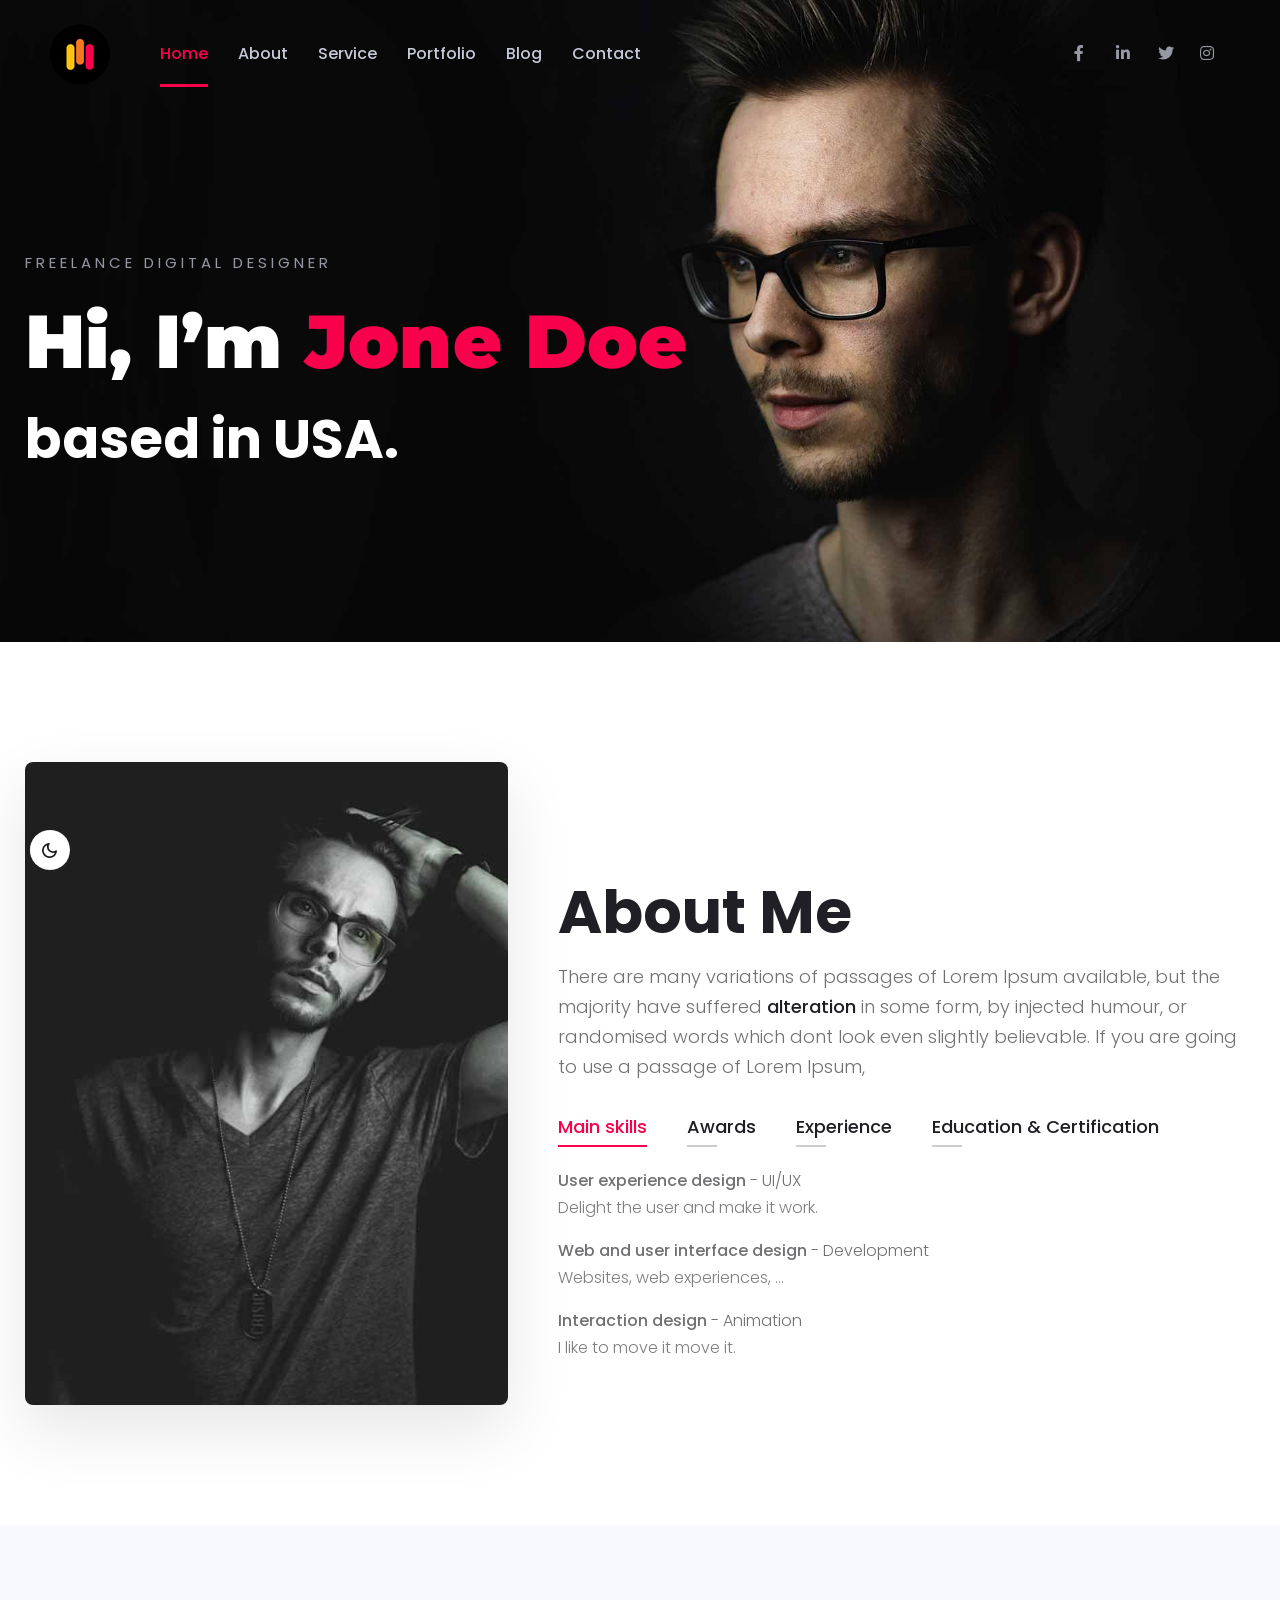
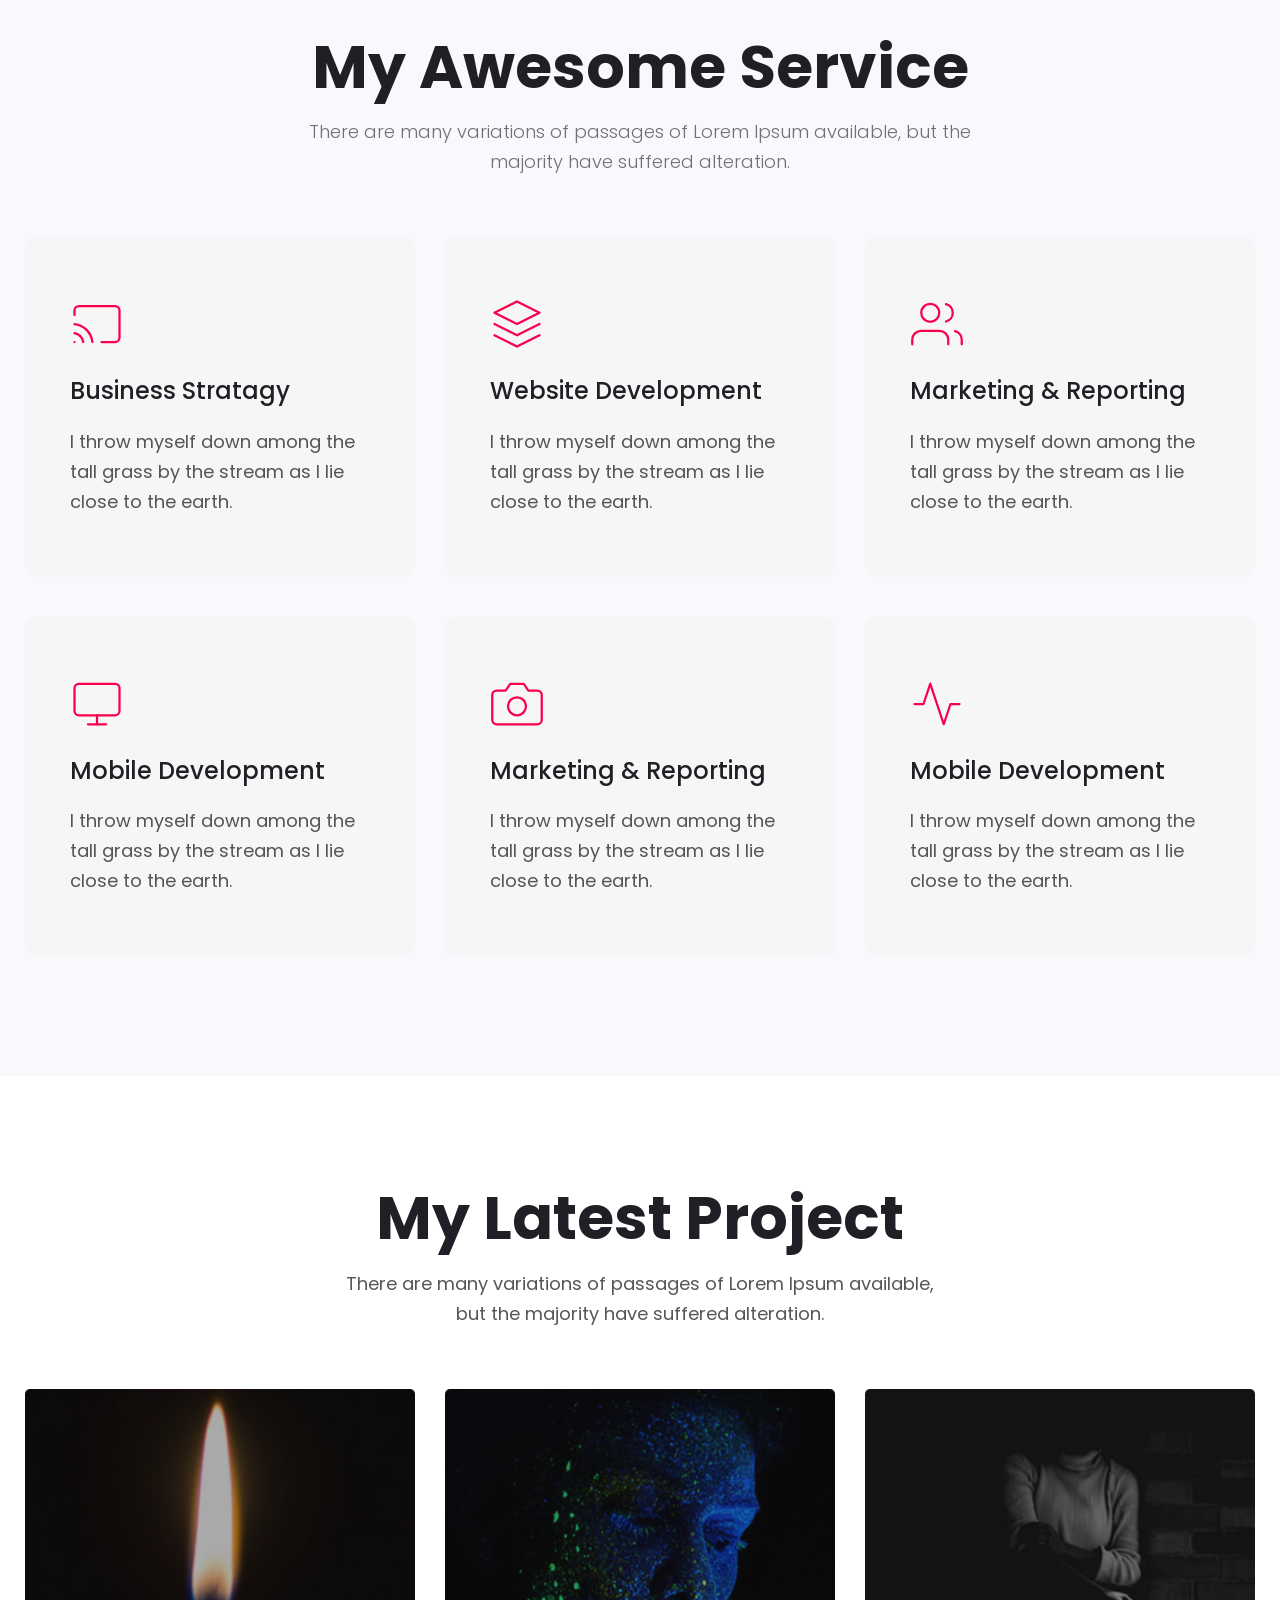
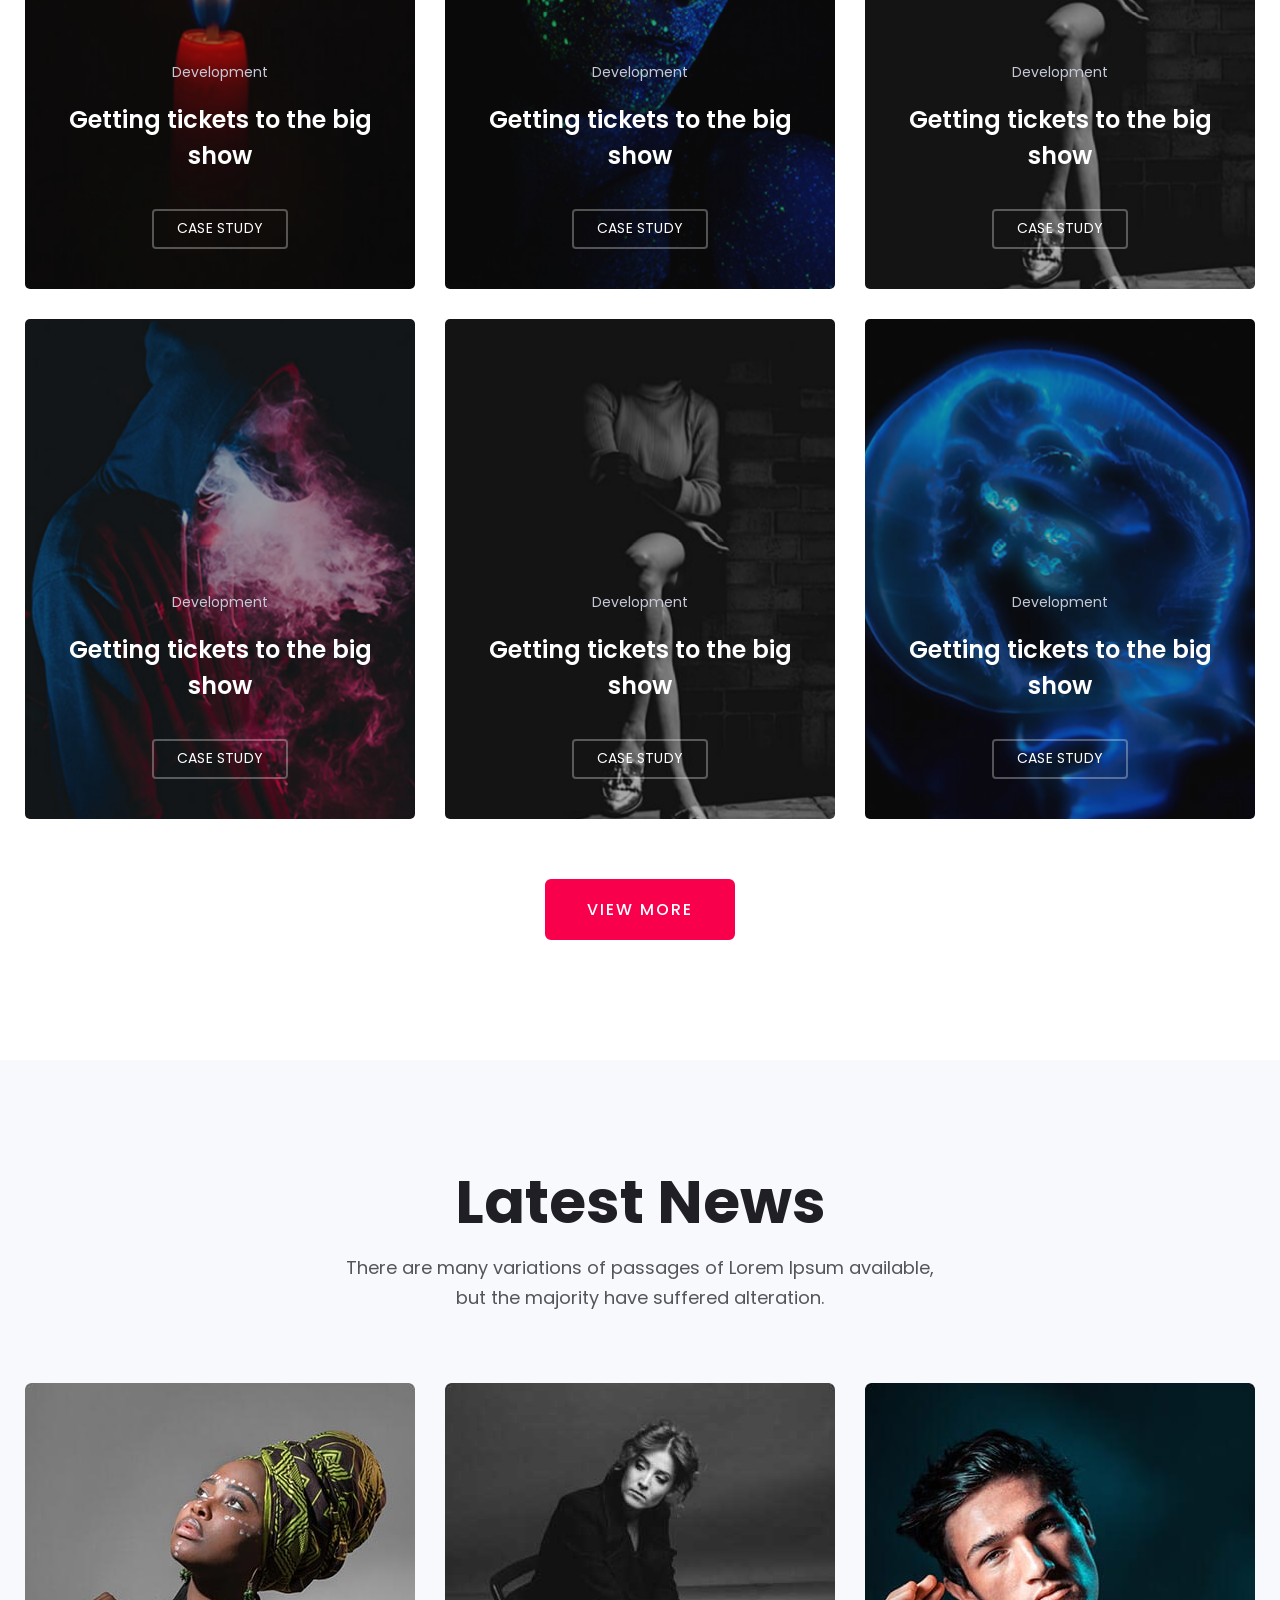
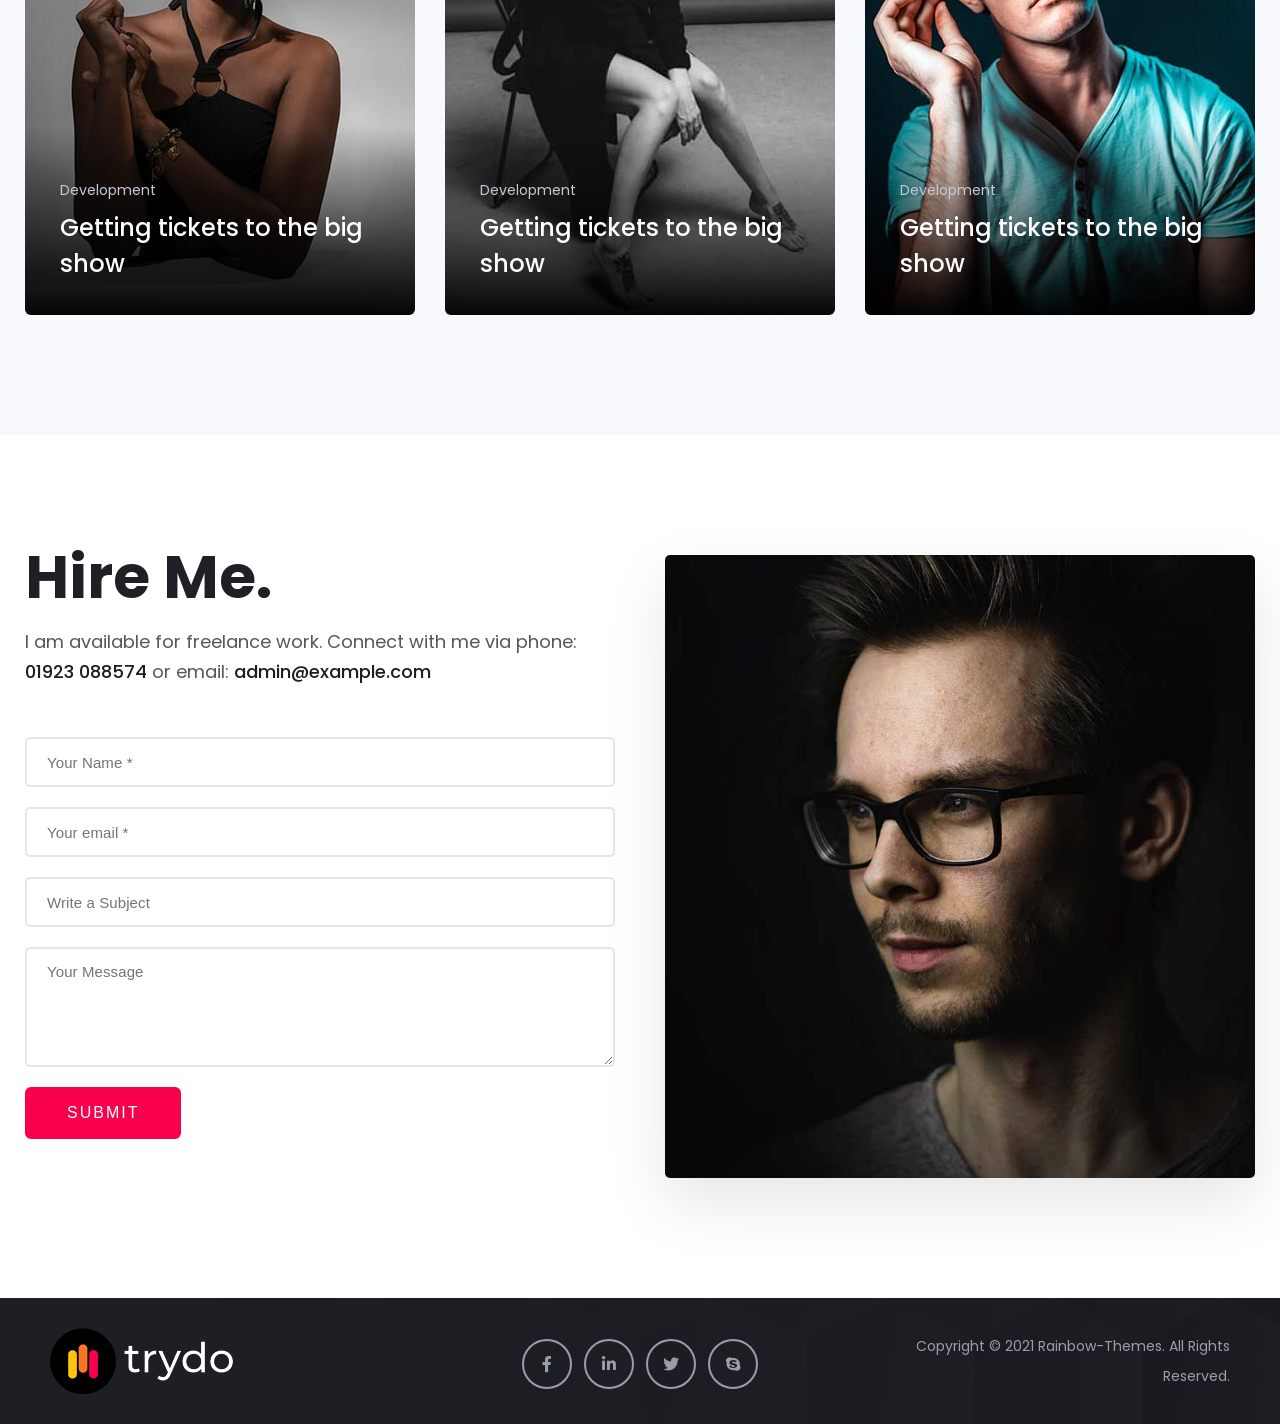
<file: My Protfolio/index.html>
<!doctype html>
<html class="no-js" lang="en">

<head>
    <meta charset="utf-8">
    <meta http-equiv="x-ua-compatible" content="ie=edge">
    <title>Personal Portfolio || MD.Millat Hussain </title>
    <meta name="robots" content="noindex, follow" />
    <meta name="description" content="">
    <meta name="viewport" content="width=device-width, initial-scale=1, shrink-to-fit=no">
    <meta http-equiv="X-UA-Compatible" content="IE=Edge" />
    <!-- Favicon -->
    <link rel="shortcut icon" type="image/x-icon" href="assets/images/favicon.ico">

    <!-- CSS
	============================================ -->
    <!-- Bootstrap CSS -->
    <link rel="stylesheet" href="https://cdnjs.cloudflare.com/ajax/libs/font-awesome/5.15.4/css/all.min.css" integrity="sha512-1ycn6IcaQQ40/MKBW2W4Rhis/DbILU74C1vSrLJxCq57o941Ym01SwNsOMqvEBFlcgUa6xLiPY/NS5R+E6ztJQ==" crossorigin="anonymous" referrerpolicy="no-referrer" />
    <link rel="stylesheet" href="assets/css/vendor/bootstrap.min.css">
   <link rel="stylesheet" href="assets/css/vendor/lightbox.css">
    <link rel="stylesheet" href="assets/css/plugins/plugins.css">
    <link rel="stylesheet" href="assets/css/style.css">

</head>

<body class="position-relative spybody" data-spy="scroll" data-target=".navbar-example2" data-offset="150">
    <div id="my_switcher" class="my_switcher">
        <ul>
            <li>
                <a href="javascript: void(0);" data-theme="light" class="setColor light">
                    <img src="assets/images/about/sun-01.svg" alt="Sun images"><span title="Light Mode"> Light</span>
                </a>
            </li>
            <li>
                <a href="javascript: void(0);" data-theme="dark" class="setColor dark">
                    <img src="assets/images/about/vector.svg" alt="Vector Images"><span title="Dark Mode"> Dark</span>
                </a>
            </li>
        </ul>
    </div>
    <div class="main-page">

        <!-- Start Header Area  -->
        <header class="header-area header-style-two header--transparent header-light-mode header--sticky">
            <div class="header-wrapper">
                <div class="header-left d-flex align-items-center">
                    <div class="logo">
                        <a href="index.html">
                            <img src="assets/images/logo/logo-symbol-dark.png" alt="Creative Agency">
                        </a>
                    </div>
                    <nav class="mainmenunav d-lg-block ml--50">
                        <div class="navbar-example2">
                            <!-- Start Mainmanu Nav -->
                            <ul class="mainmenu nav nav-pills">
                                <li class="nav-item">
                                    <a class="nav-link smoth-animation active" href="#home">Home</a>
                                </li>
                                <li>
                                    <a class="nav-link smoth-animation" href="#about">About</a>
                                </li>
                                <li class="nav-item">
                                    <a class="nav-link smoth-animation" href="#service">Service</a>
                                </li>
                                <li class="nav-item">
                                    <a class="nav-link smoth-animation" href="#portfolio">Portfolio</a>
                                </li>
                                <li class="nav-item">
                                    <a class="nav-link smoth-animation" href="#blog">Blog</a>
                                </li>
                                <li class="nav-item">
                                    <a class="nav-link smoth-animation" href="#contact">Contact</a>
                                </li>
                            </ul>
                            <!-- End Mainmanu Nav -->
                        </div>
                    </nav>
                </div>
                <div class="header-right">
                    <div class="social-share-inner">
                        <ul class="social-share social-style--2 d-flex justify-content-start liststyle">
                            <li><a href="#"><i class="fab fa-facebook-f"></i></a></li>
                            <li><a href="#"><i class="fab fa-linkedin-in"></i></a></li>
                            <li><a href="#"><i class="fab fa-twitter"></i></a></li>
                            <li><a href="#"><i class="fab fa-instagram"></i></a></li>
                        </ul>
                    </div>
                    </div>
                    <!-- Start Humberger Menu  -->
                    <div class="humberger-menu d-block d-lg-none pl--20 pl_sm--10">
                        <span class="menutrigger text-white">
                            <i data-feather="menu"></i>
                        </span>
                    </div>
                    <!-- End Humberger Menu  -->
                    <!-- Start Close Menu  -->
                    <div class="close-menu d-block d-lg-none">
                        <span class="closeTrigger">
                            <i data-feather="x"></i>
                        </span>
                    </div>
                    <!-- End Close Menu  -->
                </div>
            </div>
        </header>
        <!-- End Header Area  -->

        <!-- Start Page Wrapper  -->
        <main class="page-wrapper">
            <!-- Start Slider Area  -->
            <div class="rn-slider-area" id="home">
                <!-- Start Single Slide  -->
                <div class="slide personal-portfolio-slider slider-paralax slider-style-3 dark-slider d-flex align-items-center justify-content-center bg_image bg_image--28">
                    <div class="container">
                        <div class="row">
                            <div class="col-lg-12">
                                <div class="inner text-left">
                                    <span>Freelance digital designer</span>
                                    <h1 class="title">Hi, I’m <span>Jone Doe</span></h1>
                                    <h2>based in USA.</h2>
                                </div>
                            </div>
                        </div>
                    </div>
                    <!-- End Single Slide  -->
                </div>
            </div>
            <!-- End Slider Area  -->

            <!-- Start About Area  -->
            <div class="about-area rn-section-gap bg_color--1" id="about">
                <div class="about-wrapper">
                    <div class="container">
                        <div class="row row--35 align-items-center">
                            <div class="col-lg-5">
                                <div class="thumbnail">
                                    <img class="w-100" src="assets/images/about/about-8.jpg" alt="About Images" />
                                </div>
                            </div>
                            <div class="col-lg-7">
                                <div class="about-inner inner pt--100 pt_sm--40 pt_md--40">
                                    <div class="section-title">
                                        <h2 class="title">About Me</h2>
                                        <p class="description">There are many variations of passages of Lorem Ipsum
                                            available, but the majority have suffered <a href="#">alteration</a> in
                                            some form, by injected humour, or randomised words which dont look even
                                            slightly believable. If you are going to use a passage of Lorem Ipsum,
                                        </p>
                                    </div>
                                    <div class="tab-wrapper mt--30">
                                        <ul class="nav nav-tabs tab-style--1" id="myTab" role="tablist">
                                            <li class="nav-item">
                                                <a class="nav-link active" id="mainskill" data-toggle="tab" href="#rn-mainskill" role="tab" aria-controls="mainskill" aria-selected="true">Main skills</a>
                                            </li>
                                            <li class="nav-item">
                                                <a class="nav-link" id="awards" data-toggle="tab" href="#rn-awards" role="tab" aria-controls="awards" aria-selected="false">Awards</a>
                                            </li>
                                            <li class="nav-item">
                                                <a class="nav-link" id="experience" data-toggle="tab" href="#rn-experience" role="tab" aria-controls="experience" aria-selected="false">Experience</a>
                                            </li>
                                            <li class="nav-item">
                                                <a class="nav-link" id="education" data-toggle="tab" href="#rn-education" role="tab" aria-controls="education" aria-selected="false">Education & Certification</a>
                                            </li>
                                        </ul>
                                        <div class="tab-content" id="myTabContent">
                                            <div class="tab-pane fade show active" id="rn-mainskill" role="tabpanel" aria-labelledby="mainskill">
                                                <div class="single-tab-content">
                                                    <ul>
                                                        <li><a href="service.html">User experience design <span> -
                                                                    UI/UX</span></a>Delight the user and make it
                                                            work.</li>
                                                        <li><a href="service.html">Web and user interface
                                                                design<span> -
                                                                    Development</span></a>Websites, web experiences,
                                                            ...</li>
                                                        <li><a href="service.html">Interaction design <span> -
                                                                    Animation</span></a>I
                                                            like to move it move it.</li>
                                                    </ul>
                                                </div>
                                            </div>
                                            <div class="tab-pane fade" id="rn-awards" role="tabpanel" aria-labelledby="awards">
                                                <div class="single-tab-content">
                                                    <ul>
                                                        <li><a href="service.html">Awwwards.com <span>-
                                                                    Winner</span></a> 2019 -
                                                            2020
                                                        </li>
                                                        <li><a href="service.html">CSS Design Awards <span>-
                                                                    Winner</span></a> 2017
                                                            -
                                                            2018</li>
                                                        <li><a href="service.html">Design nominees <span>- site of
                                                                    the
                                                                    day</span></a>
                                                            2013- 2014</li>
                                                    </ul>
                                                </div>
                                            </div>
                                            <div class="tab-pane fade" id="rn-experience" role="tabpanel" aria-labelledby="experience">
                                                <div class="single-tab-content">
                                                    <ul>
                                                        <li><a href="/service">Sr. Front-end Engineer<span> -
                                                                    Google</span></a> 2018
                                                            - Current</li>
                                                        <li><a href="/service">Front-end Engineer<span> -
                                                                    Microsoft</span></a> 2017
                                                            - 2018</li>
                                                        <li><a href="/service">Software Engineer<span> - Alibaba
                                                                </span></a> 2013-
                                                            2014</li>
                                                    </ul>
                                                </div>
                                            </div>

                                            <div class="tab-pane fade" id="rn-education" role="tabpanel" aria-labelledby="education">
                                                <div class="single-tab-content">
                                                    <ul>
                                                        <li><a href="/service">BSc In CSE<span> - ABC University,
                                                                    Los Angeles,
                                                                    CA</span></a> 2010</li>
                                                        <li><a href="/service">Diploma in Computer Science<span> -
                                                                    Gamma Technical
                                                                    Institute</span></a> 2009</li>
                                                        <li><a href="/service">Graphic Designer<span> - ABC
                                                                    Institute, Los Angeles,
                                                                    CA</span></a> 2007</li>
                                                    </ul>
                                                </div>
                                            </div>
                                        </div>
                                    </div>
                                </div>
                            </div>
                        </div>
                    </div>
                </div>
            </div>
            <!-- End About Area  -->

            <!-- Start Service Area  -->
            <div class="rn-service-area rn-section-gap bg_color--5" id="service">
                <div class="container">
                    <div class="row">
                        <div class="col-lg-12">
                            <div class="section-title service-style--3 text-center mb--20 mb_sm--0 md_md--0">
                                <h2 class="title">My Awesome Service</h2>
                                <p>There are many variations of passages of Lorem Ipsum available, but the majority have
                                    suffered alteration.</p>
                            </div>
                        </div>
                    </div>
                    <div class="row">

                        <!-- Start Single Service  -->
                        <div class="col-lg-4 col-md-6 col-sm-6 col-12 mt--40">
                            <div class="single-service service__style--2 bg-color-gray">
                                <a href="service-details.html">
                                    <div class="service">
                                        <div class="icon">
                                            <i data-feather="cast"></i>
                                        </div>
                                        <div class="content">
                                            <h3 class="title">Business Stratagy</h3>
                                            <p>I throw myself down among the tall grass by the stream as I lie close to
                                                the earth.</p>
                                        </div>
                                    </div>
                                </a>
                            </div>
                        </div>
                        <!-- End Single Service  -->

                        <!-- Start Single Service  -->
                        <div class="col-lg-4 col-md-6 col-sm-6 col-12 mt--40">
                            <div class="single-service service__style--2 bg-color-gray">
                                <a href="service-details.html">
                                    <div class="service">
                                        <div class="icon">
                                            <i data-feather="layers"></i>
                                        </div>
                                        <div class="content">
                                            <h3 class="title">Website Development</h3>
                                            <p>I throw myself down among the tall grass by the stream as I lie close to
                                                the earth.</p>
                                        </div>
                                    </div>
                                </a>
                            </div>
                        </div>
                        <!-- End Single Service  -->

                        <!-- Start Single Service  -->
                        <div class="col-lg-4 col-md-6 col-sm-6 col-12 mt--40">
                            <div class="single-service service__style--2 bg-color-gray">
                                <a href="service-details.html">
                                    <div class="service">
                                        <div class="icon">
                                            <i data-feather="users"></i>
                                        </div>
                                        <div class="content">
                                            <h3 class="title">Marketing & Reporting</h3>
                                            <p>I throw myself down among the tall grass by the stream as I lie close to
                                                the earth.</p>
                                        </div>
                                    </div>
                                </a>
                            </div>
                        </div>
                        <!-- End Single Service  -->

                        <!-- Start Single Service  -->
                        <div class="col-lg-4 col-md-6 col-sm-6 col-12 mt--40">
                            <div class="single-service service__style--2 bg-color-gray">
                                <a href="service-details.html">
                                    <div class="service">
                                        <div class="icon">
                                            <i data-feather="monitor"></i>
                                        </div>
                                        <div class="content">
                                            <h3 class="title">Mobile Development</h3>
                                            <p>I throw myself down among the tall grass by the stream as I lie close to
                                                the earth.</p>
                                        </div>
                                    </div>
                                </a>
                            </div>
                        </div>
                        <!-- End Single Service  -->

                        <!-- Start Single Service  -->
                        <div class="col-lg-4 col-md-6 col-sm-6 col-12 mt--40">
                            <div class="single-service service__style--2 bg-color-gray">
                                <a href="service-details.html">
                                    <div class="service">
                                        <div class="icon">
                                            <i data-feather="camera"></i>
                                        </div>
                                        <div class="content">
                                            <h3 class="title">Marketing & Reporting</h3>
                                            <p>I throw myself down among the tall grass by the stream as I lie close to
                                                the earth.</p>
                                        </div>
                                    </div>
                                </a>
                            </div>
                        </div>
                        <!-- End Single Service  -->

                        <!-- Start Single Service  -->
                        <div class="col-lg-4 col-md-6 col-sm-6 col-12 mt--40">
                            <div class="single-service service__style--2 bg-color-gray">
                                <a href="service-details.html">
                                    <div class="service">
                                        <div class="icon">
                                            <i data-feather="activity"></i>
                                        </div>
                                        <div class="content">
                                            <h3 class="title">Mobile Development</h3>
                                            <p>I throw myself down among the tall grass by the stream as I lie close to
                                                the earth.</p>
                                        </div>
                                    </div>
                                </a>
                            </div>
                        </div>
                        <!-- End Single Service  -->
                    </div>
                </div>
            </div>
            <!-- Start Service Area  -->

            <!-- Start Portfolio Area  -->
            <div class="rn-portfolio-area rn-section-gap bg_color--1" id="portfolio">
                <div class="container">
                    <div class="row">
                        <div class="col-lg-12">
                            <div class="section-title section-title--3 text-center mb--30">
                                <h2 class="title">My Latest Project</h2>
                                <p>There are many variations of passages of Lorem Ipsum available, <br /> but the
                                    majority have suffered alteration.</p>
                            </div>
                        </div>
                    </div>
                    <div class="row">
                        <!-- Start Single Portfolio  -->
                        <div class="col-lg-4 col-md-6 col-sm-6 col-12 mt--30">
                            <div class="portfolio text-center">
                                <div class="thumbnail-inner">
                                    <div class="thumbnail image-8"></div>
                                    <div class="bg-blr-image image-8"></div>
                                </div>
                                <div class="content">
                                    <div class="inner">
                                        <p>Development</p>
                                        <h4><a href="portfolio-details.html">Getting tickets to the big show</a>
                                        </h4>
                                        <div class="portfolio-button">
                                            <a class="rn-btn" href="portfolio-details.html">Case Study</a>
                                        </div>
                                    </div>
                                </div>
                            </div>
                        </div>
                        <!-- End Single Portfolio  -->

                        <!-- Start Single Portfolio  -->
                        <div class="col-lg-4 col-md-6 col-sm-6 col-12 mt--30">
                            <div class="portfolio text-center">
                                <div class="thumbnail-inner">
                                    <div class="thumbnail image-7"></div>
                                    <div class="bg-blr-image image-7"></div>
                                </div>
                                <div class="content">
                                    <div class="inner">
                                        <p>Development</p>
                                        <h4><a href="portfolio-details.html">Getting tickets to the big show</a>
                                        </h4>
                                        <div class="portfolio-button">
                                            <a class="rn-btn" href="portfolio-details.html">Case Study</a>
                                        </div>
                                    </div>
                                </div>
                            </div>
                        </div>
                        <!-- End Single Portfolio  -->

                        <!-- Start Single Portfolio  -->
                        <div class="col-lg-4 col-md-6 col-sm-6 col-12 mt--30">
                            <div class="portfolio text-center">
                                <div class="thumbnail-inner">
                                    <div class="thumbnail image-3"></div>
                                    <div class="bg-blr-image image-3"></div>
                                </div>
                                <div class="content">
                                    <div class="inner">
                                        <p>Development</p>
                                        <h4><a href="portfolio-details.html">Getting tickets to the big show</a>
                                        </h4>
                                        <div class="portfolio-button">
                                            <a class="rn-btn" href="portfolio-details.html">Case Study</a>
                                        </div>
                                    </div>
                                </div>
                            </div>
                        </div>
                        <!-- End Single Portfolio  -->
                        <!-- Start Single Portfolio  -->
                        <div class="col-lg-4 col-md-6 col-sm-6 col-12 mt--30">
                            <div class="portfolio text-center">
                                <div class="thumbnail-inner">
                                    <div class="thumbnail image-4"></div>
                                    <div class="bg-blr-image image-4"></div>
                                </div>
                                <div class="content">
                                    <div class="inner">
                                        <p>Development</p>
                                        <h4><a href="portfolio-details.html">Getting tickets to the big show</a>
                                        </h4>
                                        <div class="portfolio-button">
                                            <a class="rn-btn" href="portfolio-details.html">Case Study</a>
                                        </div>
                                    </div>
                                </div>
                            </div>
                        </div>
                        <!-- End Single Portfolio  -->

                        <!-- Start Single Portfolio  -->
                        <div class="col-lg-4 col-md-6 col-sm-6 col-12 mt--30">
                            <div class="portfolio text-center">
                                <div class="thumbnail-inner">
                                    <div class="thumbnail image-3"></div>
                                    <div class="bg-blr-image image-3"></div>
                                </div>
                                <div class="content">
                                    <div class="inner">
                                        <p>Development</p>
                                        <h4><a href="portfolio-details.html">Getting tickets to the big show</a>
                                        </h4>
                                        <div class="portfolio-button">
                                            <a class="rn-btn" href="portfolio-details.html">Case Study</a>
                                        </div>
                                    </div>
                                </div>
                            </div>
                        </div>
                        <!-- End Single Portfolio  -->

                        <!-- Start Single Portfolio  -->
                        <div class="col-lg-4 col-md-6 col-sm-6 col-12 mt--30">
                            <div class="portfolio text-center">
                                <div class="thumbnail-inner">
                                    <div class="thumbnail image-2"></div>
                                    <div class="bg-blr-image image-2"></div>
                                </div>
                                <div class="content">
                                    <div class="inner">
                                        <p>Development</p>
                                        <h4><a href="portfolio-details.html">Getting tickets to the big show</a>
                                        </h4>
                                        <div class="portfolio-button">
                                            <a class="rn-btn" href="portfolio-details.html">Case Study</a>
                                        </div>
                                    </div>
                                </div>
                            </div>
                        </div>
                        <!-- End Single Portfolio  -->
                    </div>
                    <div class="row">
                        <div class="col-lg-12">
                            <div class="view-more-btn mt--60 mt_sm--30 text-center">
                                <a class="rn-button-style--2 btn_solid" href="#">View More</a>
                            </div>
                        </div>
                    </div>
                </div>
            </div>
            <!-- Start Portfolio Area  -->

            <!-- Start Blog Area  -->
            <div class="rn-blog-area rn-section-gap bg_color--5" id="blog">
                <div class="container">
                    <div class="row">
                        <div class="col-lg-12">
                            <div class="section-title section-title--3 text-center mb--30">
                                <h2 class="title">Latest News</h2>
                                <p>There are many variations of passages of Lorem Ipsum available, <br /> but the
                                    majority have suffered alteration.</p>
                            </div>
                        </div>
                    </div>
                    <div class="row">
                        <!-- Start Blog Area  -->
                        <div class="col-lg-4 col-md-6 col-sm-6 col-12">
                            <div class="blog blog-style--1">
                                <div class="thumbnail">
                                    <a href="blog-details.html">
                                        <img class="w-100" src="assets/images/blog/blog-01.jpg" alt="Blog Images" />
                                    </a>
                                </div>
                                <div class="content">
                                    <p class="blogtype">Development</p>
                                    <h4 class="title"><a href="blog-details.html">Getting tickets to the big show</a>
                                    </h4>
                                    <div class="blog-btn">
                                        <a class="rn-btn text-white" href="blog-details.html">Read More</a>
                                    </div>
                                </div>
                            </div>
                        </div>
                        <!-- End Blog Area  -->

                        <!-- Start Blog Area  -->
                        <div class="col-lg-4 col-md-6 col-sm-6 col-12">
                            <div class="blog blog-style--1">
                                <div class="thumbnail">
                                    <a href="blog-details.html">
                                        <img class="w-100" src="assets/images/blog/blog-02.jpg" alt="Blog Images" />
                                    </a>
                                </div>
                                <div class="content">
                                    <p class="blogtype">Development</p>
                                    <h4 class="title"><a href="blog-details.html">Getting tickets to the big show</a>
                                    </h4>
                                    <div class="blog-btn">
                                        <a class="rn-btn text-white" href="blog-details.html">Read More</a>
                                    </div>
                                </div>
                            </div>
                        </div>
                        <!-- End Blog Area  -->

                        <!-- Start Blog Area  -->
                        <div class="col-lg-4 col-md-6 col-sm-6 col-12">
                            <div class="blog blog-style--1">
                                <div class="thumbnail">
                                    <a href="blog-details.html">
                                        <img class="w-100" src="assets/images/blog/blog-03.jpg" alt="Blog Images" />
                                    </a>
                                </div>
                                <div class="content">
                                    <p class="blogtype">Development</p>
                                    <h4 class="title"><a href="blog-details.html">Getting tickets to the big show</a>
                                    </h4>
                                    <div class="blog-btn">
                                        <a class="rn-btn text-white" href="blog-details.html">Read More</a>
                                    </div>
                                </div>
                            </div>
                        </div>
                        <!-- End Blog Area  -->
                    </div>
                </div>
            </div>
            <!-- End Blog Area  -->

            <!-- Start Contact Area  -->
            <div class="rn-contact-area rn-section-gap bg_color--1" id="contact">
                <div class="contact-form--1">
                    <div class="container">
                        <div class="row row--35 align-items-start">
                            <div class="col-lg-6 order-2 order-lg-1">
                                <div class="section-title text-left mb--50 mb_sm--30 mb_md--30">
                                    <h2 class="title">Hire Me.</h2>
                                    <p class="description">I am available for freelance work. Connect with me via
                                        phone:
                                        <a href="tel:+8801923088574">01923 088574</a> or email:
                                        <a href="mailto:admin@example.com"> admin@example.com</a> </p>
                                </div>
                                <div class="form-wrapper">
                                    <form>
                                        <label htmlFor="item01">
                                            <input type="text" name="name" id="item01" placeholder="Your Name *" />
                                        </label>

                                        <label htmlFor="item02">
                                            <input type="text" name="email" id="item02" placeholder="Your email *">
                                        </label>

                                        <label htmlFor="item03">
                                            <input type="text" name="subject" id="item03" placeholder="Write a Subject">
                                        </label>
                                        <label htmlFor="item04">
                                            <textarea type="text" id="item04" name="message" placeholder="Your Message"></textarea>
                                        </label>
                                        <button class="rn-button-style--2 btn_solid" type="submit" value="submit" name="submit" id="mc-embedded-subscribe">Submit</button>
                                    </form>
                                </div>
                            </div>
                            <div class="col-lg-6 order-1 order-lg-2">
                                <div class="thumbnail mb_md--30 mb_sm--30">
                                    <img src="assets/images/about/about-9.jpg" alt="trydo" />
                                </div>
                            </div>
                        </div>
                    </div>
                </div>
            </div>
            <!-- End Contact Area  -->
        </main>
        <!-- End Page Wrapper  -->
        <!-- Start Footer Style Two  -->
        <div class="footer-style-2 ptb--30 bg_image bg_image--1" data-black-overlay="6">
            <div class="wrapper plr--50 plr_sm--20">
                <div class="row align-items-center justify-content-between">
                    <div class="col-lg-4 col-md-6 col-sm-6 col-12">
                        <div class="inner">
                            <div class="logo text-center text-sm-left mb_sm--20">
                                <a href="#">
                                    <img src="assets/images/logo/logo.png" alt="Logo images" />
                                </a>
                            </div>
                        </div>
                    </div>
                    <div class="col-lg-4 col-md-6 col-sm-6 col-12">
                        <div class="inner text-center">
                            <ul class="social-share rn-lg-size d-flex justify-content-center liststyle">
                                <li><a href="#"><i class="fab fa-facebook-f"></i></a></li>
                                <li><a href="#"><i class="fab fa-linkedin-in"></i></a></li>
                                <li><a href="#"><i class="fab fa-twitter"></i></a></li>
                                <li><a href="#"><i class="fab fa-skype"></i></a></li>
                            </ul>
                        </div>
                    </div>
                    <div class="col-lg-4 col-md-12 col-sm-12 col-12">
                        <div class="inner text-lg-right text-center mt_md--20 mt_sm--20">
                            <div class="text">
                                <p>Copyright © 2021 Rainbow-Themes. All Rights Reserved.</p>
                            </div>
                        </div>
                    </div>
                </div>
            </div>
        </div>
        <!-- End Footer Style Two  -->
    </div>
    <!-- JS
============================================ -->
    <!-- Modernizer JS -->
    <script src="assets/js/vendor/modernizr.min.js"></script>
    <!-- jQuery JS -->
    <script src="assets/js/vendor/jquery.js"></script>
    <!-- Bootstrap JS -->
    <script src="assets/js/vendor/bootstrap.min.js"></script>
    <script src="assets/js/vendor/stellar.js"></script>
    <script src="assets/js/vendor/particles.js"></script>
    <script src="assets/js/vendor/masonry.js"></script>
    <script src="assets/js/vendor/stickysidebar.js"></script>
    <script src="assets/js/plugins/plugins.js"></script>
    <script src="assets/js/vendor/js.cookie.js"></script>
    <script src="assets/js/vendor/jquery.style.switcher.js"></script>
    <!-- Main JS -->
    <script src="assets/js/main.js"></script>


</body>

</html>
</file>
<file: My Protfolio/assets/css/plugins/plugins.css>
/*====================
    Plugins Css 
======================*/
.slick-slider{position:relative;display:block;-webkit-box-sizing:border-box;box-sizing:border-box;-webkit-user-select:none;-moz-user-select:none;-ms-user-select:none;user-select:none;-webkit-touch-callout:none;-khtml-user-select:none;-ms-touch-action:pan-y;touch-action:pan-y;-webkit-tap-highlight-color:transparent}.slick-list{position:relative;display:block;overflow:hidden;margin:0;padding:0}.slick-list:focus{outline:none}.slick-list.dragging{cursor:pointer;cursor:hand}.slick-slider .slick-track,.slick-slider .slick-list{-webkit-transform:translate3d(0,0,0);-ms-transform:translate3d(0,0,0);transform:translate3d(0,0,0)}.slick-track{position:relative;top:0;left:0;display:block;margin-left:auto;margin-right:auto}.slick-track:before,.slick-track:after{display:table;content:''}.slick-track:after{clear:both}.slick-loading .slick-track{visibility:hidden}.slick-slide{display:none;float:left;height:100%;min-height:1px}[dir='rtl'] .slick-slide{float:right}.slick-slide img{display:block}.slick-slide.slick-loading img{display:none}.slick-slide.dragging img{pointer-events:none}.slick-initialized .slick-slide{display:block}.slick-loading .slick-slide{visibility:hidden}.slick-vertical .slick-slide{display:block;height:auto;border:1px solid transparent}.slick-arrow.slick-hidden{display:none}
.slick-loading .slick-list{background:#fff url(../../images/ajax-loader.gif) center center no-repeat}@font-face{font-family:'slick';font-weight:400;font-style:normal;src:url(../../fonts/slick.eot);src:url('../../fonts/slick.eot?#iefix') format('embedded-opentype'),url(../../fonts/slick.woff) format('woff'),url(../../fonts/slick.ttf) format('truetype'),url('../../fonts/slick.svg#slick') format('svg')}.slick-prev,.slick-next{font-size:0;line-height:0;position:absolute;top:50%;display:block;width:20px;height:20px;padding:0;-webkit-transform:translate(0,-50%);-ms-transform:translate(0,-50%);transform:translate(0,-50%);cursor:pointer;color:transparent;border:none;outline:none;background:transparent}.slick-prev:hover,.slick-prev:focus,.slick-next:hover,.slick-next:focus{color:transparent;outline:none;background:transparent}.slick-prev:hover:before,.slick-prev:focus:before,.slick-next:hover:before,.slick-next:focus:before{opacity:1}.slick-prev.slick-disabled:before,.slick-next.slick-disabled:before{opacity:.25}.slick-prev:before,.slick-next:before{font-family:'slick';font-size:20px;line-height:1;opacity:.75;color:white;-webkit-font-smoothing:antialiased;-moz-osx-font-smoothing:grayscale}.slick-prev{left:-25px}[dir='rtl'] .slick-prev{right:-25px;left:auto}.slick-prev:before{content:'â†'}[dir='rtl'] .slick-prev:before{content:'â†’'}.slick-next{right:-25px}[dir='rtl'] .slick-next{right:auto;left:-25px}.slick-next:before{content:'â†’'}[dir='rtl'] .slick-next:before{content:'â†'}.slick-dotted.slick-slider{margin-bottom:30px}.slick-dots{position:absolute;bottom:-25px;display:block;width:100%;padding:0;margin:0;list-style:none;text-align:center}.slick-dots li{position:relative;display:inline-block;width:20px;height:20px;margin:0 5px;padding:0;cursor:pointer}.slick-dots li button{font-size:0;line-height:0;display:block;width:20px;height:20px;padding:5px;cursor:pointer;color:transparent;border:0;outline:none;background:transparent}.slick-dots li button:hover,.slick-dots li button:focus{outline:none}.slick-dots li button:hover:before,.slick-dots li button:focus:before{opacity:1}.slick-dots li button:before{font-family:'slick';font-size:6px;line-height:20px;position:absolute;top:0;left:0;width:20px;height:20px;content:'â€¢';text-align:center;opacity:.25;color:black;-webkit-font-smoothing:antialiased;-moz-osx-font-smoothing:grayscale}.slick-dots li.slick-active button:before{opacity:.75;color:black}
</file>
<file: My Protfolio/assets/css/style.css>
@import url("https://fonts.googleapis.com/css?family=Montserrat:400,400i,500,600,700,800,900|Poppins:300,400,500,600,700,700i&display=swap");
* {
  -webkit-box-sizing: border-box;
  box-sizing: border-box;
}

article,
aside,
details,
figcaption,
figure,
footer,
header,
nav,
section,
summary {
  display: block;
}

audio,
canvas,
video {
  display: inline-block;
}

audio:not([controls]) {
  display: none;
  height: 0;
}

[hidden] {
  display: none;
}

html,
button,
input,
select,
textarea {
  font-family: "Source Sans Pro", Helvetica, sans-serif;
}

a {
  color: #ca3c08;
  text-decoration: none;
}

a:visited {
  color: #ac0404;
}

a:focus {
  outline: thin dotted;
}

a:active,
a:hover {
  color: #ea9629;
  outline: 0;
}

a:hover {
  text-decoration: underline;
}

address {
  font-style: italic;
  margin: 0 0 24px;
}

abbr[title] {
  border-bottom: 1px dotted;
}

b,
strong {
  font-weight: bold;
}

dfn {
  font-style: italic;
}

mark {
  background: #ff0;
  color: #000;
}

p {
  margin: 0 0 24px;
}

code,
kbd,
pre,
samp {
  font-family: monospace, serif;
  font-size: 14px;
  -webkit-hyphens: none;
  -moz-hyphens: none;
  -ms-hyphens: none;
  hyphens: none;
}

pre {
  background: #f5f5f5;
  color: #666;
  font-family: monospace;
  font-size: 14px;
  margin: 20px 0;
  overflow: auto;
  padding: 20px;
  white-space: pre;
  white-space: pre-wrap;
  word-wrap: break-word;
}

blockquote,
q {
  -webkit-hyphens: none;
  -moz-hyphens: none;
  -ms-hyphens: none;
  hyphens: none;
  quotes: none;
}

blockquote:before,
blockquote:after,
q:before,
q:after {
  content: "";
  content: none;
}

blockquote {
  font-size: 18px;
  font-style: italic;
  font-weight: 300;
  margin: 24px 40px;
}

blockquote blockquote {
  margin-right: 0;
}

blockquote cite,
blockquote small {
  font-size: 14px;
  font-weight: normal;
  text-transform: uppercase;
}

blockquote em,
blockquote i {
  font-style: normal;
  font-weight: 300;
}

blockquote strong,
blockquote b {
  font-weight: 400;
}

small {
  font-size: smaller;
}

sub,
sup {
  font-size: 75%;
  line-height: 0;
  position: relative;
  vertical-align: baseline;
}

sup {
  top: -0.5em;
}

sub {
  bottom: -0.25em;
}

dl {
  margin: 0 20px;
}

dt {
  font-weight: bold;
}

dd {
  margin: 0 0 20px;
}

menu,
ol,
ul {
  margin: 16px 0;
  padding: 0 0 0 40px;
}

ul {
  list-style-type: square;
}

nav ul,
nav ol {
  list-style: none;
  list-style-image: none;
}

li > ul,
li > ol {
  margin: 0;
}

img {
  -ms-interpolation-mode: bicubic;
  border: 0;
  vertical-align: middle;
}

svg:not(:root) {
  overflow: hidden;
}

figure {
  margin: 0;
}

form {
  margin: 0;
}

fieldset {
  border: 1px solid #c0c0c0;
  margin: 0 2px;
  min-width: inherit;
  padding: 0.35em 0.625em 0.75em;
}

legend {
  border: 0;
  padding: 0;
  white-space: normal;
}

button,
input,
select,
textarea {
  font-size: 100%;
  margin: 0;
  max-width: 100%;
  vertical-align: baseline;
}

button,
input {
  line-height: normal;
}

button,
html input[type="button"],
input[type="reset"],
input[type="submit"] {
  -webkit-appearance: button;
  -moz-appearance: button;
  appearance: button;
  cursor: pointer;
}

button[disabled],
input[disabled] {
  cursor: default;
}

input[type="checkbox"],
input[type="radio"] {
  padding: 0;
}

input[type="search"] {
  -webkit-appearance: textfield;
  -moz-appearance: textfield;
  appearance: textfield;
  appearance: textfield;
  padding-right: 2px;
  width: 270px;
}

input[type="search"]::-webkit-search-decoration {
  -webkit-appearance: none;
  appearance: none;
}

button::-moz-focus-inner,
input::-moz-focus-inner {
  border: 0;
  padding: 0;
}

textarea {
  overflow: auto;
  vertical-align: top;
}

table {
  border-bottom: 1px solid #ededed;
  border-collapse: collapse;
  border-spacing: 0;
  font-size: 14px;
  line-height: 2;
  margin: 0 0 20px;
  width: 100%;
}

caption,
th,
td {
  font-weight: normal;
  text-align: left;
}

caption {
  font-size: 16px;
  margin: 20px 0;
}

th {
  font-weight: bold;
  text-transform: uppercase;
}

td {
  border-top: 1px solid #ededed;
  padding: 6px 10px 6px 0;
}

del {
  color: #333;
}

ins {
  background: #fff9c0;
  text-decoration: none;
}

hr {
  background-size: 4px 4px;
  border: 0;
  height: 1px;
  margin: 0 0 24px;
}

/**
 * Typography
 */
* {
  -webkit-box-sizing: border-box;
          box-sizing: border-box;
}

img {
  max-width: 100%;
}

html {
  overflow: hidden;
  overflow-y: auto;
}

body {
  overflow: hidden;
  font-size: 14px;
  line-height: 1.71429;
  -webkit-font-smoothing: antialiased;
  -moz-osx-font-smoothing: grayscale;
  font-family: "Poppins", sans-serif;
  color: #1d1d24;
  font-weight: 400;
}

a {
  -webkit-transition: all 0.4s ease-in-out 0s;
  -o-transition: all 0.4s ease-in-out 0s;
  transition: all 0.4s ease-in-out 0s;
}

h1,
h2,
h3,
h4,
h5,
h6,
.h1,
.h2,
.h3,
.h4,
.h5,
.h6,
address,
p,
pre,
blockquote,
dl,
dd,
menu,
ol,
ul,
table,
caption,
hr {
  margin: 0;
  margin-bottom: 15px;
}

h1,
h2,
h3,
h4,
h5,
h6,
.h1,
.h2,
.h3,
.h4,
.h5,
.h6 {
  font-family: "Poppins", sans-serif;
  line-height: 1.4074;
  color: #1f1f25;
}

h1,
.h1 {
  font-size: 64px;
}

h2,
.h2 {
  font-size: 54px;
}

h3,
.h3 {
  font-size: 24px;
}

h4,
.h4 {
  font-size: 20px;
}

h5,
.h5 {
  font-size: 18px;
}

h6,
.h6 {
  font-size: 16px;
}

@media only screen and (min-width: 768px) and (max-width: 991px) {
  h1,
  .h1 {
    font-size: 60px;
  }
  h2,
  .h2 {
    font-size: 52px;
  }
  h3,
  .h3 {
    font-size: 22px;
  }
}

@media only screen and (max-width: 767px) {
  h1,
  .h1 {
    font-size: 58px;
  }
  h2,
  .h2 {
    font-size: 50px;
  }
  h3,
  .h3 {
    font-size: 22px;
  }
}

@media only screen and (max-width: 575px) {
  h1,
  .h1 {
    font-size: 56px;
  }
}

h1,
.h1,
h2,
.h2,
h3,
.h3 {
  font-weight: 700;
}

h4,
.h4,
h5,
.h5 {
  font-weight: 600;
}

h6,
.h6 {
  font-weight: 500;
}

a:hover,
a:focus,
a:active {
  text-decoration: none;
  outline: none;
}

a:visited {
  color: inherit;
}

input,
button,
select,
textarea {
  background: transparent;
  border: 1px solid #d4d4d4;
  -webkit-transition: all 0.4s ease-out 0s;
  -o-transition: all 0.4s ease-out 0s;
  transition: all 0.4s ease-out 0s;
  color: #1d1d24;
}

input:focus, input:active,
button:focus,
button:active,
select:focus,
select:active,
textarea:focus,
textarea:active {
  outline: none;
  border-color: #f9004d;
}

input,
select,
textarea {
  width: 100%;
  font-size: 14px;
}

input,
select {
  height: 40px;
  padding: 0 15px;
}

ul.liststyle.bullet li {
  font-size: 18px;
  line-height: 30px;
  color: rgba(29, 29, 36, 0.75);
  position: relative;
  padding-left: 30px;
}

@media only screen and (max-width: 767px) {
  ul.liststyle.bullet li {
    padding-left: 19px;
  }
}

ul.liststyle.bullet li::before {
  position: absolute;
  content: "";
  width: 6px;
  height: 6px;
  border-radius: 100%;
  background: rgba(29, 29, 36, 0.75);
  left: 0;
  top: 10px;
}

ul.liststyle.bullet li + li {
  margin-top: 8px;
}

/*=====================
Common Css 
=======================*/
.textBlack {
  color: #000000;
}

.bodyColor {
  color: #535353;
}

.single-service.service__style--2:hover .content h3.title, .single-service.service__style--2:hover .content p {
  color: #ffffff;
}

.color-1 {
  color: #8956e2;
}

.color-2 {
  color: #11ccd3;
}

.color-3 {
  color: #f4769a;
}

.color-4 {
  color: #2f21b3;
}

.bgcolor-4 {
  background: #2f21b3;
}

.mainmenunav ul.mainmenu, .mainmenunav ul.mainmenu > li > ul.submenu, .color-white .mainmenunav ul.mainmenu, .color-black .mainmenunav ul.mainmenu, .breadcrumb-inner .page-list, .rn-pagination ul.page-list, ul.brand-style, ul.nav.tab-style--1, .list-style--1, ul.list-style, .blog-single-page-title ul.blog-meta {
  padding: 0;
  margin: 0;
  list-style: none;
}

.liststyle {
  padding: 0;
  margin: 0;
  list-style: none;
}

.header-area .header-wrapper a.rn-btn, .mainmenunav ul.mainmenu > li > a, .mainmenunav ul.mainmenu > li > ul.submenu, .mainmenunav ul.mainmenu > li > ul.submenu li a, a.btn-transparent, a.btn-transparent::after, a.rn-btn,
button.rn-btn,
.rn-btn, .rn-pagination ul.page-list li a::before, ul.social-share li a, .footer-default .footer-right .footer-widget ul.ft-link li a, .portfolio, .portfolio .thumbnail-inner::before, .portfolio .thumbnail::after, .portfolio .bg-blr-image, .portfolio .content .inner .portfolio-button, .portfolio-tilthover .portfolio .bg-blr-image, .portfolio-tilthover .portfolio .content, .portfolio-sacousel-inner .slick-dots li button::after,
.rn-slick-dot .slick-dots li button::after, .portfolio-style--3, .portfolio-style--3 .thumbnail a img, .portfolio-style--3 .thumbnail a::after, .portfolio-style--3 .content, .portfolio-style--3 .content::before, .portfolio-style--3 .content h4.title a, .portfolio-style--3 .content .portfolio-btn, .single-service.service__style--1, .single-service.service__style--1 .icon, .single-service.service__style--1 .content h3.title, .single-service.service__style--1 .content p, .single-service.service__style--2 a, .single-service.service__style--2 .icon, .single-service.service__style--2 .content h3.title, .single-service.service__style--2 .content p, .single-service.service__style--2 a::before, .single-service.service__style--3, .single-service.service__style--4, .single-service.service__style--4::before, .single-service.service__style--4 .icon, .single-service.service__style--4 .content h3.title, .single-service.service__style--4 .content p, .standard-service .content h3 a, .team .thumbnail img, .team .thumbnail::after, ul.nav.tab-style--1 li a, ul.nav.tab-style--1 li a::before, .rn-address .icon, .rn-address .inner p a, input,
textarea, .rn-pricing .pricing-table-inner .pricing-footer a.rn-btn, .blog.blog-style--1, .blog.blog-style--1 .thumbnail a img, .blog.blog-style--1 .thumbnail a::after, .blog.blog-style--1 .content, .blog.blog-style--1 .content::before, .blog.blog-style--1 .content h4.title a, .blog.blog-style--1 .content .blog-btn, .related-work .inner h4 a, .single-demo a, .pv-tab-button li span::after,
.pv-tab-button button span::after {
  -webkit-transition: all 0.3s cubic-bezier(0.645, 0.045, 0.355, 1);
  -o-transition: all 0.3s cubic-bezier(0.645, 0.045, 0.355, 1);
  transition: all 0.3s cubic-bezier(0.645, 0.045, 0.355, 1);
}

.about-us-list h3.title {
  font-weight: 500;
}

.section-title-default h2.title {
  font-weight: 400;
}

.fontWeight900 {
  font-weight: 900 !important;
}

.fontWeight800 {
  font-weight: 800 !important;
}

.fontWeight700 {
  font-weight: 700 !important;
}

.fontWeight600 {
  font-weight: 600 !important;
}

.fontWeight500 {
  font-weight: 500 !important;
}

.fontWeight400 {
  font-weight: 400 !important;
}

.fontWeight300 {
  font-weight: 300 !important;
}

.single-service.service__style--1, .single-service.service__style--2, .single-service.service__style--3 {
  position: relative;
}

.textUpper {
  text-transform: uppercase;
}

.textCap {
  text-transform: capitalize;
}

p:last-child {
  margin-bottom: 0;
}

.bg_image {
  background-repeat: no-repeat;
  background-size: cover;
  background-position: center center;
}

.text-default-gradient {
  background: -webkit-gradient(linear, left top, right top, color-stop(50%, #f81f01), color-stop(50%, #ee076e));
  background: -webkit-linear-gradient(left, #f81f01 50%, #ee076e 50%);
  background: -o-linear-gradient(left, #f81f01 50%, #ee076e 50%);
  background: linear-gradient(to right, #f81f01 50%, #ee076e 50%);
  -webkit-background-clip: text;
  -webkit-text-fill-color: transparent;
}

.theme-gradient {
  background: -webkit-linear-gradient(349deg, #f81f01 0, #ee076e 100%);
  background: -o-linear-gradient(349deg, #f81f01 0, #ee076e 100%);
  background: linear-gradient(-259deg, #f81f01 0, #ee076e 100%);
}

.rn-pagination ul.page-list li a::before {
  background: -webkit-linear-gradient(349deg, #f81f01 0, #ee076e 100%);
  background: -o-linear-gradient(349deg, #f81f01 0, #ee076e 100%);
  background: linear-gradient(-259deg, #f81f01 0, #ee076e 100%);
}

/*!
Animate.css - http://daneden.me/animate
Version - 3.4.0
Licensed under the MIT license - http://opensource.org/licenses/MIT

Copyright (c) 2015 Daniel Eden
*/
.animated {
  -webkit-animation-duration: 1s;
  animation-duration: 1s;
  -webkit-animation-fill-mode: both;
  animation-fill-mode: both;
}

.animated.infinite {
  -webkit-animation-iteration-count: infinite;
  animation-iteration-count: infinite;
}

.animated.hinge {
  -webkit-animation-duration: 2s;
  animation-duration: 2s;
}

.animated.bounceIn,
.animated.bounceOut {
  -webkit-animation-duration: .75s;
  animation-duration: .75s;
}

.animated.flipOutX,
.animated.flipOutY {
  -webkit-animation-duration: .75s;
  animation-duration: .75s;
}

@-webkit-keyframes bounce {
  from, 20%, 53%, 80%, to {
    -webkit-animation-timing-function: cubic-bezier(0.215, 0.61, 0.355, 1);
    animation-timing-function: cubic-bezier(0.215, 0.61, 0.355, 1);
    -webkit-transform: translate3d(0, 0, 0);
    transform: translate3d(0, 0, 0);
  }
  40%, 43% {
    -webkit-animation-timing-function: cubic-bezier(0.755, 0.05, 0.855, 0.06);
    animation-timing-function: cubic-bezier(0.755, 0.05, 0.855, 0.06);
    -webkit-transform: translate3d(0, -30px, 0);
    transform: translate3d(0, -30px, 0);
  }
  70% {
    -webkit-animation-timing-function: cubic-bezier(0.755, 0.05, 0.855, 0.06);
    animation-timing-function: cubic-bezier(0.755, 0.05, 0.855, 0.06);
    -webkit-transform: translate3d(0, -15px, 0);
    transform: translate3d(0, -15px, 0);
  }
  90% {
    -webkit-transform: translate3d(0, -4px, 0);
    transform: translate3d(0, -4px, 0);
  }
}

@keyframes bounce {
  from, 20%, 53%, 80%, to {
    -webkit-animation-timing-function: cubic-bezier(0.215, 0.61, 0.355, 1);
    animation-timing-function: cubic-bezier(0.215, 0.61, 0.355, 1);
    -webkit-transform: translate3d(0, 0, 0);
    transform: translate3d(0, 0, 0);
  }
  40%, 43% {
    -webkit-animation-timing-function: cubic-bezier(0.755, 0.05, 0.855, 0.06);
    animation-timing-function: cubic-bezier(0.755, 0.05, 0.855, 0.06);
    -webkit-transform: translate3d(0, -30px, 0);
    transform: translate3d(0, -30px, 0);
  }
  70% {
    -webkit-animation-timing-function: cubic-bezier(0.755, 0.05, 0.855, 0.06);
    animation-timing-function: cubic-bezier(0.755, 0.05, 0.855, 0.06);
    -webkit-transform: translate3d(0, -15px, 0);
    transform: translate3d(0, -15px, 0);
  }
  90% {
    -webkit-transform: translate3d(0, -4px, 0);
    transform: translate3d(0, -4px, 0);
  }
}

.bounce {
  -webkit-animation-name: bounce;
  animation-name: bounce;
  -webkit-transform-origin: center bottom;
  -ms-transform-origin: center bottom;
      transform-origin: center bottom;
}

@-webkit-keyframes flash {
  from, 50%, to {
    opacity: 1;
  }
  25%, 75% {
    opacity: 0;
  }
}

@keyframes flash {
  from, 50%, to {
    opacity: 1;
  }
  25%, 75% {
    opacity: 0;
  }
}

.flash {
  -webkit-animation-name: flash;
  animation-name: flash;
}

/* originally authored by Nick Pettit - https://github.com/nickpettit/glide */
@-webkit-keyframes pulse {
  from {
    -webkit-transform: scale3d(1, 1, 1);
    transform: scale3d(1, 1, 1);
  }
  50% {
    -webkit-transform: scale3d(1.05, 1.05, 1.05);
    transform: scale3d(1.05, 1.05, 1.05);
  }
  to {
    -webkit-transform: scale3d(1, 1, 1);
    transform: scale3d(1, 1, 1);
  }
}

@keyframes pulse {
  from {
    -webkit-transform: scale3d(1, 1, 1);
    transform: scale3d(1, 1, 1);
  }
  50% {
    -webkit-transform: scale3d(1.05, 1.05, 1.05);
    transform: scale3d(1.05, 1.05, 1.05);
  }
  to {
    -webkit-transform: scale3d(1, 1, 1);
    transform: scale3d(1, 1, 1);
  }
}

.pulse {
  -webkit-animation-name: pulse;
  animation-name: pulse;
}

@-webkit-keyframes rubberBand {
  from {
    -webkit-transform: scale3d(1, 1, 1);
    transform: scale3d(1, 1, 1);
  }
  30% {
    -webkit-transform: scale3d(1.25, 0.75, 1);
    transform: scale3d(1.25, 0.75, 1);
  }
  40% {
    -webkit-transform: scale3d(0.75, 1.25, 1);
    transform: scale3d(0.75, 1.25, 1);
  }
  50% {
    -webkit-transform: scale3d(1.15, 0.85, 1);
    transform: scale3d(1.15, 0.85, 1);
  }
  65% {
    -webkit-transform: scale3d(0.95, 1.05, 1);
    transform: scale3d(0.95, 1.05, 1);
  }
  75% {
    -webkit-transform: scale3d(1.05, 0.95, 1);
    transform: scale3d(1.05, 0.95, 1);
  }
  to {
    -webkit-transform: scale3d(1, 1, 1);
    transform: scale3d(1, 1, 1);
  }
}

@keyframes rubberBand {
  from {
    -webkit-transform: scale3d(1, 1, 1);
    transform: scale3d(1, 1, 1);
  }
  30% {
    -webkit-transform: scale3d(1.25, 0.75, 1);
    transform: scale3d(1.25, 0.75, 1);
  }
  40% {
    -webkit-transform: scale3d(0.75, 1.25, 1);
    transform: scale3d(0.75, 1.25, 1);
  }
  50% {
    -webkit-transform: scale3d(1.15, 0.85, 1);
    transform: scale3d(1.15, 0.85, 1);
  }
  65% {
    -webkit-transform: scale3d(0.95, 1.05, 1);
    transform: scale3d(0.95, 1.05, 1);
  }
  75% {
    -webkit-transform: scale3d(1.05, 0.95, 1);
    transform: scale3d(1.05, 0.95, 1);
  }
  to {
    -webkit-transform: scale3d(1, 1, 1);
    transform: scale3d(1, 1, 1);
  }
}

.rubberBand {
  -webkit-animation-name: rubberBand;
  animation-name: rubberBand;
}

@-webkit-keyframes shake {
  from, to {
    -webkit-transform: translate3d(0, 0, 0);
    transform: translate3d(0, 0, 0);
  }
  10%, 30%, 50%, 70%, 90% {
    -webkit-transform: translate3d(-10px, 0, 0);
    transform: translate3d(-10px, 0, 0);
  }
  20%, 40%, 60%, 80% {
    -webkit-transform: translate3d(10px, 0, 0);
    transform: translate3d(10px, 0, 0);
  }
}

@keyframes shake {
  from, to {
    -webkit-transform: translate3d(0, 0, 0);
    transform: translate3d(0, 0, 0);
  }
  10%, 30%, 50%, 70%, 90% {
    -webkit-transform: translate3d(-10px, 0, 0);
    transform: translate3d(-10px, 0, 0);
  }
  20%, 40%, 60%, 80% {
    -webkit-transform: translate3d(10px, 0, 0);
    transform: translate3d(10px, 0, 0);
  }
}

.shake {
  -webkit-animation-name: shake;
  animation-name: shake;
}

@-webkit-keyframes swing {
  20% {
    -webkit-transform: rotate3d(0, 0, 1, 15deg);
    transform: rotate3d(0, 0, 1, 15deg);
  }
  40% {
    -webkit-transform: rotate3d(0, 0, 1, -10deg);
    transform: rotate3d(0, 0, 1, -10deg);
  }
  60% {
    -webkit-transform: rotate3d(0, 0, 1, 5deg);
    transform: rotate3d(0, 0, 1, 5deg);
  }
  80% {
    -webkit-transform: rotate3d(0, 0, 1, -5deg);
    transform: rotate3d(0, 0, 1, -5deg);
  }
  to {
    -webkit-transform: rotate3d(0, 0, 1, 0deg);
    transform: rotate3d(0, 0, 1, 0deg);
  }
}

@keyframes swing {
  20% {
    -webkit-transform: rotate3d(0, 0, 1, 15deg);
    transform: rotate3d(0, 0, 1, 15deg);
  }
  40% {
    -webkit-transform: rotate3d(0, 0, 1, -10deg);
    transform: rotate3d(0, 0, 1, -10deg);
  }
  60% {
    -webkit-transform: rotate3d(0, 0, 1, 5deg);
    transform: rotate3d(0, 0, 1, 5deg);
  }
  80% {
    -webkit-transform: rotate3d(0, 0, 1, -5deg);
    transform: rotate3d(0, 0, 1, -5deg);
  }
  to {
    -webkit-transform: rotate3d(0, 0, 1, 0deg);
    transform: rotate3d(0, 0, 1, 0deg);
  }
}

.swing {
  -webkit-transform-origin: top center;
  -ms-transform-origin: top center;
      transform-origin: top center;
  -webkit-animation-name: swing;
  animation-name: swing;
}

@-webkit-keyframes tada {
  from {
    -webkit-transform: scale3d(1, 1, 1);
    transform: scale3d(1, 1, 1);
  }
  10%, 20% {
    -webkit-transform: scale3d(0.9, 0.9, 0.9) rotate3d(0, 0, 1, -3deg);
    transform: scale3d(0.9, 0.9, 0.9) rotate3d(0, 0, 1, -3deg);
  }
  30%, 50%, 70%, 90% {
    -webkit-transform: scale3d(1.1, 1.1, 1.1) rotate3d(0, 0, 1, 3deg);
    transform: scale3d(1.1, 1.1, 1.1) rotate3d(0, 0, 1, 3deg);
  }
  40%, 60%, 80% {
    -webkit-transform: scale3d(1.1, 1.1, 1.1) rotate3d(0, 0, 1, -3deg);
    transform: scale3d(1.1, 1.1, 1.1) rotate3d(0, 0, 1, -3deg);
  }
  to {
    -webkit-transform: scale3d(1, 1, 1);
    transform: scale3d(1, 1, 1);
  }
}

@keyframes tada {
  from {
    -webkit-transform: scale3d(1, 1, 1);
    transform: scale3d(1, 1, 1);
  }
  10%, 20% {
    -webkit-transform: scale3d(0.9, 0.9, 0.9) rotate3d(0, 0, 1, -3deg);
    transform: scale3d(0.9, 0.9, 0.9) rotate3d(0, 0, 1, -3deg);
  }
  30%, 50%, 70%, 90% {
    -webkit-transform: scale3d(1.1, 1.1, 1.1) rotate3d(0, 0, 1, 3deg);
    transform: scale3d(1.1, 1.1, 1.1) rotate3d(0, 0, 1, 3deg);
  }
  40%, 60%, 80% {
    -webkit-transform: scale3d(1.1, 1.1, 1.1) rotate3d(0, 0, 1, -3deg);
    transform: scale3d(1.1, 1.1, 1.1) rotate3d(0, 0, 1, -3deg);
  }
  to {
    -webkit-transform: scale3d(1, 1, 1);
    transform: scale3d(1, 1, 1);
  }
}

.tada {
  -webkit-animation-name: tada;
  animation-name: tada;
}

/* originally authored by Nick Pettit - https://github.com/nickpettit/glide */
@-webkit-keyframes wobble {
  from {
    -webkit-transform: none;
    transform: none;
  }
  15% {
    -webkit-transform: translate3d(-25%, 0, 0) rotate3d(0, 0, 1, -5deg);
    transform: translate3d(-25%, 0, 0) rotate3d(0, 0, 1, -5deg);
  }
  30% {
    -webkit-transform: translate3d(20%, 0, 0) rotate3d(0, 0, 1, 3deg);
    transform: translate3d(20%, 0, 0) rotate3d(0, 0, 1, 3deg);
  }
  45% {
    -webkit-transform: translate3d(-15%, 0, 0) rotate3d(0, 0, 1, -3deg);
    transform: translate3d(-15%, 0, 0) rotate3d(0, 0, 1, -3deg);
  }
  60% {
    -webkit-transform: translate3d(10%, 0, 0) rotate3d(0, 0, 1, 2deg);
    transform: translate3d(10%, 0, 0) rotate3d(0, 0, 1, 2deg);
  }
  75% {
    -webkit-transform: translate3d(-5%, 0, 0) rotate3d(0, 0, 1, -1deg);
    transform: translate3d(-5%, 0, 0) rotate3d(0, 0, 1, -1deg);
  }
  to {
    -webkit-transform: none;
    transform: none;
  }
}

@keyframes wobble {
  from {
    -webkit-transform: none;
    transform: none;
  }
  15% {
    -webkit-transform: translate3d(-25%, 0, 0) rotate3d(0, 0, 1, -5deg);
    transform: translate3d(-25%, 0, 0) rotate3d(0, 0, 1, -5deg);
  }
  30% {
    -webkit-transform: translate3d(20%, 0, 0) rotate3d(0, 0, 1, 3deg);
    transform: translate3d(20%, 0, 0) rotate3d(0, 0, 1, 3deg);
  }
  45% {
    -webkit-transform: translate3d(-15%, 0, 0) rotate3d(0, 0, 1, -3deg);
    transform: translate3d(-15%, 0, 0) rotate3d(0, 0, 1, -3deg);
  }
  60% {
    -webkit-transform: translate3d(10%, 0, 0) rotate3d(0, 0, 1, 2deg);
    transform: translate3d(10%, 0, 0) rotate3d(0, 0, 1, 2deg);
  }
  75% {
    -webkit-transform: translate3d(-5%, 0, 0) rotate3d(0, 0, 1, -1deg);
    transform: translate3d(-5%, 0, 0) rotate3d(0, 0, 1, -1deg);
  }
  to {
    -webkit-transform: none;
    transform: none;
  }
}

.wobble {
  -webkit-animation-name: wobble;
  animation-name: wobble;
}

@-webkit-keyframes jello {
  from, 11.1%, to {
    -webkit-transform: none;
    transform: none;
  }
  22.2% {
    -webkit-transform: skewX(-12.5deg) skewY(-12.5deg);
    transform: skewX(-12.5deg) skewY(-12.5deg);
  }
  33.3% {
    -webkit-transform: skewX(6.25deg) skewY(6.25deg);
    transform: skewX(6.25deg) skewY(6.25deg);
  }
  44.4% {
    -webkit-transform: skewX(-3.125deg) skewY(-3.125deg);
    transform: skewX(-3.125deg) skewY(-3.125deg);
  }
  55.5% {
    -webkit-transform: skewX(1.5625deg) skewY(1.5625deg);
    transform: skewX(1.5625deg) skewY(1.5625deg);
  }
  66.6% {
    -webkit-transform: skewX(-0.78125deg) skewY(-0.78125deg);
    transform: skewX(-0.78125deg) skewY(-0.78125deg);
  }
  77.7% {
    -webkit-transform: skewX(0.39063deg) skewY(0.39063deg);
    transform: skewX(0.39063deg) skewY(0.39063deg);
  }
  88.8% {
    -webkit-transform: skewX(-0.19531deg) skewY(-0.19531deg);
    transform: skewX(-0.19531deg) skewY(-0.19531deg);
  }
}

@keyframes jello {
  from, 11.1%, to {
    -webkit-transform: none;
    transform: none;
  }
  22.2% {
    -webkit-transform: skewX(-12.5deg) skewY(-12.5deg);
    transform: skewX(-12.5deg) skewY(-12.5deg);
  }
  33.3% {
    -webkit-transform: skewX(6.25deg) skewY(6.25deg);
    transform: skewX(6.25deg) skewY(6.25deg);
  }
  44.4% {
    -webkit-transform: skewX(-3.125deg) skewY(-3.125deg);
    transform: skewX(-3.125deg) skewY(-3.125deg);
  }
  55.5% {
    -webkit-transform: skewX(1.5625deg) skewY(1.5625deg);
    transform: skewX(1.5625deg) skewY(1.5625deg);
  }
  66.6% {
    -webkit-transform: skewX(-0.78125deg) skewY(-0.78125deg);
    transform: skewX(-0.78125deg) skewY(-0.78125deg);
  }
  77.7% {
    -webkit-transform: skewX(0.39063deg) skewY(0.39063deg);
    transform: skewX(0.39063deg) skewY(0.39063deg);
  }
  88.8% {
    -webkit-transform: skewX(-0.19531deg) skewY(-0.19531deg);
    transform: skewX(-0.19531deg) skewY(-0.19531deg);
  }
}

.jello {
  -webkit-animation-name: jello;
  animation-name: jello;
  -webkit-transform-origin: center;
  -ms-transform-origin: center;
      transform-origin: center;
}

@-webkit-keyframes bounceIn {
  from, 20%, 40%, 60%, 80%, to {
    -webkit-animation-timing-function: cubic-bezier(0.215, 0.61, 0.355, 1);
    animation-timing-function: cubic-bezier(0.215, 0.61, 0.355, 1);
  }
  0% {
    opacity: 0;
    -webkit-transform: scale3d(0.3, 0.3, 0.3);
    transform: scale3d(0.3, 0.3, 0.3);
  }
  20% {
    -webkit-transform: scale3d(1.1, 1.1, 1.1);
    transform: scale3d(1.1, 1.1, 1.1);
  }
  40% {
    -webkit-transform: scale3d(0.9, 0.9, 0.9);
    transform: scale3d(0.9, 0.9, 0.9);
  }
  60% {
    opacity: 1;
    -webkit-transform: scale3d(1.03, 1.03, 1.03);
    transform: scale3d(1.03, 1.03, 1.03);
  }
  80% {
    -webkit-transform: scale3d(0.97, 0.97, 0.97);
    transform: scale3d(0.97, 0.97, 0.97);
  }
  to {
    opacity: 1;
    -webkit-transform: scale3d(1, 1, 1);
    transform: scale3d(1, 1, 1);
  }
}

@keyframes bounceIn {
  from, 20%, 40%, 60%, 80%, to {
    -webkit-animation-timing-function: cubic-bezier(0.215, 0.61, 0.355, 1);
    animation-timing-function: cubic-bezier(0.215, 0.61, 0.355, 1);
  }
  0% {
    opacity: 0;
    -webkit-transform: scale3d(0.3, 0.3, 0.3);
    transform: scale3d(0.3, 0.3, 0.3);
  }
  20% {
    -webkit-transform: scale3d(1.1, 1.1, 1.1);
    transform: scale3d(1.1, 1.1, 1.1);
  }
  40% {
    -webkit-transform: scale3d(0.9, 0.9, 0.9);
    transform: scale3d(0.9, 0.9, 0.9);
  }
  60% {
    opacity: 1;
    -webkit-transform: scale3d(1.03, 1.03, 1.03);
    transform: scale3d(1.03, 1.03, 1.03);
  }
  80% {
    -webkit-transform: scale3d(0.97, 0.97, 0.97);
    transform: scale3d(0.97, 0.97, 0.97);
  }
  to {
    opacity: 1;
    -webkit-transform: scale3d(1, 1, 1);
    transform: scale3d(1, 1, 1);
  }
}

.bounceIn {
  -webkit-animation-name: bounceIn;
  animation-name: bounceIn;
}

@-webkit-keyframes bounceInDown {
  from, 60%, 75%, 90%, to {
    -webkit-animation-timing-function: cubic-bezier(0.215, 0.61, 0.355, 1);
    animation-timing-function: cubic-bezier(0.215, 0.61, 0.355, 1);
  }
  0% {
    opacity: 0;
    -webkit-transform: translate3d(0, -3000px, 0);
    transform: translate3d(0, -3000px, 0);
  }
  60% {
    opacity: 1;
    -webkit-transform: translate3d(0, 25px, 0);
    transform: translate3d(0, 25px, 0);
  }
  75% {
    -webkit-transform: translate3d(0, -10px, 0);
    transform: translate3d(0, -10px, 0);
  }
  90% {
    -webkit-transform: translate3d(0, 5px, 0);
    transform: translate3d(0, 5px, 0);
  }
  to {
    -webkit-transform: none;
    transform: none;
  }
}

@keyframes bounceInDown {
  from, 60%, 75%, 90%, to {
    -webkit-animation-timing-function: cubic-bezier(0.215, 0.61, 0.355, 1);
    animation-timing-function: cubic-bezier(0.215, 0.61, 0.355, 1);
  }
  0% {
    opacity: 0;
    -webkit-transform: translate3d(0, -3000px, 0);
    transform: translate3d(0, -3000px, 0);
  }
  60% {
    opacity: 1;
    -webkit-transform: translate3d(0, 25px, 0);
    transform: translate3d(0, 25px, 0);
  }
  75% {
    -webkit-transform: translate3d(0, -10px, 0);
    transform: translate3d(0, -10px, 0);
  }
  90% {
    -webkit-transform: translate3d(0, 5px, 0);
    transform: translate3d(0, 5px, 0);
  }
  to {
    -webkit-transform: none;
    transform: none;
  }
}

.bounceInDown {
  -webkit-animation-name: bounceInDown;
  animation-name: bounceInDown;
}

@-webkit-keyframes bounceInLeft {
  from, 60%, 75%, 90%, to {
    -webkit-animation-timing-function: cubic-bezier(0.215, 0.61, 0.355, 1);
    animation-timing-function: cubic-bezier(0.215, 0.61, 0.355, 1);
  }
  0% {
    opacity: 0;
    -webkit-transform: translate3d(-3000px, 0, 0);
    transform: translate3d(-3000px, 0, 0);
  }
  60% {
    opacity: 1;
    -webkit-transform: translate3d(25px, 0, 0);
    transform: translate3d(25px, 0, 0);
  }
  75% {
    -webkit-transform: translate3d(-10px, 0, 0);
    transform: translate3d(-10px, 0, 0);
  }
  90% {
    -webkit-transform: translate3d(5px, 0, 0);
    transform: translate3d(5px, 0, 0);
  }
  to {
    -webkit-transform: none;
    transform: none;
  }
}

@keyframes bounceInLeft {
  from, 60%, 75%, 90%, to {
    -webkit-animation-timing-function: cubic-bezier(0.215, 0.61, 0.355, 1);
    animation-timing-function: cubic-bezier(0.215, 0.61, 0.355, 1);
  }
  0% {
    opacity: 0;
    -webkit-transform: translate3d(-3000px, 0, 0);
    transform: translate3d(-3000px, 0, 0);
  }
  60% {
    opacity: 1;
    -webkit-transform: translate3d(25px, 0, 0);
    transform: translate3d(25px, 0, 0);
  }
  75% {
    -webkit-transform: translate3d(-10px, 0, 0);
    transform: translate3d(-10px, 0, 0);
  }
  90% {
    -webkit-transform: translate3d(5px, 0, 0);
    transform: translate3d(5px, 0, 0);
  }
  to {
    -webkit-transform: none;
    transform: none;
  }
}

.bounceInLeft {
  -webkit-animation-name: bounceInLeft;
  animation-name: bounceInLeft;
}

@-webkit-keyframes bounceInRight {
  from, 60%, 75%, 90%, to {
    -webkit-animation-timing-function: cubic-bezier(0.215, 0.61, 0.355, 1);
    animation-timing-function: cubic-bezier(0.215, 0.61, 0.355, 1);
  }
  from {
    opacity: 0;
    -webkit-transform: translate3d(3000px, 0, 0);
    transform: translate3d(3000px, 0, 0);
  }
  60% {
    opacity: 1;
    -webkit-transform: translate3d(-25px, 0, 0);
    transform: translate3d(-25px, 0, 0);
  }
  75% {
    -webkit-transform: translate3d(10px, 0, 0);
    transform: translate3d(10px, 0, 0);
  }
  90% {
    -webkit-transform: translate3d(-5px, 0, 0);
    transform: translate3d(-5px, 0, 0);
  }
  to {
    -webkit-transform: none;
    transform: none;
  }
}

@keyframes bounceInRight {
  from, 60%, 75%, 90%, to {
    -webkit-animation-timing-function: cubic-bezier(0.215, 0.61, 0.355, 1);
    animation-timing-function: cubic-bezier(0.215, 0.61, 0.355, 1);
  }
  from {
    opacity: 0;
    -webkit-transform: translate3d(3000px, 0, 0);
    transform: translate3d(3000px, 0, 0);
  }
  60% {
    opacity: 1;
    -webkit-transform: translate3d(-25px, 0, 0);
    transform: translate3d(-25px, 0, 0);
  }
  75% {
    -webkit-transform: translate3d(10px, 0, 0);
    transform: translate3d(10px, 0, 0);
  }
  90% {
    -webkit-transform: translate3d(-5px, 0, 0);
    transform: translate3d(-5px, 0, 0);
  }
  to {
    -webkit-transform: none;
    transform: none;
  }
}

.bounceInRight {
  -webkit-animation-name: bounceInRight;
  animation-name: bounceInRight;
}

@-webkit-keyframes bounceInUp {
  from, 60%, 75%, 90%, to {
    -webkit-animation-timing-function: cubic-bezier(0.215, 0.61, 0.355, 1);
    animation-timing-function: cubic-bezier(0.215, 0.61, 0.355, 1);
  }
  from {
    opacity: 0;
    -webkit-transform: translate3d(0, 3000px, 0);
    transform: translate3d(0, 3000px, 0);
  }
  60% {
    opacity: 1;
    -webkit-transform: translate3d(0, -20px, 0);
    transform: translate3d(0, -20px, 0);
  }
  75% {
    -webkit-transform: translate3d(0, 10px, 0);
    transform: translate3d(0, 10px, 0);
  }
  90% {
    -webkit-transform: translate3d(0, -5px, 0);
    transform: translate3d(0, -5px, 0);
  }
  to {
    -webkit-transform: translate3d(0, 0, 0);
    transform: translate3d(0, 0, 0);
  }
}

@keyframes bounceInUp {
  from, 60%, 75%, 90%, to {
    -webkit-animation-timing-function: cubic-bezier(0.215, 0.61, 0.355, 1);
    animation-timing-function: cubic-bezier(0.215, 0.61, 0.355, 1);
  }
  from {
    opacity: 0;
    -webkit-transform: translate3d(0, 3000px, 0);
    transform: translate3d(0, 3000px, 0);
  }
  60% {
    opacity: 1;
    -webkit-transform: translate3d(0, -20px, 0);
    transform: translate3d(0, -20px, 0);
  }
  75% {
    -webkit-transform: translate3d(0, 10px, 0);
    transform: translate3d(0, 10px, 0);
  }
  90% {
    -webkit-transform: translate3d(0, -5px, 0);
    transform: translate3d(0, -5px, 0);
  }
  to {
    -webkit-transform: translate3d(0, 0, 0);
    transform: translate3d(0, 0, 0);
  }
}

.bounceInUp {
  -webkit-animation-name: bounceInUp;
  animation-name: bounceInUp;
}

@-webkit-keyframes bounceOut {
  20% {
    -webkit-transform: scale3d(0.9, 0.9, 0.9);
    transform: scale3d(0.9, 0.9, 0.9);
  }
  50%, 55% {
    opacity: 1;
    -webkit-transform: scale3d(1.1, 1.1, 1.1);
    transform: scale3d(1.1, 1.1, 1.1);
  }
  to {
    opacity: 0;
    -webkit-transform: scale3d(0.3, 0.3, 0.3);
    transform: scale3d(0.3, 0.3, 0.3);
  }
}

@keyframes bounceOut {
  20% {
    -webkit-transform: scale3d(0.9, 0.9, 0.9);
    transform: scale3d(0.9, 0.9, 0.9);
  }
  50%, 55% {
    opacity: 1;
    -webkit-transform: scale3d(1.1, 1.1, 1.1);
    transform: scale3d(1.1, 1.1, 1.1);
  }
  to {
    opacity: 0;
    -webkit-transform: scale3d(0.3, 0.3, 0.3);
    transform: scale3d(0.3, 0.3, 0.3);
  }
}

.bounceOut {
  -webkit-animation-name: bounceOut;
  animation-name: bounceOut;
}

@-webkit-keyframes bounceOutDown {
  20% {
    -webkit-transform: translate3d(0, 10px, 0);
    transform: translate3d(0, 10px, 0);
  }
  40%, 45% {
    opacity: 1;
    -webkit-transform: translate3d(0, -20px, 0);
    transform: translate3d(0, -20px, 0);
  }
  to {
    opacity: 0;
    -webkit-transform: translate3d(0, 2000px, 0);
    transform: translate3d(0, 2000px, 0);
  }
}

@keyframes bounceOutDown {
  20% {
    -webkit-transform: translate3d(0, 10px, 0);
    transform: translate3d(0, 10px, 0);
  }
  40%, 45% {
    opacity: 1;
    -webkit-transform: translate3d(0, -20px, 0);
    transform: translate3d(0, -20px, 0);
  }
  to {
    opacity: 0;
    -webkit-transform: translate3d(0, 2000px, 0);
    transform: translate3d(0, 2000px, 0);
  }
}

.bounceOutDown {
  -webkit-animation-name: bounceOutDown;
  animation-name: bounceOutDown;
}

@-webkit-keyframes bounceOutLeft {
  20% {
    opacity: 1;
    -webkit-transform: translate3d(20px, 0, 0);
    transform: translate3d(20px, 0, 0);
  }
  to {
    opacity: 0;
    -webkit-transform: translate3d(-2000px, 0, 0);
    transform: translate3d(-2000px, 0, 0);
  }
}

@keyframes bounceOutLeft {
  20% {
    opacity: 1;
    -webkit-transform: translate3d(20px, 0, 0);
    transform: translate3d(20px, 0, 0);
  }
  to {
    opacity: 0;
    -webkit-transform: translate3d(-2000px, 0, 0);
    transform: translate3d(-2000px, 0, 0);
  }
}

.bounceOutLeft {
  -webkit-animation-name: bounceOutLeft;
  animation-name: bounceOutLeft;
}

@-webkit-keyframes bounceOutRight {
  20% {
    opacity: 1;
    -webkit-transform: translate3d(-20px, 0, 0);
    transform: translate3d(-20px, 0, 0);
  }
  to {
    opacity: 0;
    -webkit-transform: translate3d(2000px, 0, 0);
    transform: translate3d(2000px, 0, 0);
  }
}

@keyframes bounceOutRight {
  20% {
    opacity: 1;
    -webkit-transform: translate3d(-20px, 0, 0);
    transform: translate3d(-20px, 0, 0);
  }
  to {
    opacity: 0;
    -webkit-transform: translate3d(2000px, 0, 0);
    transform: translate3d(2000px, 0, 0);
  }
}

.bounceOutRight {
  -webkit-animation-name: bounceOutRight;
  animation-name: bounceOutRight;
}

@-webkit-keyframes bounceOutUp {
  20% {
    -webkit-transform: translate3d(0, -10px, 0);
    transform: translate3d(0, -10px, 0);
  }
  40%, 45% {
    opacity: 1;
    -webkit-transform: translate3d(0, 20px, 0);
    transform: translate3d(0, 20px, 0);
  }
  to {
    opacity: 0;
    -webkit-transform: translate3d(0, -2000px, 0);
    transform: translate3d(0, -2000px, 0);
  }
}

@keyframes bounceOutUp {
  20% {
    -webkit-transform: translate3d(0, -10px, 0);
    transform: translate3d(0, -10px, 0);
  }
  40%, 45% {
    opacity: 1;
    -webkit-transform: translate3d(0, 20px, 0);
    transform: translate3d(0, 20px, 0);
  }
  to {
    opacity: 0;
    -webkit-transform: translate3d(0, -2000px, 0);
    transform: translate3d(0, -2000px, 0);
  }
}

.bounceOutUp {
  -webkit-animation-name: bounceOutUp;
  animation-name: bounceOutUp;
}

@-webkit-keyframes fadeIn {
  from {
    opacity: 0;
  }
  to {
    opacity: 1;
  }
}

@keyframes fadeIn {
  from {
    opacity: 0;
  }
  to {
    opacity: 1;
  }
}

.fadeIn {
  -webkit-animation-name: fadeIn;
  animation-name: fadeIn;
}

@-webkit-keyframes fadeInDown {
  from {
    opacity: 0;
    -webkit-transform: translate3d(0, -100%, 0);
    transform: translate3d(0, -100%, 0);
  }
  to {
    opacity: 1;
    -webkit-transform: none;
    transform: none;
  }
}

@keyframes fadeInDown {
  from {
    opacity: 0;
    -webkit-transform: translate3d(0, -100%, 0);
    transform: translate3d(0, -100%, 0);
  }
  to {
    opacity: 1;
    -webkit-transform: none;
    transform: none;
  }
}

.fadeInDown {
  -webkit-animation-name: fadeInDown;
  animation-name: fadeInDown;
}

@-webkit-keyframes fadeInDownBig {
  from {
    opacity: 0;
    -webkit-transform: translate3d(0, -2000px, 0);
    transform: translate3d(0, -2000px, 0);
  }
  to {
    opacity: 1;
    -webkit-transform: none;
    transform: none;
  }
}

@keyframes fadeInDownBig {
  from {
    opacity: 0;
    -webkit-transform: translate3d(0, -2000px, 0);
    transform: translate3d(0, -2000px, 0);
  }
  to {
    opacity: 1;
    -webkit-transform: none;
    transform: none;
  }
}

.fadeInDownBig {
  -webkit-animation-name: fadeInDownBig;
  animation-name: fadeInDownBig;
}

@-webkit-keyframes fadeInLeft {
  from {
    opacity: 0;
    -webkit-transform: translate3d(-100%, 0, 0);
    transform: translate3d(-100%, 0, 0);
  }
  to {
    opacity: 1;
    -webkit-transform: none;
    transform: none;
  }
}

@keyframes fadeInLeft {
  from {
    opacity: 0;
    -webkit-transform: translate3d(-100%, 0, 0);
    transform: translate3d(-100%, 0, 0);
  }
  to {
    opacity: 1;
    -webkit-transform: none;
    transform: none;
  }
}

.fadeInLeft {
  -webkit-animation-name: fadeInLeft;
  animation-name: fadeInLeft;
}

@-webkit-keyframes fadeInLeftBig {
  from {
    opacity: 0;
    -webkit-transform: translate3d(-2000px, 0, 0);
    transform: translate3d(-2000px, 0, 0);
  }
  to {
    opacity: 1;
    -webkit-transform: none;
    transform: none;
  }
}

@keyframes fadeInLeftBig {
  from {
    opacity: 0;
    -webkit-transform: translate3d(-2000px, 0, 0);
    transform: translate3d(-2000px, 0, 0);
  }
  to {
    opacity: 1;
    -webkit-transform: none;
    transform: none;
  }
}

.fadeInLeftBig {
  -webkit-animation-name: fadeInLeftBig;
  animation-name: fadeInLeftBig;
}

@-webkit-keyframes fadeInRight {
  from {
    opacity: 0;
    -webkit-transform: translate3d(100%, 0, 0);
    transform: translate3d(100%, 0, 0);
  }
  to {
    opacity: 1;
    -webkit-transform: none;
    transform: none;
  }
}

@keyframes fadeInRight {
  from {
    opacity: 0;
    -webkit-transform: translate3d(100%, 0, 0);
    transform: translate3d(100%, 0, 0);
  }
  to {
    opacity: 1;
    -webkit-transform: none;
    transform: none;
  }
}

.fadeInRight {
  -webkit-animation-name: fadeInRight;
  animation-name: fadeInRight;
}

@-webkit-keyframes fadeInRightBig {
  from {
    opacity: 0;
    -webkit-transform: translate3d(2000px, 0, 0);
    transform: translate3d(2000px, 0, 0);
  }
  to {
    opacity: 1;
    -webkit-transform: none;
    transform: none;
  }
}

@keyframes fadeInRightBig {
  from {
    opacity: 0;
    -webkit-transform: translate3d(2000px, 0, 0);
    transform: translate3d(2000px, 0, 0);
  }
  to {
    opacity: 1;
    -webkit-transform: none;
    transform: none;
  }
}

.fadeInRightBig {
  -webkit-animation-name: fadeInRightBig;
  animation-name: fadeInRightBig;
}

@-webkit-keyframes fadeInUp {
  from {
    opacity: 0;
    -webkit-transform: translate3d(0, 100%, 0);
    transform: translate3d(0, 100%, 0);
  }
  to {
    opacity: 1;
    -webkit-transform: none;
    transform: none;
  }
}

@keyframes fadeInUp {
  from {
    opacity: 0;
    -webkit-transform: translate3d(0, 100%, 0);
    transform: translate3d(0, 100%, 0);
  }
  to {
    opacity: 1;
    -webkit-transform: none;
    transform: none;
  }
}

.fadeInUp {
  -webkit-animation-name: fadeInUp;
  animation-name: fadeInUp;
}

@-webkit-keyframes fadeInUpBig {
  from {
    opacity: 0;
    -webkit-transform: translate3d(0, 2000px, 0);
    transform: translate3d(0, 2000px, 0);
  }
  to {
    opacity: 1;
    -webkit-transform: none;
    transform: none;
  }
}

@keyframes fadeInUpBig {
  from {
    opacity: 0;
    -webkit-transform: translate3d(0, 2000px, 0);
    transform: translate3d(0, 2000px, 0);
  }
  to {
    opacity: 1;
    -webkit-transform: none;
    transform: none;
  }
}

.fadeInUpBig {
  -webkit-animation-name: fadeInUpBig;
  animation-name: fadeInUpBig;
}

@-webkit-keyframes fadeOut {
  from {
    opacity: 1;
  }
  to {
    opacity: 0;
  }
}

@keyframes fadeOut {
  from {
    opacity: 1;
  }
  to {
    opacity: 0;
  }
}

.fadeOut {
  -webkit-animation-name: fadeOut;
  animation-name: fadeOut;
}

@-webkit-keyframes fadeOutDown {
  from {
    opacity: 1;
  }
  to {
    opacity: 0;
    -webkit-transform: translate3d(0, 100%, 0);
    transform: translate3d(0, 100%, 0);
  }
}

@keyframes fadeOutDown {
  from {
    opacity: 1;
  }
  to {
    opacity: 0;
    -webkit-transform: translate3d(0, 100%, 0);
    transform: translate3d(0, 100%, 0);
  }
}

.fadeOutDown {
  -webkit-animation-name: fadeOutDown;
  animation-name: fadeOutDown;
}

@-webkit-keyframes fadeOutDownBig {
  from {
    opacity: 1;
  }
  to {
    opacity: 0;
    -webkit-transform: translate3d(0, 2000px, 0);
    transform: translate3d(0, 2000px, 0);
  }
}

@keyframes fadeOutDownBig {
  from {
    opacity: 1;
  }
  to {
    opacity: 0;
    -webkit-transform: translate3d(0, 2000px, 0);
    transform: translate3d(0, 2000px, 0);
  }
}

.fadeOutDownBig {
  -webkit-animation-name: fadeOutDownBig;
  animation-name: fadeOutDownBig;
}

@-webkit-keyframes fadeOutLeft {
  from {
    opacity: 1;
  }
  to {
    opacity: 0;
    -webkit-transform: translate3d(-100%, 0, 0);
    transform: translate3d(-100%, 0, 0);
  }
}

@keyframes fadeOutLeft {
  from {
    opacity: 1;
  }
  to {
    opacity: 0;
    -webkit-transform: translate3d(-100%, 0, 0);
    transform: translate3d(-100%, 0, 0);
  }
}

.fadeOutLeft {
  -webkit-animation-name: fadeOutLeft;
  animation-name: fadeOutLeft;
}

@-webkit-keyframes fadeOutLeftBig {
  from {
    opacity: 1;
  }
  to {
    opacity: 0;
    -webkit-transform: translate3d(-2000px, 0, 0);
    transform: translate3d(-2000px, 0, 0);
  }
}

@keyframes fadeOutLeftBig {
  from {
    opacity: 1;
  }
  to {
    opacity: 0;
    -webkit-transform: translate3d(-2000px, 0, 0);
    transform: translate3d(-2000px, 0, 0);
  }
}

.fadeOutLeftBig {
  -webkit-animation-name: fadeOutLeftBig;
  animation-name: fadeOutLeftBig;
}

@-webkit-keyframes fadeOutRight {
  from {
    opacity: 1;
  }
  to {
    opacity: 0;
    -webkit-transform: translate3d(100%, 0, 0);
    transform: translate3d(100%, 0, 0);
  }
}

@keyframes fadeOutRight {
  from {
    opacity: 1;
  }
  to {
    opacity: 0;
    -webkit-transform: translate3d(100%, 0, 0);
    transform: translate3d(100%, 0, 0);
  }
}

.fadeOutRight {
  -webkit-animation-name: fadeOutRight;
  animation-name: fadeOutRight;
}

@-webkit-keyframes fadeOutRightBig {
  from {
    opacity: 1;
  }
  to {
    opacity: 0;
    -webkit-transform: translate3d(2000px, 0, 0);
    transform: translate3d(2000px, 0, 0);
  }
}

@keyframes fadeOutRightBig {
  from {
    opacity: 1;
  }
  to {
    opacity: 0;
    -webkit-transform: translate3d(2000px, 0, 0);
    transform: translate3d(2000px, 0, 0);
  }
}

.fadeOutRightBig {
  -webkit-animation-name: fadeOutRightBig;
  animation-name: fadeOutRightBig;
}

@-webkit-keyframes fadeOutUp {
  from {
    opacity: 1;
  }
  to {
    opacity: 0;
    -webkit-transform: translate3d(0, -100%, 0);
    transform: translate3d(0, -100%, 0);
  }
}

@keyframes fadeOutUp {
  from {
    opacity: 1;
  }
  to {
    opacity: 0;
    -webkit-transform: translate3d(0, -100%, 0);
    transform: translate3d(0, -100%, 0);
  }
}

.fadeOutUp {
  -webkit-animation-name: fadeOutUp;
  animation-name: fadeOutUp;
}

@-webkit-keyframes fadeOutUpBig {
  from {
    opacity: 1;
  }
  to {
    opacity: 0;
    -webkit-transform: translate3d(0, -2000px, 0);
    transform: translate3d(0, -2000px, 0);
  }
}

@keyframes fadeOutUpBig {
  from {
    opacity: 1;
  }
  to {
    opacity: 0;
    -webkit-transform: translate3d(0, -2000px, 0);
    transform: translate3d(0, -2000px, 0);
  }
}

.fadeOutUpBig {
  -webkit-animation-name: fadeOutUpBig;
  animation-name: fadeOutUpBig;
}

@-webkit-keyframes flip {
  from {
    -webkit-transform: perspective(400px) rotate3d(0, 1, 0, -360deg);
    transform: perspective(400px) rotate3d(0, 1, 0, -360deg);
    -webkit-animation-timing-function: ease-out;
    animation-timing-function: ease-out;
  }
  40% {
    -webkit-transform: perspective(400px) translate3d(0, 0, 150px) rotate3d(0, 1, 0, -190deg);
    transform: perspective(400px) translate3d(0, 0, 150px) rotate3d(0, 1, 0, -190deg);
    -webkit-animation-timing-function: ease-out;
    animation-timing-function: ease-out;
  }
  50% {
    -webkit-transform: perspective(400px) translate3d(0, 0, 150px) rotate3d(0, 1, 0, -170deg);
    transform: perspective(400px) translate3d(0, 0, 150px) rotate3d(0, 1, 0, -170deg);
    -webkit-animation-timing-function: ease-in;
    animation-timing-function: ease-in;
  }
  80% {
    -webkit-transform: perspective(400px) scale3d(0.95, 0.95, 0.95);
    transform: perspective(400px) scale3d(0.95, 0.95, 0.95);
    -webkit-animation-timing-function: ease-in;
    animation-timing-function: ease-in;
  }
  to {
    -webkit-transform: perspective(400px);
    transform: perspective(400px);
    -webkit-animation-timing-function: ease-in;
    animation-timing-function: ease-in;
  }
}

@keyframes flip {
  from {
    -webkit-transform: perspective(400px) rotate3d(0, 1, 0, -360deg);
    transform: perspective(400px) rotate3d(0, 1, 0, -360deg);
    -webkit-animation-timing-function: ease-out;
    animation-timing-function: ease-out;
  }
  40% {
    -webkit-transform: perspective(400px) translate3d(0, 0, 150px) rotate3d(0, 1, 0, -190deg);
    transform: perspective(400px) translate3d(0, 0, 150px) rotate3d(0, 1, 0, -190deg);
    -webkit-animation-timing-function: ease-out;
    animation-timing-function: ease-out;
  }
  50% {
    -webkit-transform: perspective(400px) translate3d(0, 0, 150px) rotate3d(0, 1, 0, -170deg);
    transform: perspective(400px) translate3d(0, 0, 150px) rotate3d(0, 1, 0, -170deg);
    -webkit-animation-timing-function: ease-in;
    animation-timing-function: ease-in;
  }
  80% {
    -webkit-transform: perspective(400px) scale3d(0.95, 0.95, 0.95);
    transform: perspective(400px) scale3d(0.95, 0.95, 0.95);
    -webkit-animation-timing-function: ease-in;
    animation-timing-function: ease-in;
  }
  to {
    -webkit-transform: perspective(400px);
    transform: perspective(400px);
    -webkit-animation-timing-function: ease-in;
    animation-timing-function: ease-in;
  }
}

.animated.flip {
  -webkit-backface-visibility: visible;
  backface-visibility: visible;
  -webkit-animation-name: flip;
  animation-name: flip;
}

@-webkit-keyframes flipInX {
  from {
    -webkit-transform: perspective(400px) rotate3d(1, 0, 0, 90deg);
    transform: perspective(400px) rotate3d(1, 0, 0, 90deg);
    -webkit-animation-timing-function: ease-in;
    animation-timing-function: ease-in;
    opacity: 0;
  }
  40% {
    -webkit-transform: perspective(400px) rotate3d(1, 0, 0, -20deg);
    transform: perspective(400px) rotate3d(1, 0, 0, -20deg);
    -webkit-animation-timing-function: ease-in;
    animation-timing-function: ease-in;
  }
  60% {
    -webkit-transform: perspective(400px) rotate3d(1, 0, 0, 10deg);
    transform: perspective(400px) rotate3d(1, 0, 0, 10deg);
    opacity: 1;
  }
  80% {
    -webkit-transform: perspective(400px) rotate3d(1, 0, 0, -5deg);
    transform: perspective(400px) rotate3d(1, 0, 0, -5deg);
  }
  to {
    -webkit-transform: perspective(400px);
    transform: perspective(400px);
  }
}

@keyframes flipInX {
  from {
    -webkit-transform: perspective(400px) rotate3d(1, 0, 0, 90deg);
    transform: perspective(400px) rotate3d(1, 0, 0, 90deg);
    -webkit-animation-timing-function: ease-in;
    animation-timing-function: ease-in;
    opacity: 0;
  }
  40% {
    -webkit-transform: perspective(400px) rotate3d(1, 0, 0, -20deg);
    transform: perspective(400px) rotate3d(1, 0, 0, -20deg);
    -webkit-animation-timing-function: ease-in;
    animation-timing-function: ease-in;
  }
  60% {
    -webkit-transform: perspective(400px) rotate3d(1, 0, 0, 10deg);
    transform: perspective(400px) rotate3d(1, 0, 0, 10deg);
    opacity: 1;
  }
  80% {
    -webkit-transform: perspective(400px) rotate3d(1, 0, 0, -5deg);
    transform: perspective(400px) rotate3d(1, 0, 0, -5deg);
  }
  to {
    -webkit-transform: perspective(400px);
    transform: perspective(400px);
  }
}

.flipInX {
  -webkit-backface-visibility: visible !important;
  backface-visibility: visible !important;
  -webkit-animation-name: flipInX;
  animation-name: flipInX;
}

@-webkit-keyframes flipInY {
  from {
    -webkit-transform: perspective(400px) rotate3d(0, 1, 0, 90deg);
    transform: perspective(400px) rotate3d(0, 1, 0, 90deg);
    -webkit-animation-timing-function: ease-in;
    animation-timing-function: ease-in;
    opacity: 0;
  }
  40% {
    -webkit-transform: perspective(400px) rotate3d(0, 1, 0, -20deg);
    transform: perspective(400px) rotate3d(0, 1, 0, -20deg);
    -webkit-animation-timing-function: ease-in;
    animation-timing-function: ease-in;
  }
  60% {
    -webkit-transform: perspective(400px) rotate3d(0, 1, 0, 10deg);
    transform: perspective(400px) rotate3d(0, 1, 0, 10deg);
    opacity: 1;
  }
  80% {
    -webkit-transform: perspective(400px) rotate3d(0, 1, 0, -5deg);
    transform: perspective(400px) rotate3d(0, 1, 0, -5deg);
  }
  to {
    -webkit-transform: perspective(400px);
    transform: perspective(400px);
  }
}

@keyframes flipInY {
  from {
    -webkit-transform: perspective(400px) rotate3d(0, 1, 0, 90deg);
    transform: perspective(400px) rotate3d(0, 1, 0, 90deg);
    -webkit-animation-timing-function: ease-in;
    animation-timing-function: ease-in;
    opacity: 0;
  }
  40% {
    -webkit-transform: perspective(400px) rotate3d(0, 1, 0, -20deg);
    transform: perspective(400px) rotate3d(0, 1, 0, -20deg);
    -webkit-animation-timing-function: ease-in;
    animation-timing-function: ease-in;
  }
  60% {
    -webkit-transform: perspective(400px) rotate3d(0, 1, 0, 10deg);
    transform: perspective(400px) rotate3d(0, 1, 0, 10deg);
    opacity: 1;
  }
  80% {
    -webkit-transform: perspective(400px) rotate3d(0, 1, 0, -5deg);
    transform: perspective(400px) rotate3d(0, 1, 0, -5deg);
  }
  to {
    -webkit-transform: perspective(400px);
    transform: perspective(400px);
  }
}

.flipInY {
  -webkit-backface-visibility: visible !important;
  backface-visibility: visible !important;
  -webkit-animation-name: flipInY;
  animation-name: flipInY;
}

@-webkit-keyframes flipOutX {
  from {
    -webkit-transform: perspective(400px);
    transform: perspective(400px);
  }
  30% {
    -webkit-transform: perspective(400px) rotate3d(1, 0, 0, -20deg);
    transform: perspective(400px) rotate3d(1, 0, 0, -20deg);
    opacity: 1;
  }
  to {
    -webkit-transform: perspective(400px) rotate3d(1, 0, 0, 90deg);
    transform: perspective(400px) rotate3d(1, 0, 0, 90deg);
    opacity: 0;
  }
}

@keyframes flipOutX {
  from {
    -webkit-transform: perspective(400px);
    transform: perspective(400px);
  }
  30% {
    -webkit-transform: perspective(400px) rotate3d(1, 0, 0, -20deg);
    transform: perspective(400px) rotate3d(1, 0, 0, -20deg);
    opacity: 1;
  }
  to {
    -webkit-transform: perspective(400px) rotate3d(1, 0, 0, 90deg);
    transform: perspective(400px) rotate3d(1, 0, 0, 90deg);
    opacity: 0;
  }
}

.flipOutX {
  -webkit-animation-name: flipOutX;
  animation-name: flipOutX;
  -webkit-backface-visibility: visible !important;
  backface-visibility: visible !important;
}

@-webkit-keyframes flipOutY {
  from {
    -webkit-transform: perspective(400px);
    transform: perspective(400px);
  }
  30% {
    -webkit-transform: perspective(400px) rotate3d(0, 1, 0, -15deg);
    transform: perspective(400px) rotate3d(0, 1, 0, -15deg);
    opacity: 1;
  }
  to {
    -webkit-transform: perspective(400px) rotate3d(0, 1, 0, 90deg);
    transform: perspective(400px) rotate3d(0, 1, 0, 90deg);
    opacity: 0;
  }
}

@keyframes flipOutY {
  from {
    -webkit-transform: perspective(400px);
    transform: perspective(400px);
  }
  30% {
    -webkit-transform: perspective(400px) rotate3d(0, 1, 0, -15deg);
    transform: perspective(400px) rotate3d(0, 1, 0, -15deg);
    opacity: 1;
  }
  to {
    -webkit-transform: perspective(400px) rotate3d(0, 1, 0, 90deg);
    transform: perspective(400px) rotate3d(0, 1, 0, 90deg);
    opacity: 0;
  }
}

.flipOutY {
  -webkit-backface-visibility: visible !important;
  backface-visibility: visible !important;
  -webkit-animation-name: flipOutY;
  animation-name: flipOutY;
}

@-webkit-keyframes lightSpeedIn {
  from {
    -webkit-transform: translate3d(100%, 0, 0) skewX(-30deg);
    transform: translate3d(100%, 0, 0) skewX(-30deg);
    opacity: 0;
  }
  60% {
    -webkit-transform: skewX(20deg);
    transform: skewX(20deg);
    opacity: 1;
  }
  80% {
    -webkit-transform: skewX(-5deg);
    transform: skewX(-5deg);
    opacity: 1;
  }
  to {
    -webkit-transform: none;
    transform: none;
    opacity: 1;
  }
}

@keyframes lightSpeedIn {
  from {
    -webkit-transform: translate3d(100%, 0, 0) skewX(-30deg);
    transform: translate3d(100%, 0, 0) skewX(-30deg);
    opacity: 0;
  }
  60% {
    -webkit-transform: skewX(20deg);
    transform: skewX(20deg);
    opacity: 1;
  }
  80% {
    -webkit-transform: skewX(-5deg);
    transform: skewX(-5deg);
    opacity: 1;
  }
  to {
    -webkit-transform: none;
    transform: none;
    opacity: 1;
  }
}

.lightSpeedIn {
  -webkit-animation-name: lightSpeedIn;
  animation-name: lightSpeedIn;
  -webkit-animation-timing-function: ease-out;
  animation-timing-function: ease-out;
}

@-webkit-keyframes lightSpeedOut {
  from {
    opacity: 1;
  }
  to {
    -webkit-transform: translate3d(100%, 0, 0) skewX(30deg);
    transform: translate3d(100%, 0, 0) skewX(30deg);
    opacity: 0;
  }
}

@keyframes lightSpeedOut {
  from {
    opacity: 1;
  }
  to {
    -webkit-transform: translate3d(100%, 0, 0) skewX(30deg);
    transform: translate3d(100%, 0, 0) skewX(30deg);
    opacity: 0;
  }
}

.lightSpeedOut {
  -webkit-animation-name: lightSpeedOut;
  animation-name: lightSpeedOut;
  -webkit-animation-timing-function: ease-in;
  animation-timing-function: ease-in;
}

@-webkit-keyframes rotateIn {
  from {
    -webkit-transform-origin: center;
    transform-origin: center;
    -webkit-transform: rotate3d(0, 0, 1, -200deg);
    transform: rotate3d(0, 0, 1, -200deg);
    opacity: 0;
  }
  to {
    -webkit-transform-origin: center;
    transform-origin: center;
    -webkit-transform: none;
    transform: none;
    opacity: 1;
  }
}

@keyframes rotateIn {
  from {
    -webkit-transform-origin: center;
    transform-origin: center;
    -webkit-transform: rotate3d(0, 0, 1, -200deg);
    transform: rotate3d(0, 0, 1, -200deg);
    opacity: 0;
  }
  to {
    -webkit-transform-origin: center;
    transform-origin: center;
    -webkit-transform: none;
    transform: none;
    opacity: 1;
  }
}

.rotateIn {
  -webkit-animation-name: rotateIn;
  animation-name: rotateIn;
}

@-webkit-keyframes rotateInDownLeft {
  from {
    -webkit-transform-origin: left bottom;
    transform-origin: left bottom;
    -webkit-transform: rotate3d(0, 0, 1, -45deg);
    transform: rotate3d(0, 0, 1, -45deg);
    opacity: 0;
  }
  to {
    -webkit-transform-origin: left bottom;
    transform-origin: left bottom;
    -webkit-transform: none;
    transform: none;
    opacity: 1;
  }
}

@keyframes rotateInDownLeft {
  from {
    -webkit-transform-origin: left bottom;
    transform-origin: left bottom;
    -webkit-transform: rotate3d(0, 0, 1, -45deg);
    transform: rotate3d(0, 0, 1, -45deg);
    opacity: 0;
  }
  to {
    -webkit-transform-origin: left bottom;
    transform-origin: left bottom;
    -webkit-transform: none;
    transform: none;
    opacity: 1;
  }
}

.rotateInDownLeft {
  -webkit-animation-name: rotateInDownLeft;
  animation-name: rotateInDownLeft;
}

@-webkit-keyframes rotateInDownRight {
  from {
    -webkit-transform-origin: right bottom;
    transform-origin: right bottom;
    -webkit-transform: rotate3d(0, 0, 1, 45deg);
    transform: rotate3d(0, 0, 1, 45deg);
    opacity: 0;
  }
  to {
    -webkit-transform-origin: right bottom;
    transform-origin: right bottom;
    -webkit-transform: none;
    transform: none;
    opacity: 1;
  }
}

@keyframes rotateInDownRight {
  from {
    -webkit-transform-origin: right bottom;
    transform-origin: right bottom;
    -webkit-transform: rotate3d(0, 0, 1, 45deg);
    transform: rotate3d(0, 0, 1, 45deg);
    opacity: 0;
  }
  to {
    -webkit-transform-origin: right bottom;
    transform-origin: right bottom;
    -webkit-transform: none;
    transform: none;
    opacity: 1;
  }
}

.rotateInDownRight {
  -webkit-animation-name: rotateInDownRight;
  animation-name: rotateInDownRight;
}

@-webkit-keyframes rotateInUpLeft {
  from {
    -webkit-transform-origin: left bottom;
    transform-origin: left bottom;
    -webkit-transform: rotate3d(0, 0, 1, 45deg);
    transform: rotate3d(0, 0, 1, 45deg);
    opacity: 0;
  }
  to {
    -webkit-transform-origin: left bottom;
    transform-origin: left bottom;
    -webkit-transform: none;
    transform: none;
    opacity: 1;
  }
}

@keyframes rotateInUpLeft {
  from {
    -webkit-transform-origin: left bottom;
    transform-origin: left bottom;
    -webkit-transform: rotate3d(0, 0, 1, 45deg);
    transform: rotate3d(0, 0, 1, 45deg);
    opacity: 0;
  }
  to {
    -webkit-transform-origin: left bottom;
    transform-origin: left bottom;
    -webkit-transform: none;
    transform: none;
    opacity: 1;
  }
}

.rotateInUpLeft {
  -webkit-animation-name: rotateInUpLeft;
  animation-name: rotateInUpLeft;
}

@-webkit-keyframes rotateInUpRight {
  from {
    -webkit-transform-origin: right bottom;
    transform-origin: right bottom;
    -webkit-transform: rotate3d(0, 0, 1, -90deg);
    transform: rotate3d(0, 0, 1, -90deg);
    opacity: 0;
  }
  to {
    -webkit-transform-origin: right bottom;
    transform-origin: right bottom;
    -webkit-transform: none;
    transform: none;
    opacity: 1;
  }
}

@keyframes rotateInUpRight {
  from {
    -webkit-transform-origin: right bottom;
    transform-origin: right bottom;
    -webkit-transform: rotate3d(0, 0, 1, -90deg);
    transform: rotate3d(0, 0, 1, -90deg);
    opacity: 0;
  }
  to {
    -webkit-transform-origin: right bottom;
    transform-origin: right bottom;
    -webkit-transform: none;
    transform: none;
    opacity: 1;
  }
}

.rotateInUpRight {
  -webkit-animation-name: rotateInUpRight;
  animation-name: rotateInUpRight;
}

@-webkit-keyframes rotateOut {
  from {
    -webkit-transform-origin: center;
    transform-origin: center;
    opacity: 1;
  }
  to {
    -webkit-transform-origin: center;
    transform-origin: center;
    -webkit-transform: rotate3d(0, 0, 1, 200deg);
    transform: rotate3d(0, 0, 1, 200deg);
    opacity: 0;
  }
}

@keyframes rotateOut {
  from {
    -webkit-transform-origin: center;
    transform-origin: center;
    opacity: 1;
  }
  to {
    -webkit-transform-origin: center;
    transform-origin: center;
    -webkit-transform: rotate3d(0, 0, 1, 200deg);
    transform: rotate3d(0, 0, 1, 200deg);
    opacity: 0;
  }
}

.rotateOut {
  -webkit-animation-name: rotateOut;
  animation-name: rotateOut;
}

@-webkit-keyframes rotateOutDownLeft {
  from {
    -webkit-transform-origin: left bottom;
    transform-origin: left bottom;
    opacity: 1;
  }
  to {
    -webkit-transform-origin: left bottom;
    transform-origin: left bottom;
    -webkit-transform: rotate3d(0, 0, 1, 45deg);
    transform: rotate3d(0, 0, 1, 45deg);
    opacity: 0;
  }
}

@keyframes rotateOutDownLeft {
  from {
    -webkit-transform-origin: left bottom;
    transform-origin: left bottom;
    opacity: 1;
  }
  to {
    -webkit-transform-origin: left bottom;
    transform-origin: left bottom;
    -webkit-transform: rotate3d(0, 0, 1, 45deg);
    transform: rotate3d(0, 0, 1, 45deg);
    opacity: 0;
  }
}

.rotateOutDownLeft {
  -webkit-animation-name: rotateOutDownLeft;
  animation-name: rotateOutDownLeft;
}

@-webkit-keyframes rotateOutDownRight {
  from {
    -webkit-transform-origin: right bottom;
    transform-origin: right bottom;
    opacity: 1;
  }
  to {
    -webkit-transform-origin: right bottom;
    transform-origin: right bottom;
    -webkit-transform: rotate3d(0, 0, 1, -45deg);
    transform: rotate3d(0, 0, 1, -45deg);
    opacity: 0;
  }
}

@keyframes rotateOutDownRight {
  from {
    -webkit-transform-origin: right bottom;
    transform-origin: right bottom;
    opacity: 1;
  }
  to {
    -webkit-transform-origin: right bottom;
    transform-origin: right bottom;
    -webkit-transform: rotate3d(0, 0, 1, -45deg);
    transform: rotate3d(0, 0, 1, -45deg);
    opacity: 0;
  }
}

.rotateOutDownRight {
  -webkit-animation-name: rotateOutDownRight;
  animation-name: rotateOutDownRight;
}

@-webkit-keyframes rotateOutUpLeft {
  from {
    -webkit-transform-origin: left bottom;
    transform-origin: left bottom;
    opacity: 1;
  }
  to {
    -webkit-transform-origin: left bottom;
    transform-origin: left bottom;
    -webkit-transform: rotate3d(0, 0, 1, -45deg);
    transform: rotate3d(0, 0, 1, -45deg);
    opacity: 0;
  }
}

@keyframes rotateOutUpLeft {
  from {
    -webkit-transform-origin: left bottom;
    transform-origin: left bottom;
    opacity: 1;
  }
  to {
    -webkit-transform-origin: left bottom;
    transform-origin: left bottom;
    -webkit-transform: rotate3d(0, 0, 1, -45deg);
    transform: rotate3d(0, 0, 1, -45deg);
    opacity: 0;
  }
}

.rotateOutUpLeft {
  -webkit-animation-name: rotateOutUpLeft;
  animation-name: rotateOutUpLeft;
}

@-webkit-keyframes rotateOutUpRight {
  from {
    -webkit-transform-origin: right bottom;
    transform-origin: right bottom;
    opacity: 1;
  }
  to {
    -webkit-transform-origin: right bottom;
    transform-origin: right bottom;
    -webkit-transform: rotate3d(0, 0, 1, 90deg);
    transform: rotate3d(0, 0, 1, 90deg);
    opacity: 0;
  }
}

@keyframes rotateOutUpRight {
  from {
    -webkit-transform-origin: right bottom;
    transform-origin: right bottom;
    opacity: 1;
  }
  to {
    -webkit-transform-origin: right bottom;
    transform-origin: right bottom;
    -webkit-transform: rotate3d(0, 0, 1, 90deg);
    transform: rotate3d(0, 0, 1, 90deg);
    opacity: 0;
  }
}

.rotateOutUpRight {
  -webkit-animation-name: rotateOutUpRight;
  animation-name: rotateOutUpRight;
}

@-webkit-keyframes hinge {
  0% {
    -webkit-transform-origin: top left;
    transform-origin: top left;
    -webkit-animation-timing-function: ease-in-out;
    animation-timing-function: ease-in-out;
  }
  20%, 60% {
    -webkit-transform: rotate3d(0, 0, 1, 80deg);
    transform: rotate3d(0, 0, 1, 80deg);
    -webkit-transform-origin: top left;
    transform-origin: top left;
    -webkit-animation-timing-function: ease-in-out;
    animation-timing-function: ease-in-out;
  }
  40%, 80% {
    -webkit-transform: rotate3d(0, 0, 1, 60deg);
    transform: rotate3d(0, 0, 1, 60deg);
    -webkit-transform-origin: top left;
    transform-origin: top left;
    -webkit-animation-timing-function: ease-in-out;
    animation-timing-function: ease-in-out;
    opacity: 1;
  }
  to {
    -webkit-transform: translate3d(0, 700px, 0);
    transform: translate3d(0, 700px, 0);
    opacity: 0;
  }
}

@keyframes hinge {
  0% {
    -webkit-transform-origin: top left;
    transform-origin: top left;
    -webkit-animation-timing-function: ease-in-out;
    animation-timing-function: ease-in-out;
  }
  20%, 60% {
    -webkit-transform: rotate3d(0, 0, 1, 80deg);
    transform: rotate3d(0, 0, 1, 80deg);
    -webkit-transform-origin: top left;
    transform-origin: top left;
    -webkit-animation-timing-function: ease-in-out;
    animation-timing-function: ease-in-out;
  }
  40%, 80% {
    -webkit-transform: rotate3d(0, 0, 1, 60deg);
    transform: rotate3d(0, 0, 1, 60deg);
    -webkit-transform-origin: top left;
    transform-origin: top left;
    -webkit-animation-timing-function: ease-in-out;
    animation-timing-function: ease-in-out;
    opacity: 1;
  }
  to {
    -webkit-transform: translate3d(0, 700px, 0);
    transform: translate3d(0, 700px, 0);
    opacity: 0;
  }
}

.hinge {
  -webkit-animation-name: hinge;
  animation-name: hinge;
}

/* originally authored by Nick Pettit - https://github.com/nickpettit/glide */
@-webkit-keyframes rollIn {
  from {
    opacity: 0;
    -webkit-transform: translate3d(-100%, 0, 0) rotate3d(0, 0, 1, -120deg);
    transform: translate3d(-100%, 0, 0) rotate3d(0, 0, 1, -120deg);
  }
  to {
    opacity: 1;
    -webkit-transform: none;
    transform: none;
  }
}

@keyframes rollIn {
  from {
    opacity: 0;
    -webkit-transform: translate3d(-100%, 0, 0) rotate3d(0, 0, 1, -120deg);
    transform: translate3d(-100%, 0, 0) rotate3d(0, 0, 1, -120deg);
  }
  to {
    opacity: 1;
    -webkit-transform: none;
    transform: none;
  }
}

.rollIn {
  -webkit-animation-name: rollIn;
  animation-name: rollIn;
}

/* originally authored by Nick Pettit - https://github.com/nickpettit/glide */
@-webkit-keyframes rollOut {
  from {
    opacity: 1;
  }
  to {
    opacity: 0;
    -webkit-transform: translate3d(100%, 0, 0) rotate3d(0, 0, 1, 120deg);
    transform: translate3d(100%, 0, 0) rotate3d(0, 0, 1, 120deg);
  }
}

@keyframes rollOut {
  from {
    opacity: 1;
  }
  to {
    opacity: 0;
    -webkit-transform: translate3d(100%, 0, 0) rotate3d(0, 0, 1, 120deg);
    transform: translate3d(100%, 0, 0) rotate3d(0, 0, 1, 120deg);
  }
}

.rollOut {
  -webkit-animation-name: rollOut;
  animation-name: rollOut;
}

@-webkit-keyframes zoomIn {
  from {
    opacity: 0;
    -webkit-transform: scale3d(0.3, 0.3, 0.3);
    transform: scale3d(0.3, 0.3, 0.3);
  }
  50% {
    opacity: 1;
  }
}

@keyframes zoomIn {
  from {
    opacity: 0;
    -webkit-transform: scale3d(0.3, 0.3, 0.3);
    transform: scale3d(0.3, 0.3, 0.3);
  }
  50% {
    opacity: 1;
  }
}

.zoomIn {
  -webkit-animation-name: zoomIn;
  animation-name: zoomIn;
}

@-webkit-keyframes zoomInDown {
  from {
    opacity: 0;
    -webkit-transform: scale3d(0.1, 0.1, 0.1) translate3d(0, -1000px, 0);
    transform: scale3d(0.1, 0.1, 0.1) translate3d(0, -1000px, 0);
    -webkit-animation-timing-function: cubic-bezier(0.55, 0.055, 0.675, 0.19);
    animation-timing-function: cubic-bezier(0.55, 0.055, 0.675, 0.19);
  }
  60% {
    opacity: 1;
    -webkit-transform: scale3d(0.475, 0.475, 0.475) translate3d(0, 60px, 0);
    transform: scale3d(0.475, 0.475, 0.475) translate3d(0, 60px, 0);
    -webkit-animation-timing-function: cubic-bezier(0.175, 0.885, 0.32, 1);
    animation-timing-function: cubic-bezier(0.175, 0.885, 0.32, 1);
  }
}

@keyframes zoomInDown {
  from {
    opacity: 0;
    -webkit-transform: scale3d(0.1, 0.1, 0.1) translate3d(0, -1000px, 0);
    transform: scale3d(0.1, 0.1, 0.1) translate3d(0, -1000px, 0);
    -webkit-animation-timing-function: cubic-bezier(0.55, 0.055, 0.675, 0.19);
    animation-timing-function: cubic-bezier(0.55, 0.055, 0.675, 0.19);
  }
  60% {
    opacity: 1;
    -webkit-transform: scale3d(0.475, 0.475, 0.475) translate3d(0, 60px, 0);
    transform: scale3d(0.475, 0.475, 0.475) translate3d(0, 60px, 0);
    -webkit-animation-timing-function: cubic-bezier(0.175, 0.885, 0.32, 1);
    animation-timing-function: cubic-bezier(0.175, 0.885, 0.32, 1);
  }
}

.zoomInDown {
  -webkit-animation-name: zoomInDown;
  animation-name: zoomInDown;
}

@-webkit-keyframes zoomInLeft {
  from {
    opacity: 0;
    -webkit-transform: scale3d(0.1, 0.1, 0.1) translate3d(-1000px, 0, 0);
    transform: scale3d(0.1, 0.1, 0.1) translate3d(-1000px, 0, 0);
    -webkit-animation-timing-function: cubic-bezier(0.55, 0.055, 0.675, 0.19);
    animation-timing-function: cubic-bezier(0.55, 0.055, 0.675, 0.19);
  }
  60% {
    opacity: 1;
    -webkit-transform: scale3d(0.475, 0.475, 0.475) translate3d(10px, 0, 0);
    transform: scale3d(0.475, 0.475, 0.475) translate3d(10px, 0, 0);
    -webkit-animation-timing-function: cubic-bezier(0.175, 0.885, 0.32, 1);
    animation-timing-function: cubic-bezier(0.175, 0.885, 0.32, 1);
  }
}

@keyframes zoomInLeft {
  from {
    opacity: 0;
    -webkit-transform: scale3d(0.1, 0.1, 0.1) translate3d(-1000px, 0, 0);
    transform: scale3d(0.1, 0.1, 0.1) translate3d(-1000px, 0, 0);
    -webkit-animation-timing-function: cubic-bezier(0.55, 0.055, 0.675, 0.19);
    animation-timing-function: cubic-bezier(0.55, 0.055, 0.675, 0.19);
  }
  60% {
    opacity: 1;
    -webkit-transform: scale3d(0.475, 0.475, 0.475) translate3d(10px, 0, 0);
    transform: scale3d(0.475, 0.475, 0.475) translate3d(10px, 0, 0);
    -webkit-animation-timing-function: cubic-bezier(0.175, 0.885, 0.32, 1);
    animation-timing-function: cubic-bezier(0.175, 0.885, 0.32, 1);
  }
}

.zoomInLeft {
  -webkit-animation-name: zoomInLeft;
  animation-name: zoomInLeft;
}

@-webkit-keyframes zoomInRight {
  from {
    opacity: 0;
    -webkit-transform: scale3d(0.1, 0.1, 0.1) translate3d(1000px, 0, 0);
    transform: scale3d(0.1, 0.1, 0.1) translate3d(1000px, 0, 0);
    -webkit-animation-timing-function: cubic-bezier(0.55, 0.055, 0.675, 0.19);
    animation-timing-function: cubic-bezier(0.55, 0.055, 0.675, 0.19);
  }
  60% {
    opacity: 1;
    -webkit-transform: scale3d(0.475, 0.475, 0.475) translate3d(-10px, 0, 0);
    transform: scale3d(0.475, 0.475, 0.475) translate3d(-10px, 0, 0);
    -webkit-animation-timing-function: cubic-bezier(0.175, 0.885, 0.32, 1);
    animation-timing-function: cubic-bezier(0.175, 0.885, 0.32, 1);
  }
}

@keyframes zoomInRight {
  from {
    opacity: 0;
    -webkit-transform: scale3d(0.1, 0.1, 0.1) translate3d(1000px, 0, 0);
    transform: scale3d(0.1, 0.1, 0.1) translate3d(1000px, 0, 0);
    -webkit-animation-timing-function: cubic-bezier(0.55, 0.055, 0.675, 0.19);
    animation-timing-function: cubic-bezier(0.55, 0.055, 0.675, 0.19);
  }
  60% {
    opacity: 1;
    -webkit-transform: scale3d(0.475, 0.475, 0.475) translate3d(-10px, 0, 0);
    transform: scale3d(0.475, 0.475, 0.475) translate3d(-10px, 0, 0);
    -webkit-animation-timing-function: cubic-bezier(0.175, 0.885, 0.32, 1);
    animation-timing-function: cubic-bezier(0.175, 0.885, 0.32, 1);
  }
}

.zoomInRight {
  -webkit-animation-name: zoomInRight;
  animation-name: zoomInRight;
}

@-webkit-keyframes zoomInUp {
  from {
    opacity: 0;
    -webkit-transform: scale3d(0.1, 0.1, 0.1) translate3d(0, 1000px, 0);
    transform: scale3d(0.1, 0.1, 0.1) translate3d(0, 1000px, 0);
    -webkit-animation-timing-function: cubic-bezier(0.55, 0.055, 0.675, 0.19);
    animation-timing-function: cubic-bezier(0.55, 0.055, 0.675, 0.19);
  }
  60% {
    opacity: 1;
    -webkit-transform: scale3d(0.475, 0.475, 0.475) translate3d(0, -60px, 0);
    transform: scale3d(0.475, 0.475, 0.475) translate3d(0, -60px, 0);
    -webkit-animation-timing-function: cubic-bezier(0.175, 0.885, 0.32, 1);
    animation-timing-function: cubic-bezier(0.175, 0.885, 0.32, 1);
  }
}

@keyframes zoomInUp {
  from {
    opacity: 0;
    -webkit-transform: scale3d(0.1, 0.1, 0.1) translate3d(0, 1000px, 0);
    transform: scale3d(0.1, 0.1, 0.1) translate3d(0, 1000px, 0);
    -webkit-animation-timing-function: cubic-bezier(0.55, 0.055, 0.675, 0.19);
    animation-timing-function: cubic-bezier(0.55, 0.055, 0.675, 0.19);
  }
  60% {
    opacity: 1;
    -webkit-transform: scale3d(0.475, 0.475, 0.475) translate3d(0, -60px, 0);
    transform: scale3d(0.475, 0.475, 0.475) translate3d(0, -60px, 0);
    -webkit-animation-timing-function: cubic-bezier(0.175, 0.885, 0.32, 1);
    animation-timing-function: cubic-bezier(0.175, 0.885, 0.32, 1);
  }
}

.zoomInUp {
  -webkit-animation-name: zoomInUp;
  animation-name: zoomInUp;
}

@-webkit-keyframes zoomOut {
  from {
    opacity: 1;
  }
  50% {
    opacity: 0;
    -webkit-transform: scale3d(0.3, 0.3, 0.3);
    transform: scale3d(0.3, 0.3, 0.3);
  }
  to {
    opacity: 0;
  }
}

@keyframes zoomOut {
  from {
    opacity: 1;
  }
  50% {
    opacity: 0;
    -webkit-transform: scale3d(0.3, 0.3, 0.3);
    transform: scale3d(0.3, 0.3, 0.3);
  }
  to {
    opacity: 0;
  }
}

.zoomOut {
  -webkit-animation-name: zoomOut;
  animation-name: zoomOut;
}

@-webkit-keyframes zoomOutDown {
  40% {
    opacity: 1;
    -webkit-transform: scale3d(0.475, 0.475, 0.475) translate3d(0, -60px, 0);
    transform: scale3d(0.475, 0.475, 0.475) translate3d(0, -60px, 0);
    -webkit-animation-timing-function: cubic-bezier(0.55, 0.055, 0.675, 0.19);
    animation-timing-function: cubic-bezier(0.55, 0.055, 0.675, 0.19);
  }
  to {
    opacity: 0;
    -webkit-transform: scale3d(0.1, 0.1, 0.1) translate3d(0, 2000px, 0);
    transform: scale3d(0.1, 0.1, 0.1) translate3d(0, 2000px, 0);
    -webkit-transform-origin: center bottom;
    transform-origin: center bottom;
    -webkit-animation-timing-function: cubic-bezier(0.175, 0.885, 0.32, 1);
    animation-timing-function: cubic-bezier(0.175, 0.885, 0.32, 1);
  }
}

@keyframes zoomOutDown {
  40% {
    opacity: 1;
    -webkit-transform: scale3d(0.475, 0.475, 0.475) translate3d(0, -60px, 0);
    transform: scale3d(0.475, 0.475, 0.475) translate3d(0, -60px, 0);
    -webkit-animation-timing-function: cubic-bezier(0.55, 0.055, 0.675, 0.19);
    animation-timing-function: cubic-bezier(0.55, 0.055, 0.675, 0.19);
  }
  to {
    opacity: 0;
    -webkit-transform: scale3d(0.1, 0.1, 0.1) translate3d(0, 2000px, 0);
    transform: scale3d(0.1, 0.1, 0.1) translate3d(0, 2000px, 0);
    -webkit-transform-origin: center bottom;
    transform-origin: center bottom;
    -webkit-animation-timing-function: cubic-bezier(0.175, 0.885, 0.32, 1);
    animation-timing-function: cubic-bezier(0.175, 0.885, 0.32, 1);
  }
}

.zoomOutDown {
  -webkit-animation-name: zoomOutDown;
  animation-name: zoomOutDown;
}

@-webkit-keyframes zoomOutLeft {
  40% {
    opacity: 1;
    -webkit-transform: scale3d(0.475, 0.475, 0.475) translate3d(42px, 0, 0);
    transform: scale3d(0.475, 0.475, 0.475) translate3d(42px, 0, 0);
  }
  to {
    opacity: 0;
    -webkit-transform: scale(0.1) translate3d(-2000px, 0, 0);
    transform: scale(0.1) translate3d(-2000px, 0, 0);
    -webkit-transform-origin: left center;
    transform-origin: left center;
  }
}

@keyframes zoomOutLeft {
  40% {
    opacity: 1;
    -webkit-transform: scale3d(0.475, 0.475, 0.475) translate3d(42px, 0, 0);
    transform: scale3d(0.475, 0.475, 0.475) translate3d(42px, 0, 0);
  }
  to {
    opacity: 0;
    -webkit-transform: scale(0.1) translate3d(-2000px, 0, 0);
    transform: scale(0.1) translate3d(-2000px, 0, 0);
    -webkit-transform-origin: left center;
    transform-origin: left center;
  }
}

.zoomOutLeft {
  -webkit-animation-name: zoomOutLeft;
  animation-name: zoomOutLeft;
}

@-webkit-keyframes zoomOutRight {
  40% {
    opacity: 1;
    -webkit-transform: scale3d(0.475, 0.475, 0.475) translate3d(-42px, 0, 0);
    transform: scale3d(0.475, 0.475, 0.475) translate3d(-42px, 0, 0);
  }
  to {
    opacity: 0;
    -webkit-transform: scale(0.1) translate3d(2000px, 0, 0);
    transform: scale(0.1) translate3d(2000px, 0, 0);
    -webkit-transform-origin: right center;
    transform-origin: right center;
  }
}

@keyframes zoomOutRight {
  40% {
    opacity: 1;
    -webkit-transform: scale3d(0.475, 0.475, 0.475) translate3d(-42px, 0, 0);
    transform: scale3d(0.475, 0.475, 0.475) translate3d(-42px, 0, 0);
  }
  to {
    opacity: 0;
    -webkit-transform: scale(0.1) translate3d(2000px, 0, 0);
    transform: scale(0.1) translate3d(2000px, 0, 0);
    -webkit-transform-origin: right center;
    transform-origin: right center;
  }
}

.zoomOutRight {
  -webkit-animation-name: zoomOutRight;
  animation-name: zoomOutRight;
}

@-webkit-keyframes zoomOutUp {
  40% {
    opacity: 1;
    -webkit-transform: scale3d(0.475, 0.475, 0.475) translate3d(0, 60px, 0);
    transform: scale3d(0.475, 0.475, 0.475) translate3d(0, 60px, 0);
    -webkit-animation-timing-function: cubic-bezier(0.55, 0.055, 0.675, 0.19);
    animation-timing-function: cubic-bezier(0.55, 0.055, 0.675, 0.19);
  }
  to {
    opacity: 0;
    -webkit-transform: scale3d(0.1, 0.1, 0.1) translate3d(0, -2000px, 0);
    transform: scale3d(0.1, 0.1, 0.1) translate3d(0, -2000px, 0);
    -webkit-transform-origin: center bottom;
    transform-origin: center bottom;
    -webkit-animation-timing-function: cubic-bezier(0.175, 0.885, 0.32, 1);
    animation-timing-function: cubic-bezier(0.175, 0.885, 0.32, 1);
  }
}

@keyframes zoomOutUp {
  40% {
    opacity: 1;
    -webkit-transform: scale3d(0.475, 0.475, 0.475) translate3d(0, 60px, 0);
    transform: scale3d(0.475, 0.475, 0.475) translate3d(0, 60px, 0);
    -webkit-animation-timing-function: cubic-bezier(0.55, 0.055, 0.675, 0.19);
    animation-timing-function: cubic-bezier(0.55, 0.055, 0.675, 0.19);
  }
  to {
    opacity: 0;
    -webkit-transform: scale3d(0.1, 0.1, 0.1) translate3d(0, -2000px, 0);
    transform: scale3d(0.1, 0.1, 0.1) translate3d(0, -2000px, 0);
    -webkit-transform-origin: center bottom;
    transform-origin: center bottom;
    -webkit-animation-timing-function: cubic-bezier(0.175, 0.885, 0.32, 1);
    animation-timing-function: cubic-bezier(0.175, 0.885, 0.32, 1);
  }
}

.zoomOutUp {
  -webkit-animation-name: zoomOutUp;
  animation-name: zoomOutUp;
}

@-webkit-keyframes slideInDown {
  from {
    -webkit-transform: translate3d(0, -100%, 0);
    transform: translate3d(0, -100%, 0);
    visibility: visible;
  }
  to {
    -webkit-transform: translate3d(0, 0, 0);
    transform: translate3d(0, 0, 0);
  }
}

@keyframes slideInDown {
  from {
    -webkit-transform: translate3d(0, -100%, 0);
    transform: translate3d(0, -100%, 0);
    visibility: visible;
  }
  to {
    -webkit-transform: translate3d(0, 0, 0);
    transform: translate3d(0, 0, 0);
  }
}

.slideInDown {
  -webkit-animation-name: slideInDown;
  animation-name: slideInDown;
}

@-webkit-keyframes slideInLeft {
  from {
    -webkit-transform: translate3d(-100%, 0, 0);
    transform: translate3d(-100%, 0, 0);
    visibility: visible;
  }
  to {
    -webkit-transform: translate3d(0, 0, 0);
    transform: translate3d(0, 0, 0);
  }
}

@keyframes slideInLeft {
  from {
    -webkit-transform: translate3d(-100%, 0, 0);
    transform: translate3d(-100%, 0, 0);
    visibility: visible;
  }
  to {
    -webkit-transform: translate3d(0, 0, 0);
    transform: translate3d(0, 0, 0);
  }
}

.slideInLeft {
  -webkit-animation-name: slideInLeft;
  animation-name: slideInLeft;
}

@-webkit-keyframes slideInRight {
  from {
    -webkit-transform: translate3d(100%, 0, 0);
    transform: translate3d(100%, 0, 0);
    visibility: visible;
  }
  to {
    -webkit-transform: translate3d(0, 0, 0);
    transform: translate3d(0, 0, 0);
  }
}

@keyframes slideInRight {
  from {
    -webkit-transform: translate3d(100%, 0, 0);
    transform: translate3d(100%, 0, 0);
    visibility: visible;
  }
  to {
    -webkit-transform: translate3d(0, 0, 0);
    transform: translate3d(0, 0, 0);
  }
}

.slideInRight {
  -webkit-animation-name: slideInRight;
  animation-name: slideInRight;
}

@-webkit-keyframes slideInUp {
  from {
    -webkit-transform: translate3d(0, 100%, 0);
    transform: translate3d(0, 100%, 0);
    visibility: visible;
  }
  to {
    -webkit-transform: translate3d(0, 0, 0);
    transform: translate3d(0, 0, 0);
  }
}

@keyframes slideInUp {
  from {
    -webkit-transform: translate3d(0, 100%, 0);
    transform: translate3d(0, 100%, 0);
    visibility: visible;
  }
  to {
    -webkit-transform: translate3d(0, 0, 0);
    transform: translate3d(0, 0, 0);
  }
}

.slideInUp {
  -webkit-animation-name: slideInUp;
  animation-name: slideInUp;
}

@-webkit-keyframes slideOutDown {
  from {
    -webkit-transform: translate3d(0, 0, 0);
    transform: translate3d(0, 0, 0);
  }
  to {
    visibility: hidden;
    -webkit-transform: translate3d(0, 100%, 0);
    transform: translate3d(0, 100%, 0);
  }
}

@keyframes slideOutDown {
  from {
    -webkit-transform: translate3d(0, 0, 0);
    transform: translate3d(0, 0, 0);
  }
  to {
    visibility: hidden;
    -webkit-transform: translate3d(0, 100%, 0);
    transform: translate3d(0, 100%, 0);
  }
}

.slideOutDown {
  -webkit-animation-name: slideOutDown;
  animation-name: slideOutDown;
}

@-webkit-keyframes slideOutLeft {
  from {
    -webkit-transform: translate3d(0, 0, 0);
    transform: translate3d(0, 0, 0);
  }
  to {
    visibility: hidden;
    -webkit-transform: translate3d(-100%, 0, 0);
    transform: translate3d(-100%, 0, 0);
  }
}

@keyframes slideOutLeft {
  from {
    -webkit-transform: translate3d(0, 0, 0);
    transform: translate3d(0, 0, 0);
  }
  to {
    visibility: hidden;
    -webkit-transform: translate3d(-100%, 0, 0);
    transform: translate3d(-100%, 0, 0);
  }
}

.slideOutLeft {
  -webkit-animation-name: slideOutLeft;
  animation-name: slideOutLeft;
}

@-webkit-keyframes slideOutRight {
  from {
    -webkit-transform: translate3d(0, 0, 0);
    transform: translate3d(0, 0, 0);
  }
  to {
    visibility: hidden;
    -webkit-transform: translate3d(100%, 0, 0);
    transform: translate3d(100%, 0, 0);
  }
}

@keyframes slideOutRight {
  from {
    -webkit-transform: translate3d(0, 0, 0);
    transform: translate3d(0, 0, 0);
  }
  to {
    visibility: hidden;
    -webkit-transform: translate3d(100%, 0, 0);
    transform: translate3d(100%, 0, 0);
  }
}

.slideOutRight {
  -webkit-animation-name: slideOutRight;
  animation-name: slideOutRight;
}

@-webkit-keyframes slideOutUp {
  from {
    -webkit-transform: translate3d(0, 0, 0);
    transform: translate3d(0, 0, 0);
  }
  to {
    visibility: hidden;
    -webkit-transform: translate3d(0, -100%, 0);
    transform: translate3d(0, -100%, 0);
  }
}

@keyframes slideOutUp {
  from {
    -webkit-transform: translate3d(0, 0, 0);
    transform: translate3d(0, 0, 0);
  }
  to {
    visibility: hidden;
    -webkit-transform: translate3d(0, -100%, 0);
    transform: translate3d(0, -100%, 0);
  }
}

.slideOutUp {
  -webkit-animation-name: slideOutUp;
  animation-name: slideOutUp;
}

.animated {
  opacity: 0;
  -ms-transform: translateY(200%);
      transform: translateY(200%);
  -webkit-transform: translateY(200%);
}

.animated.bmw {
  -webkit-transform: translate(0px, 0px);
      -ms-transform: translate(0px, 0px);
          transform: translate(0px, 0px);
  opacity: 1;
}

/* ------------------------
    Custom Animation 01 
----------------------------*/
@-webkit-keyframes headerSlideDown {
  0% {
    margin-top: -100px;
  }
  to {
    margin-top: 0;
  }
}

@keyframes headerSlideDown {
  0% {
    margin-top: -100px;
  }
  to {
    margin-top: 0;
  }
}

/*==============================
 *  Utilities
=================================*/
/*====================================
    Google Font  
===================================*/
/*----------------------------------------
font-family: 'Montserrat', sans-serif;
font-family: 'Poppins', sans-serif;

-------------------------------------*/
.hidden {
  display: none;
}

.fix {
  overflow: hidden;
}

.visuallyhidden {
  border: 0;
  clip: rect(0 0 0 0);
  height: 1px;
  margin: -1px;
  overflow: hidden;
  padding: 0;
  position: absolute;
  width: 1px;
}

.poss_relative {
  position: relative;
}

.poss_absolute {
  position: absolute;
}

.visuallyhidden.focusable:active,
.visuallyhidden.focusable:focus {
  clip: auto;
  height: auto;
  margin: 0;
  overflow: visible;
  position: static;
  width: auto;
}

.invisible {
  visibility: hidden;
}

.clearfix:before,
.clearfix:after {
  content: " ";
  display: table;
}

.clearfix:after {
  clear: both;
}

.wrapper {
  position: relative;
}

/* Define Colors */
.theme-color {
  color: #f9004d;
}

.theme-gradient {
  background: #f81f01;
  background-image: -ms-linear-gradient(145deg, #f81f01 0%, #ee076e 100%);
  background: -webkit-linear-gradient(145deg, #f81f01 0%, #ee076e 100%);
  background: -webkit-linear-gradient(305deg, #f81f01 0%, #ee076e 100%);
  background: -o-linear-gradient(305deg, #f81f01 0%, #ee076e 100%);
  background: linear-gradient(145deg, #f81f01 0%, #ee076e 100%);
  filter: progid:DXImageTransform.Microsoft.gradient(startColorstr='#f81f01', endColorstr='#ee076e');
}

.theme-gradient {
  background: #f81f01;
  background-image: -ms-linear-gradient(145deg, #f81f01 0%, #ee076e 100%);
  background: -webkit-linear-gradient(145deg, #f81f01 0%, #ee076e 100%);
  background: -webkit-linear-gradient(305deg, #f81f01 0%, #ee076e 100%);
  background: -o-linear-gradient(305deg, #f81f01 0%, #ee076e 100%);
  background: linear-gradient(145deg, #f81f01 0%, #ee076e 100%);
  filter: progid:DXImageTransform.Microsoft.gradient(startColorstr='#f81f01', endColorstr='#ee076e');
  -webkit-background-clip: text;
}

@media all and (-ms-high-contrast: none), (-ms-high-contrast: active) {
  .theme-gradient {
    color: #f9004d;
    background: none !important;
  }
}

.rn-text-white {
  color: #c6c9d8 !important;
}

.bg_image.bg-position-fixed {
  background-position: fixed;
}

/*===============================
    Background Color 
=================================*/
.bg_color--1 {
  background: #fff;
}

.bg_color--2 {
  background: #f9004d;
}

.bg_color--3 {
  background: #f8f9fc;
}

.bg_color--4 {
  background: #1a1b1f;
}

.bg_color--5 {
  background: #f8f9fc;
}

.bg_color--6 {
  background: #000000;
}

.bg_color--7 {
  background: #101010;
}

/*===========================
    Background Image 
=============================*/
.bg_overlay:before {
  position: absolute;
  content: "";
  left: 0;
  top: 0;
  width: 100%;
  height: 100%;
  background: #00010c;
  opacity: 0.57;
}

.bg_overlay {
  position: relative;
}

.bg_image--1 {
  background-image: url(../images/bg/bg-image-1.jpg);
}

.bg_image--2 {
  background-image: url(../images/bg/bg-image-2.jpg);
}

.bg_image--3 {
  background-image: url(../images/bg/bg-image-3.jpg);
}

.bg_image--4 {
  background-image: url(../images/bg/bg-image-4.jpg);
}

.bg_image--5 {
  background-image: url(../images/bg/bg-image-5.jpg);
}

.bg_image--6 {
  background-image: url(../images/bg/bg-image-6.jpg);
}

.bg_image--7 {
  background-image: url(../images/bg/bg-image-7.jpg);
}

.bg_image--8 {
  background-image: url(../images/bg/bg-image-8.jpg);
}

.bg_image--9 {
  background-image: url(../images/bg/bg-image-9.jpg);
}

.bg_image--10 {
  background-image: url(../images/bg/bg-image-10.jpg);
}

.bg_image--11 {
  background-image: url(../images/bg/bg-image-11.jpg);
}

.bg_image--12 {
  background-image: url(../images/bg/bg-image-12.jpg);
}

.bg_image--13 {
  background-image: url(../images/bg/bg-image-13.jpg);
}

.bg_image--14 {
  background-image: url(../images/bg/bg-image-14.jpg);
}

.bg_image--15 {
  background-image: url(../images/bg/bg-image-15.jpg);
}

.bg_image--16 {
  background-image: url(../images/bg/bg-image-16.jpg);
}

.bg_image--17 {
  background-image: url(../images/bg/bg-image-17.jpg);
}

.bg_image--18 {
  background-image: url(../images/bg/bg-image-18.jpg);
}

.bg_image--19 {
  background-image: url(../images/bg/bg-image-19.jpg);
}

.bg_image--20 {
  background-image: url(../images/bg/bg-image-20.jpg);
}

.bg_image--21 {
  background-image: url(../images/bg/bg-image-21.jpg);
}

.bg_image--22 {
  background-image: url(../images/bg/bg-image-22.jpg);
}

.bg_image--23 {
  background-image: url(../images/bg/bg-image-23.jpg);
}

.bg_image--24 {
  background-image: url(../images/bg/bg-image-24.jpg);
}

.bg_image--25 {
  background-image: url(../images/bg/bg-image-25.jpg);
}

.bg_image--26 {
  background-image: url(../images/bg/bg-image-26.jpg);
}

.bg_image--27 {
  background-image: url(../images/bg/bg-image-27.jpg);
}

.bg_image--28 {
  background-image: url(../images/bg/bg-image-28.jpg);
}

.bg_image--29 {
  background-image: url(../images/bg/bg-image-29.jpg);
}

.bg_image--30 {
  background-image: url(../images/bg/bg-image-30.jpg);
}

.font--1 {
  font-size: 1px !important;
}

.font--2 {
  font-size: 2px !important;
}

.font--3 {
  font-size: 3px !important;
}

.font--4 {
  font-size: 4px !important;
}

.font--5 {
  font-size: 5px !important;
}

.font--6 {
  font-size: 6px !important;
}

.font--7 {
  font-size: 7px !important;
}

.font--8 {
  font-size: 8px !important;
}

.font--9 {
  font-size: 9px !important;
}

.font--10 {
  font-size: 10px !important;
}

.font--11 {
  font-size: 11px !important;
}

.font--12 {
  font-size: 12px !important;
}

.font--13 {
  font-size: 13px !important;
}

.font--14 {
  font-size: 14px !important;
}

.font--15 {
  font-size: 15px !important;
}

.font--16 {
  font-size: 16px !important;
}

.font--17 {
  font-size: 17px !important;
}

.font--18 {
  font-size: 18px !important;
}

.font--19 {
  font-size: 19px !important;
}

.font--20 {
  font-size: 20px !important;
}

.font--21 {
  font-size: 21px !important;
}

.font--22 {
  font-size: 22px !important;
}

.font--23 {
  font-size: 23px !important;
}

.font--24 {
  font-size: 24px !important;
}

.font--25 {
  font-size: 25px !important;
}

.font--26 {
  font-size: 26px !important;
}

.font--27 {
  font-size: 27px !important;
}

.font--28 {
  font-size: 28px !important;
}

.font--29 {
  font-size: 29px !important;
}

.font--30 {
  font-size: 30px !important;
}

.font--31 {
  font-size: 31px !important;
}

.font--32 {
  font-size: 32px !important;
}

.font--33 {
  font-size: 33px !important;
}

.font--34 {
  font-size: 34px !important;
}

.font--35 {
  font-size: 35px !important;
}

.font--36 {
  font-size: 36px !important;
}

.font--37 {
  font-size: 37px !important;
}

.font--38 {
  font-size: 38px !important;
}

.font--39 {
  font-size: 39px !important;
}

.font--40 {
  font-size: 40px !important;
}

.font--41 {
  font-size: 41px !important;
}

.font--42 {
  font-size: 42px !important;
}

.font--43 {
  font-size: 43px !important;
}

.font--44 {
  font-size: 44px !important;
}

.font--45 {
  font-size: 45px !important;
}

.font--46 {
  font-size: 46px !important;
}

.font--47 {
  font-size: 47px !important;
}

.font--48 {
  font-size: 48px !important;
}

.font--49 {
  font-size: 49px !important;
}

.font--50 {
  font-size: 50px !important;
}

.font--51 {
  font-size: 51px !important;
}

.font--52 {
  font-size: 52px !important;
}

.font--53 {
  font-size: 53px !important;
}

.font--54 {
  font-size: 54px !important;
}

.font--55 {
  font-size: 55px !important;
}

.font--56 {
  font-size: 56px !important;
}

.font--57 {
  font-size: 57px !important;
}

.font--58 {
  font-size: 58px !important;
}

.font--59 {
  font-size: 59px !important;
}

.font--60 {
  font-size: 60px !important;
}

.font--61 {
  font-size: 61px !important;
}

.font--62 {
  font-size: 62px !important;
}

.font--63 {
  font-size: 63px !important;
}

.font--64 {
  font-size: 64px !important;
}

.font--65 {
  font-size: 65px !important;
}

.font--66 {
  font-size: 66px !important;
}

.font--67 {
  font-size: 67px !important;
}

.font--68 {
  font-size: 68px !important;
}

.font--69 {
  font-size: 69px !important;
}

.font--70 {
  font-size: 70px !important;
}

.font--71 {
  font-size: 71px !important;
}

.font--72 {
  font-size: 72px !important;
}

.font--73 {
  font-size: 73px !important;
}

.font--74 {
  font-size: 74px !important;
}

.font--75 {
  font-size: 75px !important;
}

.font--76 {
  font-size: 76px !important;
}

.font--77 {
  font-size: 77px !important;
}

.font--78 {
  font-size: 78px !important;
}

.font--79 {
  font-size: 79px !important;
}

.font--80 {
  font-size: 80px !important;
}

p {
  font-size: 18px;
  line-height: 30px;
}

@media only screen and (max-width: 767px) {
  p {
    font-size: 16px !important;
    line-height: 28px !important;
  }
}

p:last-child {
  margin-bottom: 0;
}

/*=========================
    Text specialized 
==========================*/
.text-italic {
  font-style: italic;
}

.text-normal {
  font-style: normal;
}

.text-underline {
  font-style: underline;
}

/* Height and width */
.fullscreen {
  min-height: 100vh;
  width: 100%;
}

@media only screen and (max-width: 767px) {
  .fullscreen {
    min-height: auto;
  }
}

.fullscreen.empty-div {
  pointer-events: none;
  background: transparent;
}

/*===================
Custom Row
======================*/
.row--0 {
  margin-left: -0px;
  margin-right: -0px;
}

.row--0 > [class*="col"] {
  padding-left: 0px;
  padding-right: 0px;
}

.row--5 {
  margin-left: -5px;
  margin-right: -5px;
}

.row--5 > [class*="col"] {
  padding-left: 5px;
  padding-right: 5px;
}

.row--10 {
  margin-left: -10px;
  margin-right: -10px;
}

.row--10 > [class*="col"] {
  padding-left: 10px;
  padding-right: 10px;
}

.row--20 {
  margin-left: -20px;
  margin-right: -20px;
}

@media only screen and (min-width: 1200px) and (max-width: 1599px) {
  .row--20 {
    margin-left: -15px;
    margin-right: -15px;
  }
}

@media only screen and (min-width: 992px) and (max-width: 1199px) {
  .row--20 {
    margin-left: -15px;
    margin-right: -15px;
  }
}

@media only screen and (min-width: 768px) and (max-width: 991px) {
  .row--20 {
    margin-left: -15px;
    margin-right: -15px;
  }
}

@media only screen and (max-width: 767px) {
  .row--20 {
    margin-left: -15px !important;
    margin-right: -15px !important;
  }
}

.row--20 > [class*="col"],
.row--20 > [class*="col-"] {
  padding-left: 20px;
  padding-right: 20px;
}

@media only screen and (min-width: 1200px) and (max-width: 1599px) {
  .row--20 > [class*="col"],
  .row--20 > [class*="col-"] {
    padding-left: 15px;
    padding-right: 15px;
  }
}

@media only screen and (min-width: 992px) and (max-width: 1199px) {
  .row--20 > [class*="col"],
  .row--20 > [class*="col-"] {
    padding-left: 15px;
    padding-right: 15px;
  }
}

@media only screen and (min-width: 768px) and (max-width: 991px) {
  .row--20 > [class*="col"],
  .row--20 > [class*="col-"] {
    padding-left: 15px !important;
    padding-right: 15px !important;
  }
}

@media only screen and (max-width: 767px) {
  .row--20 > [class*="col"],
  .row--20 > [class*="col-"] {
    padding-left: 15px !important;
    padding-right: 15px !important;
  }
}

.row--35 {
  margin-left: -35px;
  margin-right: -35px;
}

@media only screen and (min-width: 1200px) and (max-width: 1599px) {
  .row--35 {
    margin-left: -25px;
    margin-right: -25px;
  }
}

@media only screen and (min-width: 992px) and (max-width: 1199px) {
  .row--35 {
    margin-left: -25px;
    margin-right: -25px;
  }
}

@media only screen and (min-width: 768px) and (max-width: 991px) {
  .row--35 {
    margin-left: -15px;
    margin-right: -15px;
  }
}

@media only screen and (max-width: 767px) {
  .row--35 {
    margin-left: -15px !important;
    margin-right: -15px !important;
  }
}

.row--35 > [class*="col"],
.row--35 > [class*="col-"] {
  padding-left: 35px;
  padding-right: 35px;
}

@media only screen and (min-width: 1200px) and (max-width: 1599px) {
  .row--35 > [class*="col"],
  .row--35 > [class*="col-"] {
    padding-left: 25px;
    padding-right: 25px;
  }
}

@media only screen and (min-width: 992px) and (max-width: 1199px) {
  .row--35 > [class*="col"],
  .row--35 > [class*="col-"] {
    padding-left: 25px;
    padding-right: 25px;
  }
}

@media only screen and (min-width: 768px) and (max-width: 991px) {
  .row--35 > [class*="col"],
  .row--35 > [class*="col-"] {
    padding-left: 15px !important;
    padding-right: 15px !important;
  }
}

@media only screen and (max-width: 767px) {
  .row--35 > [class*="col"],
  .row--35 > [class*="col-"] {
    padding-left: 15px !important;
    padding-right: 15px !important;
  }
}

/*===========================
    Input Placeholder
=============================*/
input:-moz-placeholder,
textarea:-moz-placeholder {
  opacity: 1;
  -ms-filter: "progid:DXImageTransform.Microsoft.Alpha(Opacity=100)";
}

input::-webkit-input-placeholder,
textarea::-webkit-input-placeholder {
  opacity: 1;
  -ms-filter: "progid:DXImageTransform.Microsoft.Alpha(Opacity=100)";
}

input::-moz-placeholder,
textarea::-moz-placeholder {
  opacity: 1;
  -ms-filter: "progid:DXImageTransform.Microsoft.Alpha(Opacity=100)";
}

input:-ms-input-placeholder,
textarea:-ms-input-placeholder {
  opacity: 1;
  -ms-filter: "progid:DXImageTransform.Microsoft.Alpha(Opacity=100)";
}

/*=============================
	Overlay styles 
==============================*/
[data-overlay],
[data-black-overlay],
[data-white-overlay] {
  position: relative;
  z-index: 1;
}

[data-overlay] > div,
[data-overlay] > *,
[data-black-overlay] > div,
[data-black-overlay] > *,
[data-white-overlay] > div,
[data-white-overlay] > * {
  position: relative;
  z-index: 1;
}

[data-overlay]:before,
[data-black-overlay]:before,
[data-white-overlay]:before {
  content: "";
  position: absolute;
  left: 0;
  top: 0;
  height: 100%;
  width: 100%;
  z-index: -1;
}

[data-overlay]:before {
  background-color: #f9004d;
}

[data-black-overlay]:before {
  background-color: #00010c;
}

[data-white-overlay]:before {
  background-color: #b4abab;
}

[data-overlay="1"]:before,
[data-black-overlay="1"]:before,
[data-white-overlay="1"]:before {
  opacity: 0.1;
}

[data-overlay="2"]:before,
[data-black-overlay="2"]:before,
[data-white-overlay="2"]:before {
  opacity: 0.2;
}

[data-overlay="3"]:before,
[data-black-overlay="3"]:before,
[data-white-overlay="3"]:before {
  opacity: 0.3;
}

[data-overlay="4"]:before,
[data-black-overlay="4"]:before,
[data-white-overlay="4"]:before {
  opacity: 0.4;
}

[data-overlay="5"]:before,
[data-black-overlay="5"]:before,
[data-white-overlay="5"]:before {
  opacity: 0.5;
}

[data-overlay="6"]:before,
[data-black-overlay="6"]:before,
[data-white-overlay="6"]:before {
  opacity: 0.6;
}

[data-overlay="7"]:before,
[data-black-overlay="7"]:before,
[data-white-overlay="7"]:before {
  opacity: 0.7;
}

[data-overlay="8"]:before,
[data-black-overlay="8"]:before,
[data-white-overlay="8"]:before {
  opacity: 0.8;
}

[data-overlay="9"]:before,
[data-black-overlay="9"]:before,
[data-white-overlay="9"]:before {
  opacity: 0.9;
}

[data-overlay="10"]:before,
[data-black-overlay="10"]:before,
[data-white-overlay="10"]:before {
  opacity: 1;
}

/*------------------------------
    Scroll Up 
--------------------------------*/
#scrollUp {
  width: 50px;
  height: 50px;
  background-color: #ffffff;
  color: #f9004d;
  right: 20px;
  bottom: 60px;
  text-align: center;
  overflow: hidden;
  border-radius: 50px;
  z-index: 9811 !important;
  -webkit-box-shadow: 0 0 10px 0 rgba(0, 0, 0, 0.1);
          box-shadow: 0 0 10px 0 rgba(0, 0, 0, 0.1);
}

#scrollUp i {
  display: block;
  line-height: 48px;
  font-size: 22px;
  font-weight: 600;
}

.form-message {
  margin-bottom: 0;
  text-align: center;
}

.form-message.error {
  margin-top: 20px;
  color: #f80707;
}

.form-message.success {
  margin-top: 20px;
  color: #0d8d2d;
}

.thumb img, .thumbnail img {
  border-radius: 6px;
}

img.react-parallax-bgimage {
  -o-object-fit: contain;
     object-fit: contain;
}

/*=========================
    Section Separation 
==========================*/
.rn-section-gap {
  padding: 120px 0;
}

@media only screen and (min-width: 768px) and (max-width: 991px) {
  .rn-section-gap {
    padding: 80px 0 !important;
  }
}

@media only screen and (max-width: 767px) {
  .rn-section-gap {
    padding: 80px 0 !important;
  }
}

.rn-section-gapBottom {
  padding-bottom: 120px;
}

@media only screen and (max-width: 767px) {
  .rn-section-gapBottom {
    padding-bottom: 80px !important;
  }
}

@media only screen and (min-width: 768px) and (max-width: 991px) {
  .rn-section-gapBottom {
    padding-bottom: 80px !important;
  }
}

.rn-section-gapTop {
  padding-top: 120px;
}

@media only screen and (max-width: 767px) {
  .rn-section-gapTop {
    padding-top: 60px !important;
  }
}

@media only screen and (min-width: 768px) and (max-width: 991px) {
  .rn-section-gapTop {
    padding-top: 80px !important;
  }
}

.mt_dec--40 {
  margin-top: -40px !important;
}

.mb_dec--30 {
  margin-bottom: -30px !important;
}

.mt_dec--60 {
  margin-top: -60px !important;
}

.mt_dec--30 {
  margin-top: -30px !important;
}

.letterspacing--2 {
  letter-spacing: 2px !important;
}

.pra {
  font-size: 18px;
  line-height: 2em;
}

@media only screen and (max-width: 767px) {
  .pra {
    font-size: 14px;
    line-height: 24px;
  }
}

@media only screen and (min-width: 768px) and (max-width: 991px) {
  .plr--120 {
    padding: 0 60px !important;
  }
}

@media only screen and (max-width: 767px) {
  .plr--120 {
    padding: 0 30px !important;
  }
}

@media only screen and (min-width: 768px) and (max-width: 991px) {
  .plr--120 {
    padding: 0 60px !important;
  }
}

@media only screen and (min-width: 992px) and (max-width: 1199px) {
  .plr--120 {
    padding: 0 60px !important;
  }
}

@media only screen and (max-width: 767px) {
  .plr--120 {
    padding: 0 30px !important;
  }
}

.pl--0 {
  padding-left: 0 !important;
}

.pr--0 {
  padding-right: 0 !important;
}

.pt--0 {
  padding-top: 0 !important;
}

.pb--0 {
  padding-bottom: 0 !important;
}

.mr--0 {
  margin-right: 0 !important;
}

.ml--0 {
  margin-left: 0 !important;
}

.mt--0 {
  margin-top: 0 !important;
}

.mb--0 {
  margin-bottom: 0 !important;
}

.pt--260 {
  padding-top: 260px;
}

.pt--250 {
  padding-top: 250px;
}

.plr--270 {
  padding: 0 270px;
}

.plr--300 {
  padding: 0 300px;
}

.plr--340 {
  padding: 0 340px;
}

.ptb--300 {
  padding: 300px 0;
}

.ptb--340 {
  padding: 340px 0;
}

.ptb--450 {
  padding: 450px 0;
}

.plr_dec--15 {
  margin: 0 -15px;
}

.mb-dec--30 {
  margin-bottom: -30px;
}

.pt--300 {
  padding-top: 300px;
}

.ptb--5 {
  padding: 5px 0 !important;
}

.plr--5 {
  padding: 0 5px !important;
}

.pt--5 {
  padding-top: 5px !important;
}

.pb--5 {
  padding-bottom: 5px !important;
}

.pl--5 {
  padding-left: 5px !important;
}

.pr--5 {
  padding-right: 5px !important;
}

.mt--5 {
  margin-top: 5px !important;
}

.mb--5 {
  margin-bottom: 5px !important;
}

.mr--5 {
  margin-right: 5px !important;
}

.ml--5 {
  margin-left: 5px !important;
}

.ptb--10 {
  padding: 10px 0 !important;
}

.plr--10 {
  padding: 0 10px !important;
}

.pt--10 {
  padding-top: 10px !important;
}

.pb--10 {
  padding-bottom: 10px !important;
}

.pl--10 {
  padding-left: 10px !important;
}

.pr--10 {
  padding-right: 10px !important;
}

.mt--10 {
  margin-top: 10px !important;
}

.mb--10 {
  margin-bottom: 10px !important;
}

.mr--10 {
  margin-right: 10px !important;
}

.ml--10 {
  margin-left: 10px !important;
}

.ptb--15 {
  padding: 15px 0 !important;
}

.plr--15 {
  padding: 0 15px !important;
}

.pt--15 {
  padding-top: 15px !important;
}

.pb--15 {
  padding-bottom: 15px !important;
}

.pl--15 {
  padding-left: 15px !important;
}

.pr--15 {
  padding-right: 15px !important;
}

.mt--15 {
  margin-top: 15px !important;
}

.mb--15 {
  margin-bottom: 15px !important;
}

.mr--15 {
  margin-right: 15px !important;
}

.ml--15 {
  margin-left: 15px !important;
}

.ptb--20 {
  padding: 20px 0 !important;
}

.plr--20 {
  padding: 0 20px !important;
}

.pt--20 {
  padding-top: 20px !important;
}

.pb--20 {
  padding-bottom: 20px !important;
}

.pl--20 {
  padding-left: 20px !important;
}

.pr--20 {
  padding-right: 20px !important;
}

.mt--20 {
  margin-top: 20px !important;
}

.mb--20 {
  margin-bottom: 20px !important;
}

.mr--20 {
  margin-right: 20px !important;
}

.ml--20 {
  margin-left: 20px !important;
}

.ptb--25 {
  padding: 25px 0 !important;
}

.plr--25 {
  padding: 0 25px !important;
}

.pt--25 {
  padding-top: 25px !important;
}

.pb--25 {
  padding-bottom: 25px !important;
}

.pl--25 {
  padding-left: 25px !important;
}

.pr--25 {
  padding-right: 25px !important;
}

.mt--25 {
  margin-top: 25px !important;
}

.mb--25 {
  margin-bottom: 25px !important;
}

.mr--25 {
  margin-right: 25px !important;
}

.ml--25 {
  margin-left: 25px !important;
}

.ptb--30 {
  padding: 30px 0 !important;
}

.plr--30 {
  padding: 0 30px !important;
}

.pt--30 {
  padding-top: 30px !important;
}

.pb--30 {
  padding-bottom: 30px !important;
}

.pl--30 {
  padding-left: 30px !important;
}

.pr--30 {
  padding-right: 30px !important;
}

.mt--30 {
  margin-top: 30px !important;
}

.mb--30 {
  margin-bottom: 30px !important;
}

.mr--30 {
  margin-right: 30px !important;
}

.ml--30 {
  margin-left: 30px !important;
}

.ptb--35 {
  padding: 35px 0 !important;
}

.plr--35 {
  padding: 0 35px !important;
}

.pt--35 {
  padding-top: 35px !important;
}

.pb--35 {
  padding-bottom: 35px !important;
}

.pl--35 {
  padding-left: 35px !important;
}

.pr--35 {
  padding-right: 35px !important;
}

.mt--35 {
  margin-top: 35px !important;
}

.mb--35 {
  margin-bottom: 35px !important;
}

.mr--35 {
  margin-right: 35px !important;
}

.ml--35 {
  margin-left: 35px !important;
}

.ptb--40 {
  padding: 40px 0 !important;
}

.plr--40 {
  padding: 0 40px !important;
}

.pt--40 {
  padding-top: 40px !important;
}

.pb--40 {
  padding-bottom: 40px !important;
}

.pl--40 {
  padding-left: 40px !important;
}

.pr--40 {
  padding-right: 40px !important;
}

.mt--40 {
  margin-top: 40px !important;
}

.mb--40 {
  margin-bottom: 40px !important;
}

.mr--40 {
  margin-right: 40px !important;
}

.ml--40 {
  margin-left: 40px !important;
}

.ptb--45 {
  padding: 45px 0 !important;
}

.plr--45 {
  padding: 0 45px !important;
}

.pt--45 {
  padding-top: 45px !important;
}

.pb--45 {
  padding-bottom: 45px !important;
}

.pl--45 {
  padding-left: 45px !important;
}

.pr--45 {
  padding-right: 45px !important;
}

.mt--45 {
  margin-top: 45px !important;
}

.mb--45 {
  margin-bottom: 45px !important;
}

.mr--45 {
  margin-right: 45px !important;
}

.ml--45 {
  margin-left: 45px !important;
}

.ptb--50 {
  padding: 50px 0 !important;
}

.plr--50 {
  padding: 0 50px !important;
}

.pt--50 {
  padding-top: 50px !important;
}

.pb--50 {
  padding-bottom: 50px !important;
}

.pl--50 {
  padding-left: 50px !important;
}

.pr--50 {
  padding-right: 50px !important;
}

.mt--50 {
  margin-top: 50px !important;
}

.mb--50 {
  margin-bottom: 50px !important;
}

.mr--50 {
  margin-right: 50px !important;
}

.ml--50 {
  margin-left: 50px !important;
}

.ptb--55 {
  padding: 55px 0 !important;
}

.plr--55 {
  padding: 0 55px !important;
}

.pt--55 {
  padding-top: 55px !important;
}

.pb--55 {
  padding-bottom: 55px !important;
}

.pl--55 {
  padding-left: 55px !important;
}

.pr--55 {
  padding-right: 55px !important;
}

.mt--55 {
  margin-top: 55px !important;
}

.mb--55 {
  margin-bottom: 55px !important;
}

.mr--55 {
  margin-right: 55px !important;
}

.ml--55 {
  margin-left: 55px !important;
}

.ptb--60 {
  padding: 60px 0 !important;
}

.plr--60 {
  padding: 0 60px !important;
}

.pt--60 {
  padding-top: 60px !important;
}

.pb--60 {
  padding-bottom: 60px !important;
}

.pl--60 {
  padding-left: 60px !important;
}

.pr--60 {
  padding-right: 60px !important;
}

.mt--60 {
  margin-top: 60px !important;
}

.mb--60 {
  margin-bottom: 60px !important;
}

.mr--60 {
  margin-right: 60px !important;
}

.ml--60 {
  margin-left: 60px !important;
}

.ptb--65 {
  padding: 65px 0 !important;
}

.plr--65 {
  padding: 0 65px !important;
}

.pt--65 {
  padding-top: 65px !important;
}

.pb--65 {
  padding-bottom: 65px !important;
}

.pl--65 {
  padding-left: 65px !important;
}

.pr--65 {
  padding-right: 65px !important;
}

.mt--65 {
  margin-top: 65px !important;
}

.mb--65 {
  margin-bottom: 65px !important;
}

.mr--65 {
  margin-right: 65px !important;
}

.ml--65 {
  margin-left: 65px !important;
}

.ptb--70 {
  padding: 70px 0 !important;
}

.plr--70 {
  padding: 0 70px !important;
}

.pt--70 {
  padding-top: 70px !important;
}

.pb--70 {
  padding-bottom: 70px !important;
}

.pl--70 {
  padding-left: 70px !important;
}

.pr--70 {
  padding-right: 70px !important;
}

.mt--70 {
  margin-top: 70px !important;
}

.mb--70 {
  margin-bottom: 70px !important;
}

.mr--70 {
  margin-right: 70px !important;
}

.ml--70 {
  margin-left: 70px !important;
}

.ptb--75 {
  padding: 75px 0 !important;
}

.plr--75 {
  padding: 0 75px !important;
}

.pt--75 {
  padding-top: 75px !important;
}

.pb--75 {
  padding-bottom: 75px !important;
}

.pl--75 {
  padding-left: 75px !important;
}

.pr--75 {
  padding-right: 75px !important;
}

.mt--75 {
  margin-top: 75px !important;
}

.mb--75 {
  margin-bottom: 75px !important;
}

.mr--75 {
  margin-right: 75px !important;
}

.ml--75 {
  margin-left: 75px !important;
}

.ptb--80 {
  padding: 80px 0 !important;
}

.plr--80 {
  padding: 0 80px !important;
}

.pt--80 {
  padding-top: 80px !important;
}

.pb--80 {
  padding-bottom: 80px !important;
}

.pl--80 {
  padding-left: 80px !important;
}

.pr--80 {
  padding-right: 80px !important;
}

.mt--80 {
  margin-top: 80px !important;
}

.mb--80 {
  margin-bottom: 80px !important;
}

.mr--80 {
  margin-right: 80px !important;
}

.ml--80 {
  margin-left: 80px !important;
}

.ptb--85 {
  padding: 85px 0 !important;
}

.plr--85 {
  padding: 0 85px !important;
}

.pt--85 {
  padding-top: 85px !important;
}

.pb--85 {
  padding-bottom: 85px !important;
}

.pl--85 {
  padding-left: 85px !important;
}

.pr--85 {
  padding-right: 85px !important;
}

.mt--85 {
  margin-top: 85px !important;
}

.mb--85 {
  margin-bottom: 85px !important;
}

.mr--85 {
  margin-right: 85px !important;
}

.ml--85 {
  margin-left: 85px !important;
}

.ptb--90 {
  padding: 90px 0 !important;
}

.plr--90 {
  padding: 0 90px !important;
}

.pt--90 {
  padding-top: 90px !important;
}

.pb--90 {
  padding-bottom: 90px !important;
}

.pl--90 {
  padding-left: 90px !important;
}

.pr--90 {
  padding-right: 90px !important;
}

.mt--90 {
  margin-top: 90px !important;
}

.mb--90 {
  margin-bottom: 90px !important;
}

.mr--90 {
  margin-right: 90px !important;
}

.ml--90 {
  margin-left: 90px !important;
}

.ptb--95 {
  padding: 95px 0 !important;
}

.plr--95 {
  padding: 0 95px !important;
}

.pt--95 {
  padding-top: 95px !important;
}

.pb--95 {
  padding-bottom: 95px !important;
}

.pl--95 {
  padding-left: 95px !important;
}

.pr--95 {
  padding-right: 95px !important;
}

.mt--95 {
  margin-top: 95px !important;
}

.mb--95 {
  margin-bottom: 95px !important;
}

.mr--95 {
  margin-right: 95px !important;
}

.ml--95 {
  margin-left: 95px !important;
}

.ptb--100 {
  padding: 100px 0 !important;
}

.plr--100 {
  padding: 0 100px !important;
}

.pt--100 {
  padding-top: 100px !important;
}

.pb--100 {
  padding-bottom: 100px !important;
}

.pl--100 {
  padding-left: 100px !important;
}

.pr--100 {
  padding-right: 100px !important;
}

.mt--100 {
  margin-top: 100px !important;
}

.mb--100 {
  margin-bottom: 100px !important;
}

.mr--100 {
  margin-right: 100px !important;
}

.ml--100 {
  margin-left: 100px !important;
}

.ptb--105 {
  padding: 105px 0 !important;
}

.plr--105 {
  padding: 0 105px !important;
}

.pt--105 {
  padding-top: 105px !important;
}

.pb--105 {
  padding-bottom: 105px !important;
}

.pl--105 {
  padding-left: 105px !important;
}

.pr--105 {
  padding-right: 105px !important;
}

.mt--105 {
  margin-top: 105px !important;
}

.mb--105 {
  margin-bottom: 105px !important;
}

.mr--105 {
  margin-right: 105px !important;
}

.ml--105 {
  margin-left: 105px !important;
}

.ptb--110 {
  padding: 110px 0 !important;
}

.plr--110 {
  padding: 0 110px !important;
}

.pt--110 {
  padding-top: 110px !important;
}

.pb--110 {
  padding-bottom: 110px !important;
}

.pl--110 {
  padding-left: 110px !important;
}

.pr--110 {
  padding-right: 110px !important;
}

.mt--110 {
  margin-top: 110px !important;
}

.mb--110 {
  margin-bottom: 110px !important;
}

.mr--110 {
  margin-right: 110px !important;
}

.ml--110 {
  margin-left: 110px !important;
}

.ptb--115 {
  padding: 115px 0 !important;
}

.plr--115 {
  padding: 0 115px !important;
}

.pt--115 {
  padding-top: 115px !important;
}

.pb--115 {
  padding-bottom: 115px !important;
}

.pl--115 {
  padding-left: 115px !important;
}

.pr--115 {
  padding-right: 115px !important;
}

.mt--115 {
  margin-top: 115px !important;
}

.mb--115 {
  margin-bottom: 115px !important;
}

.mr--115 {
  margin-right: 115px !important;
}

.ml--115 {
  margin-left: 115px !important;
}

.ptb--120 {
  padding: 120px 0 !important;
}

.plr--120 {
  padding: 0 120px !important;
}

.pt--120 {
  padding-top: 120px !important;
}

.pb--120 {
  padding-bottom: 120px !important;
}

.pl--120 {
  padding-left: 120px !important;
}

.pr--120 {
  padding-right: 120px !important;
}

.mt--120 {
  margin-top: 120px !important;
}

.mb--120 {
  margin-bottom: 120px !important;
}

.mr--120 {
  margin-right: 120px !important;
}

.ml--120 {
  margin-left: 120px !important;
}

.ptb--125 {
  padding: 125px 0 !important;
}

.plr--125 {
  padding: 0 125px !important;
}

.pt--125 {
  padding-top: 125px !important;
}

.pb--125 {
  padding-bottom: 125px !important;
}

.pl--125 {
  padding-left: 125px !important;
}

.pr--125 {
  padding-right: 125px !important;
}

.mt--125 {
  margin-top: 125px !important;
}

.mb--125 {
  margin-bottom: 125px !important;
}

.mr--125 {
  margin-right: 125px !important;
}

.ml--125 {
  margin-left: 125px !important;
}

.ptb--130 {
  padding: 130px 0 !important;
}

.plr--130 {
  padding: 0 130px !important;
}

.pt--130 {
  padding-top: 130px !important;
}

.pb--130 {
  padding-bottom: 130px !important;
}

.pl--130 {
  padding-left: 130px !important;
}

.pr--130 {
  padding-right: 130px !important;
}

.mt--130 {
  margin-top: 130px !important;
}

.mb--130 {
  margin-bottom: 130px !important;
}

.mr--130 {
  margin-right: 130px !important;
}

.ml--130 {
  margin-left: 130px !important;
}

.ptb--135 {
  padding: 135px 0 !important;
}

.plr--135 {
  padding: 0 135px !important;
}

.pt--135 {
  padding-top: 135px !important;
}

.pb--135 {
  padding-bottom: 135px !important;
}

.pl--135 {
  padding-left: 135px !important;
}

.pr--135 {
  padding-right: 135px !important;
}

.mt--135 {
  margin-top: 135px !important;
}

.mb--135 {
  margin-bottom: 135px !important;
}

.mr--135 {
  margin-right: 135px !important;
}

.ml--135 {
  margin-left: 135px !important;
}

.ptb--140 {
  padding: 140px 0 !important;
}

.plr--140 {
  padding: 0 140px !important;
}

.pt--140 {
  padding-top: 140px !important;
}

.pb--140 {
  padding-bottom: 140px !important;
}

.pl--140 {
  padding-left: 140px !important;
}

.pr--140 {
  padding-right: 140px !important;
}

.mt--140 {
  margin-top: 140px !important;
}

.mb--140 {
  margin-bottom: 140px !important;
}

.mr--140 {
  margin-right: 140px !important;
}

.ml--140 {
  margin-left: 140px !important;
}

.ptb--145 {
  padding: 145px 0 !important;
}

.plr--145 {
  padding: 0 145px !important;
}

.pt--145 {
  padding-top: 145px !important;
}

.pb--145 {
  padding-bottom: 145px !important;
}

.pl--145 {
  padding-left: 145px !important;
}

.pr--145 {
  padding-right: 145px !important;
}

.mt--145 {
  margin-top: 145px !important;
}

.mb--145 {
  margin-bottom: 145px !important;
}

.mr--145 {
  margin-right: 145px !important;
}

.ml--145 {
  margin-left: 145px !important;
}

.ptb--150 {
  padding: 150px 0 !important;
}

.plr--150 {
  padding: 0 150px !important;
}

.pt--150 {
  padding-top: 150px !important;
}

.pb--150 {
  padding-bottom: 150px !important;
}

.pl--150 {
  padding-left: 150px !important;
}

.pr--150 {
  padding-right: 150px !important;
}

.mt--150 {
  margin-top: 150px !important;
}

.mb--150 {
  margin-bottom: 150px !important;
}

.mr--150 {
  margin-right: 150px !important;
}

.ml--150 {
  margin-left: 150px !important;
}

.ptb--155 {
  padding: 155px 0 !important;
}

.plr--155 {
  padding: 0 155px !important;
}

.pt--155 {
  padding-top: 155px !important;
}

.pb--155 {
  padding-bottom: 155px !important;
}

.pl--155 {
  padding-left: 155px !important;
}

.pr--155 {
  padding-right: 155px !important;
}

.mt--155 {
  margin-top: 155px !important;
}

.mb--155 {
  margin-bottom: 155px !important;
}

.mr--155 {
  margin-right: 155px !important;
}

.ml--155 {
  margin-left: 155px !important;
}

.ptb--160 {
  padding: 160px 0 !important;
}

.plr--160 {
  padding: 0 160px !important;
}

.pt--160 {
  padding-top: 160px !important;
}

.pb--160 {
  padding-bottom: 160px !important;
}

.pl--160 {
  padding-left: 160px !important;
}

.pr--160 {
  padding-right: 160px !important;
}

.mt--160 {
  margin-top: 160px !important;
}

.mb--160 {
  margin-bottom: 160px !important;
}

.mr--160 {
  margin-right: 160px !important;
}

.ml--160 {
  margin-left: 160px !important;
}

.ptb--165 {
  padding: 165px 0 !important;
}

.plr--165 {
  padding: 0 165px !important;
}

.pt--165 {
  padding-top: 165px !important;
}

.pb--165 {
  padding-bottom: 165px !important;
}

.pl--165 {
  padding-left: 165px !important;
}

.pr--165 {
  padding-right: 165px !important;
}

.mt--165 {
  margin-top: 165px !important;
}

.mb--165 {
  margin-bottom: 165px !important;
}

.mr--165 {
  margin-right: 165px !important;
}

.ml--165 {
  margin-left: 165px !important;
}

.ptb--170 {
  padding: 170px 0 !important;
}

.plr--170 {
  padding: 0 170px !important;
}

.pt--170 {
  padding-top: 170px !important;
}

.pb--170 {
  padding-bottom: 170px !important;
}

.pl--170 {
  padding-left: 170px !important;
}

.pr--170 {
  padding-right: 170px !important;
}

.mt--170 {
  margin-top: 170px !important;
}

.mb--170 {
  margin-bottom: 170px !important;
}

.mr--170 {
  margin-right: 170px !important;
}

.ml--170 {
  margin-left: 170px !important;
}

.ptb--175 {
  padding: 175px 0 !important;
}

.plr--175 {
  padding: 0 175px !important;
}

.pt--175 {
  padding-top: 175px !important;
}

.pb--175 {
  padding-bottom: 175px !important;
}

.pl--175 {
  padding-left: 175px !important;
}

.pr--175 {
  padding-right: 175px !important;
}

.mt--175 {
  margin-top: 175px !important;
}

.mb--175 {
  margin-bottom: 175px !important;
}

.mr--175 {
  margin-right: 175px !important;
}

.ml--175 {
  margin-left: 175px !important;
}

.ptb--180 {
  padding: 180px 0 !important;
}

.plr--180 {
  padding: 0 180px !important;
}

.pt--180 {
  padding-top: 180px !important;
}

.pb--180 {
  padding-bottom: 180px !important;
}

.pl--180 {
  padding-left: 180px !important;
}

.pr--180 {
  padding-right: 180px !important;
}

.mt--180 {
  margin-top: 180px !important;
}

.mb--180 {
  margin-bottom: 180px !important;
}

.mr--180 {
  margin-right: 180px !important;
}

.ml--180 {
  margin-left: 180px !important;
}

.ptb--185 {
  padding: 185px 0 !important;
}

.plr--185 {
  padding: 0 185px !important;
}

.pt--185 {
  padding-top: 185px !important;
}

.pb--185 {
  padding-bottom: 185px !important;
}

.pl--185 {
  padding-left: 185px !important;
}

.pr--185 {
  padding-right: 185px !important;
}

.mt--185 {
  margin-top: 185px !important;
}

.mb--185 {
  margin-bottom: 185px !important;
}

.mr--185 {
  margin-right: 185px !important;
}

.ml--185 {
  margin-left: 185px !important;
}

.ptb--190 {
  padding: 190px 0 !important;
}

.plr--190 {
  padding: 0 190px !important;
}

.pt--190 {
  padding-top: 190px !important;
}

.pb--190 {
  padding-bottom: 190px !important;
}

.pl--190 {
  padding-left: 190px !important;
}

.pr--190 {
  padding-right: 190px !important;
}

.mt--190 {
  margin-top: 190px !important;
}

.mb--190 {
  margin-bottom: 190px !important;
}

.mr--190 {
  margin-right: 190px !important;
}

.ml--190 {
  margin-left: 190px !important;
}

.ptb--195 {
  padding: 195px 0 !important;
}

.plr--195 {
  padding: 0 195px !important;
}

.pt--195 {
  padding-top: 195px !important;
}

.pb--195 {
  padding-bottom: 195px !important;
}

.pl--195 {
  padding-left: 195px !important;
}

.pr--195 {
  padding-right: 195px !important;
}

.mt--195 {
  margin-top: 195px !important;
}

.mb--195 {
  margin-bottom: 195px !important;
}

.mr--195 {
  margin-right: 195px !important;
}

.ml--195 {
  margin-left: 195px !important;
}

.ptb--200 {
  padding: 200px 0 !important;
}

.plr--200 {
  padding: 0 200px !important;
}

.pt--200 {
  padding-top: 200px !important;
}

.pb--200 {
  padding-bottom: 200px !important;
}

.pl--200 {
  padding-left: 200px !important;
}

.pr--200 {
  padding-right: 200px !important;
}

.mt--200 {
  margin-top: 200px !important;
}

.mb--200 {
  margin-bottom: 200px !important;
}

.mr--200 {
  margin-right: 200px !important;
}

.ml--200 {
  margin-left: 200px !important;
}

@media only screen and (max-width: 767px) {
  .ptb--120,
  .ptb--80 {
    padding: 60px 0 !important;
  }
}

@media only screen and (min-width: 768px) and (max-width: 991px) {
  .ptb--120,
  .ptb--80 {
    padding: 80px 0 !important;
  }
}

@media only screen and (max-width: 767px) {
  .pt--120,
  .pt--140,
  .pt--110 {
    padding-top: 60px !important;
  }
}

@media only screen and (min-width: 768px) and (max-width: 991px) {
  .pt--120,
  .pt--140,
  .pt--110 {
    padding-top: 80px !important;
  }
}

@media only screen and (max-width: 767px) {
  .pb--120,
  .pb--110,
  .pb--110 {
    padding-bottom: 60px !important;
  }
}

@media only screen and (min-width: 768px) and (max-width: 991px) {
  .pb--120,
  .pb--110,
  .pb--110 {
    padding-bottom: 80px !important;
  }
}

@media only screen and (min-width: 1200px) and (max-width: 1599px) {
  .ptb_lp--5 {
    padding: 5px 0;
  }
  .plr_lp--5 {
    padding: 0 5px;
  }
  .pt_lp--5 {
    padding-top: 5px;
  }
  .pb_lp--5 {
    padding-bottom: 5px;
  }
  .pl_lp--5 {
    padding-left: 5px;
  }
  .pr_lp--5 {
    padding-right: 5px;
  }
  .mt_lp--5 {
    margin-top: 5px;
  }
  .mb_lp--5 {
    margin-bottom: 5px;
  }
  .ptb_lp--10 {
    padding: 10px 0;
  }
  .plr_lp--10 {
    padding: 0 10px;
  }
  .pt_lp--10 {
    padding-top: 10px;
  }
  .pb_lp--10 {
    padding-bottom: 10px;
  }
  .pl_lp--10 {
    padding-left: 10px;
  }
  .pr_lp--10 {
    padding-right: 10px;
  }
  .mt_lp--10 {
    margin-top: 10px;
  }
  .mb_lp--10 {
    margin-bottom: 10px;
  }
  .ptb_lp--15 {
    padding: 15px 0;
  }
  .plr_lp--15 {
    padding: 0 15px;
  }
  .pt_lp--15 {
    padding-top: 15px;
  }
  .pb_lp--15 {
    padding-bottom: 15px;
  }
  .pl_lp--15 {
    padding-left: 15px;
  }
  .pr_lp--15 {
    padding-right: 15px;
  }
  .mt_lp--15 {
    margin-top: 15px;
  }
  .mb_lp--15 {
    margin-bottom: 15px;
  }
  .ptb_lp--20 {
    padding: 20px 0;
  }
  .plr_lp--20 {
    padding: 0 20px;
  }
  .pt_lp--20 {
    padding-top: 20px;
  }
  .pb_lp--20 {
    padding-bottom: 20px;
  }
  .pl_lp--20 {
    padding-left: 20px;
  }
  .pr_lp--20 {
    padding-right: 20px;
  }
  .mt_lp--20 {
    margin-top: 20px;
  }
  .mb_lp--20 {
    margin-bottom: 20px;
  }
  .ptb_lp--25 {
    padding: 25px 0;
  }
  .plr_lp--25 {
    padding: 0 25px;
  }
  .pt_lp--25 {
    padding-top: 25px;
  }
  .pb_lp--25 {
    padding-bottom: 25px;
  }
  .pl_lp--25 {
    padding-left: 25px;
  }
  .pr_lp--25 {
    padding-right: 25px;
  }
  .mt_lp--25 {
    margin-top: 25px;
  }
  .mb_lp--25 {
    margin-bottom: 25px;
  }
  .ptb_lp--30 {
    padding: 30px 0;
  }
  .plr_lp--30 {
    padding: 0 30px;
  }
  .pt_lp--30 {
    padding-top: 30px;
  }
  .pb_lp--30 {
    padding-bottom: 30px;
  }
  .pl_lp--30 {
    padding-left: 30px;
  }
  .pr_lp--30 {
    padding-right: 30px;
  }
  .mt_lp--30 {
    margin-top: 30px;
  }
  .mb_lp--30 {
    margin-bottom: 30px;
  }
  .ptb_lp--35 {
    padding: 35px 0;
  }
  .plr_lp--35 {
    padding: 0 35px;
  }
  .pt_lp--35 {
    padding-top: 35px;
  }
  .pb_lp--35 {
    padding-bottom: 35px;
  }
  .pl_lp--35 {
    padding-left: 35px;
  }
  .pr_lp--35 {
    padding-right: 35px;
  }
  .mt_lp--35 {
    margin-top: 35px;
  }
  .mb_lp--35 {
    margin-bottom: 35px;
  }
  .ptb_lp--40 {
    padding: 40px 0;
  }
  .plr_lp--40 {
    padding: 0 40px;
  }
  .pt_lp--40 {
    padding-top: 40px;
  }
  .pb_lp--40 {
    padding-bottom: 40px;
  }
  .pl_lp--40 {
    padding-left: 40px;
  }
  .pr_lp--40 {
    padding-right: 40px;
  }
  .mt_lp--40 {
    margin-top: 40px;
  }
  .mb_lp--40 {
    margin-bottom: 40px;
  }
  .ptb_lp--45 {
    padding: 45px 0;
  }
  .plr_lp--45 {
    padding: 0 45px;
  }
  .pt_lp--45 {
    padding-top: 45px;
  }
  .pb_lp--45 {
    padding-bottom: 45px;
  }
  .pl_lp--45 {
    padding-left: 45px;
  }
  .pr_lp--45 {
    padding-right: 45px;
  }
  .mt_lp--45 {
    margin-top: 45px;
  }
  .mb_lp--45 {
    margin-bottom: 45px;
  }
  .ptb_lp--50 {
    padding: 50px 0;
  }
  .plr_lp--50 {
    padding: 0 50px;
  }
  .pt_lp--50 {
    padding-top: 50px;
  }
  .pb_lp--50 {
    padding-bottom: 50px;
  }
  .pl_lp--50 {
    padding-left: 50px;
  }
  .pr_lp--50 {
    padding-right: 50px;
  }
  .mt_lp--50 {
    margin-top: 50px;
  }
  .mb_lp--50 {
    margin-bottom: 50px;
  }
  .ptb_lp--55 {
    padding: 55px 0;
  }
  .plr_lp--55 {
    padding: 0 55px;
  }
  .pt_lp--55 {
    padding-top: 55px;
  }
  .pb_lp--55 {
    padding-bottom: 55px;
  }
  .pl_lp--55 {
    padding-left: 55px;
  }
  .pr_lp--55 {
    padding-right: 55px;
  }
  .mt_lp--55 {
    margin-top: 55px;
  }
  .mb_lp--55 {
    margin-bottom: 55px;
  }
  .ptb_lp--60 {
    padding: 60px 0;
  }
  .plr_lp--60 {
    padding: 0 60px;
  }
  .pt_lp--60 {
    padding-top: 60px;
  }
  .pb_lp--60 {
    padding-bottom: 60px;
  }
  .pl_lp--60 {
    padding-left: 60px;
  }
  .pr_lp--60 {
    padding-right: 60px;
  }
  .mt_lp--60 {
    margin-top: 60px;
  }
  .mb_lp--60 {
    margin-bottom: 60px;
  }
  .ptb_lp--65 {
    padding: 65px 0;
  }
  .plr_lp--65 {
    padding: 0 65px;
  }
  .pt_lp--65 {
    padding-top: 65px;
  }
  .pb_lp--65 {
    padding-bottom: 65px;
  }
  .pl_lp--65 {
    padding-left: 65px;
  }
  .pr_lp--65 {
    padding-right: 65px;
  }
  .mt_lp--65 {
    margin-top: 65px;
  }
  .mb_lp--65 {
    margin-bottom: 65px;
  }
  .ptb_lp--70 {
    padding: 70px 0;
  }
  .plr_lp--70 {
    padding: 0 70px;
  }
  .pt_lp--70 {
    padding-top: 70px;
  }
  .pb_lp--70 {
    padding-bottom: 70px;
  }
  .pl_lp--70 {
    padding-left: 70px;
  }
  .pr_lp--70 {
    padding-right: 70px;
  }
  .mt_lp--70 {
    margin-top: 70px;
  }
  .mb_lp--70 {
    margin-bottom: 70px;
  }
  .ptb_lp--75 {
    padding: 75px 0;
  }
  .plr_lp--75 {
    padding: 0 75px;
  }
  .pt_lp--75 {
    padding-top: 75px;
  }
  .pb_lp--75 {
    padding-bottom: 75px;
  }
  .pl_lp--75 {
    padding-left: 75px;
  }
  .pr_lp--75 {
    padding-right: 75px;
  }
  .mt_lp--75 {
    margin-top: 75px;
  }
  .mb_lp--75 {
    margin-bottom: 75px;
  }
  .ptb_lp--80 {
    padding: 80px 0;
  }
  .plr_lp--80 {
    padding: 0 80px;
  }
  .pt_lp--80 {
    padding-top: 80px;
  }
  .pb_lp--80 {
    padding-bottom: 80px;
  }
  .pl_lp--80 {
    padding-left: 80px;
  }
  .pr_lp--80 {
    padding-right: 80px;
  }
  .mt_lp--80 {
    margin-top: 80px;
  }
  .mb_lp--80 {
    margin-bottom: 80px;
  }
  .ptb_lp--85 {
    padding: 85px 0;
  }
  .plr_lp--85 {
    padding: 0 85px;
  }
  .pt_lp--85 {
    padding-top: 85px;
  }
  .pb_lp--85 {
    padding-bottom: 85px;
  }
  .pl_lp--85 {
    padding-left: 85px;
  }
  .pr_lp--85 {
    padding-right: 85px;
  }
  .mt_lp--85 {
    margin-top: 85px;
  }
  .mb_lp--85 {
    margin-bottom: 85px;
  }
  .ptb_lp--90 {
    padding: 90px 0;
  }
  .plr_lp--90 {
    padding: 0 90px;
  }
  .pt_lp--90 {
    padding-top: 90px;
  }
  .pb_lp--90 {
    padding-bottom: 90px;
  }
  .pl_lp--90 {
    padding-left: 90px;
  }
  .pr_lp--90 {
    padding-right: 90px;
  }
  .mt_lp--90 {
    margin-top: 90px;
  }
  .mb_lp--90 {
    margin-bottom: 90px;
  }
  .ptb_lp--95 {
    padding: 95px 0;
  }
  .plr_lp--95 {
    padding: 0 95px;
  }
  .pt_lp--95 {
    padding-top: 95px;
  }
  .pb_lp--95 {
    padding-bottom: 95px;
  }
  .pl_lp--95 {
    padding-left: 95px;
  }
  .pr_lp--95 {
    padding-right: 95px;
  }
  .mt_lp--95 {
    margin-top: 95px;
  }
  .mb_lp--95 {
    margin-bottom: 95px;
  }
  .ptb_lp--100 {
    padding: 100px 0;
  }
  .plr_lp--100 {
    padding: 0 100px;
  }
  .pt_lp--100 {
    padding-top: 100px;
  }
  .pb_lp--100 {
    padding-bottom: 100px;
  }
  .pl_lp--100 {
    padding-left: 100px;
  }
  .pr_lp--100 {
    padding-right: 100px;
  }
  .mt_lp--100 {
    margin-top: 100px;
  }
  .mb_lp--100 {
    margin-bottom: 100px;
  }
}

@media only screen and (min-width: 992px) and (max-width: 1199px) {
  .ptb_lg--5 {
    padding: 5px 0;
  }
  .plr_lg--5 {
    padding: 0 5px;
  }
  .pt_lg--5 {
    padding-top: 5px;
  }
  .pb_lg--5 {
    padding-bottom: 5px;
  }
  .pl_lg--5 {
    padding-left: 5px;
  }
  .pr_lg--5 {
    padding-right: 5px;
  }
  .mt_lg--5 {
    margin-top: 5px;
  }
  .mb_lg--5 {
    margin-bottom: 5px;
  }
  .ptb_lg--10 {
    padding: 10px 0;
  }
  .plr_lg--10 {
    padding: 0 10px;
  }
  .pt_lg--10 {
    padding-top: 10px;
  }
  .pb_lg--10 {
    padding-bottom: 10px;
  }
  .pl_lg--10 {
    padding-left: 10px;
  }
  .pr_lg--10 {
    padding-right: 10px;
  }
  .mt_lg--10 {
    margin-top: 10px;
  }
  .mb_lg--10 {
    margin-bottom: 10px;
  }
  .ptb_lg--15 {
    padding: 15px 0;
  }
  .plr_lg--15 {
    padding: 0 15px;
  }
  .pt_lg--15 {
    padding-top: 15px;
  }
  .pb_lg--15 {
    padding-bottom: 15px;
  }
  .pl_lg--15 {
    padding-left: 15px;
  }
  .pr_lg--15 {
    padding-right: 15px;
  }
  .mt_lg--15 {
    margin-top: 15px;
  }
  .mb_lg--15 {
    margin-bottom: 15px;
  }
  .ptb_lg--20 {
    padding: 20px 0;
  }
  .plr_lg--20 {
    padding: 0 20px;
  }
  .pt_lg--20 {
    padding-top: 20px;
  }
  .pb_lg--20 {
    padding-bottom: 20px;
  }
  .pl_lg--20 {
    padding-left: 20px;
  }
  .pr_lg--20 {
    padding-right: 20px;
  }
  .mt_lg--20 {
    margin-top: 20px;
  }
  .mb_lg--20 {
    margin-bottom: 20px;
  }
  .ptb_lg--25 {
    padding: 25px 0;
  }
  .plr_lg--25 {
    padding: 0 25px;
  }
  .pt_lg--25 {
    padding-top: 25px;
  }
  .pb_lg--25 {
    padding-bottom: 25px;
  }
  .pl_lg--25 {
    padding-left: 25px;
  }
  .pr_lg--25 {
    padding-right: 25px;
  }
  .mt_lg--25 {
    margin-top: 25px;
  }
  .mb_lg--25 {
    margin-bottom: 25px;
  }
  .ptb_lg--30 {
    padding: 30px 0;
  }
  .plr_lg--30 {
    padding: 0 30px;
  }
  .pt_lg--30 {
    padding-top: 30px;
  }
  .pb_lg--30 {
    padding-bottom: 30px;
  }
  .pl_lg--30 {
    padding-left: 30px;
  }
  .pr_lg--30 {
    padding-right: 30px;
  }
  .mt_lg--30 {
    margin-top: 30px;
  }
  .mb_lg--30 {
    margin-bottom: 30px;
  }
  .ptb_lg--35 {
    padding: 35px 0;
  }
  .plr_lg--35 {
    padding: 0 35px;
  }
  .pt_lg--35 {
    padding-top: 35px;
  }
  .pb_lg--35 {
    padding-bottom: 35px;
  }
  .pl_lg--35 {
    padding-left: 35px;
  }
  .pr_lg--35 {
    padding-right: 35px;
  }
  .mt_lg--35 {
    margin-top: 35px;
  }
  .mb_lg--35 {
    margin-bottom: 35px;
  }
  .ptb_lg--40 {
    padding: 40px 0;
  }
  .plr_lg--40 {
    padding: 0 40px;
  }
  .pt_lg--40 {
    padding-top: 40px;
  }
  .pb_lg--40 {
    padding-bottom: 40px;
  }
  .pl_lg--40 {
    padding-left: 40px;
  }
  .pr_lg--40 {
    padding-right: 40px;
  }
  .mt_lg--40 {
    margin-top: 40px;
  }
  .mb_lg--40 {
    margin-bottom: 40px;
  }
  .ptb_lg--45 {
    padding: 45px 0;
  }
  .plr_lg--45 {
    padding: 0 45px;
  }
  .pt_lg--45 {
    padding-top: 45px;
  }
  .pb_lg--45 {
    padding-bottom: 45px;
  }
  .pl_lg--45 {
    padding-left: 45px;
  }
  .pr_lg--45 {
    padding-right: 45px;
  }
  .mt_lg--45 {
    margin-top: 45px;
  }
  .mb_lg--45 {
    margin-bottom: 45px;
  }
  .ptb_lg--50 {
    padding: 50px 0;
  }
  .plr_lg--50 {
    padding: 0 50px;
  }
  .pt_lg--50 {
    padding-top: 50px;
  }
  .pb_lg--50 {
    padding-bottom: 50px;
  }
  .pl_lg--50 {
    padding-left: 50px;
  }
  .pr_lg--50 {
    padding-right: 50px;
  }
  .mt_lg--50 {
    margin-top: 50px;
  }
  .mb_lg--50 {
    margin-bottom: 50px;
  }
  .ptb_lg--55 {
    padding: 55px 0;
  }
  .plr_lg--55 {
    padding: 0 55px;
  }
  .pt_lg--55 {
    padding-top: 55px;
  }
  .pb_lg--55 {
    padding-bottom: 55px;
  }
  .pl_lg--55 {
    padding-left: 55px;
  }
  .pr_lg--55 {
    padding-right: 55px;
  }
  .mt_lg--55 {
    margin-top: 55px;
  }
  .mb_lg--55 {
    margin-bottom: 55px;
  }
  .ptb_lg--60 {
    padding: 60px 0;
  }
  .plr_lg--60 {
    padding: 0 60px;
  }
  .pt_lg--60 {
    padding-top: 60px;
  }
  .pb_lg--60 {
    padding-bottom: 60px;
  }
  .pl_lg--60 {
    padding-left: 60px;
  }
  .pr_lg--60 {
    padding-right: 60px;
  }
  .mt_lg--60 {
    margin-top: 60px;
  }
  .mb_lg--60 {
    margin-bottom: 60px;
  }
  .ptb_lg--65 {
    padding: 65px 0;
  }
  .plr_lg--65 {
    padding: 0 65px;
  }
  .pt_lg--65 {
    padding-top: 65px;
  }
  .pb_lg--65 {
    padding-bottom: 65px;
  }
  .pl_lg--65 {
    padding-left: 65px;
  }
  .pr_lg--65 {
    padding-right: 65px;
  }
  .mt_lg--65 {
    margin-top: 65px;
  }
  .mb_lg--65 {
    margin-bottom: 65px;
  }
  .ptb_lg--70 {
    padding: 70px 0;
  }
  .plr_lg--70 {
    padding: 0 70px;
  }
  .pt_lg--70 {
    padding-top: 70px;
  }
  .pb_lg--70 {
    padding-bottom: 70px;
  }
  .pl_lg--70 {
    padding-left: 70px;
  }
  .pr_lg--70 {
    padding-right: 70px;
  }
  .mt_lg--70 {
    margin-top: 70px;
  }
  .mb_lg--70 {
    margin-bottom: 70px;
  }
  .ptb_lg--75 {
    padding: 75px 0;
  }
  .plr_lg--75 {
    padding: 0 75px;
  }
  .pt_lg--75 {
    padding-top: 75px;
  }
  .pb_lg--75 {
    padding-bottom: 75px;
  }
  .pl_lg--75 {
    padding-left: 75px;
  }
  .pr_lg--75 {
    padding-right: 75px;
  }
  .mt_lg--75 {
    margin-top: 75px;
  }
  .mb_lg--75 {
    margin-bottom: 75px;
  }
  .ptb_lg--80 {
    padding: 80px 0;
  }
  .plr_lg--80 {
    padding: 0 80px;
  }
  .pt_lg--80 {
    padding-top: 80px;
  }
  .pb_lg--80 {
    padding-bottom: 80px;
  }
  .pl_lg--80 {
    padding-left: 80px;
  }
  .pr_lg--80 {
    padding-right: 80px;
  }
  .mt_lg--80 {
    margin-top: 80px;
  }
  .mb_lg--80 {
    margin-bottom: 80px;
  }
  .ptb_lg--85 {
    padding: 85px 0;
  }
  .plr_lg--85 {
    padding: 0 85px;
  }
  .pt_lg--85 {
    padding-top: 85px;
  }
  .pb_lg--85 {
    padding-bottom: 85px;
  }
  .pl_lg--85 {
    padding-left: 85px;
  }
  .pr_lg--85 {
    padding-right: 85px;
  }
  .mt_lg--85 {
    margin-top: 85px;
  }
  .mb_lg--85 {
    margin-bottom: 85px;
  }
  .ptb_lg--90 {
    padding: 90px 0;
  }
  .plr_lg--90 {
    padding: 0 90px;
  }
  .pt_lg--90 {
    padding-top: 90px;
  }
  .pb_lg--90 {
    padding-bottom: 90px;
  }
  .pl_lg--90 {
    padding-left: 90px;
  }
  .pr_lg--90 {
    padding-right: 90px;
  }
  .mt_lg--90 {
    margin-top: 90px;
  }
  .mb_lg--90 {
    margin-bottom: 90px;
  }
  .ptb_lg--95 {
    padding: 95px 0;
  }
  .plr_lg--95 {
    padding: 0 95px;
  }
  .pt_lg--95 {
    padding-top: 95px;
  }
  .pb_lg--95 {
    padding-bottom: 95px;
  }
  .pl_lg--95 {
    padding-left: 95px;
  }
  .pr_lg--95 {
    padding-right: 95px;
  }
  .mt_lg--95 {
    margin-top: 95px;
  }
  .mb_lg--95 {
    margin-bottom: 95px;
  }
  .ptb_lg--100 {
    padding: 100px 0;
  }
  .plr_lg--100 {
    padding: 0 100px;
  }
  .pt_lg--100 {
    padding-top: 100px;
  }
  .pb_lg--100 {
    padding-bottom: 100px;
  }
  .pl_lg--100 {
    padding-left: 100px;
  }
  .pr_lg--100 {
    padding-right: 100px;
  }
  .mt_lg--100 {
    margin-top: 100px;
  }
  .mb_lg--100 {
    margin-bottom: 100px;
  }
}

@media only screen and (min-width: 768px) and (max-width: 991px) {
  .ptb_md--0 {
    padding: 0;
  }
  .pl_md--0 {
    padding-left: 0;
  }
  .pr_md--0 {
    padding-right: 0;
  }
  .pt_md--0 {
    padding-top: 0;
  }
  .pb_md--0 {
    padding-bottom: 0;
  }
  .mr_md--0 {
    margin-right: 0;
  }
  .ml_md--0 {
    margin-left: 0;
  }
  .mt_md--0 {
    margin-top: 0;
  }
  .mb_md--0 {
    margin-bottom: 0;
  }
  .ptb_md--250 {
    padding: 250px 0;
  }
  .ptb_md--5 {
    padding: 5px 0 !important;
  }
  .plr_md--5 {
    padding: 0 5px !important;
  }
  .pt_md--5 {
    padding-top: 5px !important;
  }
  .pb_md--5 {
    padding-bottom: 5px !important;
  }
  .pl_md--5 {
    padding-left: 5px !important;
  }
  .pr_md--5 {
    padding-right: 5px !important;
  }
  .mt_md--5 {
    margin-top: 5px !important;
  }
  .ml_md--5 {
    margin-left: 5px !important;
  }
  .mb_md--5 {
    margin-bottom: 5px !important;
  }
  .ptb_md--10 {
    padding: 10px 0 !important;
  }
  .plr_md--10 {
    padding: 0 10px !important;
  }
  .pt_md--10 {
    padding-top: 10px !important;
  }
  .pb_md--10 {
    padding-bottom: 10px !important;
  }
  .pl_md--10 {
    padding-left: 10px !important;
  }
  .pr_md--10 {
    padding-right: 10px !important;
  }
  .mt_md--10 {
    margin-top: 10px !important;
  }
  .ml_md--10 {
    margin-left: 10px !important;
  }
  .mb_md--10 {
    margin-bottom: 10px !important;
  }
  .ptb_md--15 {
    padding: 15px 0 !important;
  }
  .plr_md--15 {
    padding: 0 15px !important;
  }
  .pt_md--15 {
    padding-top: 15px !important;
  }
  .pb_md--15 {
    padding-bottom: 15px !important;
  }
  .pl_md--15 {
    padding-left: 15px !important;
  }
  .pr_md--15 {
    padding-right: 15px !important;
  }
  .mt_md--15 {
    margin-top: 15px !important;
  }
  .ml_md--15 {
    margin-left: 15px !important;
  }
  .mb_md--15 {
    margin-bottom: 15px !important;
  }
  .ptb_md--20 {
    padding: 20px 0 !important;
  }
  .plr_md--20 {
    padding: 0 20px !important;
  }
  .pt_md--20 {
    padding-top: 20px !important;
  }
  .pb_md--20 {
    padding-bottom: 20px !important;
  }
  .pl_md--20 {
    padding-left: 20px !important;
  }
  .pr_md--20 {
    padding-right: 20px !important;
  }
  .mt_md--20 {
    margin-top: 20px !important;
  }
  .ml_md--20 {
    margin-left: 20px !important;
  }
  .mb_md--20 {
    margin-bottom: 20px !important;
  }
  .ptb_md--25 {
    padding: 25px 0 !important;
  }
  .plr_md--25 {
    padding: 0 25px !important;
  }
  .pt_md--25 {
    padding-top: 25px !important;
  }
  .pb_md--25 {
    padding-bottom: 25px !important;
  }
  .pl_md--25 {
    padding-left: 25px !important;
  }
  .pr_md--25 {
    padding-right: 25px !important;
  }
  .mt_md--25 {
    margin-top: 25px !important;
  }
  .ml_md--25 {
    margin-left: 25px !important;
  }
  .mb_md--25 {
    margin-bottom: 25px !important;
  }
  .ptb_md--30 {
    padding: 30px 0 !important;
  }
  .plr_md--30 {
    padding: 0 30px !important;
  }
  .pt_md--30 {
    padding-top: 30px !important;
  }
  .pb_md--30 {
    padding-bottom: 30px !important;
  }
  .pl_md--30 {
    padding-left: 30px !important;
  }
  .pr_md--30 {
    padding-right: 30px !important;
  }
  .mt_md--30 {
    margin-top: 30px !important;
  }
  .ml_md--30 {
    margin-left: 30px !important;
  }
  .mb_md--30 {
    margin-bottom: 30px !important;
  }
  .ptb_md--35 {
    padding: 35px 0 !important;
  }
  .plr_md--35 {
    padding: 0 35px !important;
  }
  .pt_md--35 {
    padding-top: 35px !important;
  }
  .pb_md--35 {
    padding-bottom: 35px !important;
  }
  .pl_md--35 {
    padding-left: 35px !important;
  }
  .pr_md--35 {
    padding-right: 35px !important;
  }
  .mt_md--35 {
    margin-top: 35px !important;
  }
  .ml_md--35 {
    margin-left: 35px !important;
  }
  .mb_md--35 {
    margin-bottom: 35px !important;
  }
  .ptb_md--40 {
    padding: 40px 0 !important;
  }
  .plr_md--40 {
    padding: 0 40px !important;
  }
  .pt_md--40 {
    padding-top: 40px !important;
  }
  .pb_md--40 {
    padding-bottom: 40px !important;
  }
  .pl_md--40 {
    padding-left: 40px !important;
  }
  .pr_md--40 {
    padding-right: 40px !important;
  }
  .mt_md--40 {
    margin-top: 40px !important;
  }
  .ml_md--40 {
    margin-left: 40px !important;
  }
  .mb_md--40 {
    margin-bottom: 40px !important;
  }
  .ptb_md--45 {
    padding: 45px 0 !important;
  }
  .plr_md--45 {
    padding: 0 45px !important;
  }
  .pt_md--45 {
    padding-top: 45px !important;
  }
  .pb_md--45 {
    padding-bottom: 45px !important;
  }
  .pl_md--45 {
    padding-left: 45px !important;
  }
  .pr_md--45 {
    padding-right: 45px !important;
  }
  .mt_md--45 {
    margin-top: 45px !important;
  }
  .ml_md--45 {
    margin-left: 45px !important;
  }
  .mb_md--45 {
    margin-bottom: 45px !important;
  }
  .ptb_md--50 {
    padding: 50px 0 !important;
  }
  .plr_md--50 {
    padding: 0 50px !important;
  }
  .pt_md--50 {
    padding-top: 50px !important;
  }
  .pb_md--50 {
    padding-bottom: 50px !important;
  }
  .pl_md--50 {
    padding-left: 50px !important;
  }
  .pr_md--50 {
    padding-right: 50px !important;
  }
  .mt_md--50 {
    margin-top: 50px !important;
  }
  .ml_md--50 {
    margin-left: 50px !important;
  }
  .mb_md--50 {
    margin-bottom: 50px !important;
  }
  .ptb_md--55 {
    padding: 55px 0 !important;
  }
  .plr_md--55 {
    padding: 0 55px !important;
  }
  .pt_md--55 {
    padding-top: 55px !important;
  }
  .pb_md--55 {
    padding-bottom: 55px !important;
  }
  .pl_md--55 {
    padding-left: 55px !important;
  }
  .pr_md--55 {
    padding-right: 55px !important;
  }
  .mt_md--55 {
    margin-top: 55px !important;
  }
  .ml_md--55 {
    margin-left: 55px !important;
  }
  .mb_md--55 {
    margin-bottom: 55px !important;
  }
  .ptb_md--60 {
    padding: 60px 0 !important;
  }
  .plr_md--60 {
    padding: 0 60px !important;
  }
  .pt_md--60 {
    padding-top: 60px !important;
  }
  .pb_md--60 {
    padding-bottom: 60px !important;
  }
  .pl_md--60 {
    padding-left: 60px !important;
  }
  .pr_md--60 {
    padding-right: 60px !important;
  }
  .mt_md--60 {
    margin-top: 60px !important;
  }
  .ml_md--60 {
    margin-left: 60px !important;
  }
  .mb_md--60 {
    margin-bottom: 60px !important;
  }
  .ptb_md--65 {
    padding: 65px 0 !important;
  }
  .plr_md--65 {
    padding: 0 65px !important;
  }
  .pt_md--65 {
    padding-top: 65px !important;
  }
  .pb_md--65 {
    padding-bottom: 65px !important;
  }
  .pl_md--65 {
    padding-left: 65px !important;
  }
  .pr_md--65 {
    padding-right: 65px !important;
  }
  .mt_md--65 {
    margin-top: 65px !important;
  }
  .ml_md--65 {
    margin-left: 65px !important;
  }
  .mb_md--65 {
    margin-bottom: 65px !important;
  }
  .ptb_md--70 {
    padding: 70px 0 !important;
  }
  .plr_md--70 {
    padding: 0 70px !important;
  }
  .pt_md--70 {
    padding-top: 70px !important;
  }
  .pb_md--70 {
    padding-bottom: 70px !important;
  }
  .pl_md--70 {
    padding-left: 70px !important;
  }
  .pr_md--70 {
    padding-right: 70px !important;
  }
  .mt_md--70 {
    margin-top: 70px !important;
  }
  .ml_md--70 {
    margin-left: 70px !important;
  }
  .mb_md--70 {
    margin-bottom: 70px !important;
  }
  .ptb_md--75 {
    padding: 75px 0 !important;
  }
  .plr_md--75 {
    padding: 0 75px !important;
  }
  .pt_md--75 {
    padding-top: 75px !important;
  }
  .pb_md--75 {
    padding-bottom: 75px !important;
  }
  .pl_md--75 {
    padding-left: 75px !important;
  }
  .pr_md--75 {
    padding-right: 75px !important;
  }
  .mt_md--75 {
    margin-top: 75px !important;
  }
  .ml_md--75 {
    margin-left: 75px !important;
  }
  .mb_md--75 {
    margin-bottom: 75px !important;
  }
  .ptb_md--80 {
    padding: 80px 0 !important;
  }
  .plr_md--80 {
    padding: 0 80px !important;
  }
  .pt_md--80 {
    padding-top: 80px !important;
  }
  .pb_md--80 {
    padding-bottom: 80px !important;
  }
  .pl_md--80 {
    padding-left: 80px !important;
  }
  .pr_md--80 {
    padding-right: 80px !important;
  }
  .mt_md--80 {
    margin-top: 80px !important;
  }
  .ml_md--80 {
    margin-left: 80px !important;
  }
  .mb_md--80 {
    margin-bottom: 80px !important;
  }
  .ptb_md--85 {
    padding: 85px 0 !important;
  }
  .plr_md--85 {
    padding: 0 85px !important;
  }
  .pt_md--85 {
    padding-top: 85px !important;
  }
  .pb_md--85 {
    padding-bottom: 85px !important;
  }
  .pl_md--85 {
    padding-left: 85px !important;
  }
  .pr_md--85 {
    padding-right: 85px !important;
  }
  .mt_md--85 {
    margin-top: 85px !important;
  }
  .ml_md--85 {
    margin-left: 85px !important;
  }
  .mb_md--85 {
    margin-bottom: 85px !important;
  }
  .ptb_md--90 {
    padding: 90px 0 !important;
  }
  .plr_md--90 {
    padding: 0 90px !important;
  }
  .pt_md--90 {
    padding-top: 90px !important;
  }
  .pb_md--90 {
    padding-bottom: 90px !important;
  }
  .pl_md--90 {
    padding-left: 90px !important;
  }
  .pr_md--90 {
    padding-right: 90px !important;
  }
  .mt_md--90 {
    margin-top: 90px !important;
  }
  .ml_md--90 {
    margin-left: 90px !important;
  }
  .mb_md--90 {
    margin-bottom: 90px !important;
  }
  .ptb_md--95 {
    padding: 95px 0 !important;
  }
  .plr_md--95 {
    padding: 0 95px !important;
  }
  .pt_md--95 {
    padding-top: 95px !important;
  }
  .pb_md--95 {
    padding-bottom: 95px !important;
  }
  .pl_md--95 {
    padding-left: 95px !important;
  }
  .pr_md--95 {
    padding-right: 95px !important;
  }
  .mt_md--95 {
    margin-top: 95px !important;
  }
  .ml_md--95 {
    margin-left: 95px !important;
  }
  .mb_md--95 {
    margin-bottom: 95px !important;
  }
  .ptb_md--100 {
    padding: 100px 0 !important;
  }
  .plr_md--100 {
    padding: 0 100px !important;
  }
  .pt_md--100 {
    padding-top: 100px !important;
  }
  .pb_md--100 {
    padding-bottom: 100px !important;
  }
  .pl_md--100 {
    padding-left: 100px !important;
  }
  .pr_md--100 {
    padding-right: 100px !important;
  }
  .mt_md--100 {
    margin-top: 100px !important;
  }
  .ml_md--100 {
    margin-left: 100px !important;
  }
  .mb_md--100 {
    margin-bottom: 100px !important;
  }
}

@media only screen and (max-width: 767px) {
  .ptb_sm--250 {
    padding: 250px 0 !important;
  }
  .ptb_sm--0 {
    padding: 0 !important;
  }
  .pl_sm--0 {
    padding-left: 0 !important;
  }
  .pr_sm--0 {
    padding-right: 0 !important;
  }
  .pt_sm--0 {
    padding-top: 0 !important;
  }
  .pb_sm--0 {
    padding-bottom: 0 !important;
  }
  .mr_sm--0 {
    margin-right: 0 !important;
  }
  .ml_sm--0 {
    margin-left: 0 !important;
  }
  .mt_sm--0 {
    margin-top: 0 !important;
  }
  .mb_sm--0 {
    margin-bottom: 0 !important;
  }
  .ptb_sm--5 {
    padding: 5px 0 !important;
  }
  .plr_sm--5 {
    padding: 0 5px !important;
  }
  .pt_sm--5 {
    padding-top: 5px !important;
  }
  .pb_sm--5 {
    padding-bottom: 5px !important;
  }
  .pl_sm--5 {
    padding-left: 5px !important;
  }
  .pr_sm--5 {
    padding-right: 5px !important;
  }
  .mt_sm--5 {
    margin-top: 5px !important;
  }
  .ml_sm--5 {
    margin-left: 5px !important;
  }
  .mb_sm--5 {
    margin-bottom: 5px !important;
  }
  .ptb_sm--10 {
    padding: 10px 0 !important;
  }
  .plr_sm--10 {
    padding: 0 10px !important;
  }
  .pt_sm--10 {
    padding-top: 10px !important;
  }
  .pb_sm--10 {
    padding-bottom: 10px !important;
  }
  .pl_sm--10 {
    padding-left: 10px !important;
  }
  .pr_sm--10 {
    padding-right: 10px !important;
  }
  .mt_sm--10 {
    margin-top: 10px !important;
  }
  .ml_sm--10 {
    margin-left: 10px !important;
  }
  .mb_sm--10 {
    margin-bottom: 10px !important;
  }
  .ptb_sm--15 {
    padding: 15px 0 !important;
  }
  .plr_sm--15 {
    padding: 0 15px !important;
  }
  .pt_sm--15 {
    padding-top: 15px !important;
  }
  .pb_sm--15 {
    padding-bottom: 15px !important;
  }
  .pl_sm--15 {
    padding-left: 15px !important;
  }
  .pr_sm--15 {
    padding-right: 15px !important;
  }
  .mt_sm--15 {
    margin-top: 15px !important;
  }
  .ml_sm--15 {
    margin-left: 15px !important;
  }
  .mb_sm--15 {
    margin-bottom: 15px !important;
  }
  .ptb_sm--20 {
    padding: 20px 0 !important;
  }
  .plr_sm--20 {
    padding: 0 20px !important;
  }
  .pt_sm--20 {
    padding-top: 20px !important;
  }
  .pb_sm--20 {
    padding-bottom: 20px !important;
  }
  .pl_sm--20 {
    padding-left: 20px !important;
  }
  .pr_sm--20 {
    padding-right: 20px !important;
  }
  .mt_sm--20 {
    margin-top: 20px !important;
  }
  .ml_sm--20 {
    margin-left: 20px !important;
  }
  .mb_sm--20 {
    margin-bottom: 20px !important;
  }
  .ptb_sm--25 {
    padding: 25px 0 !important;
  }
  .plr_sm--25 {
    padding: 0 25px !important;
  }
  .pt_sm--25 {
    padding-top: 25px !important;
  }
  .pb_sm--25 {
    padding-bottom: 25px !important;
  }
  .pl_sm--25 {
    padding-left: 25px !important;
  }
  .pr_sm--25 {
    padding-right: 25px !important;
  }
  .mt_sm--25 {
    margin-top: 25px !important;
  }
  .ml_sm--25 {
    margin-left: 25px !important;
  }
  .mb_sm--25 {
    margin-bottom: 25px !important;
  }
  .ptb_sm--30 {
    padding: 30px 0 !important;
  }
  .plr_sm--30 {
    padding: 0 30px !important;
  }
  .pt_sm--30 {
    padding-top: 30px !important;
  }
  .pb_sm--30 {
    padding-bottom: 30px !important;
  }
  .pl_sm--30 {
    padding-left: 30px !important;
  }
  .pr_sm--30 {
    padding-right: 30px !important;
  }
  .mt_sm--30 {
    margin-top: 30px !important;
  }
  .ml_sm--30 {
    margin-left: 30px !important;
  }
  .mb_sm--30 {
    margin-bottom: 30px !important;
  }
  .ptb_sm--35 {
    padding: 35px 0 !important;
  }
  .plr_sm--35 {
    padding: 0 35px !important;
  }
  .pt_sm--35 {
    padding-top: 35px !important;
  }
  .pb_sm--35 {
    padding-bottom: 35px !important;
  }
  .pl_sm--35 {
    padding-left: 35px !important;
  }
  .pr_sm--35 {
    padding-right: 35px !important;
  }
  .mt_sm--35 {
    margin-top: 35px !important;
  }
  .ml_sm--35 {
    margin-left: 35px !important;
  }
  .mb_sm--35 {
    margin-bottom: 35px !important;
  }
  .ptb_sm--40 {
    padding: 40px 0 !important;
  }
  .plr_sm--40 {
    padding: 0 40px !important;
  }
  .pt_sm--40 {
    padding-top: 40px !important;
  }
  .pb_sm--40 {
    padding-bottom: 40px !important;
  }
  .pl_sm--40 {
    padding-left: 40px !important;
  }
  .pr_sm--40 {
    padding-right: 40px !important;
  }
  .mt_sm--40 {
    margin-top: 40px !important;
  }
  .ml_sm--40 {
    margin-left: 40px !important;
  }
  .mb_sm--40 {
    margin-bottom: 40px !important;
  }
  .ptb_sm--45 {
    padding: 45px 0 !important;
  }
  .plr_sm--45 {
    padding: 0 45px !important;
  }
  .pt_sm--45 {
    padding-top: 45px !important;
  }
  .pb_sm--45 {
    padding-bottom: 45px !important;
  }
  .pl_sm--45 {
    padding-left: 45px !important;
  }
  .pr_sm--45 {
    padding-right: 45px !important;
  }
  .mt_sm--45 {
    margin-top: 45px !important;
  }
  .ml_sm--45 {
    margin-left: 45px !important;
  }
  .mb_sm--45 {
    margin-bottom: 45px !important;
  }
  .ptb_sm--50 {
    padding: 50px 0 !important;
  }
  .plr_sm--50 {
    padding: 0 50px !important;
  }
  .pt_sm--50 {
    padding-top: 50px !important;
  }
  .pb_sm--50 {
    padding-bottom: 50px !important;
  }
  .pl_sm--50 {
    padding-left: 50px !important;
  }
  .pr_sm--50 {
    padding-right: 50px !important;
  }
  .mt_sm--50 {
    margin-top: 50px !important;
  }
  .ml_sm--50 {
    margin-left: 50px !important;
  }
  .mb_sm--50 {
    margin-bottom: 50px !important;
  }
  .ptb_sm--55 {
    padding: 55px 0 !important;
  }
  .plr_sm--55 {
    padding: 0 55px !important;
  }
  .pt_sm--55 {
    padding-top: 55px !important;
  }
  .pb_sm--55 {
    padding-bottom: 55px !important;
  }
  .pl_sm--55 {
    padding-left: 55px !important;
  }
  .pr_sm--55 {
    padding-right: 55px !important;
  }
  .mt_sm--55 {
    margin-top: 55px !important;
  }
  .ml_sm--55 {
    margin-left: 55px !important;
  }
  .mb_sm--55 {
    margin-bottom: 55px !important;
  }
  .ptb_sm--60 {
    padding: 60px 0 !important;
  }
  .plr_sm--60 {
    padding: 0 60px !important;
  }
  .pt_sm--60 {
    padding-top: 60px !important;
  }
  .pb_sm--60 {
    padding-bottom: 60px !important;
  }
  .pl_sm--60 {
    padding-left: 60px !important;
  }
  .pr_sm--60 {
    padding-right: 60px !important;
  }
  .mt_sm--60 {
    margin-top: 60px !important;
  }
  .ml_sm--60 {
    margin-left: 60px !important;
  }
  .mb_sm--60 {
    margin-bottom: 60px !important;
  }
  .ptb_sm--65 {
    padding: 65px 0 !important;
  }
  .plr_sm--65 {
    padding: 0 65px !important;
  }
  .pt_sm--65 {
    padding-top: 65px !important;
  }
  .pb_sm--65 {
    padding-bottom: 65px !important;
  }
  .pl_sm--65 {
    padding-left: 65px !important;
  }
  .pr_sm--65 {
    padding-right: 65px !important;
  }
  .mt_sm--65 {
    margin-top: 65px !important;
  }
  .ml_sm--65 {
    margin-left: 65px !important;
  }
  .mb_sm--65 {
    margin-bottom: 65px !important;
  }
  .ptb_sm--70 {
    padding: 70px 0 !important;
  }
  .plr_sm--70 {
    padding: 0 70px !important;
  }
  .pt_sm--70 {
    padding-top: 70px !important;
  }
  .pb_sm--70 {
    padding-bottom: 70px !important;
  }
  .pl_sm--70 {
    padding-left: 70px !important;
  }
  .pr_sm--70 {
    padding-right: 70px !important;
  }
  .mt_sm--70 {
    margin-top: 70px !important;
  }
  .ml_sm--70 {
    margin-left: 70px !important;
  }
  .mb_sm--70 {
    margin-bottom: 70px !important;
  }
  .ptb_sm--75 {
    padding: 75px 0 !important;
  }
  .plr_sm--75 {
    padding: 0 75px !important;
  }
  .pt_sm--75 {
    padding-top: 75px !important;
  }
  .pb_sm--75 {
    padding-bottom: 75px !important;
  }
  .pl_sm--75 {
    padding-left: 75px !important;
  }
  .pr_sm--75 {
    padding-right: 75px !important;
  }
  .mt_sm--75 {
    margin-top: 75px !important;
  }
  .ml_sm--75 {
    margin-left: 75px !important;
  }
  .mb_sm--75 {
    margin-bottom: 75px !important;
  }
  .ptb_sm--80 {
    padding: 80px 0 !important;
  }
  .plr_sm--80 {
    padding: 0 80px !important;
  }
  .pt_sm--80 {
    padding-top: 80px !important;
  }
  .pb_sm--80 {
    padding-bottom: 80px !important;
  }
  .pl_sm--80 {
    padding-left: 80px !important;
  }
  .pr_sm--80 {
    padding-right: 80px !important;
  }
  .mt_sm--80 {
    margin-top: 80px !important;
  }
  .ml_sm--80 {
    margin-left: 80px !important;
  }
  .mb_sm--80 {
    margin-bottom: 80px !important;
  }
  .ptb_sm--85 {
    padding: 85px 0 !important;
  }
  .plr_sm--85 {
    padding: 0 85px !important;
  }
  .pt_sm--85 {
    padding-top: 85px !important;
  }
  .pb_sm--85 {
    padding-bottom: 85px !important;
  }
  .pl_sm--85 {
    padding-left: 85px !important;
  }
  .pr_sm--85 {
    padding-right: 85px !important;
  }
  .mt_sm--85 {
    margin-top: 85px !important;
  }
  .ml_sm--85 {
    margin-left: 85px !important;
  }
  .mb_sm--85 {
    margin-bottom: 85px !important;
  }
  .ptb_sm--90 {
    padding: 90px 0 !important;
  }
  .plr_sm--90 {
    padding: 0 90px !important;
  }
  .pt_sm--90 {
    padding-top: 90px !important;
  }
  .pb_sm--90 {
    padding-bottom: 90px !important;
  }
  .pl_sm--90 {
    padding-left: 90px !important;
  }
  .pr_sm--90 {
    padding-right: 90px !important;
  }
  .mt_sm--90 {
    margin-top: 90px !important;
  }
  .ml_sm--90 {
    margin-left: 90px !important;
  }
  .mb_sm--90 {
    margin-bottom: 90px !important;
  }
  .ptb_sm--95 {
    padding: 95px 0 !important;
  }
  .plr_sm--95 {
    padding: 0 95px !important;
  }
  .pt_sm--95 {
    padding-top: 95px !important;
  }
  .pb_sm--95 {
    padding-bottom: 95px !important;
  }
  .pl_sm--95 {
    padding-left: 95px !important;
  }
  .pr_sm--95 {
    padding-right: 95px !important;
  }
  .mt_sm--95 {
    margin-top: 95px !important;
  }
  .ml_sm--95 {
    margin-left: 95px !important;
  }
  .mb_sm--95 {
    margin-bottom: 95px !important;
  }
  .ptb_sm--100 {
    padding: 100px 0 !important;
  }
  .plr_sm--100 {
    padding: 0 100px !important;
  }
  .pt_sm--100 {
    padding-top: 100px !important;
  }
  .pb_sm--100 {
    padding-bottom: 100px !important;
  }
  .pl_sm--100 {
    padding-left: 100px !important;
  }
  .pr_sm--100 {
    padding-right: 100px !important;
  }
  .mt_sm--100 {
    margin-top: 100px !important;
  }
  .ml_sm--100 {
    margin-left: 100px !important;
  }
  .mb_sm--100 {
    margin-bottom: 100px !important;
  }
  .pl_sm--0 {
    padding-left: 0;
  }
  .pr_sm--0 {
    padding-right: 0;
  }
  .pt_sm--0 {
    padding-top: 0;
  }
  .pb_sm--0 {
    padding-bottom: 0;
  }
  .mr_sm--0 {
    margin-right: 0;
  }
  .ml_sm--0 {
    margin-left: 0;
  }
  .mt_sm--0 {
    margin-top: 0;
  }
  .mb_sm--0 {
    margin-bottom: 0;
  }
}

@media only screen and (max-width: 575px) {
  .ptb_mobile--5 {
    padding: 5px 0 !important;
  }
  .plr_mobile--5 {
    padding: 0 5px !important;
  }
  .pt_mobile--5 {
    padding-top: 5px !important;
  }
  .pb_mobile--5 {
    padding-bottom: 5px !important;
  }
  .pl_mobile--5 {
    padding-left: 5px !important;
  }
  .pr_mobile--5 {
    padding-right: 5px !important;
  }
  .mt_mobile--5 {
    margin-top: 5px !important;
  }
  .mb_mobile--5 {
    margin-bottom: 5px !important;
  }
  .ptb_mobile--10 {
    padding: 10px 0 !important;
  }
  .plr_mobile--10 {
    padding: 0 10px !important;
  }
  .pt_mobile--10 {
    padding-top: 10px !important;
  }
  .pb_mobile--10 {
    padding-bottom: 10px !important;
  }
  .pl_mobile--10 {
    padding-left: 10px !important;
  }
  .pr_mobile--10 {
    padding-right: 10px !important;
  }
  .mt_mobile--10 {
    margin-top: 10px !important;
  }
  .mb_mobile--10 {
    margin-bottom: 10px !important;
  }
  .ptb_mobile--15 {
    padding: 15px 0 !important;
  }
  .plr_mobile--15 {
    padding: 0 15px !important;
  }
  .pt_mobile--15 {
    padding-top: 15px !important;
  }
  .pb_mobile--15 {
    padding-bottom: 15px !important;
  }
  .pl_mobile--15 {
    padding-left: 15px !important;
  }
  .pr_mobile--15 {
    padding-right: 15px !important;
  }
  .mt_mobile--15 {
    margin-top: 15px !important;
  }
  .mb_mobile--15 {
    margin-bottom: 15px !important;
  }
  .ptb_mobile--20 {
    padding: 20px 0 !important;
  }
  .plr_mobile--20 {
    padding: 0 20px !important;
  }
  .pt_mobile--20 {
    padding-top: 20px !important;
  }
  .pb_mobile--20 {
    padding-bottom: 20px !important;
  }
  .pl_mobile--20 {
    padding-left: 20px !important;
  }
  .pr_mobile--20 {
    padding-right: 20px !important;
  }
  .mt_mobile--20 {
    margin-top: 20px !important;
  }
  .mb_mobile--20 {
    margin-bottom: 20px !important;
  }
  .ptb_mobile--25 {
    padding: 25px 0 !important;
  }
  .plr_mobile--25 {
    padding: 0 25px !important;
  }
  .pt_mobile--25 {
    padding-top: 25px !important;
  }
  .pb_mobile--25 {
    padding-bottom: 25px !important;
  }
  .pl_mobile--25 {
    padding-left: 25px !important;
  }
  .pr_mobile--25 {
    padding-right: 25px !important;
  }
  .mt_mobile--25 {
    margin-top: 25px !important;
  }
  .mb_mobile--25 {
    margin-bottom: 25px !important;
  }
  .ptb_mobile--30 {
    padding: 30px 0 !important;
  }
  .plr_mobile--30 {
    padding: 0 30px !important;
  }
  .pt_mobile--30 {
    padding-top: 30px !important;
  }
  .pb_mobile--30 {
    padding-bottom: 30px !important;
  }
  .pl_mobile--30 {
    padding-left: 30px !important;
  }
  .pr_mobile--30 {
    padding-right: 30px !important;
  }
  .mt_mobile--30 {
    margin-top: 30px !important;
  }
  .mb_mobile--30 {
    margin-bottom: 30px !important;
  }
  .ptb_mobile--35 {
    padding: 35px 0 !important;
  }
  .plr_mobile--35 {
    padding: 0 35px !important;
  }
  .pt_mobile--35 {
    padding-top: 35px !important;
  }
  .pb_mobile--35 {
    padding-bottom: 35px !important;
  }
  .pl_mobile--35 {
    padding-left: 35px !important;
  }
  .pr_mobile--35 {
    padding-right: 35px !important;
  }
  .mt_mobile--35 {
    margin-top: 35px !important;
  }
  .mb_mobile--35 {
    margin-bottom: 35px !important;
  }
  .ptb_mobile--40 {
    padding: 40px 0 !important;
  }
  .plr_mobile--40 {
    padding: 0 40px !important;
  }
  .pt_mobile--40 {
    padding-top: 40px !important;
  }
  .pb_mobile--40 {
    padding-bottom: 40px !important;
  }
  .pl_mobile--40 {
    padding-left: 40px !important;
  }
  .pr_mobile--40 {
    padding-right: 40px !important;
  }
  .mt_mobile--40 {
    margin-top: 40px !important;
  }
  .mb_mobile--40 {
    margin-bottom: 40px !important;
  }
  .ptb_mobile--45 {
    padding: 45px 0 !important;
  }
  .plr_mobile--45 {
    padding: 0 45px !important;
  }
  .pt_mobile--45 {
    padding-top: 45px !important;
  }
  .pb_mobile--45 {
    padding-bottom: 45px !important;
  }
  .pl_mobile--45 {
    padding-left: 45px !important;
  }
  .pr_mobile--45 {
    padding-right: 45px !important;
  }
  .mt_mobile--45 {
    margin-top: 45px !important;
  }
  .mb_mobile--45 {
    margin-bottom: 45px !important;
  }
  .ptb_mobile--50 {
    padding: 50px 0 !important;
  }
  .plr_mobile--50 {
    padding: 0 50px !important;
  }
  .pt_mobile--50 {
    padding-top: 50px !important;
  }
  .pb_mobile--50 {
    padding-bottom: 50px !important;
  }
  .pl_mobile--50 {
    padding-left: 50px !important;
  }
  .pr_mobile--50 {
    padding-right: 50px !important;
  }
  .mt_mobile--50 {
    margin-top: 50px !important;
  }
  .mb_mobile--50 {
    margin-bottom: 50px !important;
  }
  .ptb_mobile--55 {
    padding: 55px 0 !important;
  }
  .plr_mobile--55 {
    padding: 0 55px !important;
  }
  .pt_mobile--55 {
    padding-top: 55px !important;
  }
  .pb_mobile--55 {
    padding-bottom: 55px !important;
  }
  .pl_mobile--55 {
    padding-left: 55px !important;
  }
  .pr_mobile--55 {
    padding-right: 55px !important;
  }
  .mt_mobile--55 {
    margin-top: 55px !important;
  }
  .mb_mobile--55 {
    margin-bottom: 55px !important;
  }
  .ptb_mobile--60 {
    padding: 60px 0 !important;
  }
  .plr_mobile--60 {
    padding: 0 60px !important;
  }
  .pt_mobile--60 {
    padding-top: 60px !important;
  }
  .pb_mobile--60 {
    padding-bottom: 60px !important;
  }
  .pl_mobile--60 {
    padding-left: 60px !important;
  }
  .pr_mobile--60 {
    padding-right: 60px !important;
  }
  .mt_mobile--60 {
    margin-top: 60px !important;
  }
  .mb_mobile--60 {
    margin-bottom: 60px !important;
  }
  .ptb_mobile--65 {
    padding: 65px 0 !important;
  }
  .plr_mobile--65 {
    padding: 0 65px !important;
  }
  .pt_mobile--65 {
    padding-top: 65px !important;
  }
  .pb_mobile--65 {
    padding-bottom: 65px !important;
  }
  .pl_mobile--65 {
    padding-left: 65px !important;
  }
  .pr_mobile--65 {
    padding-right: 65px !important;
  }
  .mt_mobile--65 {
    margin-top: 65px !important;
  }
  .mb_mobile--65 {
    margin-bottom: 65px !important;
  }
  .ptb_mobile--70 {
    padding: 70px 0 !important;
  }
  .plr_mobile--70 {
    padding: 0 70px !important;
  }
  .pt_mobile--70 {
    padding-top: 70px !important;
  }
  .pb_mobile--70 {
    padding-bottom: 70px !important;
  }
  .pl_mobile--70 {
    padding-left: 70px !important;
  }
  .pr_mobile--70 {
    padding-right: 70px !important;
  }
  .mt_mobile--70 {
    margin-top: 70px !important;
  }
  .mb_mobile--70 {
    margin-bottom: 70px !important;
  }
  .ptb_mobile--75 {
    padding: 75px 0 !important;
  }
  .plr_mobile--75 {
    padding: 0 75px !important;
  }
  .pt_mobile--75 {
    padding-top: 75px !important;
  }
  .pb_mobile--75 {
    padding-bottom: 75px !important;
  }
  .pl_mobile--75 {
    padding-left: 75px !important;
  }
  .pr_mobile--75 {
    padding-right: 75px !important;
  }
  .mt_mobile--75 {
    margin-top: 75px !important;
  }
  .mb_mobile--75 {
    margin-bottom: 75px !important;
  }
  .ptb_mobile--80 {
    padding: 80px 0 !important;
  }
  .plr_mobile--80 {
    padding: 0 80px !important;
  }
  .pt_mobile--80 {
    padding-top: 80px !important;
  }
  .pb_mobile--80 {
    padding-bottom: 80px !important;
  }
  .pl_mobile--80 {
    padding-left: 80px !important;
  }
  .pr_mobile--80 {
    padding-right: 80px !important;
  }
  .mt_mobile--80 {
    margin-top: 80px !important;
  }
  .mb_mobile--80 {
    margin-bottom: 80px !important;
  }
  .ptb_mobile--85 {
    padding: 85px 0 !important;
  }
  .plr_mobile--85 {
    padding: 0 85px !important;
  }
  .pt_mobile--85 {
    padding-top: 85px !important;
  }
  .pb_mobile--85 {
    padding-bottom: 85px !important;
  }
  .pl_mobile--85 {
    padding-left: 85px !important;
  }
  .pr_mobile--85 {
    padding-right: 85px !important;
  }
  .mt_mobile--85 {
    margin-top: 85px !important;
  }
  .mb_mobile--85 {
    margin-bottom: 85px !important;
  }
  .ptb_mobile--90 {
    padding: 90px 0 !important;
  }
  .plr_mobile--90 {
    padding: 0 90px !important;
  }
  .pt_mobile--90 {
    padding-top: 90px !important;
  }
  .pb_mobile--90 {
    padding-bottom: 90px !important;
  }
  .pl_mobile--90 {
    padding-left: 90px !important;
  }
  .pr_mobile--90 {
    padding-right: 90px !important;
  }
  .mt_mobile--90 {
    margin-top: 90px !important;
  }
  .mb_mobile--90 {
    margin-bottom: 90px !important;
  }
  .ptb_mobile--95 {
    padding: 95px 0 !important;
  }
  .plr_mobile--95 {
    padding: 0 95px !important;
  }
  .pt_mobile--95 {
    padding-top: 95px !important;
  }
  .pb_mobile--95 {
    padding-bottom: 95px !important;
  }
  .pl_mobile--95 {
    padding-left: 95px !important;
  }
  .pr_mobile--95 {
    padding-right: 95px !important;
  }
  .mt_mobile--95 {
    margin-top: 95px !important;
  }
  .mb_mobile--95 {
    margin-bottom: 95px !important;
  }
  .ptb_mobile--100 {
    padding: 100px 0 !important;
  }
  .plr_mobile--100 {
    padding: 0 100px !important;
  }
  .pt_mobile--100 {
    padding-top: 100px !important;
  }
  .pb_mobile--100 {
    padding-bottom: 100px !important;
  }
  .pl_mobile--100 {
    padding-left: 100px !important;
  }
  .pr_mobile--100 {
    padding-right: 100px !important;
  }
  .mt_mobile--100 {
    margin-top: 100px !important;
  }
  .mb_mobile--100 {
    margin-bottom: 100px !important;
  }
}

.slick-gutter-5 {
  margin-left: -5px;
  margin-right: -5px;
}

.slick-gutter-5 .slick-slide {
  padding-left: 5px;
  padding-right: 5px;
}

.slick-gutter-10 {
  margin-left: -10px;
  margin-right: -10px;
}

.slick-gutter-10 .slick-slide {
  padding-left: 10px;
  padding-right: 10px;
}

.slick-gutter-15 {
  margin-left: -15px;
  margin-right: -15px;
}

.slick-gutter-15 .slick-slide {
  padding-left: 15px;
  padding-right: 15px;
}

.slick-gutter-20 {
  margin-left: -20px;
  margin-right: -20px;
}

.slick-gutter-20 .slick-slide {
  padding-left: 20px;
  padding-right: 20px;
}

.slick-gutter-25 {
  margin-left: -25px;
  margin-right: -25px;
}

.slick-gutter-25 .slick-slide {
  padding-left: 25px;
  padding-right: 25px;
}

.slick-gutter-30 {
  margin-left: -30px;
  margin-right: -30px;
}

.slick-gutter-30 .slick-slide {
  padding-left: 30px;
  padding-right: 30px;
}

.slick-gutter-35 {
  margin-left: -35px;
  margin-right: -35px;
}

.slick-gutter-35 .slick-slide {
  padding-left: 35px;
  padding-right: 35px;
}

.slick-gutter-40 {
  margin-left: -40px;
  margin-right: -40px;
}

.slick-gutter-40 .slick-slide {
  padding-left: 40px;
  padding-right: 40px;
}

.slick-gutter-45 {
  margin-left: -45px;
  margin-right: -45px;
}

.slick-gutter-45 .slick-slide {
  padding-left: 45px;
  padding-right: 45px;
}

.slick-gutter-50 {
  margin-left: -50px;
  margin-right: -50px;
}

.slick-gutter-50 .slick-slide {
  padding-left: 50px;
  padding-right: 50px;
}

.slick-gutter-55 {
  margin-left: -55px;
  margin-right: -55px;
}

.slick-gutter-55 .slick-slide {
  padding-left: 55px;
  padding-right: 55px;
}

.slick-gutter-60 {
  margin-left: -60px;
  margin-right: -60px;
}

.slick-gutter-60 .slick-slide {
  padding-left: 60px;
  padding-right: 60px;
}

.slick-gutter-65 {
  margin-left: -65px;
  margin-right: -65px;
}

.slick-gutter-65 .slick-slide {
  padding-left: 65px;
  padding-right: 65px;
}

.slick-gutter-70 {
  margin-left: -70px;
  margin-right: -70px;
}

.slick-gutter-70 .slick-slide {
  padding-left: 70px;
  padding-right: 70px;
}

.slick-gutter-75 {
  margin-left: -75px;
  margin-right: -75px;
}

.slick-gutter-75 .slick-slide {
  padding-left: 75px;
  padding-right: 75px;
}

.slick-gutter-80 {
  margin-left: -80px;
  margin-right: -80px;
}

.slick-gutter-80 .slick-slide {
  padding-left: 80px;
  padding-right: 80px;
}

.slick-gutter-85 {
  margin-left: -85px;
  margin-right: -85px;
}

.slick-gutter-85 .slick-slide {
  padding-left: 85px;
  padding-right: 85px;
}

.slick-gutter-90 {
  margin-left: -90px;
  margin-right: -90px;
}

.slick-gutter-90 .slick-slide {
  padding-left: 90px;
  padding-right: 90px;
}

.slick-gutter-95 {
  margin-left: -95px;
  margin-right: -95px;
}

.slick-gutter-95 .slick-slide {
  padding-left: 95px;
  padding-right: 95px;
}

.slick-gutter-100 {
  margin-left: -100px;
  margin-right: -100px;
}

.slick-gutter-100 .slick-slide {
  padding-left: 100px;
  padding-right: 100px;
}

/**************************************
    Header Styles
***************************************/
/*=====================
    Header Area 
=======================*/
.header-area {
  padding-left: 50px;
  padding-right: 50px;
  z-index: 999;
  position: relative;
}

@media only screen and (min-width: 992px) and (max-width: 1199px) {
  .header-area {
    padding-left: 30px;
    padding-right: 30px;
  }
}

@media only screen and (max-width: 767px) {
  .header-area {
    padding-left: 30px;
    padding-right: 30px;
  }
}

@media only screen and (max-width: 575px) {
  .header-area {
    padding-left: 20px;
    padding-right: 20px;
  }
}

.header-area .header-wrapper {
  display: -webkit-box;
  display: -webkit-flex;
  display: -ms-flexbox;
  display: flex;
  -webkit-box-pack: justify;
  -webkit-justify-content: space-between;
      -ms-flex-pack: justify;
          justify-content: space-between;
  -webkit-box-align: center;
  -webkit-align-items: center;
      -ms-flex-align: center;
          align-items: center;
  padding: 20px 0;
  -webkit-flex-wrap: wrap;
      -ms-flex-wrap: wrap;
          flex-wrap: wrap;
}

@media only screen and (max-width: 767px) {
  .header-area .header-wrapper {
    padding: 15px 0;
  }
}

@media only screen and (min-width: 768px) and (max-width: 991px) {
  .header-area .header-wrapper {
    padding: 30px 0;
  }
}

@media only screen and (min-width: 992px) and (max-width: 1199px) {
  .header-area .header-wrapper {
    padding: 30px 0;
  }
}

.header-area .header-wrapper .header-hamberger {
  display: -webkit-box;
  display: -webkit-flex;
  display: -ms-flexbox;
  display: flex;
  -webkit-box-align: center;
  -webkit-align-items: center;
      -ms-flex-align: center;
          align-items: center;
}

.header-area .header-wrapper .header-hamberger .hamberger {
  margin-right: 27px;
}

.header-area .header-wrapper a.rn-btn {
  padding: 0 25px;
  height: 46px;
  display: inline-block;
  line-height: 42px;
  border: 2px solid #b1b4c1;
  border-radius: 6px;
  color: #c6c9d8;
  font-size: 14px;
  position: relative;
  z-index: 2;
}

.header-area .header-wrapper a.rn-btn.theme-color {
  border-color: #f9004d;
  color: #f9004d;
}

@media only screen and (max-width: 767px) {
  .header-area .header-wrapper a.rn-btn {
    padding: 0 11px;
    height: 39px;
    line-height: 33px;
    font-size: 12px;
  }
}

@media only screen and (max-width: 575px) {
  .header-area .header-wrapper a.rn-btn {
    height: 34px;
    line-height: 29px;
  }
}

.header-area .header-wrapper a.rn-btn::before {
  display: none;
}

.header-area .header-wrapper a.rn-btn:hover {
  border-color: transparent;
  -webkit-transform: translateY(-3px);
      -ms-transform: translateY(-3px);
          transform: translateY(-3px);
  color: #ffffff;
  border: 2px solid #f9004d;
  background: #f9004d;
  border-radius: 6px;
}

@media only screen and (max-width: 767px) {
  .header-area .header-wrapper a.rn-btn {
    display: none;
  }
}

@media only screen and (max-width: 767px) {
  .header-area .header-wrapper .logo a img {
    width: auto;
  }
}

@media only screen and (max-width: 575px) {
  .header-area .header-wrapper .logo a img {
    width: 120px;
  }
}

.header-area.header--transparent {
  position: absolute;
  top: 0;
  left: 0;
  right: 0;
  width: auto;
}

.header-area.header--transparent .header-wrapper {
  padding: 50px 0;
}

@media only screen and (min-width: 768px) and (max-width: 991px) {
  .header-area.header--transparent .header-wrapper {
    padding: 30px 0;
  }
}

@media only screen and (max-width: 767px) {
  .header-area.header--transparent .header-wrapper {
    padding: 15px 0;
  }
}

.header-area.color-white a.rn-btn {
  border: 2px solid #ffffff;
  color: #ffffff;
}

.header-area.color-black a.rn-btn {
  border: 2px solid rgba(29, 29, 36, 0.5);
  color: #1d1d24;
}

.header-area .header-right {
  display: -webkit-box;
  display: -webkit-flex;
  display: -ms-flexbox;
  display: flex;
  -webkit-box-align: center;
  -webkit-align-items: center;
      -ms-flex-align: center;
          align-items: center;
  -webkit-flex-wrap: wrap;
      -ms-flex-wrap: wrap;
          flex-wrap: wrap;
}

.header-area .header-right .header-btn {
  margin-left: 50px;
}

@media only screen and (max-width: 575px) {
  .header-area .header-right .header-btn {
    margin-left: 0;
  }
}

.header-area.header--sticky {
  position: fixed;
  top: 0;
  z-index: 999;
  padding-left: 50px;
  padding-right: 50px;
  width: 100%;
}

@media only screen and (min-width: 992px) and (max-width: 1199px) {
  .header-area.header--sticky {
    padding-left: 30px;
    padding-right: 30px;
  }
}

@media only screen and (min-width: 768px) and (max-width: 991px) {
  .header-area.header--sticky {
    padding-left: 30px;
    padding-right: 30px;
    padding-top: 10px;
    padding-bottom: 10px;
  }
}

@media only screen and (max-width: 767px) {
  .header-area.header--sticky {
    padding-left: 30px;
    padding-right: 30px;
    padding-top: 10px;
    padding-bottom: 10px;
  }
}

.header-area.header--sticky .header-wrapper {
  padding: 20px 0;
  -webkit-transition: 0.3s;
  -o-transition: 0.3s;
  transition: 0.3s;
}

.header-area.header--sticky .header-wrapper .logo a img {
  -webkit-transition: 0.5s;
  -o-transition: 0.5s;
  transition: 0.5s;
}

.header-area.header--sticky .header-wrapper .logo a img.logo-1 {
  display: block;
}

.header-area.header--sticky .header-wrapper .logo a img.logo-2 {
  display: none;
}

.header-area.header--sticky .header-wrapper .mainmenunav ul.mainmenu > li > a {
  position: relative;
}

.header-area.header--sticky .header-wrapper .mainmenunav ul.mainmenu > li > a::after {
  position: absolute;
  content: "";
  left: 0;
  width: 0;
  height: 3px;
  background: #f9004d;
  -webkit-transition: 0.3s;
  -o-transition: 0.3s;
  transition: 0.3s;
  bottom: 0;
}

.header-area.header--sticky.default-color.sticky .mainmenunav ul.mainmenu > li > a {
  color: #1f1f25;
}

.header-area.header--sticky.default-color.sticky .mainmenunav ul.mainmenu > li.is-current a {
  color: #f9004d;
}

.header-area.header--sticky.default-color.sticky .mainmenunav ul.mainmenu > li.is-current a::after {
  width: 100%;
}

.header-area.header--sticky .mainmenunav ul.mainmenu > li > a {
  position: relative;
}

.header-area.header--sticky .mainmenunav ul.mainmenu > li > a::after {
  position: absolute;
  content: "";
  left: 0;
  width: 0;
  height: 3px;
  background: #f9004d;
  -webkit-transition: .3s;
  -o-transition: .3s;
  transition: .3s;
  bottom: 0;
}

.header-area.header--sticky .mainmenunav ul.mainmenu > li > a.active, .header-area.header--sticky .mainmenunav ul.mainmenu > li > a:hover {
  background: transparent;
  color: #f9004d;
}

.header-area.header--sticky .mainmenunav ul.mainmenu > li > a.active::after, .header-area.header--sticky .mainmenunav ul.mainmenu > li > a:hover::after {
  width: 100%;
}

.header-area.header--sticky.sticky {
  background: #ffffff;
  -webkit-box-shadow: 0 8px 20px 0 rgba(0, 0, 0, 0.1);
          box-shadow: 0 8px 20px 0 rgba(0, 0, 0, 0.1);
  -webkit-animation: headerSlideDown .95s ease forwards;
          animation: headerSlideDown .95s ease forwards;
}

.header-area.header--sticky.sticky .header-wrapper {
  padding: 0px;
}

.header-area.header--sticky.sticky .header-wrapper a.rn-btn {
  color: #1f1f25;
  border-color: #1f1f25;
}

.header-area.header--sticky.sticky .header-wrapper a.rn-btn:hover {
  background: #f9004d;
  border-color: #f9004d;
  color: #ffffff;
}

.header-area.header--sticky.sticky .header-wrapper .mainmenunav ul.mainmenu > li > a {
  padding: 22px 0;
  color: #1f1f25;
}

.header-area.header--sticky.sticky .header-wrapper .mainmenunav ul.mainmenu > li > a.active, .header-area.header--sticky.sticky .header-wrapper .mainmenunav ul.mainmenu > li > a:hover {
  color: #f9004d;
}

@media only screen and (min-width: 768px) and (max-width: 991px) {
  .header-area.header--sticky.sticky .header-wrapper .mainmenunav ul.mainmenu > li > a {
    padding: 0px 0;
  }
}

@media only screen and (max-width: 767px) {
  .header-area.header--sticky.sticky .header-wrapper .mainmenunav ul.mainmenu > li > a {
    padding: 0px 0;
  }
}

.header-area.header--sticky.sticky .logo a img {
  height: 50px;
}

@media only screen and (max-width: 767px) {
  .header-area.header--sticky.sticky .logo a img {
    height: auto;
  }
}

.header-area.header--sticky.sticky .logo a img.logo-1 {
  display: none;
}

.header-area.header--sticky.sticky .logo a img.logo-2 {
  display: block;
}

.header-area.header--sticky.sticky .humberger-menu span.text-white {
  color: #1f1f25 !important;
}

/*----------------------------
    Mobile Menu Style Css 
------------------------------*/
@media only screen and (min-width: 768px) and (max-width: 991px) {
  .header-area .header-wrapper .mainmenunav {
    position: absolute;
  }
}

@media only screen and (max-width: 767px) {
  .header-area .header-wrapper .mainmenunav {
    position: absolute;
  }
}

@media only screen and (min-width: 768px) and (max-width: 991px) {
  .header-area .header-wrapper .mainmenunav ul.mainmenu {
    width: 60vw;
    height: 100vh;
    position: fixed;
    top: 0;
    right: -61vw;
    z-index: 99;
    padding: 55px;
    background: #ffffff;
    -webkit-transition: all 0.8s cubic-bezier(0.77, 0.2, 0.05, 1);
    -o-transition: all 0.8s cubic-bezier(0.77, 0.2, 0.05, 1);
    transition: all 0.8s cubic-bezier(0.77, 0.2, 0.05, 1);
    display: block;
    overflow-y: auto;
  }
}

@media only screen and (max-width: 767px) {
  .header-area .header-wrapper .mainmenunav ul.mainmenu {
    width: 60vw;
    height: 100vh;
    position: fixed;
    top: 0;
    right: -61vw;
    z-index: 99;
    padding: 55px;
    background: #ffffff;
    -webkit-transition: all 0.8s cubic-bezier(0.77, 0.2, 0.05, 1);
    -o-transition: all 0.8s cubic-bezier(0.77, 0.2, 0.05, 1);
    transition: all 0.8s cubic-bezier(0.77, 0.2, 0.05, 1);
    display: block;
    overflow-y: auto;
  }
}

@media only screen and (min-width: 768px) and (max-width: 991px) {
  .header-area .header-wrapper .mainmenunav ul.mainmenu li {
    margin: 0;
    padding: 10px 0;
  }
}

@media only screen and (max-width: 767px) {
  .header-area .header-wrapper .mainmenunav ul.mainmenu li {
    margin: 0;
    padding: 10px 0;
  }
}

@media only screen and (min-width: 768px) and (max-width: 991px) {
  .header-area .header-wrapper .mainmenunav ul.mainmenu li.has-droupdown {
    position: relative;
  }
}

@media only screen and (max-width: 767px) {
  .header-area .header-wrapper .mainmenunav ul.mainmenu li.has-droupdown {
    position: relative;
  }
}

@media only screen and (max-width: 767px) {
  .header-area .header-wrapper .mainmenunav ul.mainmenu li.has-droupdown > a {
    position: relative;
  }
  .header-area .header-wrapper .mainmenunav ul.mainmenu li.has-droupdown > a::after {
    width: 0;
    height: 0;
    border-style: solid;
    border-width: 7px 7px 0 7px;
    border-color: #1f1f25 transparent transparent transparent;
    position: absolute;
    content: "";
    right: 0;
    top: 50%;
    -webkit-transform: translateY(-50%);
        -ms-transform: translateY(-50%);
            transform: translateY(-50%);
    -webkit-transition: all 0.3s cubic-bezier(0.645, 0.045, 0.355, 1);
    -o-transition: all 0.3s cubic-bezier(0.645, 0.045, 0.355, 1);
    transition: all 0.3s cubic-bezier(0.645, 0.045, 0.355, 1);
  }
  .header-area .header-wrapper .mainmenunav ul.mainmenu li.has-droupdown > a.open {
    color: #f9004d;
  }
  .header-area .header-wrapper .mainmenunav ul.mainmenu li.has-droupdown > a.open::after {
    width: 0;
    height: 0;
    border-style: solid;
    border-width: 0 7px 7px 7px;
    border-color: transparent transparent #f9004d transparent;
  }
}

@media only screen and (min-width: 768px) and (max-width: 991px) {
  .header-area .header-wrapper .mainmenunav ul.mainmenu li.has-droupdown > a {
    position: relative;
  }
  .header-area .header-wrapper .mainmenunav ul.mainmenu li.has-droupdown > a::after {
    width: 0;
    height: 0;
    border-style: solid;
    border-width: 7px 7px 0 7px;
    border-color: #1f1f25 transparent transparent transparent;
    position: absolute;
    content: "";
    right: 0;
    top: 50%;
    -webkit-transform: translateY(-50%);
        -ms-transform: translateY(-50%);
            transform: translateY(-50%);
    -webkit-transition: all 0.3s cubic-bezier(0.645, 0.045, 0.355, 1);
    -o-transition: all 0.3s cubic-bezier(0.645, 0.045, 0.355, 1);
    transition: all 0.3s cubic-bezier(0.645, 0.045, 0.355, 1);
  }
  .header-area .header-wrapper .mainmenunav ul.mainmenu li.has-droupdown > a.open {
    color: #f9004d;
  }
  .header-area .header-wrapper .mainmenunav ul.mainmenu li.has-droupdown > a.open::after {
    width: 0;
    height: 0;
    border-style: solid;
    border-width: 0 7px 7px 7px;
    border-color: transparent transparent #f9004d transparent;
  }
}

@media only screen and (min-width: 768px) and (max-width: 991px) {
  .header-area .header-wrapper .mainmenunav ul.mainmenu li a {
    padding: 0;
    display: block;
  }
}

@media only screen and (max-width: 767px) {
  .header-area .header-wrapper .mainmenunav ul.mainmenu li a {
    padding: 0;
    display: block;
  }
}

@media only screen and (min-width: 768px) and (max-width: 991px) {
  .header-area .header-wrapper .mainmenunav ul.mainmenu li ul.submenu {
    position: relative;
    height: 0;
    -webkit-transition: 0.3s;
    -o-transition: 0.3s;
    transition: 0.3s;
    padding: 0;
    opacity: 0;
    visibility: hidden;
    background: transparent;
    -webkit-box-shadow: inherit;
            box-shadow: inherit;
  }
}

@media only screen and (max-width: 767px) {
  .header-area .header-wrapper .mainmenunav ul.mainmenu li ul.submenu {
    position: relative;
    height: 0;
    -webkit-transition: 0.3s;
    -o-transition: 0.3s;
    transition: 0.3s;
    padding: 0;
    opacity: 0;
    visibility: hidden;
    background: transparent;
    -webkit-box-shadow: inherit;
            box-shadow: inherit;
  }
}

@media only screen and (min-width: 768px) and (max-width: 991px) {
  .header-area .header-wrapper .mainmenunav ul.mainmenu li ul.submenu li {
    padding: 3px 0;
  }
}

@media only screen and (max-width: 767px) {
  .header-area .header-wrapper .mainmenunav ul.mainmenu li ul.submenu li {
    padding: 3px 0;
  }
}

@media only screen and (min-width: 768px) and (max-width: 991px) {
  .header-area .header-wrapper .mainmenunav ul.mainmenu li ul.submenu li a {
    padding: 2px 10px;
  }
}

@media only screen and (max-width: 767px) {
  .header-area .header-wrapper .mainmenunav ul.mainmenu li ul.submenu li a {
    padding: 2px 10px;
  }
}

@media only screen and (min-width: 768px) and (max-width: 991px) {
  .header-area .header-wrapper .mainmenunav ul.mainmenu li ul.submenu.active {
    height: 100%;
    padding: 12px 0;
    opacity: 1;
    visibility: visible;
  }
}

@media only screen and (max-width: 767px) {
  .header-area .header-wrapper .mainmenunav ul.mainmenu li ul.submenu.active {
    height: 100%;
    padding: 12px 0;
    opacity: 1;
    visibility: visible;
  }
}

@media only screen and (min-width: 768px) and (max-width: 991px) {
  .header-area .header-wrapper .mainmenunav ul.mainmenu li a {
    color: #1f1f25;
  }
}

@media only screen and (max-width: 767px) {
  .header-area .header-wrapper .mainmenunav ul.mainmenu li a {
    color: #1f1f25;
  }
}

.header-area .header-wrapper .close-menu {
  position: fixed;
  top: 12px;
  opacity: 0;
  visibility: hidden;
  right: 29px;
  z-index: -10;
}

.header-area .header-wrapper.menu-open .close-menu {
  opacity: 1;
  visibility: visible;
  z-index: 9999;
}

.header-area .header-wrapper.menu-open .close-menu span {
  color: #000000;
  font-size: 30px;
  cursor: pointer;
}

.header-area .header-wrapper.menu-open .close-menu span svg {
  width: 30px;
  height: 30px;
}

@media only screen and (min-width: 768px) and (max-width: 991px) {
  .header-area .header-wrapper.menu-open .mainmenunav ul.mainmenu {
    right: 0;
  }
}

@media only screen and (max-width: 767px) {
  .header-area .header-wrapper.menu-open .mainmenunav ul.mainmenu {
    right: 0;
  }
}

@media only screen and (max-width: 575px) {
  .header-area .header-wrapper.menu-open .mainmenunav ul.mainmenu {
    width: 86vw;
    padding: 54px 20px;
  }
}

@media only screen and (min-width: 768px) and (max-width: 991px) {
  .header-area.header-style-two .header-wrapper {
    padding: 30px 0;
  }
}

@media only screen and (max-width: 767px) {
  .header-area.header-style-two .header-wrapper {
    padding: 15px 0;
  }
}

@media only screen and (min-width: 768px) and (max-width: 991px) {
  .header-area.header-style-two .header-wrapper .logo a img {
    width: auto;
  }
}

@media only screen and (max-width: 767px) {
  .header-area.header-style-two .header-wrapper .logo a img {
    width: auto;
  }
}

@media only screen and (max-width: 767px) {
  .header-area.header-style-two .header-wrapper ul.social-share li {
    margin: 0;
  }
}

.humberger-menu span {
  cursor: pointer;
}

.humberger-menu span svg {
  width: 30px;
  height: 30px;
}

@media only screen and (max-width: 767px) {
  .humberger-menu span {
    font-size: 28px;
  }
}

@media only screen and (min-width: 768px) and (max-width: 991px) {
  .humberger-menu span {
    font-size: 28px;
  }
}

.header-wrapper.menu-open .humberger-menu span {
  opacity: 0;
}

.header-area.small-logo .header-wrapper .logo a img {
  width: auto !important;
}

.header-not-transparent .humberger-menu span.text-white {
  color: #000000 !important;
}

.color-black .humberger-menu span.text-white {
  color: #000000 !important;
}

header.header-light-mode.header--sticky.sticky ul.social-share.social-style--2 li a {
  color: #333;
}

/*====================
Mainmenu Area 
=====================*/
.mainmenunav ul.mainmenu {
  display: -webkit-box;
  display: -webkit-flex;
  display: -ms-flexbox;
  display: flex;
  -webkit-box-pack: end;
  -webkit-justify-content: flex-end;
      -ms-flex-pack: end;
          justify-content: flex-end;
  -webkit-flex-wrap: wrap;
      -ms-flex-wrap: wrap;
          flex-wrap: wrap;
}

.mainmenunav ul.mainmenu > li {
  margin: 0 15px;
  position: relative;
}

.mainmenunav ul.mainmenu > li > a {
  color: #c6c9d8;
  font-size: 16px;
  font-weight: 500;
  padding: 20px 0;
  display: inline-block;
}

.mainmenunav ul.mainmenu > li > ul.submenu {
  min-width: 247px;
  height: auto;
  position: absolute;
  top: 100%;
  left: 0;
  z-index: 90;
  opacity: 0;
  visibility: hidden;
  background-color: #fff;
  -webkit-box-shadow: 0 0 35px rgba(0, 0, 0, 0.1);
          box-shadow: 0 0 35px rgba(0, 0, 0, 0.1);
  text-align: left;
  padding: 12px 0;
  border-radius: 4px;
}

.mainmenunav ul.mainmenu > li > ul.submenu li a {
  font-size: 16px;
  font-weight: 500;
  padding: 5px 20px;
  font-size: 14px;
  display: block;
  color: #1f1f25;
  margin: 0 10px;
  border-radius: 3px;
}

.mainmenunav ul.mainmenu > li > ul.submenu li:hover a {
  color: #f9004d;
  background: rgba(249, 0, 77, 0.07);
}

.mainmenunav ul.mainmenu > li:hover > ul.submenu {
  opacity: 1;
  visibility: visible;
}

.mainmenunav ul.mainmenu > li:hover > a {
  color: #f9004d;
}

.mainmenunav ul.mainmenu > li:first-child {
  margin-left: 0;
}

.mainmenunav ul.mainmenu > li:last-child {
  margin-right: 0;
}

.humberger-menu span.text-white {
  color: #c6c9d8 !important;
}

.color-white .mainmenunav ul.mainmenu > li > a {
  color: #ffffff;
}

.color-white .mainmenunav ul.mainmenu > li:hover > a {
  color: rgba(255, 255, 255, 0.6);
}

@media only screen and (min-width: 768px) and (max-width: 991px) {
  .color-white .mainmenunav ul.mainmenu > li:hover > a {
    color: #f9004d;
  }
}

@media only screen and (max-width: 767px) {
  .color-white .mainmenunav ul.mainmenu > li:hover > a {
    color: #f9004d;
  }
}

.color-black .mainmenunav ul.mainmenu > li > a {
  color: #1d1d24;
}

.color-black .mainmenunav ul.mainmenu > li:hover > a {
  color: #f9004d;
}

@media only screen and (min-width: 992px) and (max-width: 1199px) {
  .header-style-two .humberger-menu span.text-white {
    color: #1d1d24 !important;
  }
}

@media only screen and (min-width: 768px) and (max-width: 991px) {
  .header-style-two .humberger-menu span.text-white {
    color: #1d1d24 !important;
  }
}

@media only screen and (max-width: 767px) {
  .header-style-two .humberger-menu span.text-white {
    color: #1d1d24 !important;
  }
}

/**************************************
    Inner Styles
***************************************/
/*====================
    Breadcrump Area 
======================*/
@media (min-width: 1200px) {
  .container {
    max-width: 1260px;
  }
}

.breadcrumb-inner {
  text-align: center;
  position: relative;
  z-index: 2;
}

.breadcrumb-inner h2.title {
  background: #f81f01;
  background: -webkit-linear-gradient(305deg, #f81f01 0%, #ee076e 100%);
  background: -o-linear-gradient(305deg, #f81f01 0%, #ee076e 100%);
  background: linear-gradient(145deg, #f81f01 0%, #ee076e 100%);
  -webkit-background-clip: text;
  -webkit-text-fill-color: transparent;
}

@media only screen and (max-width: 767px) {
  .breadcrumb-inner h2.title {
    font-size: 32px;
    margin-bottom: 2px;
  }
}

@media only screen and (min-width: 768px) and (max-width: 991px) {
  .breadcrumb-inner h2.title {
    font-size: 36px;
    margin-bottom: 2px;
  }
}

.breadcrumb-inner .page-list li {
  display: inline-block;
  color: #fff;
  position: relative;
}

.breadcrumb-inner .page-list li a {
  color: #fff;
}

.breadcrumb-inner .page-list li.current-page {
  color: #f10;
}

.breadcrumb-inner .page-list li + li::before {
  content: "/";
  color: #fff;
  margin: 0 8px;
  opacity: 0.6;
}

.line-separator {
  border-bottom: 1px solid #ebebeb;
}

/*----------------------
Page Title Area  
--------------------------*/
.rn-page-title h2.title {
  font-size: 72px;
}

@media only screen and (min-width: 992px) and (max-width: 1199px) {
  .rn-page-title h2.title {
    font-size: 56px;
  }
}

@media only screen and (min-width: 768px) and (max-width: 991px) {
  .rn-page-title h2.title {
    font-size: 50px;
  }
}

@media only screen and (max-width: 767px) {
  .rn-page-title h2.title {
    font-size: 40px;
    line-height: 59px;
  }
}

.rn-page-title p {
  font-size: 22px;
  line-height: 27px;
  color: #c6c9d8;
}

/* Start Breadcrump Two  */
.breadcrupm-style--2 h2.title {
  text-transform: uppercase;
  font-size: 72px;
}

@media only screen and (max-width: 767px) {
  .breadcrupm-style--2 h2.title {
    font-size: 40px;
    line-height: 59px;
  }
}

.breadcrupm-style--2 span {
  font-size: 22px;
  color: #c6c9d8;
}

.backto-top > div {
  z-index: 999;
  width: 50px;
  height: 50px;
  line-height: 49px;
  border-radius: 50%;
  background-color: #ffffff;
  text-align: center;
  overflow: hidden;
  z-index: 999 !important;
  -webkit-box-shadow: 0 2px 2px 0 rgba(0, 0, 0, 0.14), 0 1px 5px 0 rgba(0, 0, 0, 0.12), 0 3px 1px -2px rgba(0, 0, 0, 0.2);
          box-shadow: 0 2px 2px 0 rgba(0, 0, 0, 0.14), 0 1px 5px 0 rgba(0, 0, 0, 0.12), 0 3px 1px -2px rgba(0, 0, 0, 0.2);
}

.backto-top svg {
  font-size: 14px !important;
  color: #222222;
  width: 27px;
  height: 27px;
}

/*===================
    Section Title 
====================*/
.section-title {
  margin-top: -20px;
}

.section-title h2.title {
  font-size: 60px;
  margin-bottom: 8px;
}

@media only screen and (min-width: 992px) and (max-width: 1199px) {
  .section-title h2.title {
    font-size: 50px;
  }
}

@media only screen and (max-width: 767px) {
  .section-title h2.title {
    font-size: 30px;
    margin-bottom: 10px;
  }
}

@media only screen and (min-width: 992px) and (max-width: 1199px) {
  .section-title h2 {
    font-size: 50px;
  }
}

@media only screen and (max-width: 767px) {
  .section-title h2 {
    font-size: 30px;
    margin-bottom: 10px;
  }
}

.section-title p {
  font-size: 18px;
  line-height: 30px;
  color: rgba(29, 29, 36, 0.75);
  padding: 0 21%;
}

@media only screen and (max-width: 767px) {
  .section-title p {
    padding: 0;
    font-size: 16px !important;
    line-height: 28px !important;
  }
}

@media only screen and (min-width: 768px) and (max-width: 991px) {
  .section-title p {
    padding: 0 4%;
  }
}

@media only screen and (min-width: 992px) and (max-width: 1199px) {
  .section-title p {
    padding: 0 16%;
  }
}

.section-title p a {
  color: #1d1d24;
  font-weight: 500;
}

.section-title p a:hover {
  color: #f9004d;
}

@media only screen and (max-width: 767px) {
  .section-title p br {
    display: none;
  }
}

.section-title h3 {
  font-size: 36px;
  line-height: 26px;
}

@media only screen and (max-width: 767px) {
  .section-title h3 {
    font-size: 26px;
    margin-bottom: 8px;
  }
}

.section-title.text-left p {
  padding: 0;
}

.section-title.text-right p {
  padding: 0;
}

.section-title .service-btn {
  margin-top: 36px;
}

@media only screen and (max-width: 767px) {
  .section-title .service-btn {
    margin-top: 12px;
  }
}

.section-title.section-title--2 p {
  font-weight: 300;
  color: #717173;
}

.section-title.section-title--2.text-white .title {
  color: #ffffff;
}

.section-title.section-title--2.text-white p {
  color: #ffffff;
}

.section-title.service-style--3 p {
  padding: 0 21%;
  font-weight: 300;
  color: #717173;
}

@media only screen and (min-width: 768px) and (max-width: 991px) {
  .section-title.service-style--3 p {
    padding: 0 7%;
  }
}

@media only screen and (max-width: 767px) {
  .section-title.service-style--3 p {
    padding: 0;
  }
}

.section-title.service-style--3.text-left p {
  padding: 0 3% 0 0;
}

.section-single-title h3 {
  font-size: 36px;
  line-height: 26px;
}

@media only screen and (max-width: 767px) {
  .section-single-title h3 {
    font-size: 26px;
    margin-bottom: 8px;
  }
}

.section-title-default h2.title {
  line-height: 1.34;
  font-size: 48px;
}

/*===================
Button Area 
====================*/
a.btn-transparent {
  color: #1f1f25;
  font-size: 16px;
  font-weight: 500;
  position: relative;
  display: inline-block;
  padding-bottom: 3px;
}

a.btn-transparent:hover {
  color: #f9004d;
}

a.btn-transparent::after {
  position: absolute;
  content: "";
  left: 0;
  bottom: 0;
  width: 40px;
  height: 2px;
  background: #f9004d;
  opacity: 0.75;
}

a.btn-transparent:hover::after {
  width: 100%;
}

a.rn-btn,
button.rn-btn,
.rn-btn {
  padding: 0 23px;
  height: 40px;
  display: inline-block;
  line-height: 34px;
  border: 2px solid #f9004d;
  border-radius: 4px;
  font-size: 14px;
  position: relative;
  z-index: 2;
  color: #f9004d;
  letter-spacing: 0.2px;
  text-transform: uppercase;
}

a.rn-btn:hover,
button.rn-btn:hover,
.rn-btn:hover {
  border: 2px solid #f9004d;
  -webkit-transform: translateY(-3px);
      -ms-transform: translateY(-3px);
          transform: translateY(-3px);
  color: #ffffff;
  background: #f9004d;
}

a.rn-btn.btn-white,
button.rn-btn.btn-white,
.rn-btn.btn-white {
  border: 2px solid #ffffff;
  color: #ffffff;
}

a.rn-btn.btn-white:hover,
button.rn-btn.btn-white:hover,
.rn-btn.btn-white:hover {
  border-color: #f9004d;
}

button.rn-button-style--2,
a.rn-button-style--2 {
  color: #c6c9d8;
  font-size: 16px;
  text-transform: uppercase;
  letter-spacing: 2px;
  border: 2px solid #b1b4c1;
  padding: 15px 40px;
  border-radius: 6px;
  display: inline-block;
  font-weight: 500;
  -webkit-transition: 0.3s;
  -o-transition: 0.3s;
  transition: 0.3s;
}

@media only screen and (max-width: 767px) {
  button.rn-button-style--2,
  a.rn-button-style--2 {
    padding: 9px 25px;
  }
}

button.rn-button-style--2.btn_solid,
a.rn-button-style--2.btn_solid {
  border: 2px solid #f9004d;
  background: #f9004d;
  color: #ffffff;
}

button.rn-button-style--2.btn-size-md,
a.rn-button-style--2.btn-size-md {
  padding: 9px 15px;
  letter-spacing: 1px;
  font-size: 15px;
}

button.rn-button-style--2.btn-size-sm,
a.rn-button-style--2.btn-size-sm {
  padding: 11px 15px;
  font-size: 13px;
  letter-spacing: 0;
  line-height: 13px;
}

button.rn-button-style--2.btn_border,
a.rn-button-style--2.btn_border {
  border: 2px solid #f9004d;
  color: #f9004d;
}

button.rn-button-style--2.btn_border:hover,
a.rn-button-style--2.btn_border:hover {
  background: #f9004d;
  color: #fff;
}

button.rn-button-style--2.btn_border.btn_border--dark,
a.rn-button-style--2.btn_border.btn_border--dark {
  border: 2px solid #1f1f25;
  color: #1f1f25;
}

button.rn-button-style--2.btn_border.btn_border--dark:hover,
a.rn-button-style--2.btn_border.btn_border--dark:hover {
  background: #1f1f25;
  color: #fff;
  -webkit-box-shadow: 0 10px 15px 0 rgba(31, 31, 37, 0.1);
          box-shadow: 0 10px 15px 0 rgba(31, 31, 37, 0.1);
}

button.rn-button-style--2.border-opacity-half,
a.rn-button-style--2.border-opacity-half {
  border-color: rgba(31, 31, 37, 0.1);
}

button.rn-button-style--2.rn-btn-small,
a.rn-button-style--2.rn-btn-small {
  padding: 10px 20px;
}

button.rn-button-style--2.btn-primary-color:hover,
a.rn-button-style--2.btn-primary-color:hover {
  border: 2px solid #f9004d;
  background: #f9004d;
  color: #ffffff;
}

button.rn-button-style--2.btn-solid,
a.rn-button-style--2.btn-solid {
  background: #f9004d;
  color: #ffffff;
  border-color: #f9004d;
}

button.rn-button-style--2:hover,
a.rn-button-style--2:hover {
  background: transparent;
  color: #f9004d;
  -webkit-box-shadow: 0 10px 15px 0 rgba(249, 0, 77, 0.1);
          box-shadow: 0 10px 15px 0 rgba(249, 0, 77, 0.1);
  -webkit-transform: translateY(-5px);
      -ms-transform: translateY(-5px);
          transform: translateY(-5px);
}

.button-group {
  margin: -10px;
}

.button-group a {
  margin: 10px;
}

/*-----------------------
    Video Button  
-------------------------*/
.yu2fvl {
  z-index: 9999;
  top: 0;
}

.yu2fvl-iframe {
  display: block;
  height: 100%;
  width: 100%;
  border: 0;
}

.yu2fvl-overlay {
  z-index: 9998;
  background: #000;
  opacity: 0.8;
}

.yu2fvl-close {
  position: absolute;
  top: 1px;
  left: 100%;
  display: inline-block;
  height: 35px;
  width: 35px;
  line-height: 35px;
  text-align: center;
  background: #f10 !important;
  background-color: #f10 !important;
  color: #ffffff;
  border: 0;
  background: none;
  cursor: pointer;
}

@media only screen and (min-width: 768px) and (max-width: 991px) {
  .yu2fvl-close {
    left: auto;
    right: 0;
    top: auto;
    bottom: 100%;
  }
}

@media only screen and (max-width: 767px) {
  .yu2fvl-close {
    left: auto;
    right: 0;
    top: auto;
    bottom: 100%;
  }
  .video h2 {
    color: #ffffff;
    font-size: 32px;
  }
  .video h4 {
    font-size: 22px;
    line-height: 32px;
  }
}

/*=====================
    Pagination Styles 
=======================*/
.rn-pagination ul.page-list li {
  display: inline-block;
  padding: 5px;
}

.rn-pagination ul.page-list li a {
  padding: 0 10px;
  display: block;
  text-align: center;
  line-height: 38px;
  min-width: 42px;
  height: 42px;
  border: 2px solid #0000004d;
  background: #fff;
  color: #000000;
  position: relative;
  z-index: 2;
  font-weight: 600;
  border-radius: 4px;
}

.rn-pagination ul.page-list li a::before {
  position: absolute;
  left: 0;
  right: 0;
  width: 100%;
  height: 100%;
  content: "";
  z-index: -1;
  opacity: 0;
  visibility: hidden;
}

.rn-pagination ul.page-list li a:hover {
  color: #ffffff !important;
  border-color: #f9004d !important;
}

.rn-pagination ul.page-list li a:hover::before {
  opacity: 1;
  visibility: visible;
}

.rn-pagination ul.page-list li.active a {
  color: #ffffff !important;
  border-color: #f9004d !important;
}

.rn-pagination ul.page-list li.active a::before {
  opacity: 1;
  visibility: visible;
}

/* Social icon Styles  */
ul.social-share {
  padding: 0;
  margin: 0;
  margin: -6px;
}

ul.social-share li {
  margin: 6px;
}

ul.social-share li a {
  width: 40px;
  display: inline-block;
  height: 40px;
  border: 2px solid rgba(198, 201, 216, 0.75);
  line-height: 35px;
  color: rgba(198, 201, 216, 0.75);
  border-radius: 100%;
  text-align: center;
  font-size: 14px;
}

ul.social-share li:hover a {
  background: #f9004d;
  border-color: #f9004d;
  color: #ffffff;
  -webkit-box-shadow: 0 10px 15px 0 rgba(0, 0, 0, 0.1);
          box-shadow: 0 10px 15px 0 rgba(0, 0, 0, 0.1);
  -webkit-transform: translateY(-3px);
      -ms-transform: translateY(-3px);
          transform: translateY(-3px);
}

ul.social-share.color-theme li a {
  border-color: #f9004d;
  color: #f9004d;
}

ul.social-share.color-theme li a:hover {
  background: #f9004d;
  border-color: #f9004d;
  color: #ffffff;
}

ul.social-share.rn-lg-size {
  margin-top: 0 !important;
}

ul.social-share.rn-lg-size li a {
  width: 50px;
  height: 50px;
  line-height: 47px;
  display: block;
  font-size: 16px;
}

ul.social-share.social-style--2 li a {
  border: 0 none;
  width: 30px;
  height: auto;
  text-align: left;
  line-height: inherit;
  font-size: 16px;
}

ul.social-share.social-style--2 li:hover a {
  background: transparent;
  -webkit-box-shadow: none;
          box-shadow: none;
}

ul.social-share.social-style--2.color-theme li a {
  color: #f9004d;
}

ul.social-share.social-style--2.color-theme li a:hover {
  color: currentColor;
}

ul.social-share.social-style--2.color-black li a {
  color: #1d1d24;
  opacity: 0.8;
}

ul.social-share.social-style--2.color-black li a:hover {
  color: #f9004d;
  opacity: 1;
}

/*--------------------
Footer Styles 
----------------------*/
.footer-wrapper {
  position: relative;
}

.footer-default .footer-left {
  background: -webkit-linear-gradient(305deg, #f81f01 0%, #ee076e 100%);
  background: -o-linear-gradient(305deg, #f81f01 0%, #ee076e 100%);
  background: linear-gradient(145deg, #f81f01 0%, #ee076e 100%);
  padding: 120px 120px;
  position: relative;
  z-index: 2;
  margin-right: -15px;
  border-top-right-radius: 6px;
}

@media only screen and (min-width: 992px) and (max-width: 1199px) {
  .footer-default .footer-left {
    padding: 120px 80px;
  }
}

@media only screen and (min-width: 768px) and (max-width: 991px) {
  .footer-default .footer-left {
    padding: 60px 70px;
  }
}

@media only screen and (max-width: 767px) {
  .footer-default .footer-left {
    padding: 60px 30px;
  }
}

.footer-default .footer-left::before {
  position: absolute;
  width: 100%;
  height: 100%;
  left: 0;
  top: 0;
  background-image: url("../images/pattern-1.png");
  content: "";
  z-index: 1;
  opacity: 0.5;
  border-top-right-radius: 6px;
}

.footer-default .footer-left .inner {
  z-index: 5;
  position: relative;
}

.footer-default .footer-left .inner::after {
  content: url(../images/logo/big-logo.png);
  position: absolute;
  right: 0;
  top: 50%;
  z-index: -1;
  font-size: 240px;
  font-weight: 900;
  color: rgba(0, 0, 0, 0.1);
  -webkit-transform: translateY(-50%);
      -ms-transform: translateY(-50%);
          transform: translateY(-50%);
  width: 295px;
  height: 301px;
}

.footer-default .footer-left .inner > span {
  color: #fff;
  font-size: 15px;
  text-transform: uppercase;
  letter-spacing: 4px;
  display: block;
  margin-bottom: 9px;
}

@media only screen and (max-width: 575px) {
  .footer-default .footer-left .inner > span {
    letter-spacing: 1px;
    margin-bottom: 9px;
  }
}

.footer-default .footer-left .inner h2 {
  color: #ffffff;
  font-size: 75px;
  font-weight: 900;
  font-family: 'Montserrat', sans-serif;
  line-height: 90px;
}

@media only screen and (min-width: 992px) and (max-width: 1199px) {
  .footer-default .footer-left .inner h2 {
    font-size: 50px;
    line-height: 61px;
  }
}

@media only screen and (max-width: 767px) {
  .footer-default .footer-left .inner h2 {
    font-size: 45px;
    line-height: 51px;
  }
}

.footer-default .footer-left .inner a.rn-button-style--2 {
  margin-top: 30px;
  border-color: #ffffff;
  color: #ffffff;
}

@media only screen and (max-width: 767px) {
  .footer-default .footer-left .inner a.rn-button-style--2 {
    margin-top: 10px;
    padding: 10px 23px;
  }
}

@media only screen and (max-width: 575px) {
  .footer-default .footer-left .inner a.rn-button-style--2 {
    padding: 7px 16px;
  }
}

.footer-default .footer-left .inner a.rn-button-style--2:hover {
  background: #fff;
  border-color: #fff;
  color: #f9004d;
}

.footer-default .footer-right {
  background-image: url(../images/bg/bg-image-8.jpg);
  padding: 150px 70px;
  width: 100%;
  background-repeat: no-repeat;
  background-size: cover;
  background-position: center center;
  padding-left: 120px;
}

@media only screen and (min-width: 992px) and (max-width: 1199px) {
  .footer-default .footer-right {
    padding: 119px 21px;
    padding-left: 70px;
  }
}

@media only screen and (min-width: 768px) and (max-width: 991px) {
  .footer-default .footer-right {
    padding: 60px 70px;
  }
}

@media only screen and (max-width: 767px) {
  .footer-default .footer-right {
    padding: 60px 30px;
  }
}

.footer-default .footer-right .footer-widget h4 {
  color: #c6c9d8;
  font-weight: 500;
  margin-bottom: 30px;
  opacity: 0.75;
}

@media only screen and (max-width: 767px) {
  .footer-default .footer-right .footer-widget h4 {
    margin-bottom: 14px;
  }
}

.footer-default .footer-right .footer-widget ul.ft-link {
  padding: 0;
  margin: 0;
  list-style: none;
}

.footer-default .footer-right .footer-widget ul.ft-link li a {
  color: #c6c9d8;
  font-size: 16px;
  opacity: 0.75;
}

.footer-default .footer-right .footer-widget ul.ft-link li:hover a {
  color: #f9004d;
}

.footer-default .footer-right .footer-widget ul.ft-link li + li {
  margin-top: 13px;
}

@media only screen and (max-width: 767px) {
  .footer-default .footer-right .footer-widget ul.ft-link li + li {
    margin-top: 8px;
  }
}

/*---------------------
Footer Style Two 
------------------------ */
.footer-style-2 p {
  color: #c6c9d8;
  font-size: 14px;
  opacity: 0.75;
}

/*-------------------------
    Copyright Style Css 
--------------------------*/
.copyright-text {
  position: absolute;
  bottom: -114px;
}

@media only screen and (max-width: 767px) {
  .copyright-text {
    position: static;
    bottom: 0;
    padding-top: 33px;
  }
}

@media only screen and (min-width: 768px) and (max-width: 991px) {
  .copyright-text {
    position: static;
    bottom: 0;
    padding-top: 33px;
  }
}

.copyright-text p {
  color: #c6c9d8;
  font-size: 14px;
  opacity: 0.75;
}

/**************************************
    Elements Styles
***************************************/
/*==================
    Portfolio Area 
==================*/
.mesonry-list {
  margin: 0 -22px;
}

.mesonry-list .masonry_item .portfolio-static {
  padding: 0 22px;
}

.mesonry-list.grid-metro3 .resizer {
  width: 33.33%;
}

@media only screen and (min-width: 768px) and (max-width: 991px) {
  .mesonry-list.grid-metro3 .resizer {
    width: 50%;
  }
}

@media only screen and (max-width: 767px) {
  .mesonry-list.grid-metro3 .resizer {
    width: 50%;
  }
}

.mesonry-list.grid-metro3 .portfolio-33-33 {
  width: 33.33%;
}

@media only screen and (min-width: 768px) and (max-width: 991px) {
  .mesonry-list.grid-metro3 .portfolio-33-33 {
    width: 50%;
  }
}

@media only screen and (max-width: 767px) {
  .mesonry-list.grid-metro3 .portfolio-33-33 {
    width: 100%;
  }
}

.portfolio {
  position: relative;
  min-height: 600px;
  width: 100%;
  padding-top: 35%;
}

@media only screen and (min-width: 1200px) and (max-width: 1599px) {
  .portfolio {
    min-height: 500px;
  }
}

@media only screen and (min-width: 992px) and (max-width: 1199px) {
  .portfolio {
    min-height: 500px;
  }
}

@media only screen and (min-width: 768px) and (max-width: 991px) {
  .portfolio {
    min-height: 450px;
  }
}

@media only screen and (max-width: 767px) {
  .portfolio {
    min-height: 400px;
  }
}

.portfolio .thumbnail-inner {
  -webkit-transition: -webkit-transform .28s ease;
  transition: -webkit-transform .28s ease;
  -o-transition: transform .28s ease;
  transition: transform .28s ease;
  transition: transform .28s ease, -webkit-transform .28s ease;
  z-index: 9;
  position: absolute;
  top: 0;
  left: 0;
  height: 100%;
  width: 100%;
  background-size: cover;
  background-position: center;
  overflow: hidden;
  border-radius: 5px;
  cursor: pointer;
}

.portfolio .thumbnail-inner::before {
  background-color: #f6004c;
  background-image: -webkit-gradient(linear, left top, left bottom, color-stop(10%, #f6004c), to(#000000));
  background-image: -webkit-linear-gradient(#f6004c 10%, #000000 100%);
  background-image: -o-linear-gradient(#f6004c 10%, #000000 100%);
  background-image: linear-gradient(#f6004c 10%, #000000 100%);
  position: absolute;
  content: "";
  top: 0;
  left: 0;
  width: 100%;
  height: 100%;
  z-index: 5;
  opacity: 0;
}

.portfolio .thumbnail {
  position: absolute;
  top: 0;
  left: 0;
  height: 100%;
  width: 100%;
  background-size: cover;
  background-position: center;
  border-radius: 5px;
  background-color: #0a0a0a;
  background-image: url(../images/portfolio/portfolio-1.jpg);
  -webkit-transform: scale(1.13) translateZ(0);
          transform: scale(1.13) translateZ(0);
  -webkit-backface-visibility: hidden;
          backface-visibility: hidden;
  -webkit-transition: -webkit-transform .28s ease;
  transition: -webkit-transform .28s ease;
  -o-transition: transform .28s ease;
  transition: transform .28s ease;
  transition: transform .28s ease, -webkit-transform .28s ease;
  z-index: 4;
}

.portfolio .thumbnail.image-1 {
  background-image: url(../images/portfolio/portfolio-1.jpg);
}

.portfolio .thumbnail.image-2 {
  background-image: url(../images/portfolio/portfolio-2.jpg);
}

.portfolio .thumbnail.image-3 {
  background-image: url(../images/portfolio/portfolio-3.jpg);
}

.portfolio .thumbnail.image-4 {
  background-image: url(../images/portfolio/portfolio-4.jpg);
}

.portfolio .thumbnail.image-5 {
  background-image: url(../images/portfolio/portfolio-5.jpg);
}

.portfolio .thumbnail.image-6 {
  background-image: url(../images/portfolio/portfolio-6.jpg);
}

.portfolio .thumbnail.image-7 {
  background-image: url(../images/portfolio/portfolio-7.jpg);
}

.portfolio .thumbnail.image-8 {
  background-image: url(../images/portfolio/portfolio-8.jpg);
}

.portfolio .thumbnail.image-9 {
  background-image: url(../images/portfolio/portfolio-9.jpg);
}

.portfolio .thumbnail::after {
  background-color: rgba(45, 45, 45, 0.35);
  position: absolute;
  top: 0;
  left: 0;
  height: 100%;
  width: 100%;
  content: ' ';
  z-index: 1;
  display: block;
  border-radius: 5px;
  background-color: rgba(25, 25, 25, 0.37);
}

.portfolio .bg-blr-image {
  position: absolute;
  top: 0;
  left: 0;
  height: 100%;
  width: 100%;
  background-size: cover;
  background-position: center;
  background-color: #0a0a0a;
  background-image: url(../images/portfolio/portfolio-1.jpg);
  -webkit-transform: translateY(38px);
      -ms-transform: translateY(38px);
          transform: translateY(38px);
  opacity: 0;
  z-index: 1;
}

.portfolio .bg-blr-image.image-1 {
  background-image: url(../images/portfolio/portfolio-1.jpg);
}

.portfolio .bg-blr-image.image-2 {
  background-image: url(../images/portfolio/portfolio-2.jpg);
}

.portfolio .bg-blr-image.image-3 {
  background-image: url(../images/portfolio/portfolio-3.jpg);
}

.portfolio .bg-blr-image.image-4 {
  background-image: url(../images/portfolio/portfolio-4.jpg);
}

.portfolio .bg-blr-image.image-5 {
  background-image: url(../images/portfolio/portfolio-5.jpg);
}

.portfolio .bg-blr-image.image-6 {
  background-image: url(../images/portfolio/portfolio-6.jpg);
}

.portfolio .bg-blr-image.image-7 {
  background-image: url(../images/portfolio/portfolio-7.jpg);
}

.portfolio .bg-blr-image.image-8 {
  background-image: url(../images/portfolio/portfolio-8.jpg);
}

.portfolio .bg-blr-image.image-9 {
  background-image: url(../images/portfolio/portfolio-9.jpg);
}

.portfolio .content {
  position: absolute;
  bottom: 40px;
  left: 40px;
  right: 40px;
  max-width: 100% !important;
  z-index: 10;
  padding: 0;
}

@media only screen and (min-width: 992px) and (max-width: 1199px) {
  .portfolio .content {
    left: 20px;
    right: 20px;
  }
}

@media only screen and (min-width: 768px) and (max-width: 991px) {
  .portfolio .content {
    left: 20px;
    right: 20px;
  }
}

@media only screen and (max-width: 767px) {
  .portfolio .content {
    left: 20px;
    right: 20px;
  }
}

.portfolio .content .inner p {
  color: #c6c9d8;
  font-size: 14px;
}

.portfolio .content .inner h4 {
  font-size: 24px;
  line-height: 36px;
  color: #ffffff;
}

.portfolio .content .inner h4 a {
  color: #ffffff;
  -webkit-transition: 0.4s;
  -o-transition: 0.4s;
  transition: 0.4s;
}

.portfolio .content .inner h4:hover a {
  color: #f9004d;
}

.portfolio .content .inner .portfolio-button {
  margin-top: 35px;
  -webkit-transition: 0.7s;
  -o-transition: 0.7s;
  transition: 0.7s;
}

@media only screen and (max-width: 575px) {
  .portfolio .content .inner .portfolio-button {
    margin-top: 25px;
  }
}

.portfolio .content .inner .portfolio-button .rn-btn {
  color: #ffffff;
  border-color: rgba(255, 255, 255, 0.3);
  cursor: pointer;
}

.portfolio .content .inner .portfolio-button .rn-btn:hover {
  border-color: #f9004d;
}

.portfolio.text-center .content {
  position: absolute;
  bottom: 40px;
  left: 40px;
  max-width: 80% !important;
  z-index: 10;
  padding: 0;
  right: 40px;
  margin: 0 auto;
}

@media only screen and (min-width: 992px) and (max-width: 1199px) {
  .portfolio.text-center .content {
    left: 20px;
    right: 20px;
  }
}

@media only screen and (min-width: 768px) and (max-width: 991px) {
  .portfolio.text-center .content {
    left: 15px;
    right: 15px;
  }
}

@media only screen and (max-width: 767px) {
  .portfolio.text-center .content {
    left: 10px;
    right: 10px;
  }
}

.portfolio:hover .thumbnail-inner {
  -webkit-transform: scale(1.08) translateZ(0);
          transform: scale(1.08) translateZ(0);
}

.portfolio:hover .thumbnail-inner::before {
  opacity: 0.85;
}

.portfolio:hover .thumbnail {
  -webkit-transform: scale(1) translateZ(0);
          transform: scale(1) translateZ(0);
}

.portfolio:hover .thumbnail::after {
  background-color: rgba(25, 25, 25, 0.24);
}

.portfolio:hover .bg-blr-image {
  opacity: 0;
  z-index: 9;
}

.portfolio.portfolio-style--2 .inner {
  margin: 0 20px;
}

.portfolio-tilthover .portfolio {
  margin-top: 30px;
}

@media only screen and (max-width: 767px) {
  .portfolio-tilthover .portfolio {
    min-height: 400px;
  }
}

@media only screen and (min-width: 768px) and (max-width: 991px) {
  .portfolio-tilthover .portfolio {
    min-height: 400px;
  }
}

@media only screen and (min-width: 992px) and (max-width: 1199px) {
  .portfolio-tilthover .portfolio {
    min-height: 400px;
  }
}

.portfolio-tilthover .portfolio .thumbnail {
  position: absolute;
  top: 0;
  left: 0;
  height: 100%;
  width: 100%;
  background-size: cover;
  background-position: center;
  border-radius: 5px;
  background-color: #0a0a0a;
  background-image: url(../images/portfolio/portfolio-static-01.jpg);
  -webkit-transform: scale(1.13) translateZ(0);
          transform: scale(1.13) translateZ(0);
  -webkit-backface-visibility: hidden;
          backface-visibility: hidden;
  -webkit-transition: -webkit-transform .28s ease;
  transition: -webkit-transform .28s ease;
  -o-transition: transform .28s ease;
  transition: transform .28s ease;
  transition: transform .28s ease, -webkit-transform .28s ease;
  z-index: 4;
}

@media only screen and (max-width: 575px) {
  .portfolio-tilthover .portfolio .thumbnail {
    -webkit-transform: scale(1) translateZ(0);
            transform: scale(1) translateZ(0);
  }
}

.portfolio-tilthover .portfolio .thumbnail.image-1 {
  background-image: url(../images/portfolio/portfolio-static-01.jpg);
}

.portfolio-tilthover .portfolio .thumbnail.image-2 {
  background-image: url(../images/portfolio/portfolio-static-02.jpg);
}

.portfolio-tilthover .portfolio .thumbnail.image-3 {
  background-image: url(../images/portfolio/portfolio-static-03.jpg);
}

.portfolio-tilthover .portfolio .thumbnail.image-4 {
  background-image: url(../images/portfolio/portfolio-static-04.jpg);
}

.portfolio-tilthover .portfolio .thumbnail.image-5 {
  background-image: url(../images/portfolio/portfolio-static-05.jpg);
}

.portfolio-tilthover .portfolio .thumbnail.image-6 {
  background-image: url(../images/portfolio/portfolio-static-06.jpg);
}

.portfolio-tilthover .portfolio .thumbnail.image-7 {
  background-image: url(../images/portfolio/portfolio-static-07.jpg);
}

.portfolio-tilthover .portfolio .thumbnail.image-8 {
  background-image: url(../images/portfolio/portfolio-static-08.jpg);
}

.portfolio-tilthover .portfolio .thumbnail.image-9 {
  background-image: url(../images/portfolio/portfolio-static-09.jpg);
}

.portfolio-tilthover .portfolio .thumbnail.image-10 {
  background-image: url(../images/portfolio/portfolio-static-10.jpg);
}

.portfolio-tilthover .portfolio .thumbnail::after {
  display: none;
}

@media only screen and (max-width: 575px) {
  .portfolio-tilthover .portfolio .thumbnail-inner {
    -webkit-transform: scale(1) translateZ(0);
            transform: scale(1) translateZ(0);
  }
  .portfolio-tilthover .portfolio .thumbnail-inner::before {
    opacity: 0.85;
  }
}

.portfolio-tilthover .portfolio .bg-blr-image {
  position: absolute;
  top: 0;
  left: 0;
  height: 100%;
  width: 100%;
  background-size: cover;
  background-position: center;
  background-color: #0a0a0a;
  background-image: url(../images/portfolio/portfolio-static-01.jpg);
  -webkit-transform: translateY(38px);
      -ms-transform: translateY(38px);
          transform: translateY(38px);
  opacity: 0;
  z-index: 1;
}

@media only screen and (max-width: 575px) {
  .portfolio-tilthover .portfolio .bg-blr-image {
    opacity: 0;
    z-index: 9;
  }
}

.portfolio-tilthover .portfolio .bg-blr-image.image-1 {
  background-image: url(../images/portfolio/portfolio-static-01.jpg);
}

.portfolio-tilthover .portfolio .bg-blr-image.image-2 {
  background-image: url(../images/portfolio/portfolio-static-02.jpg);
}

.portfolio-tilthover .portfolio .bg-blr-image.image-3 {
  background-image: url(../images/portfolio/portfolio-static-03.jpg);
}

.portfolio-tilthover .portfolio .bg-blr-image.image-4 {
  background-image: url(../images/portfolio/portfolio-static-04.jpg);
}

.portfolio-tilthover .portfolio .bg-blr-image.image-5 {
  background-image: url(../images/portfolio/portfolio-static-05.jpg);
}

.portfolio-tilthover .portfolio .bg-blr-image.image-6 {
  background-image: url(../images/portfolio/portfolio-static-06.jpg);
}

.portfolio-tilthover .portfolio .bg-blr-image.image-7 {
  background-image: url(../images/portfolio/portfolio-static-07.jpg);
}

.portfolio-tilthover .portfolio .bg-blr-image.image-8 {
  background-image: url(../images/portfolio/portfolio-static-08.jpg);
}

.portfolio-tilthover .portfolio .bg-blr-image.image-9 {
  background-image: url(../images/portfolio/portfolio-static-09.jpg);
}

.portfolio-tilthover .portfolio .bg-blr-image.image-10 {
  background-image: url(../images/portfolio/portfolio-static-10.jpg);
}

.portfolio-tilthover .portfolio .content {
  opacity: 0;
}

@media only screen and (max-width: 575px) {
  .portfolio-tilthover .portfolio .content {
    opacity: 1;
  }
}

.portfolio-tilthover .portfolio:hover .content {
  opacity: 1;
}

.portfolio-tilthover .portfolio:hover .thumbnail-inner {
  -webkit-transform: scale(1) translateZ(0);
          transform: scale(1) translateZ(0);
}

.portfolio-tilthover .portfolio:hover .thumbnail-inner::before {
  opacity: 0.85;
}

.portfolio-tilthover .portfolio:hover .thumbnail {
  -webkit-transform: scale(1) translateZ(0);
          transform: scale(1) translateZ(0);
}

.portfolio-tilthover .portfolio:hover .thumbnail::after {
  background-color: rgba(25, 25, 25, 0.24);
}

.portfolio-tilthover .portfolio:hover .bg-blr-image {
  opacity: 0;
  z-index: 9;
}

.portfolio-sacousel-inner .slick-list {
  margin-left: -200px;
  margin-right: -200px;
}

@media only screen and (min-width: 768px) and (max-width: 991px) {
  .portfolio-sacousel-inner .slick-list {
    margin-left: 15px;
    margin-right: 15px;
  }
}

@media only screen and (min-width: 992px) and (max-width: 1199px) {
  .portfolio-sacousel-inner .slick-list {
    margin-left: 15px;
    margin-right: 15px;
  }
}

@media only screen and (max-width: 767px) {
  .portfolio-sacousel-inner .slick-list {
    margin-left: 15px;
    margin-right: 15px;
  }
}

.portfolio-sacousel-inner .slick-slide {
  padding-left: 15px;
  padding-right: 15px;
  margin-bottom: -10px;
}

.portfolio-sacousel-inner .slick-list {
  overflow: visible;
}

.portfolio-sacousel-inner .slick-dots,
.rn-slick-dot .slick-dots {
  bottom: -30px;
}

@media only screen and (max-width: 575px) {
  .portfolio-sacousel-inner .slick-dots,
  .rn-slick-dot .slick-dots {
    bottom: -30px;
  }
}

.portfolio-sacousel-inner .slick-dots li,
.rn-slick-dot .slick-dots li {
  width: 30px;
  margin: 0;
  opacity: .35;
  position: relative;
}

.portfolio-sacousel-inner .slick-dots li button::before,
.rn-slick-dot .slick-dots li button::before {
  display: none;
}

.portfolio-sacousel-inner .slick-dots li button::after,
.rn-slick-dot .slick-dots li button::after {
  background: #333;
  width: 100%;
  display: block;
  content: '';
  position: absolute;
  left: 0;
  width: 6px;
  height: 6px;
  border-radius: 50%;
  margin-left: 11px;
  background-color: transparent;
  -webkit-box-shadow: inset 0 0 0 5px #000;
          box-shadow: inset 0 0 0 5px #000;
}

.portfolio-sacousel-inner .slick-dots li.slick-active,
.rn-slick-dot .slick-dots li.slick-active {
  opacity: 1;
}

.portfolio-sacousel-inner .slick-dots li.slick-active button::after,
.rn-slick-dot .slick-dots li.slick-active button::after {
  -webkit-transform: scale(2);
  -ms-transform: scale(2);
      transform: scale(2);
  -webkit-box-shadow: inset 0 0 0 1px #f9004d;
          box-shadow: inset 0 0 0 1px #f9004d;
  background-color: transparent;
  background-color: transparent !important;
}

.portfolio-sacousel-inner.dot-light .slick-dots li button::after,
.rn-slick-dot.dot-light .slick-dots li button::after {
  background: #ffffff;
  -webkit-box-shadow: inset 0 0 0 5px #ffffff;
          box-shadow: inset 0 0 0 5px #ffffff;
}

.portfolio-sacousel-inner.dot-light .slick-dots li.slick-active,
.rn-slick-dot.dot-light .slick-dots li.slick-active {
  opacity: 1;
}

.portfolio-sacousel-inner.dot-light .slick-dots li.slick-active button::after,
.rn-slick-dot.dot-light .slick-dots li.slick-active button::after {
  -webkit-transform: scale(2);
  -ms-transform: scale(2);
      transform: scale(2);
  -webkit-box-shadow: inset 0 0 0 1px #f9004d;
          box-shadow: inset 0 0 0 1px #f9004d;
  background-color: transparent;
  background-color: transparent !important;
}

/* Slick Arrow Button  */
.portfolio-slick-activation {
  position: relative;
}

@media only screen and (max-width: 767px) {
  .portfolio-slick-activation {
    margin-left: -5px;
    margin-right: -5px;
  }
}

.portfolio-slick-activation button.slick-arrow {
  position: absolute;
  z-index: 3;
  background: transparent;
  font-size: 20px;
  width: 253px;
  height: 101%;
}

@media only screen and (min-width: 992px) and (max-width: 1199px) {
  .portfolio-slick-activation button.slick-arrow {
    width: 136px;
  }
}

@media only screen and (min-width: 768px) and (max-width: 991px) {
  .portfolio-slick-activation button.slick-arrow {
    width: 100px;
  }
}

@media only screen and (max-width: 767px) {
  .portfolio-slick-activation button.slick-arrow {
    width: 100px;
    display: none !important;
  }
}

.portfolio-slick-activation button.slick-arrow::before {
  line-height: 1;
  opacity: 0.75;
  font-size: 30px;
  position: relative;
  top: -14px;
  -webkit-transition: 0.5s;
  -o-transition: 0.5s;
  transition: 0.5s;
}

.portfolio-slick-activation button.slick-arrow.slick-prev {
  left: 0;
  background: -webkit-linear-gradient(left, black 0%, rgba(0, 0, 0, 0) 100%);
  background: -webkit-gradient(linear, left top, right top, from(black), to(rgba(0, 0, 0, 0)));
  background: -o-linear-gradient(left, black 0%, rgba(0, 0, 0, 0) 100%);
  background: linear-gradient(to right, black 0%, rgba(0, 0, 0, 0) 100%);
  filter: progid:DXImageTransform.Microsoft.gradient(startColorstr='#000000', endColorstr='#00000000', GradientType=1);
}

.portfolio-slick-activation button.slick-arrow.slick-prev::before {
  content: url(../images/icons/slick-arrow-left.png);
}

@media only screen and (min-width: 768px) and (max-width: 991px) {
  .portfolio-slick-activation button.slick-arrow.slick-prev {
    display: none !important;
  }
}

@media only screen and (min-width: 992px) and (max-width: 1199px) {
  .portfolio-slick-activation button.slick-arrow.slick-prev {
    display: none !important;
  }
}

@media only screen and (min-width: 1200px) and (max-width: 1599px) {
  .portfolio-slick-activation button.slick-arrow.slick-prev {
    display: none !important;
  }
}

.portfolio-slick-activation button.slick-arrow.slick-next {
  right: 0;
  background: -webkit-linear-gradient(right, black 0%, rgba(0, 0, 0, 0) 100%);
  background: -webkit-gradient(linear, right top, left top, from(black), to(rgba(0, 0, 0, 0)));
  background: -o-linear-gradient(right, black 0%, rgba(0, 0, 0, 0) 100%);
  background: linear-gradient(to left, black 0%, rgba(0, 0, 0, 0) 100%);
  filter: progid:DXImageTransform.Microsoft.gradient(startColorstr='#000000', endColorstr='#00000000', GradientType=1);
}

.portfolio-slick-activation button.slick-arrow.slick-next::before {
  content: url(../images/icons/slick-arrow-right.png);
}

@media only screen and (min-width: 768px) and (max-width: 991px) {
  .portfolio-slick-activation button.slick-arrow.slick-next {
    display: none !important;
  }
}

@media only screen and (min-width: 992px) and (max-width: 1199px) {
  .portfolio-slick-activation button.slick-arrow.slick-next {
    display: none !important;
  }
}

@media only screen and (min-width: 1200px) and (max-width: 1599px) {
  .portfolio-slick-activation button.slick-arrow.slick-next {
    display: none !important;
  }
}

.portfolio-slick-activation button.slick-arrow:hover.slick-prev {
  padding-right: 50px;
}

@media only screen and (min-width: 768px) and (max-width: 991px) {
  .portfolio-slick-activation button.slick-arrow:hover.slick-prev {
    padding-right: 10px;
  }
}

@media only screen and (max-width: 767px) {
  .portfolio-slick-activation button.slick-arrow:hover.slick-prev {
    padding-right: 10px;
  }
}

.portfolio-slick-activation button.slick-arrow:hover.slick-next {
  padding-left: 50px;
}

@media only screen and (min-width: 768px) and (max-width: 991px) {
  .portfolio-slick-activation button.slick-arrow:hover.slick-next {
    padding-right: 10px;
  }
}

@media only screen and (max-width: 767px) {
  .portfolio-slick-activation button.slick-arrow:hover.slick-next {
    padding-right: 10px;
  }
}

.portfolio-slick-activation button.slick-arrow:hover::before {
  opacity: 1;
}

.rn-slick-activation.item-fluid .slick-dots {
  bottom: -60px;
}

/* Slick Gutter Space  */
.slick-space-gutter--15 {
  margin-left: -15px;
  margin-right: -15px;
}

.slick-space-gutter--15 .slick-slide {
  padding-left: 15px;
  padding-right: 15px;
}

.slick-space-gutter--15 .portfolio {
  margin: 40px 0;
}

.slickdot--20 .slick-dots {
  bottom: -20px;
}

/*-----------------------------
Portfolio Style Three  
--------------------------------*/
.portfolio-style--3 {
  position: relative;
  margin-bottom: 40px;
  overflow: hidden;
  border-radius: 6px;
}

.portfolio-style--3 .thumbnail a {
  display: block;
  position: relative;
  z-index: 1;
}

.portfolio-style--3 .thumbnail a::after {
  background: -webkit-gradient(linear, left top, left bottom, color-stop(0, #fc004d), to(#000000));
  background: -webkit-linear-gradient(top, #fc004d 0, #000000 100%);
  background: -o-linear-gradient(top, #fc004d 0, #000000 100%);
  background: linear-gradient(to bottom, #fc004d 0, #000000 100%);
  position: absolute;
  left: 0;
  right: 0;
  width: 100%;
  height: 100%;
  content: "";
  z-index: 1;
  opacity: 0;
}

@media only screen and (max-width: 575px) {
  .portfolio-style--3 .thumbnail a::after {
    opacity: 0.85;
    top: 0;
  }
}

.portfolio-style--3 .content {
  position: absolute;
  bottom: -92px;
  width: 100%;
  padding: 50px 35px;
  z-index: 3;
}

@media only screen and (max-width: 575px) {
  .portfolio-style--3 .content {
    bottom: 0;
  }
}

@media only screen and (max-width: 575px) {
  .portfolio-style--3 .content {
    padding: 30px 20px;
  }
}

.portfolio-style--3 .content::before {
  position: absolute;
  content: "";
  background: -webkit-gradient(linear, left top, left bottom, color-stop(0, rgba(0, 0, 0, 0)), color-stop(70%, #000000));
  background: -webkit-linear-gradient(top, rgba(0, 0, 0, 0) 0, #000000 70%);
  background: -o-linear-gradient(top, rgba(0, 0, 0, 0) 0, #000000 70%);
  background: linear-gradient(to bottom, rgba(0, 0, 0, 0) 0, #000000 70%);
  left: 0;
  top: 0;
  width: 100%;
  height: 100%;
  opacity: 1;
  z-index: -1;
}

@media only screen and (max-width: 575px) {
  .portfolio-style--3 .content::before {
    opacity: 0;
  }
}

.portfolio-style--3 .content p.portfoliotype {
  font-size: 14px;
  margin-bottom: 5px;
  color: #c6c9d8;
}

.portfolio-style--3 .content h4.title {
  margin-bottom: 0;
}

.portfolio-style--3 .content h4.title a {
  color: #ffffff;
  font-size: 24px;
  font-weight: 500;
  line-height: 36px;
}

.portfolio-style--3 .content .portfolio-btn {
  margin-top: 35px;
  -webkit-transition: 0.7s;
  -o-transition: 0.7s;
  transition: 0.7s;
  opacity: 0;
  visibility: hidden;
}

@media only screen and (max-width: 575px) {
  .portfolio-style--3 .content .portfolio-btn {
    margin-top: 22px;
  }
}

@media only screen and (max-width: 575px) {
  .portfolio-style--3 .content .portfolio-btn {
    opacity: 1;
    visibility: visible;
  }
}

.portfolio-style--3:hover .content {
  bottom: 0;
}

.portfolio-style--3:hover .content::before {
  opacity: 0;
}

.portfolio-style--3:hover .thumbnail a img {
  -webkit-transform: scale(1.1);
      -ms-transform: scale(1.1);
          transform: scale(1.1);
}

.portfolio-style--3:hover .thumbnail a::before {
  opacity: 0;
}

.portfolio-style--3:hover .thumbnail a::after {
  opacity: 0.85;
  top: 0;
}

.portfolio-style--3:hover .content .portfolio-btn {
  opacity: 1;
  visibility: visible;
}

.row--5 .portfolio-style--3 {
  margin-bottom: 10px;
}

/*--------------------------
    Portfolio Style Static 
-----------------------------*/
a.item-portfolio-static {
  -webkit-transition: inherit;
  -o-transition: inherit;
  transition: inherit;
}

.item-portfolio-static {
  margin-top: 60px;
}

@media only screen and (max-width: 767px) {
  .item-portfolio-static {
    margin-top: 30px;
  }
}

@media only screen and (min-width: 768px) and (max-width: 991px) {
  .item-portfolio-static {
    margin-top: 30px;
  }
}

.item-portfolio-static .inner {
  padding-top: 20px;
}

.item-portfolio-static .inner p {
  margin-bottom: 5px;
  font-size: 16px;
  color: #1d1d24;
}

.item-portfolio-static .inner h4 {
  color: #1f1f25;
  -webkit-transition: 0.3s;
  -o-transition: 0.3s;
  transition: 0.3s;
}

.item-portfolio-static .inner h4:hover {
  color: #f9004d;
}

.item-portfolio-static .thumbnail img {
  -webkit-transition: 0.3s;
  -o-transition: 0.3s;
  transition: 0.3s;
  width: 100%;
}

.item-portfolio-static:hover .thumbnail img {
  -webkit-box-shadow: 0 50px 80px -10px rgba(0, 0, 0, 0.17);
          box-shadow: 0 50px 80px -10px rgba(0, 0, 0, 0.17);
  -webkit-transform: translate3d(0, -10px, 0);
          transform: translate3d(0, -10px, 0);
}

/*==========================
    Service Area 
===========================*/
/* Bg Color Variation  */
.single-service .icon svg {
  width: 54px;
  height: 54px;
}

@media only screen and (min-width: 992px) and (max-width: 1199px) {
  .single-service h3.title {
    font-size: 22px;
  }
}

.single-service.service__style--1 {
  padding: 40px 0;
  z-index: 2;
}

@media only screen and (max-width: 767px) {
  .single-service.service__style--1 {
    padding: 15px 0;
  }
}

@media only screen and (min-width: 768px) and (max-width: 991px) {
  .single-service.service__style--1 {
    padding: 20px 0;
  }
}

.single-service.service__style--1 .icon {
  font-size: 54px;
  font-weight: 400;
  margin-bottom: 23px;
  display: -webkit-inline-box;
  display: -webkit-inline-flex;
  display: -ms-inline-flexbox;
  display: inline-flex;
  color: #f9004d;
}

.single-service.service__style--1 .icon svg {
  stroke-width: 1 !important;
}

.single-service.service__style--1 .icon img {
  margin-bottom: 34px;
}

.single-service.service__style--1 .content h3.title {
  margin-bottom: 19px;
  font-weight: 400;
}

@media only screen and (max-width: 767px) {
  .single-service.service__style--1 .content h3.title {
    font-size: 20px;
  }
}

.single-service.service__style--1 .content h3.title a {
  color: inherit;
}

.single-service.service__style--1 .content p {
  color: rgba(29, 29, 36, 0.75);
}

.single-service.service__style--1.text-white {
  z-index: 2;
}

.single-service.service__style--1.text-white .content h3.title {
  color: #c6c9d8;
}

.single-service.service__style--1.text-white .content p {
  color: #c6c9d8;
}

.single-service.service__style--2 a {
  display: block;
}

@media only screen and (min-width: 768px) and (max-width: 991px) {
  .single-service.service__style--2 {
    padding: 30px 25px;
  }
}

@media only screen and (max-width: 767px) {
  .single-service.service__style--2 {
    padding: 30px 14px;
  }
}

@media only screen and (max-width: 575px) {
  .single-service.service__style--2 {
    padding: 30px 18px;
    margin-top: 30px;
  }
}

.single-service.service__style--2 .icon {
  font-size: 54px;
  font-weight: 400;
  margin-bottom: 23px;
  display: -webkit-inline-box;
  display: -webkit-inline-flex;
  display: -ms-inline-flexbox;
  display: inline-flex;
  color: #f9004d;
}

@media only screen and (max-width: 575px) {
  .single-service.service__style--2 .icon {
    color: #ffffff;
  }
}

.single-service.service__style--2 .icon svg {
  stroke-width: 1 !important;
}

.single-service.service__style--2 .content h3.title {
  margin-bottom: 19px;
  font-weight: 500;
}

@media only screen and (max-width: 767px) {
  .single-service.service__style--2 .content h3.title {
    font-size: 18px;
    margin-bottom: 14px;
  }
}

@media only screen and (max-width: 575px) {
  .single-service.service__style--2 .content h3.title {
    color: #ffffff;
  }
}

.single-service.service__style--2 .content h3.title a {
  color: inherit;
}

@media only screen and (max-width: 575px) {
  .single-service.service__style--2 .content h3.title a {
    color: #ffffff;
  }
}

.single-service.service__style--2 .content p {
  color: rgba(29, 29, 36, 0.75);
}

@media only screen and (max-width: 575px) {
  .single-service.service__style--2 .content p {
    color: #ffffff;
  }
}

.single-service.service__style--2:hover a {
  -webkit-transform: translateY(-5px);
      -ms-transform: translateY(-5px);
          transform: translateY(-5px);
}

.single-service.service__style--2:hover .icon {
  color: #ffffff;
}

.single-service.service__style--2.service-left-align {
  display: -webkit-box;
  display: -webkit-flex;
  display: -ms-flexbox;
  display: flex;
  padding: 50px 24px;
}

.single-service.service__style--2.service-left-align .icon {
  padding-right: 20px;
}

.single-service.service__style--2 a {
  padding: 60px 45px;
  z-index: 2;
  border-radius: 10px;
}

@media only screen and (max-width: 767px) {
  .single-service.service__style--2 a {
    padding: 60px 14px;
  }
}

@media only screen and (min-width: 992px) and (max-width: 1199px) {
  .single-service.service__style--2 a {
    padding: 50px 11px;
  }
}

@media only screen and (min-width: 768px) and (max-width: 991px) {
  .single-service.service__style--2 a {
    padding: 60px 25px;
  }
}

.single-service.service__style--2 a::before {
  position: absolute;
  content: "";
  left: 0;
  top: 0;
  background-image: -webkit-gradient(linear, left top, right top, from(#f61b10), to(#ef0963));
  background-image: -webkit-linear-gradient(left, #f61b10, #ef0963);
  background-image: -o-linear-gradient(left, #f61b10, #ef0963);
  background-image: linear-gradient(to right, #f61b10, #ef0963);
  width: 100%;
  height: 100%;
  z-index: -1;
  opacity: 0;
  visibility: hidden;
  border-radius: 10px;
}

@media only screen and (max-width: 575px) {
  .single-service.service__style--2 a::before {
    opacity: 1;
    visibility: visible;
  }
}

.single-service.service__style--2.bg-color-gray, .single-service.service__style--2.bg-color-white {
  margin-top: 0;
}

@media only screen and (min-width: 992px) and (max-width: 1199px) {
  .single-service.service__style--2.bg-color-gray, .single-service.service__style--2.bg-color-white {
    padding: 0;
  }
}

@media only screen and (min-width: 768px) and (max-width: 991px) {
  .single-service.service__style--2.bg-color-gray, .single-service.service__style--2.bg-color-white {
    padding: 0;
  }
}

@media only screen and (max-width: 767px) {
  .single-service.service__style--2.bg-color-gray, .single-service.service__style--2.bg-color-white {
    padding: 0;
  }
}

.single-service.service__style--2.bg-color-gray a, .single-service.service__style--2.bg-color-white a {
  display: -webkit-box;
  display: -webkit-flex;
  display: -ms-flexbox;
  display: flex;
  height: 100%;
  background: #f6f6f6;
  position: relative;
}

@media only screen and (min-width: 992px) and (max-width: 1199px) {
  .single-service.service__style--2.bg-color-gray a, .single-service.service__style--2.bg-color-white a {
    padding: 33px 22px;
  }
}

@media only screen and (min-width: 768px) and (max-width: 991px) {
  .single-service.service__style--2.bg-color-gray a, .single-service.service__style--2.bg-color-white a {
    padding: 35px 14px;
  }
}

@media only screen and (max-width: 767px) {
  .single-service.service__style--2.bg-color-gray a, .single-service.service__style--2.bg-color-white a {
    padding: 35px 14px;
  }
}

.single-service.service__style--2.bg-color-white a {
  background: rgba(255, 255, 255, 0.3);
}

.single-service.service__style--2.bg-color-white .icon {
  color: #ffffff;
}

.single-service.service__style--2.bg-color-white .content h3.title {
  color: #ffffff;
}

.single-service.service__style--2.bg-color-white .content p {
  color: #ffffff;
}

.single-service.service__style--2:hover a {
  -webkit-box-shadow: 0 10px 25px 10px rgba(0, 0, 0, 0.1);
          box-shadow: 0 10px 25px 10px rgba(0, 0, 0, 0.1);
}

.single-service.service__style--2:hover a::before {
  opacity: 1;
  visibility: visible;
}

.single-service.service__style--2:hover.bg-color-gray a, .single-service.service__style--2:hover.bg-color-white a {
  background: transparent;
}

.single-service.service__style--3 {
  padding: 40px 0;
  z-index: 2;
  margin-top: 50px;
}

@media only screen and (min-width: 1200px) and (max-width: 1599px) {
  .single-service.service__style--3 {
    margin-top: 20px;
  }
}

@media only screen and (max-width: 767px) {
  .single-service.service__style--3 {
    padding: 15px 0;
    margin-top: 0;
  }
}

@media only screen and (min-width: 768px) and (max-width: 991px) {
  .single-service.service__style--3 {
    padding: 20px 0;
  }
}

.single-service.service__style--3 .icon {
  font-size: 54px;
  font-weight: 400;
  display: -webkit-inline-box;
  display: -webkit-inline-flex;
  display: -ms-inline-flexbox;
  display: inline-flex;
  color: #f9004d;
}

.single-service.service__style--3 .icon img {
  margin-bottom: 34px;
}

@media only screen and (max-width: 575px) {
  .single-service.service__style--3 .icon img {
    margin-bottom: 13px;
    height: 45px;
  }
}

.single-service.service__style--3 .content h3.title {
  margin-bottom: 20px;
  font-weight: 400;
  font-size: 24px;
}

@media only screen and (max-width: 767px) {
  .single-service.service__style--3 .content h3.title {
    font-size: 20px;
  }
}

@media only screen and (max-width: 575px) {
  .single-service.service__style--3 .content h3.title {
    color: #ffffff;
  }
}

.single-service.service__style--3 .content p {
  opacity: .75;
  font-weight: 300;
  color: #c6c9d8;
}

.single-service.service__style--3.text-white {
  z-index: 2;
}

.single-service.service__style--3.text-white .content h3.title {
  color: #c6c9d8;
}

.single-service.service__style--3.text-white .content p {
  color: #c6c9d8;
}

.single-service.service__style--4 {
  padding: 30px 38px;
  z-index: 2;
  border-radius: 10px;
  position: relative;
  cursor: pointer;
}

@media only screen and (min-width: 1200px) and (max-width: 1599px) {
  .single-service.service__style--4 {
    padding: 20px 20px;
  }
}

@media only screen and (min-width: 992px) and (max-width: 1199px) {
  .single-service.service__style--4 {
    padding: 20px 20px;
  }
}

@media only screen and (min-width: 768px) and (max-width: 991px) {
  .single-service.service__style--4 {
    padding: 30px 25px;
  }
}

@media only screen and (max-width: 767px) {
  .single-service.service__style--4 {
    padding: 20px 20px;
  }
}

@media only screen and (max-width: 575px) {
  .single-service.service__style--4 {
    margin-top: 30px;
  }
}

.single-service.service__style--4.large-size {
  padding: 60px 45px;
}

@media only screen and (min-width: 992px) and (max-width: 1199px) {
  .single-service.service__style--4.large-size {
    padding: 25px 20px;
  }
}

@media only screen and (min-width: 768px) and (max-width: 991px) {
  .single-service.service__style--4.large-size {
    padding: 30px 25px;
  }
}

@media only screen and (max-width: 767px) {
  .single-service.service__style--4.large-size {
    padding: 25px 20px;
  }
}

.single-service.service__style--4::before {
  position: absolute;
  content: "";
  left: 0;
  top: 0;
  background-image: -webkit-gradient(linear, left top, right top, from(#f61b10), to(#ef0963));
  background-image: -webkit-linear-gradient(left, #f61b10, #ef0963);
  background-image: -o-linear-gradient(left, #f61b10, #ef0963);
  background-image: linear-gradient(90deg, #f61b10, #ef0963);
  width: 100%;
  height: 100%;
  z-index: -1;
  opacity: 0;
  visibility: hidden;
  border-radius: 10px;
}

@media only screen and (max-width: 575px) {
  .single-service.service__style--4::before {
    opacity: 1;
    visibility: visible;
  }
}

.single-service.service__style--4 a {
  display: block;
}

.single-service.service__style--4 .icon {
  display: -webkit-inline-box;
  display: -webkit-inline-flex;
  display: -ms-inline-flexbox;
  display: inline-flex;
  font-size: 54px;
  font-weight: 400;
  margin-bottom: 23px;
  display: inline-flex;
  color: #f9004d;
}

@media only screen and (max-width: 767px) {
  .single-service.service__style--4 .icon {
    margin-bottom: 18px;
  }
}

@media only screen and (max-width: 575px) {
  .single-service.service__style--4 .icon {
    color: #fff;
  }
}

.single-service.service__style--4 .icon svg {
  stroke-width: 1 !important;
}

.single-service.service__style--4 .content h3.title {
  margin-bottom: 19px;
  font-weight: 500;
}

@media only screen and (min-width: 1200px) and (max-width: 1599px) {
  .single-service.service__style--4 .content h3.title {
    margin-bottom: 12px;
    font-size: 20px;
  }
}

@media only screen and (max-width: 575px) {
  .single-service.service__style--4 .content h3.title {
    color: #fff;
  }
}

@media only screen and (max-width: 767px) {
  .single-service.service__style--4 .content h3.title {
    margin-bottom: 10px;
    font-size: 18px;
  }
}

.single-service.service__style--4 .content p {
  color: rgba(29, 29, 36, 0.75);
}

@media only screen and (max-width: 575px) {
  .single-service.service__style--4 .content p {
    color: #fff;
  }
}

.single-service.service__style--4:hover {
  -webkit-box-shadow: 0 10px 25px 10px rgba(0, 0, 0, 0.1);
          box-shadow: 0 10px 25px 10px rgba(0, 0, 0, 0.1);
  -webkit-transform: translateY(-5px);
  -ms-transform: translateY(-5px);
      transform: translateY(-5px);
}

.single-service.service__style--4:hover::before {
  opacity: 1;
  visibility: visible;
}

.single-service.service__style--4:hover .icon {
  color: #fff;
}

.single-service.service__style--4:hover .content h3.title {
  color: #fff;
}

.single-service.service__style--4:hover .content p {
  color: #fff;
}

/* ---------------------------
    Standard Service  
-------------------------------*/
.standard-service .thumbnai img {
  border-radius: 5px;
}

.standard-service .content h3 {
  font-size: 19px;
  margin-top: 30px;
  margin-bottom: 10px;
  font-weight: 600;
}

.standard-service .content h3 a {
  color: #1f1f25;
}

.standard-service .content h3 a:hover {
  color: #f9004d;
}

.standard-service .content p {
  font-size: 15px;
  line-height: 24px;
}

/*---------------------------
    Paralax Service Style  
-----------------------------*/
.rn-paralax-service .service__style--2 {
  z-index: 2;
  padding: 40px 40px;
  background: rgba(255, 255, 255, 0.3);
  margin-top: 40px;
  overflow: hidden;
  border: 2px solid transparent;
}

@media only screen and (max-width: 767px) {
  .rn-paralax-service .service__style--2 {
    padding: 30px 20px;
    background: transparent;
    margin-top: 30px;
  }
}

.rn-paralax-service .service__style--2 .icon {
  color: #ffffff;
}

.rn-paralax-service .service__style--2 .content h3.title {
  font-size: 19px;
  color: #ffffff;
}

.rn-paralax-service .service__style--2 .content p {
  color: rgba(255, 255, 255, 0.75);
}

.rn-paralax-service .service__style--2:hover {
  border: 2px solid #f9004d;
}

.rn-paralax-service .service__style--2:hover::before {
  border-radius: 0;
}

@media only screen and (min-width: 768px) and (max-width: 991px) {
  .service-one-wrapper {
    margin: 0 -40px;
  }
}

@media only screen and (max-width: 767px) {
  .service-one-wrapper {
    margin: 0 -40px;
  }
}

@media only screen and (max-width: 575px) {
  .service-one-wrapper {
    margin: 0 -15px;
  }
}

/*------------------
 * Section Title
----------------------*/
/*====================
    Slider Area 
======================*/
.slider-fixed--height {
  min-height: 1080px;
  width: 100%;
}

@media only screen and (min-width: 1200px) and (max-width: 1599px) {
  .slider-fixed--height {
    min-height: 900px;
  }
}

@media only screen and (max-width: 767px) {
  .slider-fixed--height {
    min-height: auto;
    padding: 60px 0;
  }
}

@media only screen and (min-width: 768px) and (max-width: 991px) {
  .slider-fixed--height {
    min-height: auto;
    padding: 80px 0;
    padding-bottom: 60px;
  }
}

.react-parallax img {
  -o-object-fit: cover;
     object-fit: cover;
}

.personal-portfolio-slider {
  position: relative;
}

@media only screen and (max-width: 767px) {
  .personal-portfolio-slider::before {
    position: absolute;
    content: "";
    width: 100%;
    height: 100%;
    background: #ffffff;
    opacity: 0.7;
  }
}

@media only screen and (min-width: 768px) and (max-width: 991px) {
  .personal-portfolio-slider::before {
    position: absolute;
    content: "";
    width: 100%;
    height: 100%;
    background: #ffffff;
    opacity: 0.7;
  }
}

@media only screen and (min-width: 992px) and (max-width: 1199px) {
  .personal-portfolio-slider::before {
    position: absolute;
    content: "";
    width: 100%;
    height: 100%;
    background: #ffffff;
    opacity: 0.7;
  }
}

@media only screen and (max-width: 767px) {
  .slide.personal-portfolio-slider.slider-style-3, .slide.designer-portfolio.slider-style-3 {
    padding: 100px 0;
  }
}

@media only screen and (min-width: 768px) and (max-width: 991px) {
  .slide.personal-portfolio-slider.slider-style-3, .slide.designer-portfolio.slider-style-3 {
    padding: 150px 0;
  }
}

@media only screen and (min-width: 992px) and (max-width: 1199px) {
  .slide.personal-portfolio-slider.slider-style-3, .slide.designer-portfolio.slider-style-3 {
    padding: 150px 0;
    min-width: auto;
    height: auto;
  }
}

@media only screen and (max-width: 767px) {
  .slide.personal-portfolio-slider.slider-style-3 .inner, .slide.designer-portfolio.slider-style-3 .inner {
    padding-top: 56px;
  }
}

@media only screen and (min-width: 768px) and (max-width: 991px) {
  .slide.personal-portfolio-slider.slider-style-3 .inner, .slide.designer-portfolio.slider-style-3 .inner {
    padding-top: 76px;
  }
}

@media only screen and (max-width: 767px) {
  .slide.personal-portfolio-slider.slider-style-3 .inner h1.title, .slide.designer-portfolio.slider-style-3 .inner h1.title {
    font-size: 32px;
    line-height: 49px;
  }
}

@media only screen and (min-width: 768px) and (max-width: 991px) {
  .slide.personal-portfolio-slider.slider-style-3 .inner h1.title, .slide.designer-portfolio.slider-style-3 .inner h1.title {
    font-size: 53px;
    line-height: 70px;
  }
}

@media only screen and (min-width: 992px) and (max-width: 1199px) {
  .slide.personal-portfolio-slider.slider-style-3 .inner h1.title, .slide.designer-portfolio.slider-style-3 .inner h1.title {
    font-size: 58px;
    line-height: 75px;
  }
}

.slide.designer-portfolio {
  height: 700px;
}

@media only screen and (min-width: 768px) and (max-width: 991px) {
  .slide.designer-portfolio {
    height: auto;
  }
}

@media only screen and (max-width: 767px) {
  .slide.designer-portfolio {
    height: auto;
  }
}

@media only screen and (min-width: 768px) and (max-width: 991px) {
  .slide.designer-portfolio.slider-style-3 {
    height: auto;
    padding: 100px 0;
  }
}

@media only screen and (max-width: 767px) {
  .slide.designer-portfolio.slider-style-3 {
    height: auto;
    padding: 100px 0;
  }
}

.slide.designer-portfolio.slider-style-3 .inner {
  padding: 0;
}

.slide.designer-portfolio.slider-style-3 .inner h1.title {
  width: 100%;
}

@media only screen and (max-width: 767px) {
  .slide.designer-portfolio.slider-style-3 .inner h2 {
    font-size: 35px;
    line-height: 27px;
  }
}

.slide.designer-portfolio.slider-style-3 .designer-thumbnail img {
  border-radius: 100%;
  padding: 0;
  border: 14px solid #fff;
  width: 394px;
  height: 394px;
  -webkit-box-shadow: 0 20px 40px rgba(0, 0, 0, 0.1), 0 20px 40px rgba(255, 255, 255, 0.15);
          box-shadow: 0 20px 40px rgba(0, 0, 0, 0.1), 0 20px 40px rgba(255, 255, 255, 0.15);
}

@media only screen and (max-width: 575px) {
  .slide.designer-portfolio.slider-style-3 .designer-thumbnail img {
    width: auto;
    height: auto;
  }
}

@media only screen and (min-width: 992px) and (max-width: 1199px) {
  .header-style-two .header-right .header-btn {
    margin-left: 7px;
  }
}

@media only screen and (max-width: 767px) {
  .bg_image--16 {
    background-position: 71% center;
  }
}

/*------------------------
Slider Styles  
--------------------------*/
.slide .inner {
  padding-top: 100px;
}

@media only screen and (max-width: 767px) {
  .slide .inner {
    padding-top: 70px;
  }
}

@media only screen and (max-width: 575px) {
  .slide .inner {
    padding-top: 30px;
  }
}

.slide .inner h1.title {
  font-size: 125px;
  font-weight: 900;
  text-transform: uppercase;
  font-family: 'Montserrat', sans-serif;
  font-weight: 900;
  line-height: 130px;
}

@media only screen and (min-width: 1200px) and (max-width: 1599px) {
  .slide .inner h1.title {
    font-size: 100px;
    line-height: 112px;
  }
}

@media only screen and (min-width: 992px) and (max-width: 1199px) {
  .slide .inner h1.title {
    font-size: 90px;
    line-height: 103px;
  }
}

@media only screen and (min-width: 768px) and (max-width: 991px) {
  .slide .inner h1.title {
    font-size: 70px;
    line-height: 82px;
    margin-bottom: 0;
  }
}

@media only screen and (max-width: 767px) {
  .slide .inner h1.title {
    font-size: 50px;
    line-height: 70px;
    margin-bottom: 0;
  }
}

@media only screen and (max-width: 575px) {
  .slide .inner h1.title {
    font-size: 40px;
    line-height: 50px;
    margin-bottom: 20px;
  }
}

.slide.slide-style-1 .inner {
  padding-top: 100px;
}

@media only screen and (max-width: 767px) {
  .slide.slide-style-1 .inner {
    padding-top: 70px;
  }
}

@media only screen and (max-width: 575px) {
  .slide.slide-style-1 .inner {
    padding-top: 30px;
  }
}

@media only screen and (min-width: 768px) and (max-width: 991px) {
  .slide.slide-style-1 .inner {
    padding-top: 50px;
  }
}

@media only screen and (min-width: 768px) and (max-width: 991px) {
  .slide.slide-style-1 .inner h1.title {
    font-size: 70px;
    line-height: 82px;
    margin-bottom: 26px;
  }
}

.slide.slide-style-2 {
  padding-top: 230px;
  padding-bottom: 284px;
  overflow: hidden;
}

@media only screen and (min-width: 1200px) and (max-width: 1599px) {
  .slide.slide-style-2 {
    padding-top: 150px;
    padding-bottom: 150px;
  }
}

@media only screen and (min-width: 992px) and (max-width: 1199px) {
  .slide.slide-style-2 {
    padding-top: 160px;
    padding-bottom: 170px;
    min-height: auto;
  }
}

@media only screen and (min-width: 768px) and (max-width: 991px) {
  .slide.slide-style-2 {
    padding-top: 150px;
    padding-bottom: 150px;
    min-height: auto;
  }
}

@media only screen and (max-width: 767px) {
  .slide.slide-style-2 {
    padding-top: 150px;
    padding-bottom: 150px;
    min-height: auto;
  }
}

.slide.slide-style-2.fullscreen {
  min-height: 950px;
}

@media only screen and (min-width: 1200px) and (max-width: 1599px) {
  .slide.slide-style-2.fullscreen {
    padding-top: 160px;
    padding-bottom: 160px;
    min-height: auto;
  }
}

@media only screen and (min-width: 992px) and (max-width: 1199px) {
  .slide.slide-style-2.fullscreen {
    min-height: auto;
  }
}

@media only screen and (min-width: 768px) and (max-width: 991px) {
  .slide.slide-style-2.fullscreen {
    min-height: auto;
  }
}

@media only screen and (max-width: 767px) {
  .slide.slide-style-2.fullscreen {
    min-height: auto;
  }
}

.slide.slide-style-2.slider-box-content {
  height: 650px;
}

@media only screen and (min-width: 992px) and (max-width: 1199px) {
  .slide.slide-style-2.slider-box-content {
    height: auto;
  }
}

@media only screen and (min-width: 768px) and (max-width: 991px) {
  .slide.slide-style-2.slider-box-content {
    height: auto;
  }
}

@media only screen and (max-width: 767px) {
  .slide.slide-style-2.slider-box-content {
    height: auto;
  }
}

@media only screen and (max-width: 767px) {
  .slide.slide-style-2 .inner {
    padding-top: 0;
    text-align: center !important;
  }
}

@media only screen and (min-width: 768px) and (max-width: 991px) {
  .slide.slide-style-2 .inner {
    padding-top: 30px;
  }
}

@media only screen and (min-width: 992px) and (max-width: 1199px) {
  .slide.slide-style-2 .inner {
    padding-top: 30px;
  }
}

.slide.slide-style-2 .inner > span {
  color: #fff;
  font-size: 15px;
  text-transform: uppercase;
  letter-spacing: 4px;
  display: block;
  margin-bottom: 9px;
}

.slide.slide-style-2 .inner h1.title {
  color: #ffffff;
  font-size: 100px;
  font-weight: 900;
}

@media only screen and (min-width: 992px) and (max-width: 1199px) {
  .slide.slide-style-2 .inner h1.title {
    font-size: 72px;
  }
}

@media only screen and (min-width: 768px) and (max-width: 991px) {
  .slide.slide-style-2 .inner h1.title {
    font-size: 60px;
    margin-bottom: 18px;
  }
}

@media only screen and (max-width: 767px) {
  .slide.slide-style-2 .inner h1.title {
    font-size: 36px;
    line-height: 45px;
  }
}

.slide.slide-style-2 .inner p.description {
  color: #c6c9d8;
  font-size: 24px;
  line-height: 40px;
  margin: 0;
  padding: 0 16%;
  font-weight: 300;
}

@media only screen and (max-width: 767px) {
  .slide.slide-style-2 .inner p.description {
    padding: 0;
  }
}

@media only screen and (min-width: 768px) and (max-width: 991px) {
  .slide.slide-style-2 .inner p.description {
    padding: 0 10%;
  }
}

.slide.slide-style-2 .inner .slide-btn {
  margin-top: 50px;
}

@media only screen and (max-width: 767px) {
  .slide.slide-style-2 .inner .slide-btn {
    margin-top: 25px;
  }
}

.slide.slide-style-2 .inner.text-left p {
  padding: 0 37% 0 0;
}

@media only screen and (max-width: 767px) {
  .slide.slide-style-2 .inner.text-left p {
    padding: 0;
  }
}

@media only screen and (min-width: 768px) and (max-width: 991px) {
  .slide.slide-style-2 .inner.text-left p {
    padding: 0 3% 0 0;
  }
}

@media only screen and (min-width: 992px) and (max-width: 1199px) {
  .slide.slide-style-2 .inner.text-left p {
    padding: 0 20% 0 0;
  }
}

.slide.slide-style-2 .inner.text-right p {
  padding: 0 0 0 46%;
}

@media only screen and (min-width: 768px) and (max-width: 991px) {
  .slide.slide-style-2 .inner.text-right p {
    padding: 0 0 0 28%;
  }
}

@media only screen and (max-width: 767px) {
  .slide.slide-style-2 .inner.text-right p {
    padding: 0 0 0 0%;
  }
}

.slide.slider-style-3 .inner > span {
  color: #1f1f25;
  font-size: 15px;
  text-transform: uppercase;
  letter-spacing: 4px;
  display: block;
  margin-bottom: 20px;
}

@media only screen and (max-width: 767px) {
  .slide.slider-style-3 .inner > span {
    font-size: 13px;
    margin-bottom: 10px;
  }
}

.slide.slider-style-3 .inner h1.title {
  color: #1f1f25;
  font-size: 75px;
  font-weight: 900;
  font-family: 'Montserrat', sans-serif;
  line-height: 90px;
  text-transform: inherit;
  width: 70%;
}

@media only screen and (min-width: 992px) and (max-width: 1199px) {
  .slide.slider-style-3 .inner h1.title {
    font-size: 70px;
  }
}

@media only screen and (min-width: 768px) and (max-width: 991px) {
  .slide.slider-style-3 .inner h1.title {
    font-size: 60px;
    line-height: 77px;
    width: 85%;
  }
}

@media only screen and (max-width: 767px) {
  .slide.slider-style-3 .inner h1.title {
    font-size: 42px;
    line-height: 57px;
    width: 100%;
  }
}

.slide.slider-style-3 .inner h1.title span {
  color: #f9004d;
}

.slide.slider-style-3.dark-slider .inner span {
  color: rgba(198, 201, 216, 0.75) !important;
}

.slide.slider-style-3.dark-slider .inner h1.title {
  color: #ffffff !important;
}

.slide.slider-style-3.dark-slider .inner h1.title span {
  color: #f9004d !important;
}

.slide.slider-style-3.dark-slider .inner h2 {
  color: #ffffff !important;
}

.slide.slider-style-3.dark-slider::after {
  display: none;
}

.slider-wrapper.color-white .inner p.description {
  color: #ffffff;
}

@media only screen and (max-width: 767px) {
  .slider-wrapper .service-wrapper {
    margin-bottom: -20px;
  }
}

.slider-digital-agency a.rn-button-style--2 {
  color: #fff;
  border-color: #fff;
}

.slick-slide.slick-current .slide.slide-style-2 .inner h1.title {
  -webkit-animation: 800ms ease-in-out 0s normal none 1 running customOne;
  animation: 800ms ease-in-out 0s normal none 1 running customOne;
}

.slick-slide.slick-current .slide.slide-style-2 .inner p.description {
  -webkit-animation: 1000ms ease-in-out 0s normal none 1 running customOne;
  animation: 1000ms ease-in-out 0s normal none 1 running customOne;
}

.slick-slide.slick-current .slide.slide-style-2 .inner .slide-btn {
  -webkit-animation: 1200ms ease-in-out 0s normal none 1 running customOne;
  animation: 1200ms ease-in-out 0s normal none 1 running customOne;
}

@-webkit-keyframes customOne {
  from {
    opacity: 0;
    -webkit-transform: translate3d(0, 50%, 0);
    transform: translate3d(0, 50%, 0);
  }
  to {
    opacity: 1;
    -webkit-transform: none;
    transform: none;
  }
}

@keyframes customOne {
  from {
    opacity: 0;
    -webkit-transform: translate3d(0, 50%, 0);
    transform: translate3d(0, 50%, 0);
  }
  to {
    opacity: 1;
    -webkit-transform: none;
    transform: none;
  }
}

.customOne {
  -webkit-animation-name: customOne;
  animation-name: customOne;
}

/*=======================
    Slider Paralax 
=========================*/
.slider-paralax,
.rn-paralax {
  height: 950px;
}

@media only screen and (max-width: 767px) {
  .slider-paralax,
  .rn-paralax {
    height: auto;
  }
}

@media only screen and (min-width: 1200px) and (max-width: 1599px) {
  .slider-paralax,
  .rn-paralax {
    height: auto;
    padding-top: 150px;
    padding-bottom: 150px;
  }
}

@media only screen and (min-width: 768px) and (max-width: 991px) {
  .slider-paralax,
  .rn-paralax {
    height: auto;
  }
}

@media only screen and (min-width: 992px) and (max-width: 1199px) {
  .slider-paralax,
  .rn-paralax {
    height: auto;
  }
}

@media only screen and (min-width: 1200px) and (max-width: 1599px) {
  .slide.slide-style-2.slider-paralax {
    height: auto;
    padding-top: 100px;
    padding-bottom: 100px;
  }
}

.slider-video-bg {
  position: relative;
  z-index: 2;
}

.slider-video-bg .video-background {
  position: absolute;
  top: 0;
  left: 0;
  width: 100%;
  height: 100%;
  z-index: -1;
}

.slider-video-bg .inner {
  position: relative;
  z-index: 2;
}

.slider-video-bg[data-black-overlay]::before {
  z-index: 1;
}

@media only screen and (min-width: 768px) and (max-width: 991px) {
  .slider-video-bg .video-inner button.video-popup {
    margin: 0;
    margin-top: 28px;
  }
}

@media only screen and (max-width: 767px) {
  .slider-video-bg .video-inner button.video-popup {
    margin: 0;
    margin-top: 28px;
  }
}

@media only screen and (max-width: 767px) {
  .slider-video-bg .video-inner button.video-popup {
    width: 70px;
    height: 70px;
    margin: 0 auto;
    margin-top: 30px;
  }
}

.slide.slide-style-2.slider-video-bg .inner .title {
  font-size: 60px;
  line-height: 80px;
  margin-bottom: 20px;
}

@media only screen and (max-width: 767px) {
  .slide.slide-style-2.slider-video-bg .inner .title {
    font-size: 44px;
    line-height: 60px;
    margin-bottom: 13px;
  }
}

@media only screen and (max-width: 575px) {
  .slide.slide-style-2.slider-video-bg .inner .title {
    font-size: 36px;
    line-height: 53px;
  }
}

/*----------------------
Slider Default 
-----------------------*/
.slider-activation {
  position: relative;
}

.slider-activation .slick-dots {
  bottom: 60px;
}

@media only screen and (max-width: 767px) {
  .slider-activation .slick-dots {
    bottom: 88px;
  }
}

.slider-activation button.slick-arrow {
  position: absolute;
  top: 50%;
  -webkit-transform: translateY(-50%);
      -ms-transform: translateY(-50%);
          transform: translateY(-50%);
  z-index: 2;
  -webkit-transition: 0.5s;
  -o-transition: 0.5s;
  transition: 0.5s;
  opacity: 1;
  width: 68px;
  height: 68px;
  border: 2px solid rgba(255, 255, 255, 0.2);
  border-radius: 100%;
}

@media only screen and (min-width: 768px) and (max-width: 991px) {
  .slider-activation button.slick-arrow {
    display: none !important;
  }
}

@media only screen and (min-width: 992px) and (max-width: 1199px) {
  .slider-activation button.slick-arrow {
    display: none !important;
  }
}

@media only screen and (max-width: 767px) {
  .slider-activation button.slick-arrow {
    display: none !important;
  }
}

.slider-activation button.slick-arrow:hover {
  background: #f9004d;
  border-color: #f9004d;
}

.slider-activation button.slick-arrow::before {
  line-height: 1;
  opacity: 0.4;
  position: relative;
  top: -2px;
  -webkit-transition: 0.5s;
  -o-transition: 0.5s;
  transition: 0.5s;
  z-index: 2;
}

.slider-activation button.slick-arrow.slick-prev {
  left: 50px;
}

@media only screen and (max-width: 767px) {
  .slider-activation button.slick-arrow.slick-prev {
    left: 10px;
  }
}

.slider-activation button.slick-arrow.slick-prev::before {
  content: url(../images/icons/slick-arrow-left-small.png);
}

.slider-activation button.slick-arrow.slick-prev:hover {
  left: 30px;
}

@media only screen and (max-width: 767px) {
  .slider-activation button.slick-arrow.slick-prev:hover {
    left: 20px;
  }
}

.slider-activation button.slick-arrow.slick-prev:hover::before {
  opacity: 1;
}

.slider-activation button.slick-arrow.slick-next {
  left: auto;
  right: 50px;
}

@media only screen and (max-width: 767px) {
  .slider-activation button.slick-arrow.slick-next {
    right: 10px;
  }
}

.slider-activation button.slick-arrow.slick-next::before {
  content: url(../images/icons/slick-arrow-right-small.png);
}

.slider-activation button.slick-arrow.slick-next:hover {
  right: 30px;
}

@media only screen and (max-width: 767px) {
  .slider-activation button.slick-arrow.slick-next:hover {
    right: 20px;
  }
}

.slider-activation button.slick-arrow.slick-next:hover::before {
  opacity: 1;
}

@media only screen and (min-width: 768px) and (max-width: 991px) {
  .slider-creative-agency .slider-paralax {
    height: auto;
  }
}

@media only screen and (max-width: 767px) {
  .slider-creative-agency .slider-paralax {
    height: auto;
  }
}

.slider-creative-agency.with-particles {
  position: relative;
}

.slider-creative-agency.with-particles .frame-layout__particles {
  width: 100%;
  height: 100%;
  position: absolute;
  z-index: 2;
  top: 0;
  left: 0;
}

.slider-creative-agency.with-particles .frame-layout__particles canvas {
  position: absolute;
  z-index: 1;
}

.slider-creative-agency.with-particles .inner {
  position: relative;
  z-index: 4;
}

/* For Slider Service */
.slide .service {
  margin-top: 50px;
}

@media only screen and (min-width: 992px) and (max-width: 1199px) {
  .slide .service {
    margin-top: 20px;
  }
}

@media only screen and (min-width: 1200px) and (max-width: 1599px) {
  .slide .service {
    margin-top: 0px;
  }
}

@media only screen and (min-width: 768px) and (max-width: 991px) {
  .slide .service {
    margin-top: 20px;
  }
}

@media only screen and (max-width: 767px) {
  .slide .service {
    margin-top: 20px;
  }
}

@media only screen and (max-width: 575px) {
  .slide .service {
    margin-top: 0;
  }
}

.theme-gradient {
  -webkit-background-clip: text;
  -webkit-text-fill-color: transparent;
  display: inline-block;
}

.thumbnail img {
  border-radius: 5px;
  -webkit-box-shadow: 0 25px 65px rgba(0, 0, 0, 0.1);
          box-shadow: 0 25px 65px rgba(0, 0, 0, 0.1);
}

.box-model .service-wrapper {
  background-image: url(../images/bg/bg-image-1.jpg);
  padding: 10px 50px;
  border-radius: 6px;
  position: relative;
}

.box-model .service-wrapper .service {
  margin: 0;
}

.box-model .service-wrapper .service .icon {
  margin: auto;
  text-align: center;
}

.box-model .service-wrapper .service .content {
  text-align: center;
}

.box-model .service-wrapper:before {
  width: 90%;
  height: 80%;
  position: absolute;
  left: 0;
  bottom: -30px;
  content: "";
  background-color: #f81f01;
  z-index: -1;
  margin: auto;
  right: 0;
  border-radius: 20%;
  background-image: -webkit-linear-gradient(305deg, #f81f01 0%, #ee076e 100%);
  background-image: -o-linear-gradient(305deg, #f81f01 0%, #ee076e 100%);
  background-image: linear-gradient(145deg, #f81f01 0%, #ee076e 100%);
  -webkit-filter: blur(30px);
          filter: blur(30px);
}

.box-model .inner {
  text-align: center;
  margin-bottom: 60px;
}

/*========================
    Counterup Area 
==========================*/
.counterup_style--1 {
  text-align: center;
  margin-top: 40px;
}

.counterup_style--1 h5.counter {
  font-size: 72px;
  line-height: 80px;
  display: inline-block;
  margin-bottom: 17px;
  position: relative;
  display: inline-block;
  color: #f9004d;
  margin-left: -13px;
}

@media only screen and (max-width: 767px) {
  .counterup_style--1 h5.counter {
    font-size: 45px;
    line-height: 56px;
    margin-bottom: 5px;
    margin-left: -11px;
  }
}

.counterup_style--1 h5.counter::after {
  right: -26px;
  position: absolute;
  top: -17px;
  font-size: 40px;
  content: "+";
}

.counterup_style--1 p.description {
  font-size: 18px;
  line-height: 30px;
  padding: 0 5%;
  color: rgba(29, 29, 36, 0.75);
}

@media only screen and (min-width: 768px) and (max-width: 991px) {
  .counterup_style--1 p.description {
    font-size: 16px;
    line-height: 28px;
    padding: 0;
  }
}

@media only screen and (max-width: 767px) {
  .counterup_style--1 p.description {
    font-size: 16px;
    line-height: 28px;
    padding: 0;
  }
}

.counterup_style--1.text-left h5.counter {
  margin-left: 0;
}

.counterup_style--1.text-left p.description {
  padding: 0 7% 0 0;
}

.counterup_style--1.text-right h5.counter {
  margin-left: 0;
}

.counterup_style--1.text-right p.description {
  padding: 0 0 0 7%;
}

.counterup_style--1.text-white p.description {
  color: #c6c9d8;
}

.rn-paralax-counterup .counterup_style--1 {
  text-align: center;
}

.rn-paralax-counterup .counterup_style--1 h5.counter {
  color: #f9004d;
}

.rn-paralax-counterup .counterup_style--1 p.description {
  color: #ffffff;
}

.counterup_style--2 {
  text-align: center;
}

.counterup_style--2 h5.counter {
  font-size: 50px;
  line-height: 60px;
  color: #f9004d;
  display: inline-block;
  margin-bottom: 10px;
}

.counterup_style--2 h4.description {
  font-size: 16px;
  line-height: 30px;
  padding: 0 10%;
  margin-bottom: 0;
}

.theme-text-white .counterup_style--1 h5.counter {
  color: #ffffff;
}

.theme-text-white .counterup_style--1 p.description {
  color: #ffffff;
}

/* ---------------------------
Testimonial Styles 
------------------------------*/
/*-----------------------------
    Testminial Tab Content  
--------------------------------*/
.rn-testimonial-content {
  text-align: center;
}

.rn-testimonial-content .inner {
  padding-bottom: 62px;
}

@media only screen and (max-width: 767px) {
  .rn-testimonial-content .inner {
    padding-bottom: 20px;
  }
}

@media only screen and (min-width: 768px) and (max-width: 991px) {
  .rn-testimonial-content .inner {
    padding-bottom: 30px;
  }
}

.rn-testimonial-content .inner p {
  font-size: 36px;
  line-height: 58px;
  color: #18181b;
  font-weight: 500;
  padding: 0 9%;
  margin-bottom: 0;
  margin-top: -16px;
  position: relative;
  z-index: 2;
  text-align: center;
}

@media only screen and (min-width: 992px) and (max-width: 1199px) {
  .rn-testimonial-content .inner p {
    font-size: 32px;
    line-height: 53px;
  }
}

@media only screen and (min-width: 768px) and (max-width: 991px) {
  .rn-testimonial-content .inner p {
    font-size: 28px;
    line-height: 48px;
    padding: 0;
  }
}

@media only screen and (max-width: 767px) {
  .rn-testimonial-content .inner p {
    font-size: 17px !important;
    line-height: 30px !important;
    padding: 0;
    font-weight: 400;
  }
}

.rn-testimonial-content .inner p::before {
  position: absolute;
  width: 197px;
  height: 100%;
  left: 25%;
  top: -50px;
  background-image: url(../images/client/image-1.png);
  content: "";
  opacity: 1;
  background-repeat: no-repeat;
  z-index: -1;
}

@media only screen and (max-width: 767px) {
  .rn-testimonial-content .inner p::before {
    top: -15px;
    background-size: 100px;
    left: 50%;
    right: 0;
    width: 100%;
    margin-left: -48px;
  }
}

.rn-testimonial-content .inner p::after {
  position: absolute;
  width: 197px;
  height: 202px;
  right: 25%;
  bottom: -115px;
  background-image: url(../images/client/image-2.png);
  content: "";
  opacity: 1;
  background-repeat: no-repeat;
  z-index: -1;
}

@media only screen and (max-width: 767px) {
  .rn-testimonial-content .inner p::after {
    display: none;
  }
}

.rn-testimonial-content .author-info {
  margin-bottom: 50px;
}

@media only screen and (max-width: 767px) {
  .rn-testimonial-content .author-info {
    margin-bottom: 30px;
  }
}

@media only screen and (min-width: 768px) and (max-width: 991px) {
  .rn-testimonial-content .author-info {
    margin-bottom: 30px;
  }
}

.rn-testimonial-content .author-info h6 {
  font-size: 18px;
  line-height: 50px;
  color: #8c8c8c;
  font-weight: 300;
}

@media only screen and (max-width: 767px) {
  .rn-testimonial-content .author-info h6 {
    line-height: 20px;
    font-size: 14px;
  }
}

.rn-testimonial-content .author-info h6 span {
  color: #18181b;
  text-transform: uppercase;
}

.rn-testimonial-light .rn-testimonial-content .inner p {
  color: #c6c9d8;
}

.rn-testimonial-light .rn-testimonial-content .author-info h6 {
  color: #ffffff;
}

.rn-testimonial-light .rn-testimonial-content .author-info h6 span {
  color: #c6c9d8;
  text-transform: uppercase;
}

.rn-paralax-testimonial .rn-testimonial-content .inner p {
  color: #ffffff;
}

.rn-paralax-testimonial .rn-testimonial-content .inner p::before, .rn-paralax-testimonial .rn-testimonial-content .inner p::after {
  opacity: 0.1;
}

/* ------------------------------
Testimonial Thumbnail 
-------------------------------- */
.rn-testimonial-area ul.testimonial-thumb-wrapper {
  list-style: none;
  padding: 0;
  margin: 0;
  display: -webkit-box;
  display: -webkit-flex;
  display: -ms-flexbox;
  display: flex;
  -webkit-box-pack: center;
  -webkit-justify-content: center;
      -ms-flex-pack: center;
          justify-content: center;
  -webkit-flex-wrap: wrap;
      -ms-flex-wrap: wrap;
          flex-wrap: wrap;
  max-width: 510px;
  margin: 0px auto;
  margin-bottom: -30px;
  outline: none;
  border: 0 none;
  position: relative;
}

@media only screen and (max-width: 575px) {
  .rn-testimonial-area ul.testimonial-thumb-wrapper {
    margin-bottom: -10px;
  }
}

.rn-testimonial-area ul.testimonial-thumb-wrapper > li {
  padding-left: 15px;
  padding-right: 15px;
  -webkit-flex-basis: 20%;
      -ms-flex-preferred-size: 20%;
          flex-basis: 20%;
  margin-bottom: 30px;
  outline: none;
  cursor: pointer;
}

@media only screen and (max-width: 767px) {
  .rn-testimonial-area ul.testimonial-thumb-wrapper > li {
    -webkit-flex-basis: 20%;
        -ms-flex-preferred-size: 20%;
            flex-basis: 20%;
    margin-bottom: 14px;
    padding-left: 7px;
    padding-right: 7px;
  }
}

@media only screen and (max-width: 575px) {
  .rn-testimonial-area ul.testimonial-thumb-wrapper > li {
    -webkit-flex-basis: 25%;
        -ms-flex-preferred-size: 25%;
            flex-basis: 25%;
    padding-left: 5px;
    padding-right: 5px;
    margin-bottom: 10px;
  }
}

.rn-testimonial-area ul.testimonial-thumb-wrapper > li .thumb {
  position: relative;
  display: inline-block;
  width: 100%;
}

.rn-testimonial-area ul.testimonial-thumb-wrapper > li .thumb img {
  -webkit-transition: all 0.3s;
  -o-transition: all 0.3s;
  transition: all 0.3s;
  border-radius: 6px;
  width: 100%;
}

.rn-testimonial-area ul.testimonial-thumb-wrapper > li > a {
  position: relative;
  display: block;
}

.rn-testimonial-area ul.testimonial-thumb-wrapper > li > a::after {
  width: 13px;
  height: 13px;
  background: #f9004d;
  right: -8.5px;
  top: -8.5px;
  position: absolute;
  content: "";
  border-radius: 100%;
  -webkit-transition: all 0.3s;
  -o-transition: all 0.3s;
  transition: all 0.3s;
  opacity: 0;
  -webkit-transform: scale(0);
      -ms-transform: scale(0);
          transform: scale(0);
}

.rn-testimonial-area ul.testimonial-thumb-wrapper > li > a.active::after {
  opacity: 1;
  -webkit-transform: scale(1);
      -ms-transform: scale(1);
          transform: scale(1);
}

.rn-testimonial-area ul.testimonial-thumb-wrapper > li > a.active .thumb img {
  -webkit-transform: scale(1.1);
      -ms-transform: scale(1.1);
          transform: scale(1.1);
  -o-object-fit: contain;
     object-fit: contain;
  -webkit-box-shadow: 0 10px 15px 0 rgba(0, 0, 0, 0.1);
          box-shadow: 0 10px 15px 0 rgba(0, 0, 0, 0.1);
}

.rn-testimonial-area ul.testimonial-thumb-wrapper > li > a:hover .thumb img {
  -webkit-transform: scale(1.1);
      -ms-transform: scale(1.1);
          transform: scale(1.1);
  -o-object-fit: contain;
     object-fit: contain;
  -webkit-box-shadow: 0 10px 15px 0 rgba(0, 0, 0, 0.1);
          box-shadow: 0 10px 15px 0 rgba(0, 0, 0, 0.1);
}

/* Brand Area */
ul.brand-style {
  display: -webkit-box;
  display: -webkit-flex;
  display: -ms-flexbox;
  display: flex;
  -webkit-box-pack: justify;
  -webkit-justify-content: space-between;
      -ms-flex-pack: justify;
          justify-content: space-between;
  -webkit-flex-wrap: wrap;
      -ms-flex-wrap: wrap;
          flex-wrap: wrap;
  border-left: 1px solid rgba(0, 0, 0, 0.05);
  border-bottom: 1px solid rgba(0, 0, 0, 0.05);
}

@media only screen and (max-width: 767px) {
  ul.brand-style {
    border-left: 0 none;
    border-bottom: 0 none;
  }
}

ul.brand-style li {
  -webkit-flex-basis: 33.33%;
      -ms-flex-preferred-size: 33.33%;
          flex-basis: 33.33%;
  text-align: center;
  height: 214px;
  line-height: 214px;
  border-top: 1px solid rgba(0, 0, 0, 0.05);
  border-right: 1px solid rgba(0, 0, 0, 0.05);
  -webkit-transition: 0.4s;
  -o-transition: 0.4s;
  transition: 0.4s;
}

@media only screen and (max-width: 767px) {
  ul.brand-style li {
    border-top: 0 none;
    border-right: 0 none;
    height: auto;
    line-height: 10;
  }
}

ul.brand-style li img {
  opacity: 0.7;
  max-height: 110px;
  max-width: 150px;
  -webkit-transition: 0.4s;
  -o-transition: 0.4s;
  transition: 0.4s;
}

@media only screen and (max-width: 767px) {
  ul.brand-style li img {
    max-width: 80px;
    height: auto;
  }
}

ul.brand-style li:hover {
  background-color: #f9004d;
  -webkit-transform: scale(1.1);
      -ms-transform: scale(1.1);
          transform: scale(1.1);
  border-radius: 6px;
}

ul.brand-style li:hover img {
  opacity: 1;
  -webkit-filter: brightness(0) invert(1);
          filter: brightness(0) invert(1);
}

ul.brand-style.branstyle--2 li {
  -webkit-flex-basis: 33.33%;
      -ms-flex-preferred-size: 33.33%;
          flex-basis: 33.33%;
}

ul.brand-style-2 {
  list-style: none;
  margin: 0;
  padding: 0;
  display: -webkit-box;
  display: -webkit-flex;
  display: -ms-flexbox;
  display: flex;
  -webkit-box-pack: center;
  -webkit-justify-content: center;
      -ms-flex-pack: center;
          justify-content: center;
  -webkit-box-align: center;
  -webkit-align-items: center;
      -ms-flex-align: center;
          align-items: center;
  -webkit-flex-wrap: wrap;
      -ms-flex-wrap: wrap;
          flex-wrap: wrap;
}

@media only screen and (max-width: 575px) {
  ul.brand-style-2 {
    margin: 0 -15px;
  }
}

ul.brand-style-2 li {
  padding: 25px;
  -webkit-flex-basis: 20%;
      -ms-flex-preferred-size: 20%;
          flex-basis: 20%;
  text-align: center;
}

@media only screen and (max-width: 767px) {
  ul.brand-style-2 li {
    -webkit-flex-basis: 33.33%;
        -ms-flex-preferred-size: 33.33%;
            flex-basis: 33.33%;
    padding: 17px 10px;
  }
}

@media only screen and (max-width: 575px) {
  ul.brand-style-2 li {
    -webkit-flex-basis: 33.33%;
        -ms-flex-preferred-size: 33.33%;
            flex-basis: 33.33%;
    padding: 0 15px;
    margin-bottom: 16px;
  }
}

ul.brand-style-2 img {
  opacity: 0.7;
  -webkit-transition: 0.3s;
  -o-transition: 0.3s;
  transition: 0.3s;
  max-height: 110px;
  max-width: 150px;
  cursor: pointer;
}

@media only screen and (max-width: 767px) {
  ul.brand-style-2 img {
    max-height: 60px;
    max-width: 90px;
  }
}

@media only screen and (min-width: 992px) and (max-width: 1199px) {
  ul.brand-style-2 img {
    max-width: 129px;
  }
}

@media only screen and (max-width: 575px) {
  ul.brand-style-2 img {
    max-height: initial;
    max-width: 100%;
  }
}

ul.brand-style-2 img:hover {
  -webkit-transform: scale(1.1);
      -ms-transform: scale(1.1);
          transform: scale(1.1);
  opacity: 1;
}

.react-parallax-content .brand-style-2 a img {
  -webkit-filter: brightness(0) invert(1);
          filter: brightness(0) invert(1);
}

.react-parallax-content .brand-style-2 a:hover img {
  -webkit-filter: brightness(1) invert(0);
          filter: brightness(1) invert(0);
}

.brand-separation {
  position: relative;
  padding-bottom: 217px;
  margin-bottom: -117px;
  padding-top: 60px;
  background: #fff;
}

@media only screen and (max-width: 767px) {
  .brand-separation {
    margin-bottom: 0;
    padding-bottom: 60px;
  }
}

@media only screen and (min-width: 768px) and (max-width: 991px) {
  .brand-separation {
    margin-bottom: 0;
    padding-bottom: 60px;
  }
}

/*------------------------
    Team Styles 
--------------------------*/
.team {
  margin-top: 30px;
  overflow: hidden;
  border-radius: 6px;
  position: relative;
}

.team .thumbnail {
  display: block;
  position: relative;
  z-index: 1;
}

.team .thumbnail img {
  width: 100%;
}

.team .thumbnail::after {
  background: -webkit-gradient(linear, left top, left bottom, color-stop(0, #fc004d), to(#000000));
  background: -webkit-linear-gradient(top, #fc004d 0, #000000 100%);
  background: -o-linear-gradient(top, #fc004d 0, #000000 100%);
  background: linear-gradient(to bottom, #fc004d 0, #000000 100%);
  position: absolute;
  left: 0;
  right: 0;
  width: 100%;
  height: 100%;
  content: "";
  z-index: 1;
  opacity: 0;
}

.team .content {
  position: absolute;
  bottom: 0;
  left: 0;
  width: 100%;
  padding: 35px 40px;
  z-index: 2;
}

.team .content h4.title {
  color: #ffffff;
  margin: 0;
  opacity: 0;
  visibility: hidden;
  -webkit-transition-delay: 0.25s;
       -o-transition-delay: 0.25s;
          transition-delay: 0.25s;
  -webkit-transform: translateY(10px);
      -ms-transform: translateY(10px);
          transform: translateY(10px);
  -webkit-transition: all 0.45s cubic-bezier(0.23, 0.88, 0.34, 0.99);
  -o-transition: all 0.45s cubic-bezier(0.23, 0.88, 0.34, 0.99);
  transition: all 0.45s cubic-bezier(0.23, 0.88, 0.34, 0.99);
}

.team .content h4.title a {
  color: #ffffff;
}

.team .content p.designation {
  color: #c6c9d8;
  font-size: 14px;
  line-height: 34px;
  opacity: 0;
  visibility: hidden;
  -webkit-transition: all 0.45s cubic-bezier(0.23, 0.88, 0.34, 0.99);
  -o-transition: all 0.45s cubic-bezier(0.23, 0.88, 0.34, 0.99);
  transition: all 0.45s cubic-bezier(0.23, 0.88, 0.34, 0.99);
  -webkit-transform: translateY(10px);
      -ms-transform: translateY(10px);
          transform: translateY(10px);
}

.team ul.social-icon {
  position: absolute;
  top: 25px;
  left: 35px;
  padding: 0;
  z-index: 2;
  list-style: none;
  display: -webkit-box;
  display: -webkit-flex;
  display: -ms-flexbox;
  display: flex;
  margin: 0 -10px;
}

.team ul.social-icon li {
  margin: 0 10px;
  -webkit-transform: translateY(8px) scale(0.8);
      -ms-transform: translateY(8px) scale(0.8);
          transform: translateY(8px) scale(0.8);
  opacity: 0;
  visibility: hidden;
  -webkit-transition: all 0.45s cubic-bezier(0.23, 0.88, 0.34, 0.99);
  -o-transition: all 0.45s cubic-bezier(0.23, 0.88, 0.34, 0.99);
  transition: all 0.45s cubic-bezier(0.23, 0.88, 0.34, 0.99);
}

.team ul.social-icon li a {
  color: #ffffff;
  font-size: 15px;
  -webkit-transition: 0.3s;
  -o-transition: 0.3s;
  transition: 0.3s;
}

.team ul.social-icon li a svg {
  -webkit-transition: 0.3s;
  -o-transition: 0.3s;
  transition: 0.3s;
}

.team ul.social-icon li a:hover svg {
  -webkit-transform: scale(1.3);
      -ms-transform: scale(1.3);
          transform: scale(1.3);
}

.team.team-style--bottom ul.social-icon {
  top: auto;
  left: 40px;
  bottom: 105px;
}

.team.team-style--bottom .content h4.title {
  margin-bottom: 1px;
}

.team:hover .content h4.title {
  -webkit-transition-delay: 0.25s;
       -o-transition-delay: 0.25s;
          transition-delay: 0.25s;
  opacity: 1;
  visibility: visible;
  -webkit-transform: translateY(0);
      -ms-transform: translateY(0);
          transform: translateY(0);
}

.team:hover .content p.designation {
  -webkit-transition-delay: 0.33s;
       -o-transition-delay: 0.33s;
          transition-delay: 0.33s;
  opacity: 1;
  visibility: visible;
  -webkit-transform: translateY(0);
      -ms-transform: translateY(0);
          transform: translateY(0);
}

.team:hover .thumbnail::after {
  opacity: 0.85;
  top: 0;
}

.team:hover ul.social-icon li {
  opacity: 1;
  visibility: visible;
  -webkit-transform: translateY(0);
      -ms-transform: translateY(0);
          transform: translateY(0);
}

.team:hover ul.social-icon li:nth-child(1) {
  -webkit-transition-delay: .07692s;
  -o-transition-delay: .07692s;
     transition-delay: .07692s;
}

.team:hover ul.social-icon li:nth-child(2) {
  -webkit-transition-delay: .15385s;
  -o-transition-delay: .15385s;
     transition-delay: .15385s;
}

.team:hover ul.social-icon li:nth-child(3) {
  -webkit-transition-delay: .23077s;
  -o-transition-delay: .23077s;
     transition-delay: .23077s;
}

.team:hover ul.social-icon li:nth-child(4) {
  -webkit-transition-delay: .33077s;
  -o-transition-delay: .23077s;
     transition-delay: .23077s;
}

.team:hover ul.social-icon li:nth-child(5) {
  -webkit-transition-delay: .43077s;
  -o-transition-delay: .23077s;
     transition-delay: .23077s;
}

.team:hover .content {
  opacity: 1;
  visibility: visible;
}

/*-------------------
    Team Static  
---------------------*/
.team-static {
  margin-top: 30px;
}

.team-static .inner {
  padding-top: 17px;
}

.team-static .inner .content .title {
  margin-bottom: 2px;
  font-size: 16px;
}

.team-static .inner .content p.designation {
  margin-bottom: 5px;
  font-size: 15px;
  font-weight: 300;
}

/*--------------------------
Call To Action Wrapper 
-----------------------------*/
.call-to-action {
  background: -webkit-linear-gradient(305deg, #f81f01 0%, #ee076e 100%);
  background: -o-linear-gradient(305deg, #f81f01 0%, #ee076e 100%);
  background: linear-gradient(145deg, #f81f01 0%, #ee076e 100%);
  position: relative;
  z-index: 2;
}

.call-to-action::before {
  position: absolute;
  width: 100%;
  height: 100%;
  left: 0;
  top: 0;
  background-image: url(../images/pattern-1.png);
  content: "";
  z-index: -1;
  opacity: 0.5;
}

.call-to-action .inner > span {
  color: #fff;
  font-size: 15px;
  text-transform: uppercase;
  letter-spacing: 4px;
  display: block;
  margin-bottom: 9px;
}

.call-to-action .inner h2 {
  color: #ffffff;
  font-size: 75px;
  font-weight: 900;
  font-family: 'Montserrat', sans-serif;
  line-height: 90px;
}

@media only screen and (max-width: 767px) {
  .call-to-action .inner h2 {
    font-size: 47px;
    line-height: 70px;
  }
}

.call-to-action .inner a.rn-button-style--2 {
  margin-top: 30px;
  background: transparent;
}

.call-to-action .inner a.rn-button-style--2:hover {
  background: #ffffff;
  border-color: #ffffff;
  color: #f9004d;
}

/* Tab Style  */
ul.nav.tab-style--1 {
  display: -webkit-box;
  display: -webkit-flex;
  display: -ms-flexbox;
  display: flex;
  margin: 0 -20px;
  -webkit-flex-wrap: wrap;
      -ms-flex-wrap: wrap;
          flex-wrap: wrap;
  border: 0 none;
}

@media only screen and (min-width: 992px) and (max-width: 1199px) {
  ul.nav.tab-style--1 {
    margin: 0 -10px;
  }
}

ul.nav.tab-style--1 li {
  position: relative;
  margin: 0 20px;
}

@media only screen and (min-width: 992px) and (max-width: 1199px) {
  ul.nav.tab-style--1 li {
    margin: 0 10px;
    font-size: 17px;
  }
}

@media only screen and (max-width: 767px) {
  ul.nav.tab-style--1 li {
    margin-bottom: 10px;
  }
}

ul.nav.tab-style--1 li a {
  border: 0 none;
  border-top-left-radius: 0;
  border-top-right-radius: 0;
  padding: 0;
  background: transparent;
  position: relative;
  display: inline-block;
  padding-bottom: 4px;
  font-size: 18px;
  font-weight: 500;
  cursor: pointer;
  outline: none;
  color: #1d1d24;
}

ul.nav.tab-style--1 li a::before {
  position: absolute;
  content: "";
  width: 30px;
  background: rgba(0, 0, 0, 0.2);
  height: 2px;
  bottom: 0;
}

ul.nav.tab-style--1 li a.active {
  background: transparent;
  color: #f9004d;
}

ul.nav.tab-style--1 li a.active::before {
  width: 100%;
  background: currentColor;
}

/*------------------------
    Tab Content  
-------------------------*/
.single-tab-content {
  padding-top: 20px;
}

.single-tab-content p {
  font-weight: 300;
  color: #717173;
  font-size: 18px;
  line-height: 30px;
}

.single-tab-content ul {
  padding: 0;
  margin: 0;
  list-style: none;
}

.single-tab-content ul.list-style--1 li {
  margin-bottom: 10px;
}

.single-tab-content ul li {
  color: #7e7e7e;
  font-size: 16px;
  line-height: inherit;
  margin-bottom: 15px;
  font-weight: 300;
}

.single-tab-content ul li a {
  font-weight: 500;
  display: block;
  color: #717173;
}

.single-tab-content ul li a span {
  font-weight: 300;
}

.accodion-style--1 .accordion__item {
  border: none !important;
  overflow: hidden;
}

.accodion-style--1 .accordion__item .accordion__heading {
  display: inline-block;
  position: relative;
  padding-bottom: 5px;
  margin-bottom: 5px;
}

.accodion-style--1 .accordion__item .accordion__heading .accordion__button {
  background: none;
  color: #1f1f25;
  font-size: 16px;
  font-weight: 500;
  position: relative;
  display: inline-block;
  padding: 0;
  margin: 0;
  border: none;
  -webkit-box-shadow: none;
          box-shadow: none;
}

.accodion-style--1 .accordion__item .accordion__heading .accordion__button[aria-disabled="true"]::after, .accodion-style--1 .accordion__item .accordion__heading .accordion__button[aria-expanded="true"]::after {
  width: 100%;
  background: #f9004d;
}

.accodion-style--1 .accordion__item .accordion__heading .accordion__button::after {
  position: absolute;
  content: "";
  left: 0;
  bottom: 0;
  width: 50px;
  height: 2px;
  background: rgba(0, 0, 0, 0.2);
  -webkit-transition: 0.3s;
  -o-transition: 0.3s;
  transition: 0.3s;
}

.accodion-style--1 .accordion__item .accordion__heading .accordion__button::before {
  display: none;
  border: none !important;
}

.accodion-style--1 .accordion__item .accordion__heading .accordion__button:focus {
  outline: none;
}

.accodion-style--1 .accordion__item .accordion__panel {
  background: none;
  border: none;
  padding: 0 0 15px 0;
  margin: 0;
  font-weight: 300;
  color: #717173;
  -webkit-animation: fadeInUp 0.1s;
          animation: fadeInUp 0.1s;
}

.accodion-style--1 .accordion__item + .accordion__item {
  margin-top: 10px;
}

/*-------------------------------
    Accordiuon Style One  
--------------------------------*/
.rn-card .rn-card-header {
  display: inline-block;
  position: relative;
  padding-bottom: 5px;
  margin-bottom: 5px;
}

.rn-card .rn-card-header a.btn {
  background: none;
  color: #1f1f25;
  font-size: 16px;
  font-weight: 500;
  position: relative;
  display: inline-block;
  padding: 0;
  margin: 0;
  border: none;
  -webkit-box-shadow: none;
          box-shadow: none;
  text-align: left;
}

.rn-card .rn-card-header a.btn[aria-disabled="true"]::after, .rn-card .rn-card-header a.btn[aria-expanded="true"]::after {
  width: 100%;
  background: #f9004d;
}

.rn-card .rn-card-header a.btn::after {
  position: absolute;
  content: "";
  left: 0;
  bottom: 0;
  width: 50px;
  height: 2px;
  background: rgba(0, 0, 0, 0.2);
  -webkit-transition: 0.3s;
  -o-transition: 0.3s;
  transition: 0.3s;
}

.rn-card .rn-card-body {
  font-size: 18px;
  line-height: 30px;
  background: none;
  border: none;
  padding: 0 0 15px;
  margin: 0;
  font-weight: 300;
}

.rn-card + .rn-card {
  margin-top: 10px;
}

.list-style--1 li {
  color: #7e7e7e;
  font-weight: 400;
  font-size: 16px;
  line-height: inherit;
  margin-bottom: 10px;
  display: -webkit-box;
  display: -webkit-flex;
  display: -ms-flexbox;
  display: flex;
  -webkit-box-align: center;
  -webkit-align-items: center;
      -ms-flex-align: center;
          align-items: center;
}

.list-style--1 li i,
.list-style--1 li svg {
  color: #f9004d;
  margin-right: 5px;
}

.list-style--1 li svg {
  height: 16px;
  width: 16px;
}

.list-style--1.text-white li {
  color: #ffffff;
}

/*----------------------
    List Style  
-----------------------*/
ul.list-style li {
  position: relative;
  padding-left: 16px;
  color: rgba(29, 29, 36, 0.75);
  font-size: 18px;
  line-height: 25px;
  display: -webkit-box;
  display: -webkit-flex;
  display: -ms-flexbox;
  display: flex;
  -webkit-box-align: center;
  -webkit-align-items: center;
      -ms-flex-align: center;
          align-items: center;
}

@media only screen and (max-width: 767px) {
  ul.list-style li {
    font-size: 16px;
    line-height: 22px;
  }
}

ul.list-style li::before {
  position: absolute;
  width: 6px;
  height: 6px;
  background: rgba(29, 29, 36, 0.75);
  left: 0;
  top: 50%;
  -webkit-transform: translateY(-50%);
      -ms-transform: translateY(-50%);
          transform: translateY(-50%);
  content: "";
  border-radius: 100%;
}

ul.list-style li + li {
  margin-top: 10px;
}

.contact-form--1 label {
  display: block;
  margin-bottom: 0;
}

.contact-form--1 input,
.contact-form--1 textarea {
  display: block;
  width: 100%;
  padding: 0 20px;
  border: 2px solid rgba(0, 0, 0, 0.1);
  border-radius: 5px;
  -webkit-transition: all 0.3s ease;
  -o-transition: all 0.3s ease;
  transition: all 0.3s ease;
  height: 50px;
  line-height: 46px;
  margin-bottom: 20px;
  outline: none;
  color: #1f1f25;
  font-size: 15px;
  letter-spacing: 0.1px;
}

.contact-form--1 input:focus,
.contact-form--1 textarea:focus {
  border-color: #f9004d;
}

.contact-form--1 textarea {
  height: 120px;
}

/*==========================
    Contact Address 
============================*/
.rn-address {
  margin-top: 30px;
  border: 1px solid #ebebeb;
  padding: 40px;
  border-radius: 10px;
  padding-top: 54px;
  background: #fff;
  padding-bottom: 50px;
}

.rn-address .icon {
  border: 1px solid #ebebeb;
  width: 78px;
  height: 78px;
  color: #f9004d;
  line-height: 73px;
  text-align: center;
  border-radius: 100%;
  background: #ffffff;
  font-size: 28px;
  position: absolute;
  top: -13px;
  left: 47px;
}

.rn-address .inner h4.title {
  font-size: 18px;
  font-weight: 700;
}

.rn-address .inner p {
  font-size: 18px;
  margin-bottom: 0;
  color: rgba(29, 29, 36, 0.75);
}

@media only screen and (min-width: 992px) and (max-width: 1199px) {
  .rn-address .inner p {
    font-size: 16px;
  }
}

@media only screen and (min-width: 768px) and (max-width: 991px) {
  .rn-address .inner p {
    font-size: 16px;
  }
}

@media only screen and (max-width: 767px) {
  .rn-address .inner p {
    font-size: 16px;
  }
}

@media only screen and (min-width: 992px) and (max-width: 1199px) {
  .rn-address .inner p br {
    display: none;
  }
}

@media only screen and (min-width: 768px) and (max-width: 991px) {
  .rn-address .inner p br {
    display: none;
  }
}

@media only screen and (max-width: 767px) {
  .rn-address .inner p br {
    display: none;
  }
}

.rn-address .inner p a {
  color: rgba(29, 29, 36, 0.75);
}

.rn-address .inner p a:hover {
  color: #f9004d;
}

.rn-address:hover .icon {
  background: #f9004d;
  border-color: #f9004d;
  color: #fff;
}

.blog-comment-form .inner .rnform-group input:focus,
.blog-comment-form .inner .rnform-group textarea:focus {
  border-color: #f9004d;
}

.google-map-area {
  width: 100%;
  height: 400px;
}

p.form-messege-active.form-messege {
  margin-top: 30px;
}

p.form-messege-active.form-messege.error {
  color: #f10;
}

p.form-messege-active.form-messege.success {
  color: green;
}

/**
 * Button
 */
/*-----------------------
Video Popup 
-------------------------*/
button.video-popup,
a.video-popup {
  display: block;
  position: relative;
  margin: 0 auto;
  width: 96px;
  height: 96px;
  border-radius: 50%;
  background: #fff;
  -webkit-transition: all 1s cubic-bezier(0, 0, 0.2, 1);
  -o-transition: all 1s cubic-bezier(0, 0, 0.2, 1);
  transition: all 1s cubic-bezier(0, 0, 0.2, 1);
  -webkit-box-shadow: 0 20px 30px rgba(0, 0, 0, 0.2);
  box-shadow: 0 20px 30px rgba(0, 0, 0, 0.2);
}

button.video-popup::before,
a.video-popup::before {
  content: "";
  position: absolute;
  top: 50%;
  left: 50%;
  width: 0;
  height: 0;
  -webkit-transform: translate(-6px, -9px);
  -ms-transform: translate(-6px, -9px);
  transform: translate(-6px, -9px);
  border-top: 9px solid transparent;
  border-bottom: 9px solid transparent;
  border-left: 15px solid #f9004d;
}

button.video-popup:hover,
a.video-popup:hover {
  -webkit-transform: scale3d(1.15, 1.15, 1.15);
  transform: scale3d(1.15, 1.15, 1.15);
}

button.video-popup.position-top-center,
a.video-popup.position-top-center {
  position: absolute;
  top: 50%;
  left: 50%;
  border: 0 none;
  width: 110px;
  height: 110px;
  margin-left: -55px;
  margin-top: -55px;
  -webkit-transition: all 1s cubic-bezier(0, 0, 0.2, 1);
  -o-transition: all 1s cubic-bezier(0, 0, 0.2, 1);
  transition: all 1s cubic-bezier(0, 0, 0.2, 1);
  -webkit-box-shadow: 0 20px 30px rgba(0, 0, 0, 0.2);
          box-shadow: 0 20px 30px rgba(0, 0, 0, 0.2);
}

@media only screen and (max-width: 767px) {
  button.video-popup.position-top-center,
  a.video-popup.position-top-center {
    width: 70px;
    height: 70px;
    margin-left: -35px;
    margin-top: -35px;
  }
}

button.video-popup.position-top-center:hover,
a.video-popup.position-top-center:hover {
  -webkit-transform: scale3d(1.15, 1.15, 1.15);
          transform: scale3d(1.15, 1.15, 1.15);
}

button.video-popup.theme-color,
a.video-popup.theme-color {
  background: #f9004d;
  border-color: #f9004d;
}

button.video-popup.theme-color::before,
a.video-popup.theme-color::before {
  border-left: 15px solid #ffffff;
}

button.video-popup.black-color,
a.video-popup.black-color {
  background: #000000;
  border-color: #000000;
}

button.video-popup.black-color::before,
a.video-popup.black-color::before {
  border-left: 15px solid #ffffff;
}

button.video-popup.size-medium,
a.video-popup.size-medium {
  width: 80px;
  height: 80px;
  margin-left: -40px;
  margin-top: -40px;
}

.rn-video-popup-area .thumbnail img {
  border-radius: 14px;
}

/*----------------------
    Social Styles  
-----------------------*/
/*----------------------
    Social Share 
------------------------*/
ul.social-transparent {
  margin: -8px;
}

ul.social-transparent li {
  margin: 8px;
}

ul.social-transparent li a {
  width: auto;
  display: inline-block;
  height: auto;
  border: 0 none;
  line-height: initial;
  color: #000;
  border-radius: 100%;
  text-align: center;
  font-size: 14px;
  -webkit-transition: 0.3s;
  -o-transition: 0.3s;
  transition: 0.3s;
}

ul.social-transparent li a:hover {
  color: #f9004d;
}

.progress-wrapper h3.heading {
  font-size: 24px;
  margin-bottom: 60px;
}

@media only screen and (max-width: 767px) {
  .progress-wrapper h3.heading {
    margin-bottom: 30px;
  }
}

@media only screen and (min-width: 768px) and (max-width: 991px) {
  .progress-wrapper h3.heading {
    margin-bottom: 30px;
  }
}

@media only screen and (min-width: 992px) and (max-width: 1199px) {
  .progress-wrapper h3.heading {
    margin-bottom: 30px;
  }
}

.rn-progress-charts {
  overflow: hidden;
}

.rn-progress-charts h6.heading {
  font-size: 15px;
  color: #1f1f25;
  margin-bottom: 10px;
  font-weight: 500;
}

.rn-progress-charts h6.heading span.percent-label {
  color: #222;
  font-weight: 500;
}

.rn-progress-charts .progress {
  height: 4px;
  overflow: visible;
  font-size: 14px;
  background-color: #f5f5f5;
  border-radius: 0;
}

.rn-progress-charts .progress .progress-bar {
  overflow: visible;
  position: relative;
  background-color: #f81f01;
  background-image: -webkit-linear-gradient(314deg, #f81f01, #ee076e);
  background-image: -o-linear-gradient(314deg, #f81f01, #ee076e);
  background-image: linear-gradient(-224deg, #f81f01, #ee076e);
}

.rn-progress-charts .progress .progress-bar.custom-color--4 {
  color: #e5529a;
  background-color: #e77654;
  background-image: -webkit-linear-gradient(314deg, #e77654 0px, #e5529a 100%);
  background-image: -o-linear-gradient(314deg, #e77654 0px, #e5529a 100%);
  background-image: linear-gradient(-224deg, #e77654 0px, #e5529a 100%);
}

.rn-progress-charts .progress .progress-bar span.percent-label {
  position: absolute;
  color: #222;
  right: -7px;
  top: -35px;
  font-size: 14px;
  font-weight: 600;
}

.rn-progress-charts.custom-color--2 .progress-bar {
  background-color: #0d8abc;
  background-color: #0d8abc;
  background-image: -webkit-linear-gradient(314deg, #0d8abc, #61fded);
  background-image: -o-linear-gradient(314deg, #0d8abc, #61fded);
  background-image: linear-gradient(-224deg, #0d8abc, #61fded);
}

.rn-progress-charts.custom-color--3 .progress-bar {
  color: #eece90;
  background-color: #d45529;
  background-image: -webkit-linear-gradient(314deg, #d45529 0px, #eece90 100%);
  background-image: -o-linear-gradient(314deg, #d45529 0px, #eece90 100%);
  background-image: linear-gradient(-224deg, #d45529 0px, #eece90 100%);
}

.rn-progress-charts.custom-color--4 .progress-bar {
  color: #e5529a;
  background-color: #e77654;
  background-image: -webkit-linear-gradient(314deg, #e77654 0px, #e5529a 100%);
  background-image: -o-linear-gradient(314deg, #e77654 0px, #e5529a 100%);
  background-image: linear-gradient(-224deg, #e77654 0px, #e5529a 100%);
}

.rn-progress-charts.progress-bar--2 .progress {
  height: 1px;
  border-radius: 1px;
}

.rn-progress-charts.progress-bar--3 .progress {
  height: 20px;
  border-radius: 0;
}

/*--------------------
Gallery Styles  
-----------------------*/
/*-------------------
    Column Area  
---------------------*/
.single-column h4.tilte {
  margin-bottom: 6px;
}

.single-column p {
  font-size: 16px;
  line-height: 28px;
}

.single-column.custom-color {
  background: #f9004d;
  padding: 37px 29px;
}

.single-column.custom-color h4.tilte {
  color: #ffffff;
}

.single-column.custom-color p {
  color: #ffffff;
}

.single-column.custom-color.custom-color--1 {
  background: #001c43;
}

.single-column.custom-color.custom-color--2 {
  background: #c93ec7;
}

/*-------------------------------
    Pricing Area  
--------------------------------*/
.rn-pricing {
  border: 2px solid #f42958;
  border-radius: 5px;
  -webkit-transition: all 0.6s cubic-bezier(0.33, 0.84, 0.31, 0.98);
  -o-transition: all 0.6s cubic-bezier(0.33, 0.84, 0.31, 0.98);
  transition: all 0.6s cubic-bezier(0.33, 0.84, 0.31, 0.98);
  -webkit-transform-style: preserve-3d;
          transform-style: preserve-3d;
  position: relative;
  z-index: 2;
}

.rn-pricing::before {
  z-index: -1;
  display: inline-block;
  content: '';
  -webkit-transition: all 0.6s cubic-bezier(0.33, 0.84, 0.31, 0.98);
  -o-transition: all 0.6s cubic-bezier(0.33, 0.84, 0.31, 0.98);
  transition: all 0.6s cubic-bezier(0.33, 0.84, 0.31, 0.98);
  opacity: 0;
  border-radius: 5px;
  background-color: #f81f01;
  background-image: -webkit-linear-gradient(305deg, #f81f01 0%, #ee076e 100%);
  background-image: -o-linear-gradient(305deg, #f81f01 0%, #ee076e 100%);
  background-image: linear-gradient(145deg, #f81f01 0%, #ee076e 100%);
  position: absolute;
  top: -2px;
  right: -2px;
  bottom: -2px;
  left: -2px;
}

.rn-pricing .pricing-table-inner {
  padding: 40px;
}

.rn-pricing .pricing-table-inner .pricing-header {
  margin-bottom: 30px;
  padding-bottom: 30px;
  text-align: center;
  border-bottom: 1px solid rgba(248, 31, 1, 0.1);
}

.rn-pricing .pricing-table-inner .pricing-header h4.title {
  margin-bottom: 30px;
}

.rn-pricing .pricing-table-inner .pricing-header .pricing span {
  display: block;
}

.rn-pricing .pricing-table-inner .pricing-header .pricing span.price {
  font-size: 100px;
  color: #f81f01;
  line-height: 1;
}

.rn-pricing .pricing-table-inner .pricing-header .pricing span.subtitle {
  font-size: 14px;
  color: #f9004d;
}

.rn-pricing .pricing-table-inner .pricing-body {
  text-align: center;
  margin-bottom: 48px;
}

.rn-pricing .pricing-table-inner .pricing-body ul.list-style--1 li i {
  margin-right: 10px;
}

.rn-pricing .pricing-table-inner .pricing-footer {
  text-align: center;
}

.rn-pricing .pricing-table-inner .pricing-footer a.rn-btn {
  line-height: 36px;
}

.rn-pricing:hover::before, .rn-pricing.active::before {
  -webkit-transform: scale(1);
  -ms-transform: scale(1);
      transform: scale(1);
  opacity: 1;
}

.rn-pricing:hover .pricing-table-inner .pricing-header, .rn-pricing.active .pricing-table-inner .pricing-header {
  border-bottom: 1px solid rgba(255, 255, 255, 0.2);
}

.rn-pricing:hover .pricing-table-inner .pricing-header h4.title, .rn-pricing.active .pricing-table-inner .pricing-header h4.title {
  color: #ffffff;
}

.rn-pricing:hover .pricing-table-inner .pricing-header .pricing span, .rn-pricing.active .pricing-table-inner .pricing-header .pricing span {
  display: block;
}

.rn-pricing:hover .pricing-table-inner .pricing-header .pricing span.price, .rn-pricing.active .pricing-table-inner .pricing-header .pricing span.price {
  color: #ffffff;
}

.rn-pricing:hover .pricing-table-inner .pricing-header .pricing span.subtitle, .rn-pricing.active .pricing-table-inner .pricing-header .pricing span.subtitle {
  color: #ffffff;
}

.rn-pricing:hover .pricing-table-inner .pricing-body ul.list-style--1 li, .rn-pricing.active .pricing-table-inner .pricing-body ul.list-style--1 li {
  color: #ffffff;
}

.rn-pricing:hover .pricing-table-inner .pricing-body ul.list-style--1 li i, .rn-pricing.active .pricing-table-inner .pricing-body ul.list-style--1 li i {
  color: #ffffff;
}

.rn-pricing:hover .pricing-table-inner .pricing-footer, .rn-pricing.active .pricing-table-inner .pricing-footer {
  text-align: center;
}

.rn-pricing:hover .pricing-table-inner .pricing-footer a.rn-btn, .rn-pricing.active .pricing-table-inner .pricing-footer a.rn-btn {
  background: #ffffff;
  color: #f9004d;
  border-color: #ffffff;
}

/*----------------------
    Error Area  
------------------------*/
.error-page-inner {
  height: calc(100vh - 120px);
  display: -webkit-box;
  display: -webkit-flex;
  display: -ms-flexbox;
  display: flex;
  -webkit-box-align: center;
  -webkit-align-items: center;
      -ms-flex-align: center;
          align-items: center;
  min-height: 700px;
}

.error-page-inner .inner {
  text-align: center;
}

.error-page-inner .inner h1.title {
  font-size: 180px;
  line-height: 1;
  margin-bottom: 0;
}

@media only screen and (max-width: 767px) {
  .error-page-inner .inner h1.title {
    font-size: 107px;
  }
}

.error-page-inner .inner .sub-title {
  margin-bottom: 0;
  font-weight: 400;
  font-size: 48px;
  color: #ffffff;
}

@media only screen and (max-width: 767px) {
  .error-page-inner .inner .sub-title {
    font-size: 40px;
  }
}

.error-page-inner .inner span {
  font-size: 16px;
  margin-top: 10px;
  color: #c6c9d8;
  opacity: .75;
  font-weight: 300;
  display: block;
  margin-bottom: 28px;
}

/*--------------------------
    Switcher Styles  
---------------------------*/
.my_switcher {
  position: fixed;
  left: 30px;
  -webkit-transform: rotate(90deg);
      -ms-transform: rotate(90deg);
          transform: rotate(90deg);
  z-index: 99;
  bottom: 30px;
}

@media only screen and (min-width: 768px) and (max-width: 991px) {
  .my_switcher {
    left: 10px;
  }
}

@media only screen and (max-width: 767px) {
  .my_switcher {
    left: 4px;
  }
}

.my_switcher ul {
  margin: 0;
  padding: 0;
  list-style: none;
  display: -webkit-box;
  display: -webkit-flex;
  display: -ms-flexbox;
  display: flex;
  -webkit-box-align: center;
  -webkit-align-items: center;
      -ms-flex-align: center;
          align-items: center;
  -webkit-box-pack: center;
  -webkit-justify-content: center;
      -ms-flex-pack: center;
          justify-content: center;
  background: #fff;
  padding: 0;
  -webkit-box-shadow: 0 0 10px rgba(0, 0, 0, 0.05);
          box-shadow: 0 0 10px rgba(0, 0, 0, 0.05);
  width: 40px;
  height: 40px;
  border-radius: 100px;
  line-height: 40px;
}

.my_switcher ul li a {
  position: relative;
  font-size: 12px;
  line-height: 22px;
  font-weight: 500;
  text-decoration: none;
  -webkit-transition: .4s;
  -o-transition: .4s;
  transition: .4s;
  display: -webkit-box;
  display: -webkit-flex;
  display: -ms-flexbox;
  display: flex;
  -webkit-box-orient: horizontal;
  -webkit-box-direction: reverse;
  -webkit-flex-direction: row-reverse;
      -ms-flex-direction: row-reverse;
          flex-direction: row-reverse;
  -webkit-box-align: center;
  -webkit-align-items: center;
      -ms-flex-align: center;
          align-items: center;
  -webkit-box-pack: center;
  -webkit-justify-content: center;
      -ms-flex-pack: center;
          justify-content: center;
  text-transform: uppercase;
  letter-spacing: .3px;
}

.my_switcher ul li a img {
  width: 15px;
}

.my_switcher ul li a span {
  -webkit-transform: rotate(-180deg);
      -ms-transform: rotate(-180deg);
          transform: rotate(-180deg);
  display: none;
}

.my_switcher ul li a.active {
  display: none;
}

.my_switcher ul li a.light {
  color: #ffffff;
}

.my_switcher ul li a.dark {
  color: #18191A;
}

/**************************************
    Blog Styles
***************************************/
/*===================
Blog Styles 
=====================*/
.blog.blog-style--1 {
  position: relative;
  overflow: hidden;
  border-radius: 6px;
  margin-top: 40px;
}

@media only screen and (max-width: 767px) {
  .blog.blog-style--1 {
    margin-top: 30px;
  }
}

.blog.blog-style--1 .thumbnail a {
  display: block;
  position: relative;
  z-index: 1;
}

.blog.blog-style--1 .thumbnail a::after {
  background: -webkit-gradient(linear, left top, left bottom, color-stop(0, #fc004d), to(#000000));
  background: -webkit-linear-gradient(top, #fc004d 0, #000000 100%);
  background: -o-linear-gradient(top, #fc004d 0, #000000 100%);
  background: linear-gradient(to bottom, #fc004d 0, #000000 100%);
  position: absolute;
  left: 0;
  right: 0;
  width: 100%;
  height: 100%;
  content: "";
  z-index: 1;
  opacity: 0;
}

@media only screen and (max-width: 575px) {
  .blog.blog-style--1 .thumbnail a::after {
    opacity: 0.85;
    top: 0;
  }
}

.blog.blog-style--1 .content {
  position: absolute;
  bottom: -92px;
  width: 100%;
  padding: 50px 35px;
  z-index: 3;
}

@media only screen and (max-width: 767px) {
  .blog.blog-style--1 .content {
    padding: 40px 23px;
  }
}

@media only screen and (max-width: 575px) {
  .blog.blog-style--1 .content {
    bottom: 0;
  }
}

@media only screen and (max-width: 575px) {
  .blog.blog-style--1 .content {
    padding: 30px 20px;
  }
}

.blog.blog-style--1 .content::before {
  position: absolute;
  content: "";
  background: -webkit-gradient(linear, left top, left bottom, color-stop(0, rgba(0, 0, 0, 0)), color-stop(70%, #000000));
  background: -webkit-linear-gradient(top, rgba(0, 0, 0, 0) 0, #000000 70%);
  background: -o-linear-gradient(top, rgba(0, 0, 0, 0) 0, #000000 70%);
  background: linear-gradient(to bottom, rgba(0, 0, 0, 0) 0, #000000 70%);
  left: 0;
  top: 0;
  width: 100%;
  height: 100%;
  opacity: 1;
  z-index: -1;
}

@media only screen and (max-width: 575px) {
  .blog.blog-style--1 .content::before {
    opacity: 0;
  }
}

.blog.blog-style--1 .content p.blogtype {
  font-size: 14px;
  margin-bottom: 5px;
  color: #c6c9d8;
}

.blog.blog-style--1 .content h4.title {
  margin-bottom: 0;
}

.blog.blog-style--1 .content h4.title a {
  color: #ffffff;
  font-size: 24px;
  font-weight: 500;
  line-height: 36px;
}

.blog.blog-style--1 .content .blog-btn {
  margin-top: 35px;
  -webkit-transition: 0.7s;
  -o-transition: 0.7s;
  transition: 0.7s;
  opacity: 0;
  visibility: hidden;
}

@media only screen and (max-width: 575px) {
  .blog.blog-style--1 .content .blog-btn {
    margin-top: 22px;
  }
}

@media only screen and (max-width: 575px) {
  .blog.blog-style--1 .content .blog-btn {
    opacity: 1;
    visibility: visible;
  }
}

.blog.blog-style--1:hover .content {
  bottom: 0;
}

.blog.blog-style--1:hover .content::before {
  opacity: 0;
}

.blog.blog-style--1:hover .thumbnail a img {
  -webkit-transform: scale(1.1);
      -ms-transform: scale(1.1);
          transform: scale(1.1);
}

.blog.blog-style--1:hover .thumbnail a::before {
  opacity: 0;
}

.blog.blog-style--1:hover .thumbnail a::after {
  opacity: 0.85;
  top: 0;
}

.blog.blog-style--1:hover .content .blog-btn {
  opacity: 1;
  visibility: visible;
}

/*----------------------
BLog Details Styles 
------------------------*/
.blog-single-page-title {
  position: relative;
}

.blog-single-page-title h2 {
  font-weight: 700;
  line-height: 90px;
  font-size: 72px;
}

@media only screen and (max-width: 767px) {
  .blog-single-page-title h2 {
    line-height: 48px;
    font-size: 36px;
  }
}

.blog-single-page-title ul.blog-meta {
  margin: 0 -15px;
  -webkit-flex-wrap: wrap;
      -ms-flex-wrap: wrap;
          flex-wrap: wrap;
  position: absolute;
  width: 100%;
  bottom: -135px;
}

@media only screen and (max-width: 767px) {
  .blog-single-page-title ul.blog-meta {
    margin: 0 -10px;
    bottom: -105px;
  }
}

.blog-single-page-title ul.blog-meta li {
  font-size: 16px;
  color: #c6c9d8;
  margin: 0 15px;
  margin-bottom: 13px;
}

@media only screen and (max-width: 767px) {
  .blog-single-page-title ul.blog-meta li {
    font-size: 14px;
    margin: 0 10px;
    margin-bottom: 10px;
  }
}

.blog-single-page-title ul.blog-meta li svg {
  margin-right: 13px;
  font-size: 22px;
}

.rn-blog-details .inner-wrapper .inner {
  padding: 0 110px;
}

@media only screen and (min-width: 992px) and (max-width: 1199px) {
  .rn-blog-details .inner-wrapper .inner {
    padding: 0 40px;
  }
}

@media only screen and (min-width: 768px) and (max-width: 991px) {
  .rn-blog-details .inner-wrapper .inner {
    padding: 0 40px;
  }
}

@media only screen and (max-width: 767px) {
  .rn-blog-details .inner-wrapper .inner {
    padding: 0 10px;
  }
}

.rn-blog-details .inner-wrapper .inner p {
  font-size: 18px;
  line-height: 30px;
  color: rgba(29, 29, 36, 0.75);
  margin-bottom: 40px;
}

@media only screen and (max-width: 767px) {
  .rn-blog-details .inner-wrapper .inner p {
    margin-bottom: 20px;
  }
}

.rn-blog-details .inner-wrapper .inner .thumbnail {
  margin: 0 -110px;
}

@media only screen and (max-width: 767px) {
  .rn-blog-details .inner-wrapper .inner .thumbnail {
    margin: 0;
  }
}

@media only screen and (min-width: 768px) and (max-width: 991px) {
  .rn-blog-details .inner-wrapper .inner .thumbnail {
    margin: 0;
  }
}

.rn-blog-details .inner-wrapper .inner .thumbnail img {
  width: 100%;
}

.rn-blog-details .inner-wrapper .inner .rn-blog-quote {
  font-size: 24px;
  line-height: 40px;
  color: #1f1f25;
  font-weight: 400;
  text-align: center;
  padding: 0 9%;
  margin-top: 67px;
  margin-bottom: 67px;
  position: relative;
  z-index: 2;
}

@media only screen and (min-width: 992px) and (max-width: 1199px) {
  .rn-blog-details .inner-wrapper .inner .rn-blog-quote {
    padding: 0 4%;
    margin-top: 40px;
    margin-bottom: 40px;
  }
}

@media only screen and (min-width: 768px) and (max-width: 991px) {
  .rn-blog-details .inner-wrapper .inner .rn-blog-quote {
    padding: 0 4%;
    margin-top: 40px;
    margin-bottom: 40px;
  }
}

@media only screen and (max-width: 767px) {
  .rn-blog-details .inner-wrapper .inner .rn-blog-quote {
    padding: 0 4%;
    margin-top: 40px;
    margin-bottom: 40px;
    font-size: 20px;
    line-height: 33px;
  }
}

@media only screen and (max-width: 575px) {
  .rn-blog-details .inner-wrapper .inner .rn-blog-quote {
    padding: 0;
    margin-top: 20px;
    margin-bottom: 20px;
    font-size: 16px;
    line-height: 29px;
  }
}

.rn-blog-details .inner-wrapper .inner .rn-blog-quote::before {
  position: absolute;
  width: 234px;
  height: 121%;
  left: 50%;
  top: 2px;
  background-image: url(/assets/images/client/image-1.png);
  content: "";
  opacity: 1;
  background-repeat: no-repeat;
  z-index: -1;
  -webkit-transform: translateX(-50%);
      -ms-transform: translateX(-50%);
          transform: translateX(-50%);
}

.rn-blog-details .inner-wrapper .blog-single-list-wrapper {
  margin-right: -110px;
}

@media only screen and (max-width: 767px) {
  .rn-blog-details .inner-wrapper .blog-single-list-wrapper {
    margin-right: 0;
  }
}

@media only screen and (min-width: 768px) and (max-width: 991px) {
  .rn-blog-details .inner-wrapper .blog-single-list-wrapper {
    margin-right: 0;
  }
}

.rn-blog-details .inner-wrapper .blog-single-list-wrapper .thumbnail {
  width: 55%;
  padding-right: 30px;
  margin-right: 0;
}

@media only screen and (max-width: 767px) {
  .rn-blog-details .inner-wrapper .blog-single-list-wrapper .thumbnail {
    width: 100%;
    padding-right: 0;
  }
}

@media only screen and (min-width: 768px) and (max-width: 991px) {
  .rn-blog-details .inner-wrapper .blog-single-list-wrapper .thumbnail {
    width: 100%;
    padding-right: 0;
  }
}

.rn-blog-details .inner-wrapper .blog-single-list-wrapper .thumbnail img {
  width: 100%;
}

.rn-blog-details .inner-wrapper .blog-single-list-wrapper .thumbnail span {
  color: rgba(29, 29, 36, 0.75);
  font-size: 14px;
  display: block;
  text-align: left;
  padding-top: 10px;
  padding-left: 110px;
}

@media only screen and (max-width: 767px) {
  .rn-blog-details .inner-wrapper .blog-single-list-wrapper .thumbnail span {
    font-size: 13px;
    padding-left: 0;
    margin-bottom: 23px;
  }
}

.rn-blog-details .inner-wrapper .blog-single-list-wrapper h4.title {
  font-size: 24px;
  font-weight: 500;
  margin-bottom: 30px;
}

@media only screen and (max-width: 767px) {
  .rn-blog-details .inner-wrapper .blog-single-list-wrapper h4.title {
    margin-bottom: 16px;
  }
}

.rn-blog-details .inner-wrapper .blog-single-list-wrapper .content {
  width: 45%;
}

@media only screen and (max-width: 767px) {
  .rn-blog-details .inner-wrapper .blog-single-list-wrapper .content {
    width: 100%;
  }
}

@media only screen and (min-width: 768px) and (max-width: 991px) {
  .rn-blog-details .inner-wrapper .blog-single-list-wrapper .content {
    width: 100%;
  }
}

.rn-blog-details .inner-wrapper .blog-single-list-wrapper .content ul.list-style {
  margin-bottom: 50px;
}

@media only screen and (max-width: 767px) {
  .rn-blog-details .inner-wrapper .blog-single-list-wrapper .content ul.list-style {
    margin-bottom: 25px;
  }
}

/*------------------------
    BLog Contact Form  
--------------------------*/
.blog-comment-form .inner .rnform-group {
  margin-bottom: 20px;
}

.blog-comment-form .inner .rnform-group input {
  border: 2px solid #e9e9e9;
  border-radius: 4px;
  height: 50px;
  font-size: 16px;
}

.blog-comment-form .inner .rnform-group textarea {
  min-height: 193px;
  border: 2px solid #e9e9e9;
  border-radius: 4px;
  resize: none;
  padding: 15px;
  font-size: 16px;
}

/**************************************
    Template Styles
***************************************/
/*====================
    About Area 
======================*/
.rn-finding-us-area .inner {
  position: relative;
  padding-left: 240px;
  padding-top: 110px;
  padding-bottom: 110px;
}

@media only screen and (min-width: 992px) and (max-width: 1199px) {
  .rn-finding-us-area .inner {
    padding-left: 0;
    padding-top: 0;
    padding-bottom: 0;
    display: -webkit-box;
    display: -webkit-flex;
    display: -ms-flexbox;
    display: flex;
    -webkit-box-orient: vertical;
    -webkit-box-direction: reverse;
    -webkit-flex-direction: column-reverse;
        -ms-flex-direction: column-reverse;
            flex-direction: column-reverse;
  }
}

@media only screen and (min-width: 768px) and (max-width: 991px) {
  .rn-finding-us-area .inner {
    padding-left: 0;
    padding-top: 0;
    padding-bottom: 0;
    display: -webkit-box;
    display: -webkit-flex;
    display: -ms-flexbox;
    display: flex;
    -webkit-box-orient: vertical;
    -webkit-box-direction: reverse;
    -webkit-flex-direction: column-reverse;
        -ms-flex-direction: column-reverse;
            flex-direction: column-reverse;
  }
}

@media only screen and (max-width: 767px) {
  .rn-finding-us-area .inner {
    padding-left: 0;
    padding-top: 0;
    padding-bottom: 0;
    display: -webkit-box;
    display: -webkit-flex;
    display: -ms-flexbox;
    display: flex;
    -webkit-box-orient: vertical;
    -webkit-box-direction: reverse;
    -webkit-flex-direction: column-reverse;
        -ms-flex-direction: column-reverse;
            flex-direction: column-reverse;
  }
}

.rn-finding-us-area .inner .content-wrapper .content {
  background: #272527;
  padding: 120px 100px;
  position: relative;
  z-index: 2;
  width: 800px;
  border-radius: 10px;
}

@media only screen and (min-width: 992px) and (max-width: 1199px) {
  .rn-finding-us-area .inner .content-wrapper .content {
    padding: 60px 50px;
    width: 100%;
    border-radius: 0;
  }
}

@media only screen and (min-width: 768px) and (max-width: 991px) {
  .rn-finding-us-area .inner .content-wrapper .content {
    padding: 60px 50px;
    width: 100%;
    border-radius: 0;
  }
}

@media only screen and (max-width: 767px) {
  .rn-finding-us-area .inner .content-wrapper .content {
    padding: 30px 30px;
    width: 100%;
    border-radius: 0;
  }
}

.rn-finding-us-area .inner .content-wrapper .content h4 {
  color: #ffffff;
  font-size: 36px;
  font-weight: 500;
  margin-bottom: 20px;
}

@media only screen and (max-width: 767px) {
  .rn-finding-us-area .inner .content-wrapper .content h4 {
    font-size: 26px;
    margin-bottom: 12px;
  }
}

.rn-finding-us-area .inner .content-wrapper .content p {
  font-size: 18px;
  color: #ffffff;
  font-weight: 300;
  margin-bottom: 41px;
  padding-right: 10%;
}

@media only screen and (max-width: 767px) {
  .rn-finding-us-area .inner .content-wrapper .content p {
    margin-bottom: 24px;
    padding-right: 0;
  }
}

.rn-finding-us-area .inner .thumbnail {
  position: absolute;
  top: 0;
  right: 0;
  height: 100%;
}

@media only screen and (min-width: 992px) and (max-width: 1199px) {
  .rn-finding-us-area .inner .thumbnail {
    position: static;
    height: 100%;
  }
}

@media only screen and (min-width: 768px) and (max-width: 991px) {
  .rn-finding-us-area .inner .thumbnail {
    position: static;
    height: 100%;
  }
}

@media only screen and (max-width: 767px) {
  .rn-finding-us-area .inner .thumbnail {
    position: static;
    height: 100%;
  }
}

.rn-finding-us-area .inner .thumbnail img {
  border-radius: 10px;
}

@media only screen and (min-width: 992px) and (max-width: 1199px) {
  .rn-finding-us-area .inner .thumbnail img {
    border-radius: 0;
  }
}

@media only screen and (min-width: 768px) and (max-width: 991px) {
  .rn-finding-us-area .inner .thumbnail img {
    border-radius: 0;
  }
}

@media only screen and (max-width: 767px) {
  .rn-finding-us-area .inner .thumbnail img {
    border-radius: 0;
  }
}

@media only screen and (min-width: 768px) and (max-width: 991px) {
  .about-inner {
    padding-top: 40px;
  }
}

@media only screen and (max-width: 767px) {
  .about-inner {
    padding-top: 40px;
  }
}

.about-inner .section-title h2.title {
  margin-bottom: 8px;
}

@media only screen and (max-width: 767px) {
  .about-inner .section-title h2.title {
    margin-bottom: 15px;
    font-size: 31px;
  }
}

.about-inner .section-title p.description {
  font-weight: 300;
  color: #717173;
  padding: 0;
}

.about-inner .section-title p.description a {
  color: #1d1d24;
}

.about-inner .section-title p.description a:hover {
  color: #f9004d;
}

.about-wrapper .thumbnail {
  position: relative;
  z-index: 2;
}

.about-wrapper .thumbnail img {
  border-radius: 8px;
}

@media only screen and (min-width: 992px) and (max-width: 1199px) {
  .about-position-top {
    padding-top: 120px;
  }
}

@media only screen and (min-width: 768px) and (max-width: 991px) {
  .about-position-top {
    padding-top: 80px;
  }
}

@media only screen and (max-width: 767px) {
  .about-position-top {
    padding-top: 60px;
  }
}

.about-position-top .thumbnail {
  margin-top: -130px;
}

@media only screen and (min-width: 992px) and (max-width: 1199px) {
  .about-position-top .thumbnail {
    margin-top: 0;
  }
}

@media only screen and (min-width: 1200px) and (max-width: 1599px) {
  .about-position-top .thumbnail {
    margin-top: -89px;
  }
}

@media only screen and (min-width: 768px) and (max-width: 991px) {
  .about-position-top .thumbnail {
    margin-top: 0;
  }
}

@media only screen and (max-width: 767px) {
  .about-position-top .thumbnail {
    margin-top: 0;
  }
}

.about-us-list {
  margin-top: 15px;
}

.about-us-list h3.title {
  font-size: 30px;
  margin-bottom: 20px;
}

@media only screen and (max-width: 767px) {
  .about-us-list h3.title {
    font-size: 26px;
    margin-bottom: 8px;
  }
}

.about-us-list p {
  font-weight: 300;
  color: rgba(29, 29, 36, 0.75);
}

/*-----------------------------
    Portfolio Details Styles 
-------------------------------*/
.portfolio-thumb-inner .thumb {
  position: relative;
}

.portfolio-details .inner {
  padding: 0 210px;
}

@media only screen and (min-width: 992px) and (max-width: 1199px) {
  .portfolio-details .inner {
    padding: 0 100px;
  }
}

@media only screen and (min-width: 768px) and (max-width: 991px) {
  .portfolio-details .inner {
    padding: 0 50px;
  }
}

@media only screen and (max-width: 767px) {
  .portfolio-details .inner {
    padding: 0 30px;
  }
}

@media only screen and (max-width: 575px) {
  .portfolio-details .inner {
    padding: 0px;
  }
}

.portfolio-details .inner h2 {
  line-height: 27px;
  display: block;
  margin-bottom: 0;
  padding-bottom: 43px;
  border-bottom: 1px solid #e1e1e1;
}

@media only screen and (max-width: 767px) {
  .portfolio-details .inner h2 {
    line-height: 23px;
    padding-bottom: 27px;
    font-size: 32px;
  }
}

.portfolio-details .inner p {
  font-size: 18px;
  line-height: 30px;
  color: rgba(29, 29, 36, 0.75);
  margin-bottom: 30px;
}

@media only screen and (min-width: 992px) and (max-width: 1199px) {
  .portfolio-details .inner p {
    margin-bottom: 22px;
  }
}

@media only screen and (min-width: 768px) and (max-width: 991px) {
  .portfolio-details .inner p {
    margin-bottom: 22px;
  }
}

@media only screen and (max-width: 767px) {
  .portfolio-details .inner p {
    margin-bottom: 22px;
  }
}

.portfolio-details .inner p.subtitle {
  color: #1f1f25;
  font-size: 23px;
  line-height: 44px;
  margin-top: 28px;
}

@media only screen and (min-width: 992px) and (max-width: 1199px) {
  .portfolio-details .inner p.subtitle {
    font-size: 20px;
    line-height: 38px;
    margin-top: 24px;
  }
}

@media only screen and (min-width: 768px) and (max-width: 991px) {
  .portfolio-details .inner p.subtitle {
    font-size: 18px;
    line-height: 38px;
    margin-top: 24px;
  }
}

@media only screen and (max-width: 767px) {
  .portfolio-details .inner p.subtitle {
    font-size: 18px;
    line-height: 38px;
    margin-top: 24px;
  }
}

.portfolio-details .inner .portfolio-view-list {
  margin: 0 -40px;
}

.portfolio-details .inner .portfolio-view-list .port-view {
  margin: 0 40px;
}

.portfolio-details .inner .portfolio-view-list .port-view span {
  font-size: 16px;
  color: rgba(29, 29, 36, 0.75);
  display: block;
  margin-bottom: 10px;
  font-weight: 500;
}

.portfolio-details .inner .portfolio-view-list .port-view h4 {
  font-size: 22px;
  font-weight: 500;
}

.related-work .thumb a img {
  width: 100%;
}

.related-work .inner {
  padding-top: 25px;
}

.related-work .inner h4 {
  font-size: 24px;
  line-height: 39px;
  margin-bottom: 7px;
}

.related-work .inner h4 a {
  color: #1f1f25;
}

.related-work .inner h4:hover a {
  color: #f9004d;
}

.related-work .inner span.category {
  color: rgba(29, 29, 36, 0.75);
  font-size: 16px;
  font-weight: 500;
}

/*--------------------------
    Service Details Styles 
-----------------------------*/
.service-details-inner .sercice-details-content .thumb .video-popup {
  position: absolute;
  top: 50%;
  left: 50%;
  -webkit-transform: translate(-50%, -50%);
      -ms-transform: translate(-50%, -50%);
          transform: translate(-50%, -50%);
  border: 0 none;
}

.service-details-inner .sercice-details-content .details p {
  color: rgba(29, 29, 36, 0.75);
  font-size: 18px;
  line-height: 30px;
  margin-bottom: 0;
}

.service-details-inner .sercice-details-content .details p + p {
  margin-top: 30px;
}

.service-details-inner .sercice-details-content .details h4.title {
  font-size: 36px;
  line-height: 30px;
  font-weight: 500;
  margin-top: 40px;
  margin-bottom: 27px;
}

@media only screen and (max-width: 767px) {
  .service-details-inner .sercice-details-content .details h4.title {
    font-size: 26px;
    line-height: 38px;
    margin-top: 26px;
    margin-bottom: 18px;
  }
}

#particles-js {
  position: absolute;
  width: 100%;
  height: 100%;
}

/* ---- stats.js ---- */
.count-particles {
  background: #000022;
  position: absolute;
  top: 48px;
  left: 0;
  width: 80px;
  color: #13E8E9;
  font-size: .8em;
  text-align: left;
  text-indent: 4px;
  line-height: 14px;
  padding-bottom: 2px;
  font-family: Helvetica, Arial, sans-serif;
  font-weight: bold;
}

.js-count-particles {
  font-size: 1.1em;
}

#stats,
.count-particles {
  -webkit-user-select: none;
}

#stats {
  border-radius: 3px 3px 0 0;
  overflow: hidden;
}

.count-particles {
  border-radius: 0 0 3px 3px;
}

/*--------------------------
    Color Darker Version  
----------------------------*/
.active-dark {
  background: #101010;
}

.active-dark [data-overlay="6"]:before,
.active-dark [data-black-overlay="6"]:before,
.active-dark [data-white-overlay="6"]:before {
  display: none;
}

.active-dark [data-overlay]:before,
.active-dark [data-black-overlay]:before,
.active-dark [data-white-overlay]:before {
  display: none;
}

.active-dark .service-white .service__style--1 .content h4.title {
  color: #ffffff;
}

.active-dark .header-area.header--sticky.sticky .header-wrapper .mainmenunav ul.mainmenu > li > a {
  color: #ffffff;
}

.active-dark .bg_image--3,
.active-dark .bg_image--1,
.active-dark .rn-testimonial-content .inner p::before,
.active-dark .rn-testimonial-content .inner p::after,
.active-dark .footer-right {
  background-image: inherit;
}

.active-dark .bg_color--1,
.active-dark .brand-separation {
  background: #191919;
}

.active-dark .bg_color--5,
.active-dark .footer-right {
  background: #101010;
}

.active-dark .header-area.header--sticky.sticky {
  background: #101010;
}

.active-dark ul.brand-style-2 img {
  -webkit-filter: invert(1);
          filter: invert(1);
}

.active-dark h1,
.active-dark h2,
.active-dark h3,
.active-dark h4,
.active-dark h5,
.active-dark h6,
.active-dark .h1,
.active-dark .h2,
.active-dark .h3,
.active-dark .h4,
.active-dark .h5,
.active-dark .h6 {
  color: #ffffff;
}

.active-dark a.btn-transparent {
  color: #ffffff;
}

.active-dark .header-area.header--sticky.sticky .humberger-menu span.text-white {
  color: #fff !important;
}

.active-dark .section-title p,
.active-dark .about-us-list p,
.active-dark .about-inner .section-title p.description,
.active-dark .service.service__style--2 .content p,
.active-dark .counterup_style--1 p.description,
.active-dark .rn-testimonial-content .author-info h6,
.active-dark .slide.slider-style-3 .inner > span,
.active-dark .single-tab-content ul li a,
.active-dark .single-tab-content ul li,
.active-dark .single-service.service__style--2 .content p,
.active-dark .single-service.service__style--4 .content p {
  color: rgba(198, 201, 216, 0.75);
}

.active-dark .service.service__style--2:hover .content h3.title,
.active-dark .service.service__style--2:hover .content p,
.active-dark .rn-testimonial-content .author-info h6 span,
.active-dark .rn-testimonial-content .inner p,
.active-dark .section-title p a,
.active-dark .slide.slider-style-3 .inner h1.title,
.active-dark .color-black .mainmenunav ul.mainmenu > li > a,
.active-dark ul.social-share.social-style--2.color-black li a,
.active-dark .header-area.color-black a.rn-btn,
.active-dark ul.tab-style--1 li,
.active-dark ul.nav.tab-style--1 li a,
.active-dark .single-service.service__style--2:hover .content p,
.active-dark .single-service.service__style--4:hover .content p {
  color: #ffffff;
}

.active-dark ul.tab-style--1 li a::before {
  background: rgba(198, 201, 216, 0.75);
}

.active-dark ul.tab-style--1 li.react-tabs__tab--selected,
.active-dark ul.nav.tab-style--1 li a.active {
  color: #f9004d;
}

.active-dark ul.tab-style--1 li.react-tabs__tab--selected::before {
  background: currentColor;
}

.active-dark .portfolio-sacousel-inner .slick-dots li button::after,
.active-dark .rn-slick-dot .slick-dots li button::after {
  background: #ffffff;
  -webkit-box-shadow: inset 0 0 0 5px #ffffff;
          box-shadow: inset 0 0 0 5px #ffffff;
}

.active-dark .creative-service-wrapper .row.creative-service .service.service__style--2,
.active-dark .single-service.service__style--2.bg-color-gray a {
  background: #191919;
}

.active-dark .contact-form--1 input,
.active-dark .contact-form--1 textarea,
.active-dark .header-area.color-black a.rn-btn {
  border: 2px solid rgba(255, 255, 255, 0.2);
}

.active-dark .header-area.color-black a.rn-btn:hover {
  border-color: #f9004d;
}

.active-dark .header-area.header--fixed.sticky {
  background: #191919;
}

.active-dark .active-dark .header-area.header--sticky.sticky a.rn-btn {
  color: #ffffff;
  border-color: #ffffff;
}

.active-dark .active-dark .header-area.header--sticky.sticky a.rn-btn:hover {
  color: #ffffff;
  border-color: #f9004d;
}

.active-dark .bg_image--25 {
  background-color: #101010;
  background-image: url(../images/bg/bg-image-28.jpg);
  background-position: center center;
  background-repeat: no-repeat;
  background-size: cover;
}

.active-dark .backto-top > div {
  background-color: #000;
}

.active-dark .backto-top svg,
.active-dark .about-inner .section-title p.description a {
  color: #fff;
}

.active-dark .contact-form--1 input,
.active-dark .contact-form--1 textarea {
  color: rgba(198, 201, 216, 0.75);
}

.active-dark .personal-portfolio-slider::before {
  display: none;
}

.active-dark .header-area .header-wrapper .mainmenunav ul.mainmenu li.has-droupdown > a::after {
  border-color: #fff transparent transparent transparent;
}

.active-dark .header-area .header-wrapper .mainmenunav ul.mainmenu li.has-droupdown > a.open::after {
  border-color: transparent transparent #f9004d transparent;
}

.active-dark ul.nav.tab-style--1 li a::before {
  background: rgba(198, 201, 216, 0.75);
}

.active-dark ul.nav.tab-style--1 li a.active::before {
  background: currentColor;
}

.active-dark .header-area.header--sticky .mainmenunav ul.mainmenu > li > a.active,
.active-dark .header-area.header--sticky .mainmenunav ul.mainmenu > li > a:hover {
  color: #f9004d !important;
}

.active-dark .header-area.header--sticky.sticky .header-wrapper a.rn-btn {
  border-color: #ffffff;
  color: #ffffff;
}

.active-dark .header-area.header--sticky.sticky .header-wrapper a.rn-btn:hover {
  border-color: #f9004d;
  color: #ffffff;
  background: #f9004d;
}

@media only screen and (min-width: 768px) and (max-width: 991px) {
  .active-dark .header-style-two .humberger-menu span.text-white {
    color: #c6c9d8 !important;
  }
  .active-dark .header-area .header-wrapper .mainmenunav ul.mainmenu {
    background: #101010;
  }
  .active-dark .header-area .header-wrapper.menu-open .close-menu span {
    color: #c6c9d8 !important;
  }
  .active-dark .header-area.header--fixed.sticky .humberger-menu span.text-white {
    color: #c6c9d8 !important;
  }
  .active-dark .header-area .header-wrapper .mainmenunav ul.mainmenu li a {
    color: rgba(198, 201, 216, 0.75) !important;
  }
}

@media only screen and (max-width: 767px) {
  .active-dark .header-style-two .humberger-menu span.text-white {
    color: #c6c9d8 !important;
  }
  .active-dark .header-area .header-wrapper .mainmenunav ul.mainmenu {
    background: #101010;
  }
  .active-dark .header-area .header-wrapper.menu-open .close-menu span {
    color: #c6c9d8 !important;
  }
  .active-dark .header-area.header--fixed.sticky .humberger-menu span.text-white {
    color: #c6c9d8 !important;
  }
  .active-dark .service.service__style--2 .content p {
    color: #ffffff;
  }
  .active-dark .header-area .header-wrapper .mainmenunav ul.mainmenu li a {
    color: rgba(198, 201, 216, 0.75) !important;
  }
}

.active-dark .about-wrapper .thumbnail img,
.active-dark .thumbnail img {
  -webkit-box-shadow: none;
          box-shadow: none;
}

@media only screen and (max-width: 767px) {
  .active-dark .single-service.service__style--2 .content p,
  .active-dark .single-service.service__style--4 .content p {
    color: #ffffff;
  }
}

/* Previe Styles  */
.main-wrapper {
  position: relative;
  background: #ffffff;
}

.prv-header-area {
  padding: 18px 85px;
  padding-top: 18px;
}

@media only screen and (min-width: 768px) and (max-width: 991px) {
  .fullscreen.empty-div {
    display: none;
  }
}

@media only screen and (min-width: 992px) and (max-width: 1199px) {
  .fullscreen.empty-div {
    display: none;
  }
}

.with-particles {
  position: relative;
  z-index: 3;
}

.with-particles .frame-layout__particles {
  width: 100%;
  height: 100%;
  position: absolute;
  z-index: 2;
  top: 0;
  left: 0;
}

@media only screen and (max-width: 575px) {
  .with-particles .frame-layout__particles {
    display: none;
  }
}

.with-particles .inner {
  position: relative;
  z-index: 3;
}

.gradient-overlay {
  position: relative;
}

.gradient-overlay::before {
  width: 100%;
  height: 100%;
  left: 0;
  top: 0;
  position: absolute;
  content: "";
  /* Permalink - use to edit and share this gradient: https://colorzilla.com/gradient-editor/#000000+7,000000+100&0+50,0.5+100 */
  /* FF3.6-15 */
  background: -webkit-linear-gradient(-45deg, rgba(0, 0, 0, 0) 7%, rgba(0, 0, 0, 0) 50%, rgba(0, 0, 0, 0.5) 100%);
  /* Chrome10-25,Safari5.1-6 */
  background: -webkit-linear-gradient(315deg, rgba(0, 0, 0, 0) 7%, rgba(0, 0, 0, 0) 50%, rgba(0, 0, 0, 0.5) 100%);
  background: -o-linear-gradient(315deg, rgba(0, 0, 0, 0) 7%, rgba(0, 0, 0, 0) 50%, rgba(0, 0, 0, 0.5) 100%);
  background: linear-gradient(135deg, rgba(0, 0, 0, 0) 7%, rgba(0, 0, 0, 0) 50%, rgba(0, 0, 0, 0.5) 100%);
  /* W3C, IE10+, FF16+, Chrome26+, Opera12+, Safari7+ */
  filter: progid:DXImageTransform.Microsoft.gradient( startColorstr='#00000000', endColorstr='#80000000',GradientType=1 );
  /* IE6-9 fallback on horizontal gradient */
}

.prv-banner-wrapper {
  min-height: 100vh;
  background-position: center center;
  background-size: cover;
  background-repeat: no-repeat;
  background-attachment: fixed;
  display: -webkit-box;
  display: -webkit-flex;
  display: -ms-flexbox;
  display: flex;
  -webkit-box-align: center;
  -webkit-align-items: center;
      -ms-flex-align: center;
          align-items: center;
  position: fixed;
  width: 100%;
  top: 0px;
  left: 0px;
}

@media only screen and (max-width: 767px) {
  .prv-banner-wrapper {
    min-height: auto;
    position: static;
    padding: 60px 0;
    background-image: none !important;
    background-color: #f6f6f6;
  }
}

@media only screen and (min-width: 768px) and (max-width: 991px) {
  .prv-banner-wrapper {
    min-height: auto;
    position: static;
    padding: 80px 0;
    background-image: none !important;
    background-color: #f6f6f6;
  }
}

@media only screen and (min-width: 992px) and (max-width: 1199px) {
  .prv-banner-wrapper {
    min-height: auto;
    position: static;
    padding: 80px 0;
    background-image: none !important;
    background-color: #f6f6f6;
  }
}

.prv-banner-wrapper .inner {
  padding: 35px;
  position: relative;
  z-index: 1;
}

@media only screen and (min-width: 1200px) and (max-width: 1599px) {
  .prv-banner-wrapper .inner {
    padding: 35px 0;
  }
}

@media only screen and (max-width: 767px) {
  .prv-banner-wrapper .inner {
    padding: 0;
  }
}

.prv-banner-wrapper .inner .logo img {
  max-height: 70px;
}

.prv-banner-wrapper .inner .title {
  font-size: 23px;
  color: #515462;
  line-height: 42px;
  margin: 30px 0 50px 0;
}

@media only screen and (min-width: 1200px) and (max-width: 1599px) {
  .prv-banner-wrapper .inner .title {
    font-size: 20px;
    line-height: 36px;
    margin: 24px 0 40px 0;
  }
}

@media only screen and (min-width: 992px) and (max-width: 1199px) {
  .prv-banner-wrapper .inner .title {
    margin: 20px 0 20px 0;
  }
}

@media only screen and (max-width: 767px) {
  .prv-banner-wrapper .inner .title {
    margin: 20px 0 20px 0;
  }
}

@media only screen and (min-width: 768px) and (max-width: 991px) {
  .prv-banner-wrapper .inner .title {
    margin: 20px 0 20px 0;
  }
}

.prv-banner-wrapper .inner .purshase-btn {
  margin-left: -15px;
  margin-right: -15px;
}

@media only screen and (min-width: 1200px) and (max-width: 1599px) {
  .prv-banner-wrapper .inner .purshase-btn {
    margin-left: -10px;
    margin-right: -10px;
  }
}

@media only screen and (max-width: 767px) {
  .prv-banner-wrapper .inner .purshase-btn {
    margin-left: -5px;
    margin-right: -5px;
  }
}

.prv-banner-wrapper .inner .purshase-btn a {
  margin-left: 15px;
  margin-right: 15px;
}

@media only screen and (max-width: 767px) {
  .prv-banner-wrapper .inner .purshase-btn a {
    margin-left: 5px;
    margin-right: 5px;
  }
}

@media only screen and (min-width: 1200px) and (max-width: 1599px) {
  .prv-banner-wrapper .inner .purshase-btn a.rn-button-style--2 {
    padding: 10px 25px;
  }
}

@media only screen and (max-width: 767px) {
  .prv-banner-wrapper .inner .purshase-btn a.rn-button-style--2 {
    padding: 9px 12px;
    font-size: 14px;
  }
}

@media only screen and (min-width: 1200px) and (max-width: 1599px) {
  .prv-banner-wrapper .inner .purshase-btn a {
    margin-left: 10px;
    margin-right: 10px;
  }
}

@media only screen and (max-width: 479px) {
  .prv-banner-wrapper .inner .purshase-btn a + a {
    margin-top: 10px;
  }
}

/*---------------------
    Demo Area  
-----------------------*/
@media only screen and (min-width: 1200px) and (max-width: 1599px) {
  .home-demo-area .wrapper {
    padding: 0 50px !important;
  }
}

@media only screen and (min-width: 992px) and (max-width: 1199px) {
  .home-demo-area .wrapper {
    padding: 0 50px !important;
  }
}

@media only screen and (min-width: 768px) and (max-width: 991px) {
  .home-demo-area .wrapper {
    padding: 0 30px !important;
  }
}

@media only screen and (max-width: 767px) {
  .home-demo-area .wrapper {
    padding: 0 30px !important;
  }
}

.home-demo-area .section-title.text-white h2 {
  color: #c6c9d8;
  margin-bottom: 9px;
}

.home-demo-area .section-title.text-white p {
  color: #c6c9d8;
  opacity: 0.75;
  font-weight: 300;
}

.bg_color--7 .single-demo {
  position: relative;
}

.bg_color--7 .single-demo a > span {
  display: block;
  text-align: center;
  padding: 20px 0;
  color: rgba(255, 255, 255, 0.7);
  font-size: 20px;
  font-weight: 500;
  -webkit-transition: 0.3s ease-in-out;
  -o-transition: 0.3s ease-in-out;
  transition: 0.3s ease-in-out;
  letter-spacing: .20px;
}

.single-demo {
  padding: 0 30px;
  margin: 45px 0;
}

@media only screen and (min-width: 1200px) and (max-width: 1599px) {
  .single-demo {
    padding: 0px 15px;
    margin: 30px 0;
  }
}

@media only screen and (min-width: 768px) and (max-width: 991px) {
  .single-demo {
    padding: 0px 15px;
    margin: 30px 0;
  }
}

@media only screen and (max-width: 767px) {
  .single-demo {
    padding: 0px 15px;
    margin: 20px 0;
  }
}

@media only screen and (min-width: 992px) and (max-width: 1199px) {
  .single-demo {
    padding: 0px 15px;
  }
}

.single-demo a {
  display: block;
  position: relative;
  z-index: 2;
}

.single-demo a img {
  -webkit-box-shadow: 3px 4px 20px 0 rgba(0, 0, 0, 0.1);
          box-shadow: 3px 4px 20px 0 rgba(0, 0, 0, 0.1);
  -webkit-transition: 0.7s cubic-bezier(0.26, 0.76, 0.3, 0.75);
  -o-transition: 0.7s cubic-bezier(0.26, 0.76, 0.3, 0.75);
  transition: 0.7s cubic-bezier(0.26, 0.76, 0.3, 0.75);
  width: 100% !important;
  border-radius: 6px;
}

.single-demo a .title {
  display: block;
  text-align: left;
  padding: 25px 0 10px 0;
  color: #1f1f25;
  font-size: 20px;
  font-weight: 500;
  -webkit-transition: 0.3s ease-in-out;
  -o-transition: 0.3s ease-in-out;
  transition: 0.3s ease-in-out;
  letter-spacing: .20px;
  margin: 0;
}

.single-demo a .info {
  display: block;
  padding: 0;
  color: rgba(29, 29, 36, 0.75);
  font-size: 14px;
  font-weight: 300;
  -webkit-transition: 0.3s ease-in-out;
  -o-transition: 0.3s ease-in-out;
  transition: 0.3s ease-in-out;
  line-height: 25px;
}

.single-demo a > span.number {
  display: none;
  position: absolute;
  color: #f6f6f6;
  z-index: -1;
  font-size: 81px;
  bottom: -55px;
  line-height: inherit;
  font-weight: 300;
  letter-spacing: 11px;
}

.single-demo a:hover img {
  -webkit-transform: translate3d(0, -10px, 0);
  transform: translate3d(0, -10px, 0);
  -webkit-box-shadow: 0 50px 80px -10px rgba(0, 0, 0, 0.17);
          box-shadow: 0 50px 80px -10px rgba(0, 0, 0, 0.17);
}

.single-demo a .label-new {
  position: absolute;
  top: 5px;
  background: #f81f01;
  background: -webkit-linear-gradient(305deg, #f81f01 0%, #ee076e 100%);
  background: -o-linear-gradient(305deg, #f81f01 0%, #ee076e 100%);
  background: linear-gradient(145deg, #f81f01 0%, #ee076e 100%);
  filter: progid:DXImageTransform.Microsoft.gradient( startColorstr='#f81f01', endColorstr='#ee076e',GradientType=1 );
  padding: 9px 14px;
  color: #fff;
  border-radius: 4px;
  font-size: 14px;
  line-height: 1;
  right: 5px;
  text-transform: uppercase;
  letter-spacing: 0.5px;
  font-weight: 500;
}

/*-------------------
Faq Area  
----------------------*/
.pv-feaq-area .accodion-style--1 .accordion__item + .accordion__item {
  margin-top: 20px;
}

.pv-feaq-area .accodion-style--1 .accordion__item .accordion__heading .accordion__button {
  font-size: 18px;
  padding: 10px 0;
}

.pv-feaq-area .accodion-style--1 .accordion__item .accordion__heading {
  width: 100%;
}

.pv-feaq-area .accodion-style--1 .accordion__item .accordion__heading .accordion__button::after {
  width: 100%;
}

.pv-feaq-area .accodion-style--1 .accordion__item .accordion__heading .accordion__button::after {
  height: 1px;
}

/*-------------------
    Tab BUtton  
---------------------*/
.tablist-inner {
  display: inline-block;
}

.pv-tab-button {
  display: -webkit-box;
  display: -webkit-flex;
  display: -ms-flexbox;
  display: flex;
  -webkit-box-pack: center;
  -webkit-justify-content: center;
      -ms-flex-pack: center;
          justify-content: center;
  list-style: none;
  background: rgba(255, 26, 80, 0.03);
  min-width: 570px;
  margin: 0 auto;
  border-radius: 6px;
  -webkit-flex-wrap: wrap;
      -ms-flex-wrap: wrap;
          flex-wrap: wrap;
  padding: 0;
  padding: 0 36px;
  outline: none;
}

@media only screen and (max-width: 767px) {
  .pv-tab-button {
    padding: 8px 15px;
    margin: 0 15px;
  }
}

@media only screen and (min-width: 768px) and (max-width: 991px) {
  .pv-tab-button {
    padding: 0 15px;
  }
}

@media only screen and (max-width: 767px) {
  .pv-tab-button {
    min-width: auto;
  }
}

.pv-tab-button .label {
  position: relative;
}

.pv-tab-button .label::after {
  position: absolute;
  top: 0;
}

.pv-tab-button li,
.pv-tab-button button {
  padding: 0 14px;
  color: #101010;
  font-size: 16px;
  cursor: pointer;
  outline: none;
  border: 0 none;
}

@media only screen and (max-width: 575px) {
  .pv-tab-button li,
  .pv-tab-button button {
    padding: 0 11px;
  }
}

.pv-tab-button li span,
.pv-tab-button button span {
  position: relative;
  display: block;
  padding: 20px 0;
  cursor: pointer;
}

@media only screen and (max-width: 575px) {
  .pv-tab-button li span,
  .pv-tab-button button span {
    padding: 11px 0;
  }
}

.pv-tab-button li span::after,
.pv-tab-button button span::after {
  position: absolute;
  left: 0;
  background: #f9004d;
  bottom: 0;
  height: 3px;
  content: "";
  width: 0;
}

.pv-tab-button li.is-checked span,
.pv-tab-button button.is-checked span {
  color: #f9004d;
}

.pv-tab-button li.is-checked span::after,
.pv-tab-button button.is-checked span::after {
  width: 100%;
}

/*-----------------------
Footer Style  
-------------------------*/
.prv-footer .inner h2.title {
  color: #1f1f25;
  font-size: 60px;
  font-weight: 500;
  margin-bottom: 65px;
}

a.purchase-btn {
  display: inline-block;
  padding: 0 75px;
  height: 70px;
  line-height: 70px;
  border-radius: 43px;
  font-size: 18px;
  font-weight: 500;
  text-transform: uppercase;
  -webkit-transition: 0.4s ease-in-out;
  -o-transition: 0.4s ease-in-out;
  transition: 0.4s ease-in-out;
  color: #ffffff;
  background: #1f1f25;
  border: 1px solid #1f1f25;
}

a.purchase-btn:hover {
  color: #1f1f25;
  border: 1px solid #1f1f25;
  background: transparent;
}

/* Feature Area */
.prv-feature .content h3.title {
  color: #c6c9d8;
}

@media only screen and (min-width: 768px) and (max-width: 991px) {
  .prv-feature .content h3.title {
    margin-bottom: 13px;
    font-size: 20px;
  }
}

@media only screen and (max-width: 767px) {
  .prv-feature .content h3.title {
    margin-bottom: 13px;
    font-size: 20px;
  }
}

.prv-feature .content p.subtitle {
  color: #c6c9d8 !important;
}

@media only screen and (min-width: 768px) and (max-width: 991px) {
  .prv-feature .content p.subtitle {
    font-size: 16px;
    line-height: 28px;
  }
}

@media only screen and (min-width: 1200px) and (max-width: 1599px) {
  .prv-feature .content p.subtitle {
    font-size: 16px;
    line-height: 26px;
  }
}

@media only screen and (max-width: 767px) {
  .prv-feature .content p.subtitle {
    font-size: 16px;
    line-height: 28px;
    color: #ffffff;
  }
}

@media only screen and (max-width: 575px) {
  .prv-feature .content p.subtitle {
    color: #ffffff !important;
  }
}

.prv-feature .single-service.service__style--4:hover .content p {
  color: #ffffff !important;
}

.text-white-wrapper a.rn-button-style--2 {
  border: 2px solid #fff;
  color: #fff;
}

/**************************************
    Footer Styles
***************************************/
/*--------------------------
    Dark Mode Styles  
----------------------------*/
.active-dark-mode {
  background: #191919;
  color: rgba(198, 201, 216, 0.75);
}

.active-dark-mode .bg_image--1 {
  background-image: inherit;
}

.active-dark-mode .bg_color--1,
.active-dark-mode .brand-separation {
  background: #191919;
}

.active-dark-mode h1,
.active-dark-mode h2,
.active-dark-mode h3,
.active-dark-mode h4,
.active-dark-mode h5,
.active-dark-mode h6,
.active-dark-mode .h1,
.active-dark-mode .h2,
.active-dark-mode .h3,
.active-dark-mode .h4,
.active-dark-mode .h5,
.active-dark-mode .h6 {
  color: #ffffff;
}

.active-dark-mode p {
  color: rgba(198, 201, 216, 0.75);
}

.active-dark-mode .item-portfolio-static .inner p {
  color: rgba(198, 201, 216, 0.75);
}

.active-dark-mode .item-portfolio-static .inner h4 {
  color: #fff;
}

.active-dark-mode .single-service.service__style--1 .content p,
.active-dark-mode .service-details-inner .sercice-details-content .details p,
.active-dark-mode ul.liststyle.bullet li {
  color: rgba(198, 201, 216, 0.75);
}

.active-dark-mode ul.liststyle.bullet li::before {
  background: rgba(198, 201, 216, 0.75);
}

.active-dark-mode .bg_image--3,
.active-dark-mode .bg_image--1,
.active-dark-mode .footer-right {
  background-image: inherit;
  background-color: #101010;
}

.active-dark-mode .section-title p,
.active-dark-mode .about-us-list p,
.active-dark-mode .about-inner .section-title p.description,
.active-dark-mode .service.service__style--2 .content p,
.active-dark-mode .counterup_style--1 p.description,
.active-dark-mode .rn-testimonial-content .author-info h6,
.active-dark-mode .slide.slider-style-3 .inner > span,
.active-dark-mode .single-tab-content ul li a,
.active-dark-mode .single-tab-content ul li,
.active-dark-mode .single-service.service__style--2 .content p,
.active-dark-mode .single-service.service__style--4 .content p {
  color: rgba(198, 201, 216, 0.75);
}

.active-dark-mode [data-black-overlay]:before {
  background-color: #101010;
}

.active-dark-mode .thumbnail img {
  -webkit-box-shadow: none;
          box-shadow: none;
}

.active-dark-mode a.btn-transparent {
  color: #ffffff;
}

.active-dark-mode .service.service__style--2:hover .content h3.title,
.active-dark-mode .service.service__style--2:hover .content p,
.active-dark-mode .rn-testimonial-content .author-info h6 span,
.active-dark-mode .rn-testimonial-content .inner p,
.active-dark-mode .section-title p a,
.active-dark-mode .slide.slider-style-3 .inner h1.title,
.active-dark-mode .color-black .mainmenunav ul.mainmenu > li > a,
.active-dark-mode ul.social-share.social-style--2.color-black li a,
.active-dark-mode .header-area.color-black a.rn-btn,
.active-dark-mode ul.tab-style--1 li,
.active-dark-mode ul.nav.tab-style--1 li a,
.active-dark-mode .single-service.service__style--2:hover .content p,
.active-dark-mode .single-service.service__style--4:hover .content p {
  color: #ffffff;
}

.active-dark-mode .portfolio-sacousel-inner .slick-dots li button::after,
.active-dark-mode .rn-slick-dot .slick-dots li button::after {
  -webkit-box-shadow: inset 0 0 0 5px #fff;
          box-shadow: inset 0 0 0 5px #fff;
}

.active-dark-mode .portfolio-sacousel-inner .slick-dots li,
.active-dark-mode .rn-slick-dot .slick-dots li {
  opacity: 0.8;
}

.active-dark-mode .portfolio-sacousel-inner .slick-dots li.slick-active button::after,
.active-dark-mode .rn-slick-dot .slick-dots li.slick-active button::after {
  -webkit-box-shadow: inset 0 0 0 1px #f9004d;
          box-shadow: inset 0 0 0 1px #f9004d;
  background-color: transparent;
  background-color: transparent !important;
}

.active-dark-mode .bg_color--5,
.active-dark-mode .footer-right {
  background: #101010;
}

.active-dark-mode .rn-testimonial-content .inner p::before,
.active-dark-mode .rn-testimonial-content .inner p::after {
  display: none;
}

.active-dark-mode ul.brand-style-2 img {
  -webkit-filter: invert(1);
  filter: invert(1);
}

.active-dark-mode .single-service.service__style--2.bg-color-gray a,
.active-dark-mode .single-service.service__style--2.bg-color-white a {
  background: #101010;
}

.active-dark-mode #scrollUp {
  background-color: #191919;
}

.active-dark-mode .header-area.header--sticky.sticky {
  background: #000;
}

.active-dark-mode .header-area.header--sticky.sticky .header-wrapper .mainmenunav ul.mainmenu > li > a {
  color: rgba(198, 201, 216, 0.75);
}

.active-dark-mode .header-area.header--sticky.sticky .header-wrapper a.rn-btn {
  color: rgba(198, 201, 216, 0.75);
  border-color: rgba(198, 201, 216, 0.75);
}

.active-dark-mode .header-area.header--sticky.sticky .header-wrapper a.rn-btn:hover {
  border-color: #f9004d;
  color: #fff;
}

.active-dark-mode .contact-form--1 input,
.active-dark-mode .contact-form--1 textarea {
  border: 2px solid rgba(198, 201, 216, 0.75);
  color: rgba(198, 201, 216, 0.75);
}

.active-dark-mode .header-area.color-black a.rn-btn {
  border-color: rgba(198, 201, 216, 0.75);
}

.active-dark-mode .header-area.color-black a.rn-btn:hover {
  color: #ffffff;
}

.active-dark-mode .contact-form--1 input::-webkit-input-placeholder {
  /* Chrome/Opera/Safari */
  color: rgba(198, 201, 216, 0.75);
}

.active-dark-mode .contact-form--1 input::-moz-placeholder {
  /* Firefox 19+ */
  color: rgba(198, 201, 216, 0.75);
}

.active-dark-mode .contact-form--1 input:-ms-input-placeholder {
  /* IE 10+ */
  color: rgba(198, 201, 216, 0.75);
}

.active-dark-mode .contact-form--1 input:-moz-placeholder {
  /* Firefox 18- */
  color: rgba(198, 201, 216, 0.75);
}

.active-dark-mode .contact-form--1 textarea::-webkit-input-placeholder {
  /* Chrome/Opera/Safari */
  color: rgba(198, 201, 216, 0.75);
}

.active-dark-mode .contact-form--1 textarea::-moz-placeholder {
  /* Firefox 19+ */
  color: rgba(198, 201, 216, 0.75);
}

.active-dark-mode .contact-form--1 textarea:-ms-input-placeholder {
  /* IE 10+ */
  color: rgba(198, 201, 216, 0.75);
}

.active-dark-mode .contact-form--1 textarea:-moz-placeholder {
  /* Firefox 18- */
  color: rgba(198, 201, 216, 0.75);
}

.active-dark-mode .standard-service .content h3 a {
  color: #ffffff;
}

.active-dark-mode .rn-card .rn-card-header a.btn {
  color: #ffffff;
}

.active-dark-mode .rn-card .rn-card-header a.btn::after {
  background: #ffffff;
}

.active-dark-mode .rn-card .rn-card-header a.btn[aria-disabled="true"]::after,
.active-dark-mode .rn-card .rn-card-header a.btn[aria-expanded="true"]::after {
  background: #f9004d !important;
  color: #f9004d;
}

.active-dark-mode ul.social-transparent li a {
  color: #ffffff;
}

.active-dark-mode ul.social-transparent li a:hover {
  color: #f9004d;
}

.active-dark-mode ul.brand-style li img {
  -webkit-filter: invert(1);
          filter: invert(1);
}

.active-dark-mode ul.brand-style li:hover {
  -webkit-filter: invert(0);
          filter: invert(0);
}

.active-dark-mode .my_switcher ul {
  background: #191919;
  -webkit-box-shadow: 0 0 10px rgba(0, 0, 0, 0.1);
          box-shadow: 0 0 10px rgba(0, 0, 0, 0.1);
}

.active-dark-mode ul.brand-style li {
  border-top-color: #4E4E4E;
  border-right-color: #4E4E4E;
}

.active-dark-mode ul.brand-style {
  border-left-color: #4E4E4E;
  border-bottom-color: #4E4E4E;
}

.active-dark-mode .rn-pricing {
  border-color: #4E4E4E;
}

.active-dark-mode .creative-service-wrapper .row.creative-service .service.service__style--2,
.active-dark-mode .single-service.service__style--2.bg-color-gray a {
  background: #191919;
}

.active-dark-mode .single-service.service__style--2.bg-color-gray a,
.active-dark-mode .single-service.service__style--2.bg-color-white a {
  background: #000000;
}

.active-dark-mode .contact-form--1 input,
.active-dark-mode .contact-form--1 textarea,
.active-dark-mode .header-area.color-black a.rn-btn {
  border: 2px solid rgba(255, 255, 255, 0.2);
}

.active-dark-mode .contact-form--1 input,
.active-dark-mode .contact-form--1 textarea {
  color: rgba(198, 201, 216, 0.75);
}

.active-dark-mode ul.nav.tab-style--1 li a::before {
  background: rgba(255, 255, 255, 0.2);
}

.active-dark-mode .pv-tab-button {
  background: rgba(255, 255, 255, 0.2);
}

.active-dark-mode .blog-comment-form .inner .rnform-group input,
.active-dark-mode .blog-comment-form .inner .rnform-group textarea {
  border-color: rgba(255, 255, 255, 0.2);
  color: #ffffff;
}

.active-dark-mode .pv-tab-button li,
.active-dark-mode .pv-tab-button button {
  color: #ffffff;
}

.active-dark-mode .item-portfolio-static:hover .thumbnail img {
  -webkit-box-shadow: none;
          box-shadow: none;
}

.active-dark-mode .personal-portfolio-slider::after {
  position: absolute;
  content: "";
  background: #000;
  top: 0;
  left: 0;
  height: 100%;
  width: 100%;
  opacity: 0.5;
  z-index: -1;
}

.active-dark-mode .personal-portfolio-slider {
  z-index: 2;
}

.active-dark-mode .rn-pagination ul.page-list li a {
  border-color: rgba(255, 255, 255, 0.2);
  background: #101010;
  color: #fff;
}

.active-dark-mode .rn-blog-details .inner-wrapper .inner p {
  color: rgba(198, 201, 216, 0.75);
}

.active-dark-mode .rn-blog-details .inner-wrapper .inner .rn-blog-quote::before {
  display: none;
}

.active-dark-mode .rn-blog-details .inner-wrapper .inner .rn-blog-quote {
  color: #ffffff;
}

.active-dark-mode ul.list-style li {
  color: rgba(198, 201, 216, 0.75);
}

.active-dark-mode .portfolio-details .inner p.subtitle {
  color: #ffffff;
}

.active-dark-mode .portfolio-details .inner p {
  color: rgba(198, 201, 216, 0.75);
}

.active-dark-mode .related-work .inner h4 a {
  color: #ffffff;
}

.active-dark-mode .related-work .inner span.category {
  color: rgba(198, 201, 216, 0.75);
}

.active-dark-mode .line-separator {
  border-bottom: 1px solid rgba(255, 255, 255, 0.2);
}

.active-dark-mode .rn-progress-charts h6.heading {
  color: #ffffff;
}

.active-dark-mode .rn-progress-charts .progress .progress-bar span.percent-label {
  color: rgba(198, 201, 216, 0.75);
}

.active-dark-mode .rn-progress-charts .progress {
  background-color: #000;
}

.active-dark-mode .rn-address {
  background-color: #101010;
  border-color: rgba(255, 255, 255, 0.2);
}

.active-dark-mode .rn-address .inner p a,
.active-dark-mode .rn-address .inner p {
  color: rgba(198, 201, 216, 0.75);
}

.active-dark-mode .rn-address .icon {
  background-color: #191919;
  border-color: #191919;
}

.active-dark-mode button.rn-button-style--2.btn_border.btn_border--dark,
.active-dark-mode a.rn-button-style--2.btn_border.btn_border--dark {
  border: 2px solid rgba(255, 255, 255, 0.2);
  color: rgba(255, 255, 255, 0.2);
}

.active-dark-mode button.rn-button-style--2.btn_border.btn_border--dark:hover,
.active-dark-mode a.rn-button-style--2.btn_border.btn_border--dark:hover {
  border-color: #f9004d;
  color: #ffffff;
  background-color: #f9004d;
}

.active-dark-mode .mainmenunav ul.mainmenu > li > ul.submenu {
  background-color: #191919;
}

.active-dark-mode .mainmenunav ul.mainmenu > li > ul.submenu li a {
  color: #c6c9d8;
}

.active-dark-mode .color-black .humberger-menu span.text-white {
  color: #c6c9d8 !important;
}

.active-dark-mode .portfolio-details .inner .portfolio-view-list .port-view span {
  color: #c6c9d8;
}

.active-dark-mode .slide.designer-portfolio.slider-style-3 .designer-thumbnail img {
  border: 14px solid #191919;
  -webkit-box-shadow: 0 20px 40px rgba(0, 0, 0, 0.1), 0 20px 40px rgba(0, 0, 0, 0.15);
          box-shadow: 0 20px 40px rgba(0, 0, 0, 0.1), 0 20px 40px rgba(0, 0, 0, 0.15);
}

.active-dark-mode header.header-light-mode.header--sticky.sticky ul.social-share.social-style--2 li a {
  color: rgba(198, 201, 216, 0.75);
}

.active-dark-mode .header-area.header--sticky.sticky .header-wrapper .mainmenunav ul.mainmenu > li > a.active,
.active-dark-mode .header-area.header--sticky.sticky .header-wrapper .mainmenunav ul.mainmenu > li > a:hover {
  color: #f9004d;
}

.active-dark-mode .mainmenunav ul.mainmenu > li > ul.submenu li:hover a {
  background: #101010;
}

@media only screen and (min-width: 992px) and (max-width: 1199px) {
  .active-dark-mode .personal-portfolio-slider::before {
    background: #191919;
    opacity: 0.7;
  }
}

@media only screen and (min-width: 768px) and (max-width: 991px) {
  .active-dark-mode .header-area .header-wrapper .mainmenunav ul.mainmenu {
    background-color: #191919;
  }
  .active-dark-mode .header-area .header-wrapper .mainmenunav ul.mainmenu li a {
    color: #c6c9d8;
  }
  .active-dark-mode .header-area .header-wrapper .mainmenunav ul.mainmenu li.has-droupdown > a::after {
    border-color: #c6c9d8 transparent transparent transparent;
  }
  .active-dark-mode .header-area .header-wrapper .mainmenunav ul.mainmenu li.has-droupdown > a.open::after {
    border-color: transparent transparent #f9004d transparent;
  }
  .active-dark-mode .header-area .header-wrapper.menu-open .close-menu span {
    color: #c6c9d8;
  }
  .active-dark-mode .personal-portfolio-slider::before {
    background: #191919;
    opacity: 0.7;
  }
  .active-dark-mode .header-style-two .humberger-menu span.text-white {
    color: #c6c9d8 !important;
  }
  .active-dark-mode .header-area.header--sticky.sticky .humberger-menu span.text-white {
    color: #c6c9d8 !important;
  }
}

@media only screen and (max-width: 767px) {
  .active-dark-mode .personal-portfolio-slider::before {
    background: #191919;
    opacity: 0.7;
  }
  .active-dark-mode .header-style-two .humberger-menu span.text-white {
    color: #c6c9d8 !important;
  }
  .active-dark-mode .header-area.header--sticky.sticky .humberger-menu span.text-white {
    color: #c6c9d8 !important;
  }
  .active-dark-mode .header-area .header-wrapper .mainmenunav ul.mainmenu {
    background: #191919;
  }
  .active-dark-mode .header-area .header-wrapper .mainmenunav ul.mainmenu li a {
    color: #c6c9d8;
  }
  .active-dark-mode .header-area .header-wrapper.menu-open .close-menu span {
    color: #c6c9d8;
  }
  .active-dark-mode .header-area .header-wrapper .mainmenunav ul.mainmenu li.has-droupdown > a::after {
    border-color: #c6c9d8 transparent transparent transparent;
  }
  .active-dark-mode .header-area .header-wrapper .mainmenunav ul.mainmenu li.has-droupdown > a.open::after {
    border-color: transparent transparent #f9004d transparent;
  }
}
</file>
